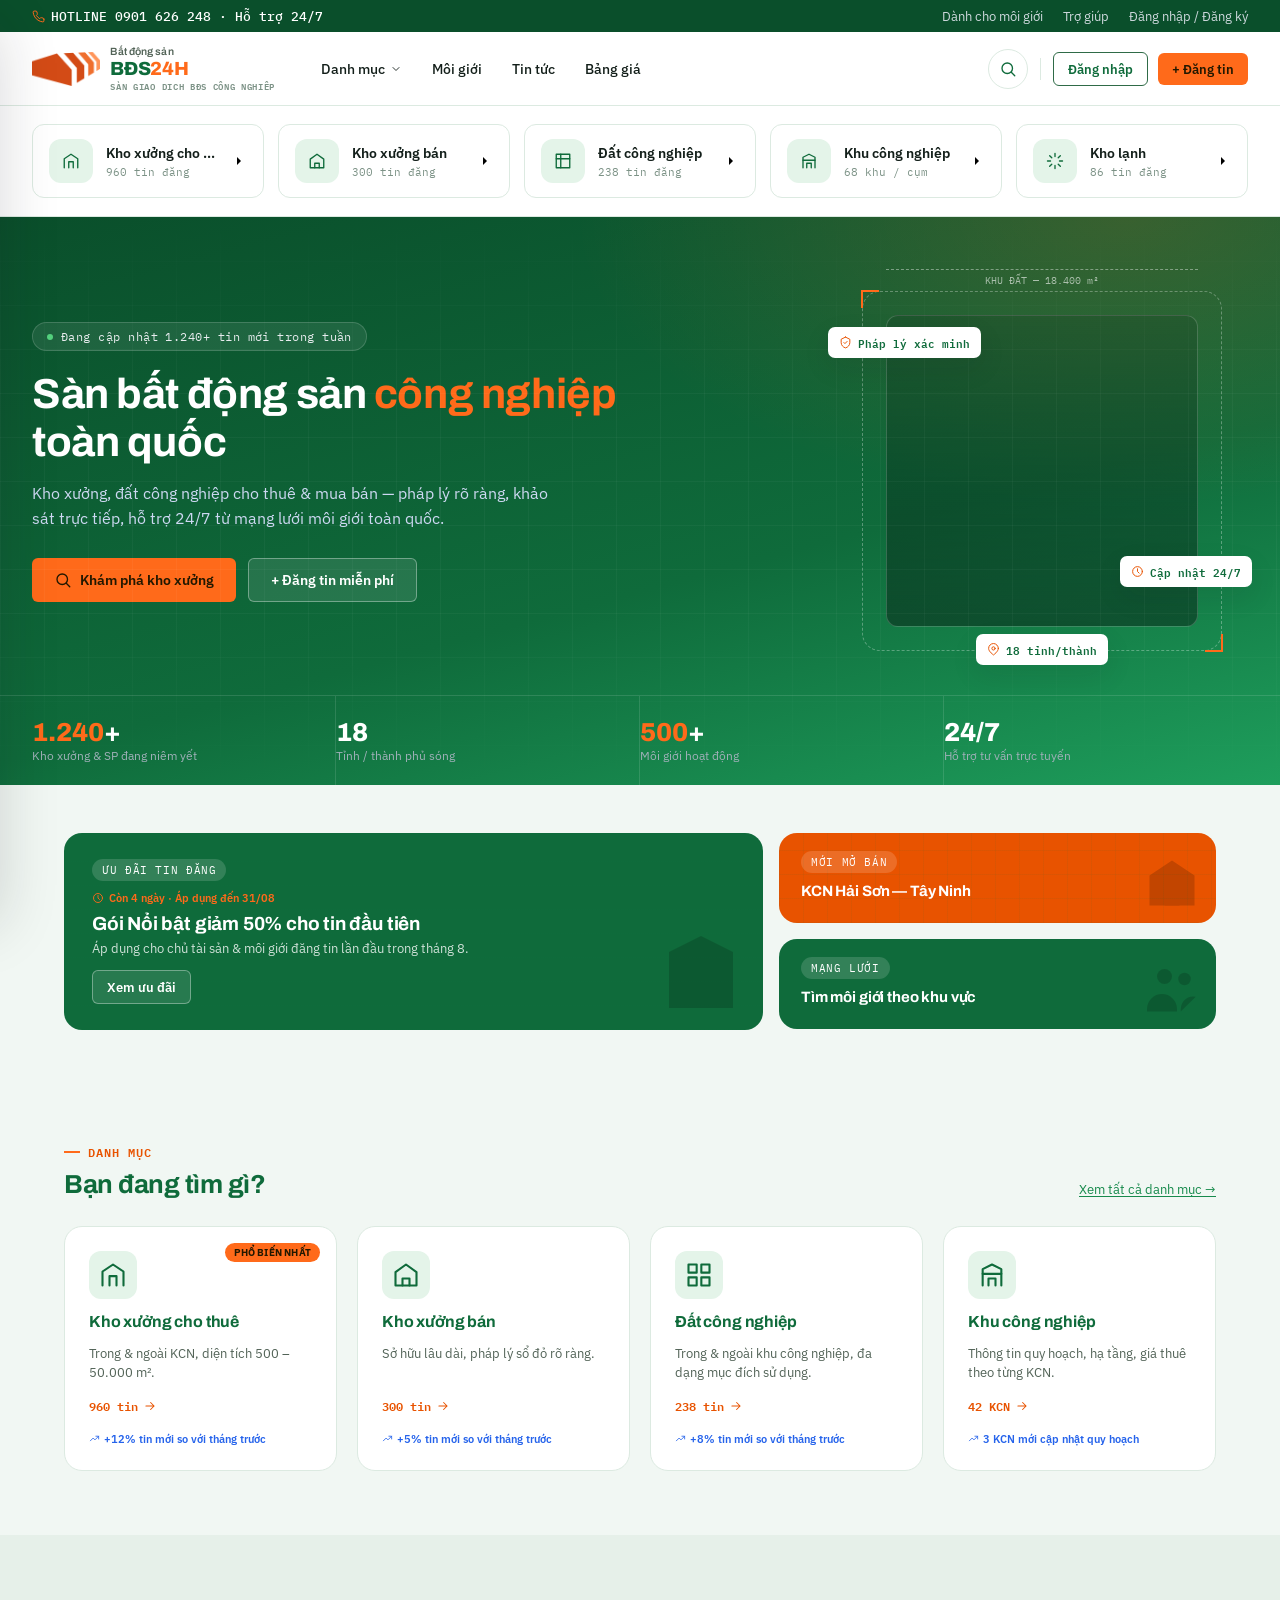
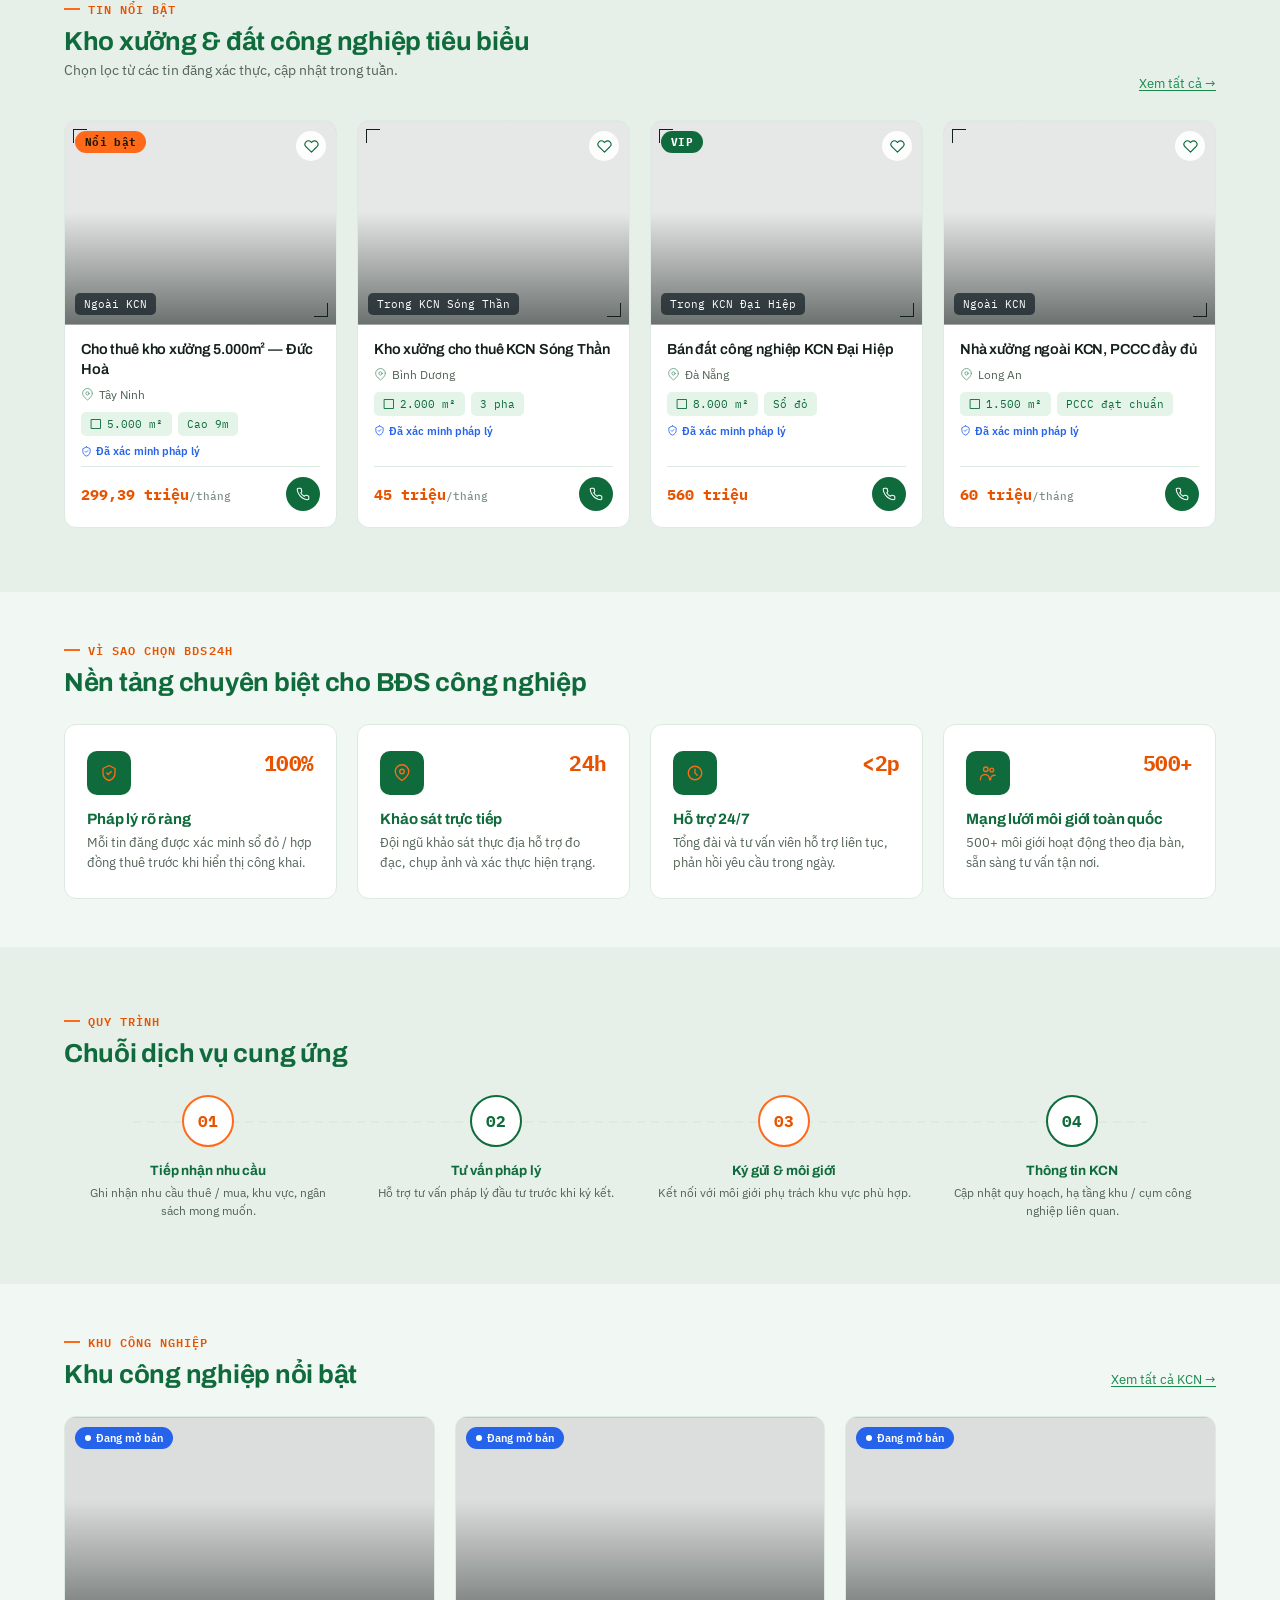
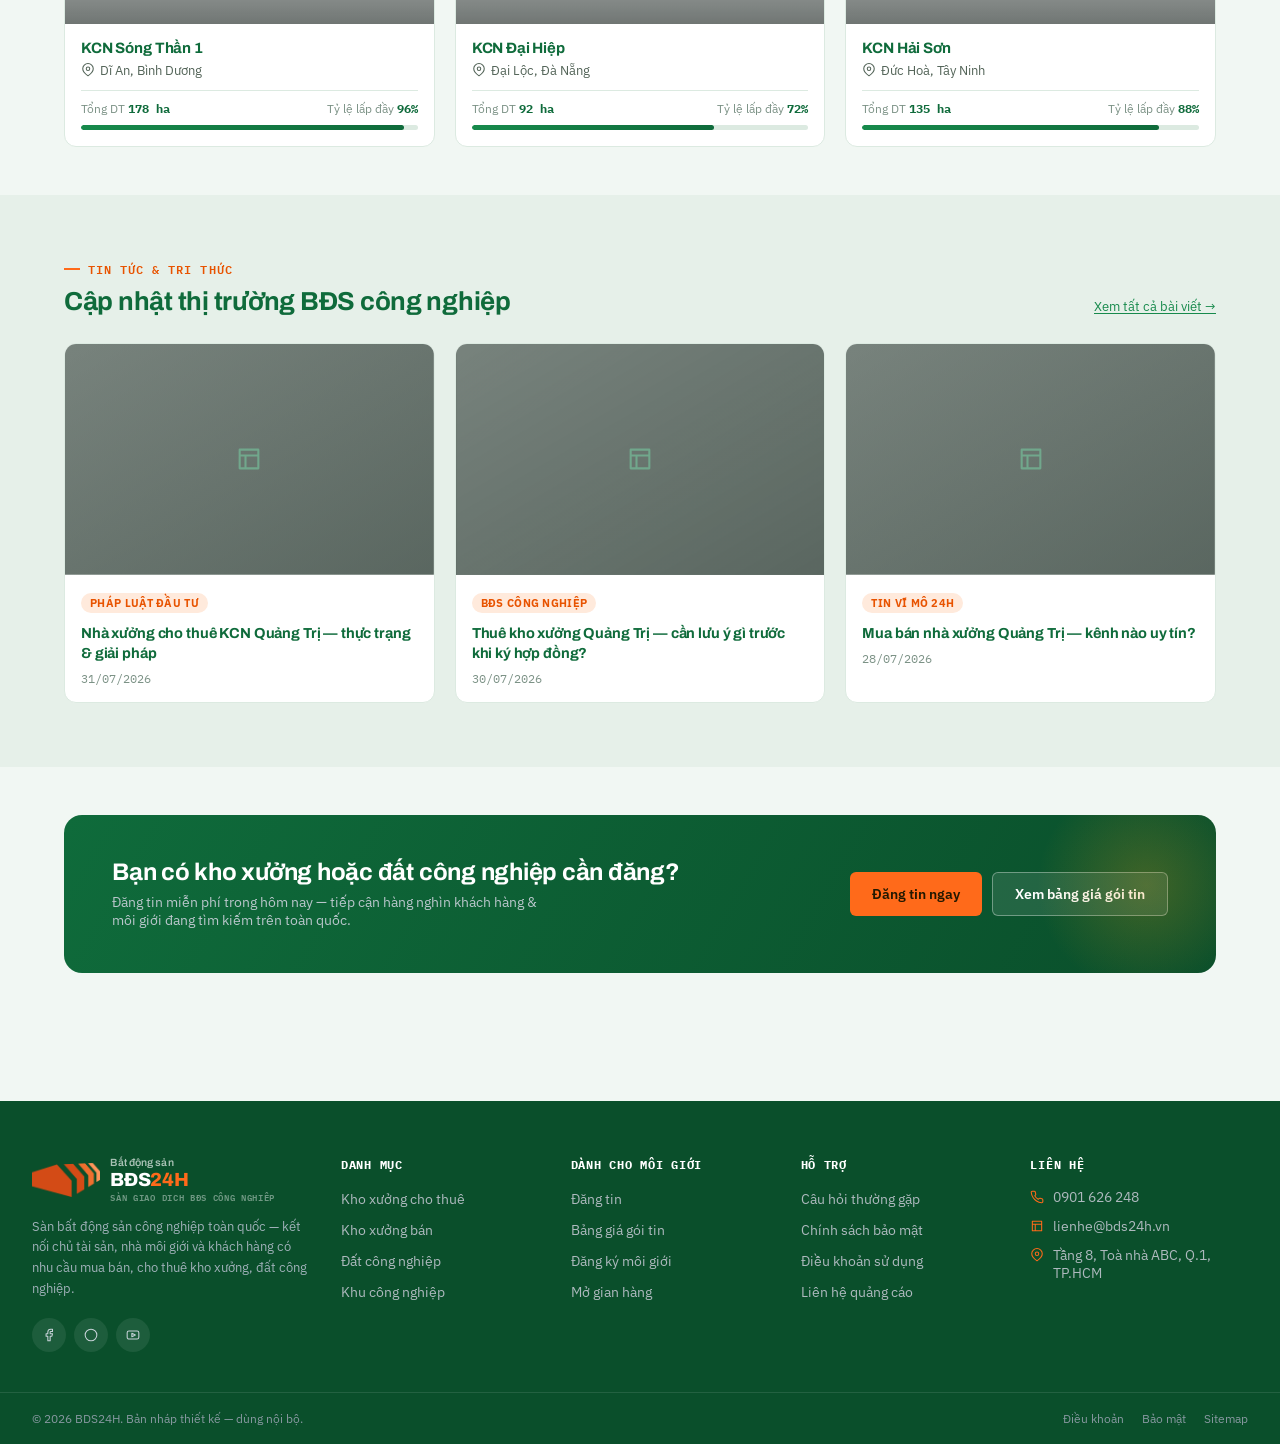
<file: index.html>
<!doctype html>
<html lang="vi">
<head>
<meta charset="UTF-8">
<meta name="viewport" content="width=device-width, initial-scale=1.0">
<title>BDS24H — Sàn bất động sản công nghiệp toàn quốc</title>
<link rel="preconnect" href="https://fonts.googleapis.com">
<link href="https://fonts.googleapis.com/css2?family=Archivo:wght@600;700;800&family=IBM+Plex+Sans:wght@400;500;600&family=IBM+Plex+Mono:wght@400;500;600&display=swap" rel="stylesheet">
<link rel="stylesheet" href="assets/css/styles.css">
</head>
<body>

<!-- ============ HEADER ============ -->
<div class="topbar">
  <div class="container">
    <div class="hotline">
      <svg class="ic" viewBox="0 0 24 24"><path d="M22 16.92v3a2 2 0 0 1-2.18 2 19.79 19.79 0 0 1-8.63-3.07 19.5 19.5 0 0 1-6-6 19.79 19.79 0 0 1-3.07-8.67A2 2 0 0 1 4.11 2h3a2 2 0 0 1 2 1.72c.127.96.361 1.903.7 2.81a2 2 0 0 1-.45 2.11L8.09 9.91a16 16 0 0 0 6 6l1.27-1.27a2 2 0 0 1 2.11-.45c.907.339 1.85.573 2.81.7A2 2 0 0 1 22 16.92z"/></svg>
      HOTLINE 0901 626 248 · Hỗ trợ 24/7
    </div>
    <div class="topbar-links">
      <a href="moi-gioi.html">Dành cho môi giới</a>
      <a href="#">Trợ giúp</a>
      <a href="#">Đăng nhập / Đăng ký</a>
    </div>
  </div>
</div>

<header class="site-header">
  <div class="header-row container">
    <a href="index.html" class="brand">
      <img class="brand-mark" src="assets/img/logo-mark.png" alt="BDS 24H">
      <span class="brand-text">
        <span class="bt-sub">Bất động sản</span>
        <span class="bt-main">BĐS<em>24H</em></span>
        <span class="bt-tag">Sàn giao dịch BĐS công nghiệp</span>
      </span>
    </a>

    <button class="hamburger" aria-label="Menu">
      <svg class="ic" viewBox="0 0 24 24"><path d="M3 6h18M3 12h18M3 18h18"/></svg>
    </button>

    <ul class="main-nav">
      <li>
        <button class="nav-trigger">Danh mục
          <svg class="ic chev" viewBox="0 0 24 24"><path d="M6 9l6 6 6-6"/></svg>
        </button>
        <div class="megamenu">
          <div class="megamenu-col">
            <h4><svg class="ic" viewBox="0 0 24 24"><path d="M3 21V9l9-6 9 6v12"/><path d="M9 21v-8h6v8"/></svg>Kho xưởng cho thuê</h4>
            <a href="danh-sach.html">Trong khu công nghiệp <span class="count">612</span></a>
            <a href="danh-sach.html">Ngoài khu công nghiệp <span class="count">348</span></a>
          </div>
          <div class="megamenu-col">
            <h4><svg class="ic" viewBox="0 0 24 24"><path d="M3 9.5 12 3l9 6.5V21H3z"/><path d="M9 21v-6h6v6"/></svg>Kho xưởng bán</h4>
            <a href="danh-sach.html">Trong khu công nghiệp <span class="count">204</span></a>
            <a href="danh-sach.html">Ngoài khu công nghiệp <span class="count">96</span></a>
          </div>
          <div class="megamenu-col">
            <h4><svg class="ic" viewBox="0 0 24 24"><path d="M3 3h18v18H3z"/><path d="M3 9h18M9 3v18"/></svg>Đất công nghiệp</h4>
            <a href="danh-sach.html">Đất trong KCN <span class="count">150</span></a>
            <a href="danh-sach.html">Đất ngoài KCN <span class="count">88</span></a>
            <a href="khu-cong-nghiep.html">Khu công nghiệp <span class="count">42</span></a>
          </div>
          <div class="megamenu-promo">
            <div class="mp-card">
              <svg class="wm" viewBox="0 0 24 24" fill="none" stroke="currentColor" stroke-width="1.5"><path d="M4 21V7l8-4 8 4v14"/><path d="M4 11h16M9 21v-6h6v6"/></svg>
              <h5>Đăng tin miễn phí</h5>
              <p>Tiếp cận hàng nghìn nhà đầu tư mỗi ngày.</p>
              <a href="dang-tin.html" class="btn sm">+ Đăng tin ngay</a>
            </div>
          </div>
        </div>
      </li>
      <li><a href="moi-gioi.html">Môi giới</a></li>
      <li><a href="tin-tuc.html">Tin tức</a></li>
      <li><a href="goi-tin.html">Bảng giá</a></li>
    </ul>

    <div class="header-actions">
      <button class="header-search-btn" aria-label="Tìm kiếm">
        <svg class="ic" viewBox="0 0 24 24"><circle cx="11" cy="11" r="7"/><path d="m21 21-4.3-4.3"/></svg>
      </button>
      <div class="divider-v"></div>
      <a href="#" class="btn ghost sm">Đăng nhập</a>
      <a href="dang-tin.html" class="btn sm">+ Đăng tin</a>
    </div>
  </div>
</header>

<!-- ============ MOBILE NAV DRAWER ============ -->
<div class="mobile-nav">
  <div class="mn-head">
    <a href="index.html" class="brand">
      <img class="brand-mark" src="assets/img/logo-mark.png" alt="BDS 24H">
      <span class="brand-text">
        <span class="bt-sub">Bất động sản</span>
        <span class="bt-main">BĐS<em>24H</em></span>
        <span class="bt-tag">Sàn giao dịch BĐS công nghiệp</span>
      </span>
    </a>
    <button class="mn-close" aria-label="Đóng menu"><svg class="ic" viewBox="0 0 24 24"><path d="M18 6 6 18M6 6l12 12"/></svg></button>
  </div>
  <div class="mn-search">
    <svg class="ic ic-in" viewBox="0 0 24 24"><circle cx="11" cy="11" r="7"/><path d="m21 21-4.3-4.3"/></svg>
    <input placeholder="Tìm kho xưởng, đất công nghiệp...">
  </div>
  <nav class="mn-links">
    <div class="mn-group-title">Danh mục</div>
    <a href="danh-sach.html"><svg class="ic sm" viewBox="0 0 24 24"><path d="M3 21V9l9-6 9 6v12"/><path d="M9 21v-8h6v8"/></svg>Kho xưởng cho thuê</a>
    <a href="danh-sach.html"><svg class="ic sm" viewBox="0 0 24 24"><path d="M3 9.5 12 3l9 6.5V21H3z"/><path d="M9 21v-6h6v6"/></svg>Kho xưởng bán</a>
    <a href="danh-sach.html"><svg class="ic sm" viewBox="0 0 24 24"><path d="M3 3h18v18H3z"/><path d="M3 9h18M9 3v18"/></svg>Đất công nghiệp</a>
    <a href="khu-cong-nghiep.html"><svg class="ic sm" viewBox="0 0 24 24"><path d="M4 21V7l8-4 8 4v14"/><path d="M4 11h16M9 21v-6h6v6"/></svg>Khu công nghiệp</a>
    <div class="mn-group-title">Khác</div>
    <a href="moi-gioi.html"><svg class="ic sm" viewBox="0 0 24 24"><circle cx="9" cy="7" r="3"/><path d="M2 21v-1a6 6 0 0 1 12 0v1"/><circle cx="17" cy="8" r="2.5"/><path d="M15.5 21v-1a5 5 0 0 1 6-4.9"/></svg>Môi giới</a>
    <a href="tin-tuc.html"><svg class="ic sm" viewBox="0 0 24 24"><path d="M4 4h16v16H4zM4 9h16M9 9v11"/></svg>Tin tức</a>
    <a href="goi-tin.html"><svg class="ic sm" viewBox="0 0 24 24"><path d="M20 12v6a2 2 0 0 1-2 2H6a2 2 0 0 1-2-2v-6M2 7h20v5H2zM12 7v13"/></svg>Bảng giá gói tin</a>
  </nav>
  <div class="mn-foot">
    <div class="mn-actions">
      <a href="#" class="btn ghost block">Đăng nhập</a>
      <a href="dang-tin.html" class="btn block">+ Đăng tin</a>
    </div>
    <div class="mn-hotline"><svg class="ic sm" viewBox="0 0 24 24"><path d="M22 16.92v3a2 2 0 0 1-2.18 2 19.79 19.79 0 0 1-8.63-3.07 19.5 19.5 0 0 1-6-6 19.79 19.79 0 0 1-3.07-8.67A2 2 0 0 1 4.11 2h3a2 2 0 0 1 2 1.72c.127.96.361 1.903.7 2.81a2 2 0 0 1-.45 2.11L8.09 9.91a16 16 0 0 0 6 6l1.27-1.27a2 2 0 0 1 2.11-.45c.907.339 1.85.573 2.81.7A2 2 0 0 1 22 16.92z"/></svg>HOTLINE 0901 626 248</div>
  </div>
</div>
<div class="nav-overlay"></div>

<!-- ============ CATEGORY RAIL (kiểu sàn TMĐT) ============ -->
<nav class="category-rail" aria-label="Danh mục nhanh">
  <div class="crail-list">
    <a class="crail-card" href="danh-sach.html">
      <span class="cc-icon"><svg class="ic" viewBox="0 0 24 24"><path d="M3 21V9l9-6 9 6v12"/><path d="M9 21v-8h6v8"/></svg></span>
      <span class="cc-text"><b>Kho xưởng cho thuê</b><small>960 tin đăng</small></span>
      <svg class="cc-arrow" viewBox="0 0 24 24"><path d="M9 6l6 6-6 6"/></svg>
    </a>
    <a class="crail-card" href="danh-sach.html">
      <span class="cc-icon"><svg class="ic" viewBox="0 0 24 24"><path d="M3 9.5 12 3l9 6.5V21H3z"/><path d="M9 21v-6h6v6"/></svg></span>
      <span class="cc-text"><b>Kho xưởng bán</b><small>300 tin đăng</small></span>
      <svg class="cc-arrow" viewBox="0 0 24 24"><path d="M9 6l6 6-6 6"/></svg>
    </a>
    <a class="crail-card" href="danh-sach.html">
      <span class="cc-icon"><svg class="ic" viewBox="0 0 24 24"><path d="M3 3h18v18H3z"/><path d="M3 9h18M9 3v18"/></svg></span>
      <span class="cc-text"><b>Đất công nghiệp</b><small>238 tin đăng</small></span>
      <svg class="cc-arrow" viewBox="0 0 24 24"><path d="M9 6l6 6-6 6"/></svg>
    </a>
    <a class="crail-card" href="khu-cong-nghiep.html">
      <span class="cc-icon"><svg class="ic" viewBox="0 0 24 24"><path d="M4 21V7l8-4 8 4v14"/><path d="M4 11h16M9 21v-6h6v6"/></svg></span>
      <span class="cc-text"><b>Khu công nghiệp</b><small>68 khu / cụm</small></span>
      <svg class="cc-arrow" viewBox="0 0 24 24"><path d="M9 6l6 6-6 6"/></svg>
    </a>
    <a class="crail-card" href="danh-sach.html">
      <span class="cc-icon"><svg class="ic" viewBox="0 0 24 24"><path d="M12 2v4M12 18v4M4.9 4.9l2.8 2.8M16.3 16.3l2.8 2.8M2 12h4M18 12h4M4.9 19.1l2.8-2.8M16.3 7.7l2.8-2.8"/></svg></span>
      <span class="cc-text"><b>Kho lạnh</b><small>86 tin đăng</small></span>
      <svg class="cc-arrow" viewBox="0 0 24 24"><path d="M9 6l6 6-6 6"/></svg>
    </a>
  </div>
</nav>

<!-- ============ HERO ============ -->
<section class="hero">
  <div class="hero-inner container">
    <div class="hero-copy">
      <span class="hero-eyebrow"><span class="dot"></span> Đang cập nhật 1.240+ tin mới trong tuần</span>
      <h1>Sàn bất động sản <em>công nghiệp</em> toàn quốc</h1>
      <p class="lede">Kho xưởng, đất công nghiệp cho thuê &amp; mua bán — pháp lý rõ ràng, khảo sát trực tiếp, hỗ trợ 24/7 từ mạng lưới môi giới toàn quốc.</p>
      <div class="hero-cta">
        <a href="danh-sach.html" class="btn">
          <svg class="ic" viewBox="0 0 24 24"><circle cx="11" cy="11" r="7"/><path d="m21 21-4.3-4.3"/></svg>
          Khám phá kho xưởng
        </a>
        <a href="dang-tin.html" class="btn on-dark">+ Đăng tin miễn phí</a>
      </div>
    </div>

    <div class="hero-visual">
      <span class="measure-top">KHU ĐẤT — 18.400 m²</span>
      <div class="frame"></div>
      <div class="hero-visual-inner" style="--photo:url('https://images.unsplash.com/photo-1717662292794-51cc6ab54a00?q=80&w=700&auto=format&fit=crop')"></div>
      <span class="tag t1"><svg class="ic" viewBox="0 0 24 24"><path d="M12 2l8 4v6c0 5-3.4 8.6-8 10-4.6-1.4-8-5-8-10V6l8-4z"/><path d="m9 12 2 2 4-4"/></svg>Pháp lý xác minh</span>
      <span class="tag t2"><svg class="ic" viewBox="0 0 24 24"><circle cx="12" cy="12" r="9"/><path d="M12 7v5l3 3"/></svg>Cập nhật 24/7</span>
      <span class="tag t3"><svg class="ic" viewBox="0 0 24 24"><path d="M21 10c0 6-9 12-9 12S3 16 3 10a9 9 0 0 1 18 0z"/><circle cx="12" cy="10" r="3"/></svg>18 tỉnh/thành</span>
    </div>
  </div>

  <div class="hero-stats">
    <div class="container">
      <div class="hstat"><div class="n"><span>1.240</span>+</div><div class="l">Kho xưởng &amp; SP đang niêm yết</div></div>
      <div class="hstat"><div class="n">18</div><div class="l">Tỉnh / thành phủ sóng</div></div>
      <div class="hstat"><div class="n"><span>500</span>+</div><div class="l">Môi giới hoạt động</div></div>
      <div class="hstat"><div class="n">24/7</div><div class="l">Hỗ trợ tư vấn trực tuyến</div></div>
    </div>
  </div>
</section>

<!-- ============ PROMO BANNER (kiểu sàn TMĐT) ============ -->
<section class="section tight">
  <div class="container">
    <div class="promo-grid">
      <div class="promo-card">
        <svg class="promo-ic" viewBox="0 0 24 24"><path d="M4 21V7l8-4 8 4v14"/><path d="M4 11h16M9 21v-6h6v6"/></svg>
        <span class="tag">Ưu đãi tin đăng</span>
        <div class="countdown"><svg class="ic" viewBox="0 0 24 24"><circle cx="12" cy="12" r="9"/><path d="M12 7v5l3 3"/></svg>Còn 4 ngày · Áp dụng đến 31/08</div>
        <h3>Gói Nổi bật giảm 50% cho tin đầu tiên</h3>
        <p>Áp dụng cho chủ tài sản &amp; môi giới đăng tin lần đầu trong tháng 8.</p>
        <a href="#packages" class="btn on-dark sm">Xem ưu đãi</a>
      </div>
      <div class="promo-stack">
        <div class="promo-card orange">
          <svg class="promo-ic" viewBox="0 0 24 24"><path d="M3 21V9l9-6 9 6v12"/><path d="M9 21v-8h6v8"/></svg>
          <span class="tag">Mới mở bán</span>
          <h3 style="font-size:15px">KCN Hải Sơn — Tây Ninh</h3>
        </div>
        <div class="promo-card">
          <svg class="promo-ic" viewBox="0 0 24 24"><circle cx="9" cy="7" r="3"/><path d="M2 21v-1a6 6 0 0 1 12 0v1"/><circle cx="17" cy="8" r="2.5"/><path d="M15.5 21v-1a5 5 0 0 1 6-4.9"/></svg>
          <span class="tag">Mạng lưới</span>
          <h3 style="font-size:15px">Tìm môi giới theo khu vực</h3>
        </div>
      </div>
    </div>
  </div>
</section>

<!-- ============ DANH MỤC NỔI BẬT ============ -->
<section class="section">
  <div class="container">
    <div class="section-head">
      <div>
        <div class="eyebrow">Danh mục</div>
        <h2>Bạn đang tìm gì?</h2>
      </div>
      <a href="danh-sach.html" class="link">Xem tất cả danh mục →</a>
    </div>
    <div class="grid g4">
      <a href="danh-sach.html" class="cat-tile">
        <span class="cat-ribbon">Phổ biến nhất</span>
        <div class="icwrap"><svg class="ic lg" viewBox="0 0 24 24"><path d="M3 21V9l9-6 9 6v12"/><path d="M9 21v-8h6v8"/></svg></div>
        <h3>Kho xưởng cho thuê</h3>
        <p>Trong &amp; ngoài KCN, diện tích 500 – 50.000 m².</p>
        <div class="count">960 tin <svg class="ic sm" viewBox="0 0 24 24"><path d="M5 12h14M13 6l6 6-6 6"/></svg></div>
        <div class="cat-trend"><svg class="ic" viewBox="0 0 24 24"><path d="M3 17l6-6 4 4 8-8"/><path d="M15 7h6v6"/></svg>+12% tin mới so với tháng trước</div>
      </a>
      <a href="danh-sach.html" class="cat-tile">
        <div class="icwrap"><svg class="ic lg" viewBox="0 0 24 24"><path d="M3 9.5 12 3l9 6.5V21H3z"/><path d="M9 21v-6h6v6"/></svg></div>
        <h3>Kho xưởng bán</h3>
        <p>Sở hữu lâu dài, pháp lý sổ đỏ rõ ràng.</p>
        <div class="count">300 tin <svg class="ic sm" viewBox="0 0 24 24"><path d="M5 12h14M13 6l6 6-6 6"/></svg></div>
        <div class="cat-trend"><svg class="ic" viewBox="0 0 24 24"><path d="M3 17l6-6 4 4 8-8"/><path d="M15 7h6v6"/></svg>+5% tin mới so với tháng trước</div>
      </a>
      <a href="danh-sach.html" class="cat-tile">
        <div class="icwrap"><svg class="ic lg" viewBox="0 0 24 24"><path d="M3 3h7v7H3zM14 3h7v7h-7zM14 14h7v7h-7zM3 14h7v7H3z"/></svg></div>
        <h3>Đất công nghiệp</h3>
        <p>Trong &amp; ngoài khu công nghiệp, đa dạng mục đích sử dụng.</p>
        <div class="count">238 tin <svg class="ic sm" viewBox="0 0 24 24"><path d="M5 12h14M13 6l6 6-6 6"/></svg></div>
        <div class="cat-trend"><svg class="ic" viewBox="0 0 24 24"><path d="M3 17l6-6 4 4 8-8"/><path d="M15 7h6v6"/></svg>+8% tin mới so với tháng trước</div>
      </a>
      <a href="danh-sach.html" class="cat-tile">
        <div class="icwrap"><svg class="ic lg" viewBox="0 0 24 24"><path d="M4 21V7l8-4 8 4v14"/><path d="M4 11h16M9 21v-6h6v6"/></svg></div>
        <h3>Khu công nghiệp</h3>
        <p>Thông tin quy hoạch, hạ tầng, giá thuê theo từng KCN.</p>
        <div class="count">42 KCN <svg class="ic sm" viewBox="0 0 24 24"><path d="M5 12h14M13 6l6 6-6 6"/></svg></div>
        <div class="cat-trend"><svg class="ic" viewBox="0 0 24 24"><path d="M3 17l6-6 4 4 8-8"/><path d="M15 7h6v6"/></svg>3 KCN mới cập nhật quy hoạch</div>
      </a>
    </div>
  </div>
</section>

<!-- ============ KHO XƯỞNG TIÊU BIỂU ============ -->
<section class="section alt">
  <div class="container">
    <div class="section-head">
      <div>
        <div class="eyebrow">Tin nổi bật</div>
        <h2>Kho xưởng &amp; đất công nghiệp tiêu biểu</h2>
        <p>Chọn lọc từ các tin đăng xác thực, cập nhật trong tuần.</p>
      </div>
      <a href="danh-sach.html" class="link">Xem tất cả →</a>
    </div>

    <div class="grid g4">
      <a href="chi-tiet.html" class="pcard">
        <div class="pcard-media" style="--photo:url('https://images.unsplash.com/photo-1758789667762-56175fe4601c?q=80&w=1000&auto=format&fit=crop')">
          <span class="ribbon">Nổi bật</span>
          <span class="fav"><svg class="ic" viewBox="0 0 24 24"><path d="M20.8 4.6a5.5 5.5 0 0 0-7.8 0L12 5.6l-1-1a5.5 5.5 0 0 0-7.8 7.8l1 1L12 21l7.8-7.8 1-1a5.5 5.5 0 0 0 0-7.6z"/></svg></span>
          
          <span class="kcn-tag">Ngoài KCN</span>
        </div>
        <div class="pcard-body">
          <h3 class="pcard-title">Cho thuê kho xưởng 5.000m² — Đức Hoà</h3>
          <div class="pcard-loc"><svg class="ic" viewBox="0 0 24 24"><path d="M21 10c0 6-9 12-9 12S3 16 3 10a9 9 0 0 1 18 0z"/><circle cx="12" cy="10" r="3"/></svg>Tây Ninh</div>
          <div class="pcard-specs">
            <span class="spec-pill"><svg class="ic" viewBox="0 0 24 24"><path d="M3 3h18v18H3z"/></svg>5.000 m²</span>
            <span class="spec-pill">Cao 9m</span>
          </div>
          <div class="pcard-verified"><svg class="ic" viewBox="0 0 24 24"><path d="M12 2l8 4v6c0 5-3.4 8.6-8 10-4.6-1.4-8-5-8-10V6l8-4z"/><path d="m9 12 2 2 4-4"/></svg>Đã xác minh pháp lý</div>
          <div class="pcard-foot">
            <div class="price">299,39 triệu<small>/tháng</small></div>
            <span class="call"><svg class="ic sm" viewBox="0 0 24 24"><path d="M22 16.92v3a2 2 0 0 1-2.18 2 19.79 19.79 0 0 1-8.63-3.07 19.5 19.5 0 0 1-6-6 19.79 19.79 0 0 1-3.07-8.67A2 2 0 0 1 4.11 2h3a2 2 0 0 1 2 1.72c.127.96.361 1.903.7 2.81a2 2 0 0 1-.45 2.11L8.09 9.91a16 16 0 0 0 6 6l1.27-1.27a2 2 0 0 1 2.11-.45c.907.339 1.85.573 2.81.7A2 2 0 0 1 22 16.92z"/></svg></span>
          </div>
        </div>
      </a>

      <a href="chi-tiet.html" class="pcard">
        <div class="pcard-media" style="--photo:url('https://images.unsplash.com/photo-1780367261654-45395777b560?q=80&w=1000&auto=format&fit=crop')">
          <span class="fav"><svg class="ic" viewBox="0 0 24 24"><path d="M20.8 4.6a5.5 5.5 0 0 0-7.8 0L12 5.6l-1-1a5.5 5.5 0 0 0-7.8 7.8l1 1L12 21l7.8-7.8 1-1a5.5 5.5 0 0 0 0-7.6z"/></svg></span>
          
          <span class="kcn-tag">Trong KCN Sóng Thần</span>
        </div>
        <div class="pcard-body">
          <h3 class="pcard-title">Kho xưởng cho thuê KCN Sóng Thần</h3>
          <div class="pcard-loc"><svg class="ic" viewBox="0 0 24 24"><path d="M21 10c0 6-9 12-9 12S3 16 3 10a9 9 0 0 1 18 0z"/><circle cx="12" cy="10" r="3"/></svg>Bình Dương</div>
          <div class="pcard-specs">
            <span class="spec-pill"><svg class="ic" viewBox="0 0 24 24"><path d="M3 3h18v18H3z"/></svg>2.000 m²</span>
            <span class="spec-pill">3 pha</span>
          </div>
          <div class="pcard-verified"><svg class="ic" viewBox="0 0 24 24"><path d="M12 2l8 4v6c0 5-3.4 8.6-8 10-4.6-1.4-8-5-8-10V6l8-4z"/><path d="m9 12 2 2 4-4"/></svg>Đã xác minh pháp lý</div>
          <div class="pcard-foot">
            <div class="price">45 triệu<small>/tháng</small></div>
            <span class="call"><svg class="ic sm" viewBox="0 0 24 24"><path d="M22 16.92v3a2 2 0 0 1-2.18 2 19.79 19.79 0 0 1-8.63-3.07 19.5 19.5 0 0 1-6-6 19.79 19.79 0 0 1-3.07-8.67A2 2 0 0 1 4.11 2h3a2 2 0 0 1 2 1.72c.127.96.361 1.903.7 2.81a2 2 0 0 1-.45 2.11L8.09 9.91a16 16 0 0 0 6 6l1.27-1.27a2 2 0 0 1 2.11-.45c.907.339 1.85.573 2.81.7A2 2 0 0 1 22 16.92z"/></svg></span>
          </div>
        </div>
      </a>

      <a href="chi-tiet.html" class="pcard">
        <div class="pcard-media" style="--photo:url('https://images.unsplash.com/photo-1592385456792-dfef3ae5fa87?q=80&w=1000&auto=format&fit=crop')">
          <span class="ribbon vip">VIP</span>
          <span class="fav"><svg class="ic" viewBox="0 0 24 24"><path d="M20.8 4.6a5.5 5.5 0 0 0-7.8 0L12 5.6l-1-1a5.5 5.5 0 0 0-7.8 7.8l1 1L12 21l7.8-7.8 1-1a5.5 5.5 0 0 0 0-7.6z"/></svg></span>
          
          <span class="kcn-tag">Trong KCN Đại Hiệp</span>
        </div>
        <div class="pcard-body">
          <h3 class="pcard-title">Bán đất công nghiệp KCN Đại Hiệp</h3>
          <div class="pcard-loc"><svg class="ic" viewBox="0 0 24 24"><path d="M21 10c0 6-9 12-9 12S3 16 3 10a9 9 0 0 1 18 0z"/><circle cx="12" cy="10" r="3"/></svg>Đà Nẵng</div>
          <div class="pcard-specs">
            <span class="spec-pill"><svg class="ic" viewBox="0 0 24 24"><path d="M3 3h18v18H3z"/></svg>8.000 m²</span>
            <span class="spec-pill">Sổ đỏ</span>
          </div>
          <div class="pcard-verified"><svg class="ic" viewBox="0 0 24 24"><path d="M12 2l8 4v6c0 5-3.4 8.6-8 10-4.6-1.4-8-5-8-10V6l8-4z"/><path d="m9 12 2 2 4-4"/></svg>Đã xác minh pháp lý</div>
          <div class="pcard-foot">
            <div class="price">560 triệu</div>
            <span class="call"><svg class="ic sm" viewBox="0 0 24 24"><path d="M22 16.92v3a2 2 0 0 1-2.18 2 19.79 19.79 0 0 1-8.63-3.07 19.5 19.5 0 0 1-6-6 19.79 19.79 0 0 1-3.07-8.67A2 2 0 0 1 4.11 2h3a2 2 0 0 1 2 1.72c.127.96.361 1.903.7 2.81a2 2 0 0 1-.45 2.11L8.09 9.91a16 16 0 0 0 6 6l1.27-1.27a2 2 0 0 1 2.11-.45c.907.339 1.85.573 2.81.7A2 2 0 0 1 22 16.92z"/></svg></span>
          </div>
        </div>
      </a>

      <a href="chi-tiet.html" class="pcard">
        <div class="pcard-media" style="--photo:url('https://images.unsplash.com/photo-1769441772946-c91a56c00524?q=80&w=1000&auto=format&fit=crop')">
          <span class="fav"><svg class="ic" viewBox="0 0 24 24"><path d="M20.8 4.6a5.5 5.5 0 0 0-7.8 0L12 5.6l-1-1a5.5 5.5 0 0 0-7.8 7.8l1 1L12 21l7.8-7.8 1-1a5.5 5.5 0 0 0 0-7.6z"/></svg></span>
          
          <span class="kcn-tag">Ngoài KCN</span>
        </div>
        <div class="pcard-body">
          <h3 class="pcard-title">Nhà xưởng ngoài KCN, PCCC đầy đủ</h3>
          <div class="pcard-loc"><svg class="ic" viewBox="0 0 24 24"><path d="M21 10c0 6-9 12-9 12S3 16 3 10a9 9 0 0 1 18 0z"/><circle cx="12" cy="10" r="3"/></svg>Long An</div>
          <div class="pcard-specs">
            <span class="spec-pill"><svg class="ic" viewBox="0 0 24 24"><path d="M3 3h18v18H3z"/></svg>1.500 m²</span>
            <span class="spec-pill">PCCC đạt chuẩn</span>
          </div>
          <div class="pcard-verified"><svg class="ic" viewBox="0 0 24 24"><path d="M12 2l8 4v6c0 5-3.4 8.6-8 10-4.6-1.4-8-5-8-10V6l8-4z"/><path d="m9 12 2 2 4-4"/></svg>Đã xác minh pháp lý</div>
          <div class="pcard-foot">
            <div class="price">60 triệu<small>/tháng</small></div>
            <span class="call"><svg class="ic sm" viewBox="0 0 24 24"><path d="M22 16.92v3a2 2 0 0 1-2.18 2 19.79 19.79 0 0 1-8.63-3.07 19.5 19.5 0 0 1-6-6 19.79 19.79 0 0 1-3.07-8.67A2 2 0 0 1 4.11 2h3a2 2 0 0 1 2 1.72c.127.96.361 1.903.7 2.81a2 2 0 0 1-.45 2.11L8.09 9.91a16 16 0 0 0 6 6l1.27-1.27a2 2 0 0 1 2.11-.45c.907.339 1.85.573 2.81.7A2 2 0 0 1 22 16.92z"/></svg></span>
          </div>
        </div>
      </a>
    </div>
  </div>
</section>

<!-- ============ VÌ SAO CHỌN BDS24H ============ -->
<section class="section tight">
  <div class="container">
    <div class="section-head">
      <div>
        <div class="eyebrow">Vì sao chọn BDS24H</div>
        <h2>Nền tảng chuyên biệt cho BĐS công nghiệp</h2>
      </div>
    </div>
    <div class="grid g4">
      <div class="trust-card">
        <span class="stat-badge">100%</span>
        <div class="icwrap"><svg class="ic" viewBox="0 0 24 24"><path d="M12 2l8 4v6c0 5-3.4 8.6-8 10-4.6-1.4-8-5-8-10V6l8-4z"/><path d="m9 12 2 2 4-4"/></svg></div>
        <h3>Pháp lý rõ ràng</h3>
        <p>Mỗi tin đăng được xác minh sổ đỏ / hợp đồng thuê trước khi hiển thị công khai.</p>
      </div>
      <div class="trust-card">
        <span class="stat-badge">24h</span>
        <div class="icwrap"><svg class="ic" viewBox="0 0 24 24"><path d="M21 10c0 6-9 12-9 12S3 16 3 10a9 9 0 0 1 18 0z"/><circle cx="12" cy="10" r="3"/></svg></div>
        <h3>Khảo sát trực tiếp</h3>
        <p>Đội ngũ khảo sát thực địa hỗ trợ đo đạc, chụp ảnh và xác thực hiện trạng.</p>
      </div>
      <div class="trust-card">
        <span class="stat-badge">&lt;2p</span>
        <div class="icwrap"><svg class="ic" viewBox="0 0 24 24"><circle cx="12" cy="12" r="9"/><path d="M12 7v5l3 3"/></svg></div>
        <h3>Hỗ trợ 24/7</h3>
        <p>Tổng đài và tư vấn viên hỗ trợ liên tục, phản hồi yêu cầu trong ngày.</p>
      </div>
      <div class="trust-card">
        <span class="stat-badge">500+</span>
        <div class="icwrap"><svg class="ic" viewBox="0 0 24 24"><circle cx="9" cy="7" r="3"/><path d="M2 21v-1a6 6 0 0 1 12 0v1"/><circle cx="17" cy="8" r="2.5"/><path d="M15.5 21v-1a5 5 0 0 1 6-4.9"/></svg></div>
        <h3>Mạng lưới môi giới toàn quốc</h3>
        <p>500+ môi giới hoạt động theo địa bàn, sẵn sàng tư vấn tận nơi.</p>
      </div>
    </div>
  </div>
</section>

<!-- ============ QUY TRÌNH ============ -->
<section class="section alt">
  <div class="container">
    <div class="section-head">
      <div>
        <div class="eyebrow">Quy trình</div>
        <h2>Chuỗi dịch vụ cung ứng</h2>
      </div>
    </div>
    <div class="process">
      <div class="pstep"><div class="num">01</div><h4>Tiếp nhận nhu cầu</h4><p>Ghi nhận nhu cầu thuê / mua, khu vực, ngân sách mong muốn.</p></div>
      <div class="pstep"><div class="num">02</div><h4>Tư vấn pháp lý</h4><p>Hỗ trợ tư vấn pháp lý đầu tư trước khi ký kết.</p></div>
      <div class="pstep"><div class="num">03</div><h4>Ký gửi &amp; môi giới</h4><p>Kết nối với môi giới phụ trách khu vực phù hợp.</p></div>
      <div class="pstep"><div class="num">04</div><h4>Thông tin KCN</h4><p>Cập nhật quy hoạch, hạ tầng khu / cụm công nghiệp liên quan.</p></div>
    </div>
  </div>
</section>

<!-- ============ KCN NỔI BẬT ============ -->
<section class="section tight">
  <div class="container">
    <div class="section-head">
      <div>
        <div class="eyebrow">Khu công nghiệp</div>
        <h2>Khu công nghiệp nổi bật</h2>
      </div>
      <a href="khu-cong-nghiep.html" class="link">Xem tất cả KCN →</a>
    </div>
    <div class="grid g3">
      <div class="kcn-card">
        <div class="kcn-media" style="--photo:url('https://images.unsplash.com/photo-1670689334799-cdc6777db8cc?q=80&w=1000&auto=format&fit=crop')"><span class="badge-live"><span class="dot"></span>Đang mở bán</span></div>
        <div class="kcn-body">
          <h3>KCN Sóng Thần 1</h3>
          <div class="loc"><svg class="ic sm" viewBox="0 0 24 24"><path d="M21 10c0 6-9 12-9 12S3 16 3 10a9 9 0 0 1 18 0z"/><circle cx="12" cy="10" r="3"/></svg>Dĩ An, Bình Dương</div>
          <div class="kcn-meta"><span>Tổng DT <b>178 ha</b></span><span>Tỷ lệ lấp đầy <b>96%</b></span></div>
          <div class="kcn-fill"><span style="width:96%"></span></div>
        </div>
      </div>
      <div class="kcn-card">
        <div class="kcn-media" style="--photo:url('https://images.unsplash.com/photo-1758304481667-71d545c91241?q=80&w=1000&auto=format&fit=crop')"><span class="badge-live"><span class="dot"></span>Đang mở bán</span></div>
        <div class="kcn-body">
          <h3>KCN Đại Hiệp</h3>
          <div class="loc"><svg class="ic sm" viewBox="0 0 24 24"><path d="M21 10c0 6-9 12-9 12S3 16 3 10a9 9 0 0 1 18 0z"/><circle cx="12" cy="10" r="3"/></svg>Đại Lộc, Đà Nẵng</div>
          <div class="kcn-meta"><span>Tổng DT <b>92 ha</b></span><span>Tỷ lệ lấp đầy <b>72%</b></span></div>
          <div class="kcn-fill"><span style="width:72%"></span></div>
        </div>
      </div>
      <div class="kcn-card">
        <div class="kcn-media" style="--photo:url('https://images.unsplash.com/photo-1554769944-3138b076c38a?q=80&w=1000&auto=format&fit=crop')"><span class="badge-live"><span class="dot"></span>Đang mở bán</span></div>
        <div class="kcn-body">
          <h3>KCN Hải Sơn</h3>
          <div class="loc"><svg class="ic sm" viewBox="0 0 24 24"><path d="M21 10c0 6-9 12-9 12S3 16 3 10a9 9 0 0 1 18 0z"/><circle cx="12" cy="10" r="3"/></svg>Đức Hoà, Tây Ninh</div>
          <div class="kcn-meta"><span>Tổng DT <b>135 ha</b></span><span>Tỷ lệ lấp đầy <b>88%</b></span></div>
          <div class="kcn-fill"><span style="width:88%"></span></div>
        </div>
      </div>
    </div>
  </div>
</section>

<!-- ============ TIN TỨC ============ -->
<section class="section alt" id="news">
  <div class="container">
    <div class="section-head">
      <div>
        <div class="eyebrow">Tin tức &amp; tri thức</div>
        <h2>Cập nhật thị trường BĐS công nghiệp</h2>
      </div>
      <a href="tin-tuc.html" class="link">Xem tất cả bài viết →</a>
    </div>
    <div class="grid g3">
      <a href="tin-tuc.html" class="news-card">
        <div class="news-media"><svg class="ic lg" viewBox="0 0 24 24"><path d="M4 4h16v16H4zM4 9h16M9 9v11"/></svg></div>
        <div class="news-body">
          <span class="news-tag">Pháp luật đầu tư</span>
          <h3>Nhà xưởng cho thuê KCN Quảng Trị — thực trạng &amp; giải pháp</h3>
          <div class="news-date">31/07/2026</div>
        </div>
      </a>
      <a href="tin-tuc.html" class="news-card">
        <div class="news-media"><svg class="ic lg" viewBox="0 0 24 24"><path d="M4 4h16v16H4zM4 9h16M9 9v11"/></svg></div>
        <div class="news-body">
          <span class="news-tag">BĐS công nghiệp</span>
          <h3>Thuê kho xưởng Quảng Trị — cần lưu ý gì trước khi ký hợp đồng?</h3>
          <div class="news-date">30/07/2026</div>
        </div>
      </a>
      <a href="tin-tuc.html" class="news-card">
        <div class="news-media"><svg class="ic lg" viewBox="0 0 24 24"><path d="M4 4h16v16H4zM4 9h16M9 9v11"/></svg></div>
        <div class="news-body">
          <span class="news-tag">Tin vĩ mô 24h</span>
          <h3>Mua bán nhà xưởng Quảng Trị — kênh nào uy tín?</h3>
          <div class="news-date">28/07/2026</div>
        </div>
      </a>
    </div>
  </div>
</section>

<!-- ============ CTA ĐĂNG TIN ============ -->
<section class="section tight" id="packages">
  <div class="container">
    <div class="cta-band">
      <div>
        <h2>Bạn có kho xưởng hoặc đất công nghiệp cần đăng?</h2>
        <p>Đăng tin miễn phí trong hôm nay — tiếp cận hàng nghìn khách hàng &amp; môi giới đang tìm kiếm trên toàn quốc.</p>
      </div>
      <div class="actions">
        <a href="dang-tin.html" class="btn">Đăng tin ngay</a>
        <a href="goi-tin.html" class="btn on-dark">Xem bảng giá gói tin</a>
      </div>
    </div>
  </div>
</section>

<!-- ============ FOOTER ============ -->
<footer class="site-footer">
  <div class="footer-top container">
    <div class="footer-grid">
      <div class="footer-brand">
        <a href="index.html" class="brand">
      <img class="brand-mark" src="assets/img/logo-mark.png" alt="BDS 24H">
      <span class="brand-text">
        <span class="bt-sub">Bất động sản</span>
        <span class="bt-main">BĐS<em>24H</em></span>
        <span class="bt-tag">Sàn giao dịch BĐS công nghiệp</span>
      </span>
    </a>
        <p class="footer-desc">Sàn bất động sản công nghiệp toàn quốc — kết nối chủ tài sản, nhà môi giới và khách hàng có nhu cầu mua bán, cho thuê kho xưởng, đất công nghiệp.</p>
        <div class="footer-social">
          <a href="#" aria-label="Facebook"><svg class="ic sm" viewBox="0 0 24 24"><path d="M18 2h-3a5 5 0 0 0-5 5v3H7v4h3v8h4v-8h3l1-4h-4V7a1 1 0 0 1 1-1h3z"/></svg></a>
          <a href="#" aria-label="Zalo"><svg class="ic sm" viewBox="0 0 24 24"><circle cx="12" cy="12" r="10"/></svg></a>
          <a href="#" aria-label="Youtube"><svg class="ic sm" viewBox="0 0 24 24"><rect x="2" y="5" width="20" height="14" rx="3"/><path d="M10 9l6 3-6 3z"/></svg></a>
        </div>
      </div>
      <div class="footer-col">
        <h4>Danh mục</h4>
        <ul>
          <li><a href="danh-sach.html">Kho xưởng cho thuê</a></li>
          <li><a href="danh-sach.html">Kho xưởng bán</a></li>
          <li><a href="danh-sach.html">Đất công nghiệp</a></li>
          <li><a href="khu-cong-nghiep.html">Khu công nghiệp</a></li>
        </ul>
      </div>
      <div class="footer-col">
        <h4>Dành cho môi giới</h4>
        <ul>
          <li><a href="dang-tin.html">Đăng tin</a></li>
          <li><a href="goi-tin.html">Bảng giá gói tin</a></li>
          <li><a href="moi-gioi.html">Đăng ký môi giới</a></li>
          <li><a href="gian-hang.html">Mở gian hàng</a></li>
        </ul>
      </div>
      <div class="footer-col">
        <h4>Hỗ trợ</h4>
        <ul>
          <li><a href="#">Câu hỏi thường gặp</a></li>
          <li><a href="#">Chính sách bảo mật</a></li>
          <li><a href="#">Điều khoản sử dụng</a></li>
          <li><a href="#">Liên hệ quảng cáo</a></li>
        </ul>
      </div>
      <div class="footer-col">
        <h4>Liên hệ</h4>
        <ul class="footer-contact">
          <li><svg class="ic sm" viewBox="0 0 24 24"><path d="M22 16.92v3a2 2 0 0 1-2.18 2 19.79 19.79 0 0 1-8.63-3.07 19.5 19.5 0 0 1-6-6 19.79 19.79 0 0 1-3.07-8.67A2 2 0 0 1 4.11 2h3a2 2 0 0 1 2 1.72c.127.96.361 1.903.7 2.81a2 2 0 0 1-.45 2.11L8.09 9.91a16 16 0 0 0 6 6l1.27-1.27a2 2 0 0 1 2.11-.45c.907.339 1.85.573 2.81.7A2 2 0 0 1 22 16.92z"/></svg>0901 626 248</li>
          <li><svg class="ic sm" viewBox="0 0 24 24"><path d="M4 4h16v16H4zM4 9h16M9 9v11"/></svg>lienhe@bds24h.vn</li>
          <li><svg class="ic sm" viewBox="0 0 24 24"><path d="M21 10c0 6-9 12-9 12S3 16 3 10a9 9 0 0 1 18 0z"/><circle cx="12" cy="10" r="3"/></svg>Tầng 8, Toà nhà ABC, Q.1, TP.HCM</li>
        </ul>
      </div>
    </div>
  </div>
  <div class="footer-bottom container">
    <span>© 2026 BDS24H. Bản nháp thiết kế — dùng nội bộ.</span>
    <div class="legal"><a href="#">Điều khoản</a><a href="#">Bảo mật</a><a href="#">Sitemap</a></div>
  </div>
</footer>

<script src="assets/js/main.js"></script>
</body>
</html>
</file>
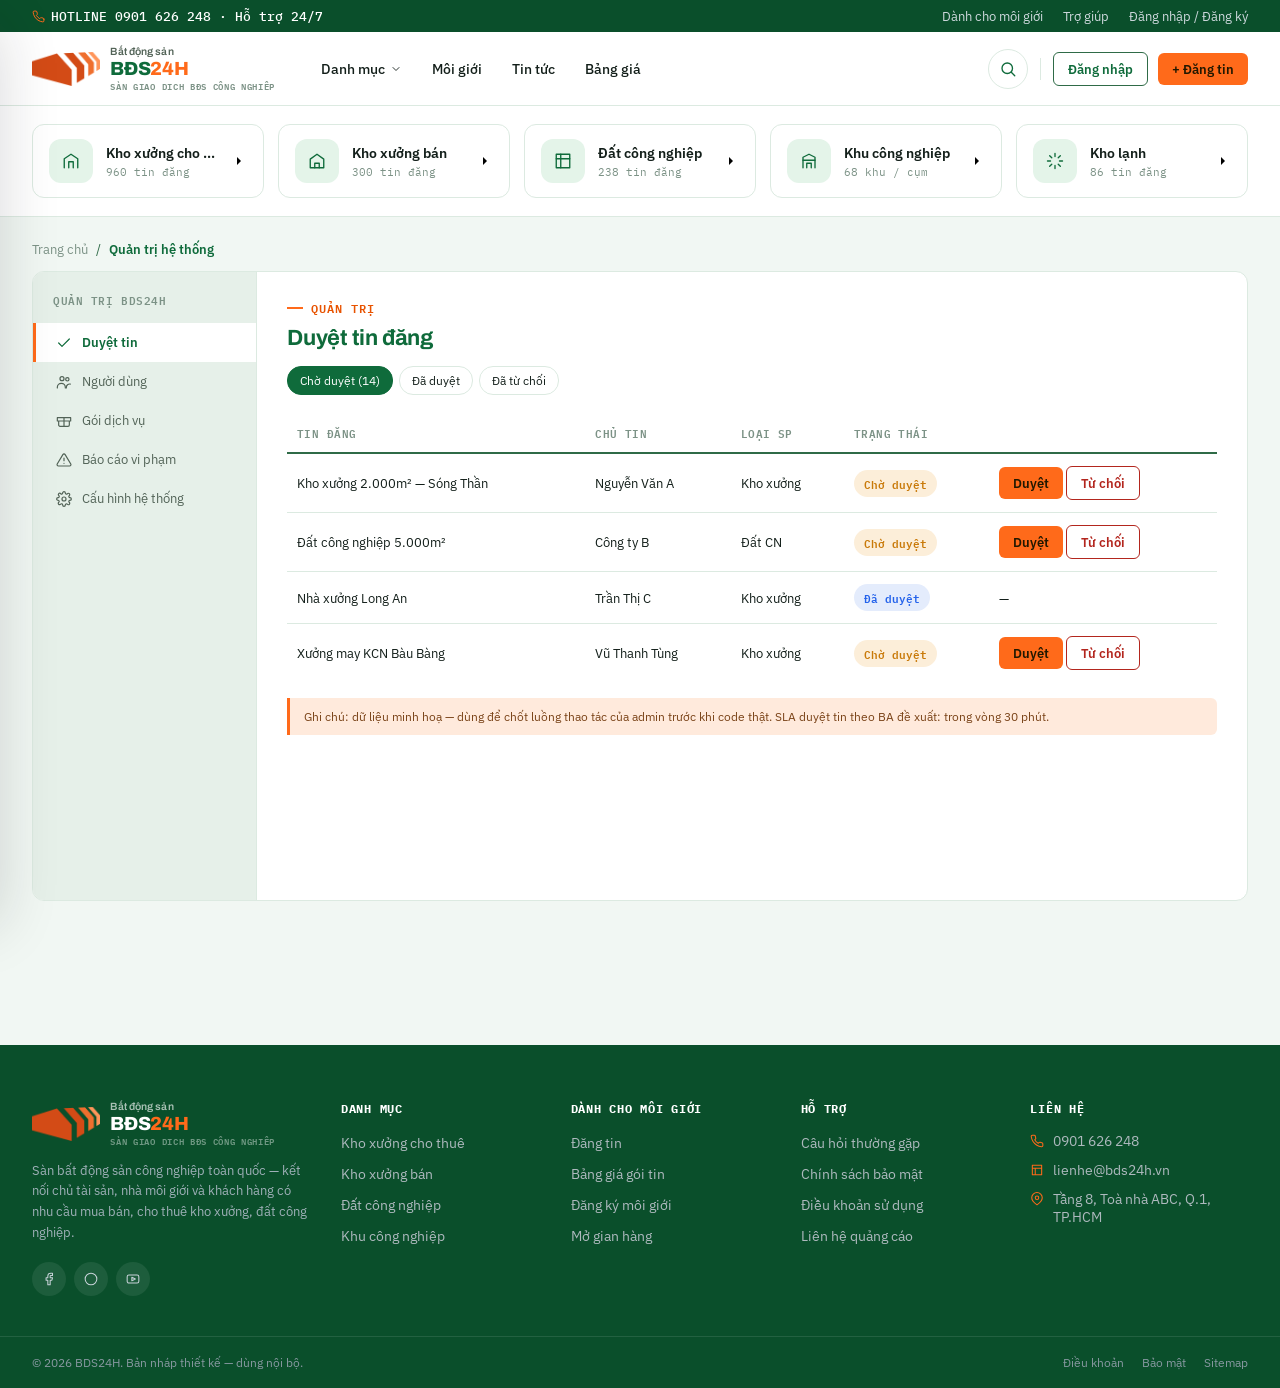
<file: admin.html>
<!doctype html>
<html lang="vi">
<head>
<meta charset="UTF-8">
<meta name="viewport" content="width=device-width, initial-scale=1.0">
<title>Trang quản trị — BDS24H</title>
<link rel="preconnect" href="https://fonts.googleapis.com">
<link href="https://fonts.googleapis.com/css2?family=Archivo:wght@600;700;800&family=IBM+Plex+Sans:wght@400;500;600&family=IBM+Plex+Mono:wght@400;500;600&display=swap" rel="stylesheet">
<link rel="stylesheet" href="assets/css/styles.css">
</head>
<body>

<!-- ============ HEADER (giống trang chủ) ============ -->
<div class="topbar">
  <div class="container">
    <div class="hotline">
      <svg class="ic" viewBox="0 0 24 24"><path d="M22 16.92v3a2 2 0 0 1-2.18 2 19.79 19.79 0 0 1-8.63-3.07 19.5 19.5 0 0 1-6-6 19.79 19.79 0 0 1-3.07-8.67A2 2 0 0 1 4.11 2h3a2 2 0 0 1 2 1.72c.127.96.361 1.903.7 2.81a2 2 0 0 1-.45 2.11L8.09 9.91a16 16 0 0 0 6 6l1.27-1.27a2 2 0 0 1 2.11-.45c.907.339 1.85.573 2.81.7A2 2 0 0 1 22 16.92z"/></svg>
      HOTLINE 0901 626 248 · Hỗ trợ 24/7
    </div>
    <div class="topbar-links">
      <a href="moi-gioi.html">Dành cho môi giới</a>
      <a href="#">Trợ giúp</a>
      <a href="#">Đăng nhập / Đăng ký</a>
    </div>
  </div>
</div>

<header class="site-header">
  <div class="header-row container">
    <a href="index.html" class="brand">
      <img class="brand-mark" src="assets/img/logo-mark.png" alt="BDS 24H">
      <span class="brand-text">
        <span class="bt-sub">Bất động sản</span>
        <span class="bt-main">BĐS<em>24H</em></span>
        <span class="bt-tag">Sàn giao dịch BĐS công nghiệp</span>
      </span>
    </a>

    <button class="hamburger" aria-label="Menu">
      <svg class="ic" viewBox="0 0 24 24"><path d="M3 6h18M3 12h18M3 18h18"/></svg>
    </button>

    <ul class="main-nav">
      <li>
        <button class="nav-trigger">Danh mục
          <svg class="ic chev" viewBox="0 0 24 24"><path d="M6 9l6 6 6-6"/></svg>
        </button>
        <div class="megamenu">
          <div class="megamenu-col">
            <h4><svg class="ic" viewBox="0 0 24 24"><path d="M3 21V9l9-6 9 6v12"/><path d="M9 21v-8h6v8"/></svg>Kho xưởng cho thuê</h4>
            <a href="danh-sach.html">Trong khu công nghiệp <span class="count">612</span></a>
            <a href="danh-sach.html">Ngoài khu công nghiệp <span class="count">348</span></a>
          </div>
          <div class="megamenu-col">
            <h4><svg class="ic" viewBox="0 0 24 24"><path d="M3 9.5 12 3l9 6.5V21H3z"/><path d="M9 21v-6h6v6"/></svg>Kho xưởng bán</h4>
            <a href="danh-sach.html">Trong khu công nghiệp <span class="count">204</span></a>
            <a href="danh-sach.html">Ngoài khu công nghiệp <span class="count">96</span></a>
          </div>
          <div class="megamenu-col">
            <h4><svg class="ic" viewBox="0 0 24 24"><path d="M3 3h18v18H3z"/><path d="M3 9h18M9 3v18"/></svg>Đất công nghiệp</h4>
            <a href="danh-sach.html">Đất trong KCN <span class="count">150</span></a>
            <a href="danh-sach.html">Đất ngoài KCN <span class="count">88</span></a>
            <a href="khu-cong-nghiep.html">Khu công nghiệp <span class="count">42</span></a>
          </div>
          <div class="megamenu-promo">
            <div class="mp-card">
              <svg class="wm" viewBox="0 0 24 24" fill="none" stroke="currentColor" stroke-width="1.5"><path d="M4 21V7l8-4 8 4v14"/><path d="M4 11h16M9 21v-6h6v6"/></svg>
              <h5>Đăng tin miễn phí</h5>
              <p>Tiếp cận hàng nghìn nhà đầu tư mỗi ngày.</p>
              <a href="dang-tin.html" class="btn sm">+ Đăng tin ngay</a>
            </div>
          </div>
        </div>
      </li>
      <li><a href="moi-gioi.html">Môi giới</a></li>
      <li><a href="tin-tuc.html">Tin tức</a></li>
      <li><a href="goi-tin.html">Bảng giá</a></li>
    </ul>

    <div class="header-actions">
      <button class="header-search-btn" aria-label="Tìm kiếm">
        <svg class="ic" viewBox="0 0 24 24"><circle cx="11" cy="11" r="7"/><path d="m21 21-4.3-4.3"/></svg>
      </button>
      <div class="divider-v"></div>
      <a href="#" class="btn ghost sm">Đăng nhập</a>
      <a href="dang-tin.html" class="btn sm">+ Đăng tin</a>
    </div>
  </div>
</header>

<!-- ============ MOBILE NAV DRAWER ============ -->
<div class="mobile-nav">
  <div class="mn-head">
    <a href="index.html" class="brand">
      <img class="brand-mark" src="assets/img/logo-mark.png" alt="BDS 24H">
      <span class="brand-text">
        <span class="bt-sub">Bất động sản</span>
        <span class="bt-main">BĐS<em>24H</em></span>
        <span class="bt-tag">Sàn giao dịch BĐS công nghiệp</span>
      </span>
    </a>
    <button class="mn-close" aria-label="Đóng menu"><svg class="ic" viewBox="0 0 24 24"><path d="M18 6 6 18M6 6l12 12"/></svg></button>
  </div>
  <div class="mn-search">
    <svg class="ic ic-in" viewBox="0 0 24 24"><circle cx="11" cy="11" r="7"/><path d="m21 21-4.3-4.3"/></svg>
    <input placeholder="Tìm kho xưởng, đất công nghiệp...">
  </div>
  <nav class="mn-links">
    <div class="mn-group-title">Danh mục</div>
    <a href="danh-sach.html"><svg class="ic sm" viewBox="0 0 24 24"><path d="M3 21V9l9-6 9 6v12"/><path d="M9 21v-8h6v8"/></svg>Kho xưởng cho thuê</a>
    <a href="danh-sach.html"><svg class="ic sm" viewBox="0 0 24 24"><path d="M3 9.5 12 3l9 6.5V21H3z"/><path d="M9 21v-6h6v6"/></svg>Kho xưởng bán</a>
    <a href="danh-sach.html"><svg class="ic sm" viewBox="0 0 24 24"><path d="M3 3h18v18H3z"/><path d="M3 9h18M9 3v18"/></svg>Đất công nghiệp</a>
    <a href="khu-cong-nghiep.html"><svg class="ic sm" viewBox="0 0 24 24"><path d="M4 21V7l8-4 8 4v14"/><path d="M4 11h16M9 21v-6h6v6"/></svg>Khu công nghiệp</a>
    <div class="mn-group-title">Khác</div>
    <a href="moi-gioi.html"><svg class="ic sm" viewBox="0 0 24 24"><circle cx="9" cy="7" r="3"/><path d="M2 21v-1a6 6 0 0 1 12 0v1"/><circle cx="17" cy="8" r="2.5"/><path d="M15.5 21v-1a5 5 0 0 1 6-4.9"/></svg>Môi giới</a>
    <a href="tin-tuc.html"><svg class="ic sm" viewBox="0 0 24 24"><path d="M4 4h16v16H4zM4 9h16M9 9v11"/></svg>Tin tức</a>
    <a href="goi-tin.html"><svg class="ic sm" viewBox="0 0 24 24"><path d="M20 12v6a2 2 0 0 1-2 2H6a2 2 0 0 1-2-2v-6M2 7h20v5H2zM12 7v13"/></svg>Bảng giá gói tin</a>
  </nav>
  <div class="mn-foot">
    <div class="mn-actions">
      <a href="#" class="btn ghost block">Đăng nhập</a>
      <a href="dang-tin.html" class="btn block">+ Đăng tin</a>
    </div>
    <div class="mn-hotline"><svg class="ic sm" viewBox="0 0 24 24"><path d="M22 16.92v3a2 2 0 0 1-2.18 2 19.79 19.79 0 0 1-8.63-3.07 19.5 19.5 0 0 1-6-6 19.79 19.79 0 0 1-3.07-8.67A2 2 0 0 1 4.11 2h3a2 2 0 0 1 2 1.72c.127.96.361 1.903.7 2.81a2 2 0 0 1-.45 2.11L8.09 9.91a16 16 0 0 0 6 6l1.27-1.27a2 2 0 0 1 2.11-.45c.907.339 1.85.573 2.81.7A2 2 0 0 1 22 16.92z"/></svg>HOTLINE 0901 626 248</div>
  </div>
</div>
<div class="nav-overlay"></div>

<!-- ============ CATEGORY RAIL (kiểu sàn TMĐT) ============ -->
<nav class="category-rail" aria-label="Danh mục nhanh">
  <div class="crail-list">
    <a class="crail-card" href="danh-sach.html">
      <span class="cc-icon"><svg class="ic" viewBox="0 0 24 24"><path d="M3 21V9l9-6 9 6v12"/><path d="M9 21v-8h6v8"/></svg></span>
      <span class="cc-text"><b>Kho xưởng cho thuê</b><small>960 tin đăng</small></span>
      <svg class="cc-arrow" viewBox="0 0 24 24"><path d="M9 6l6 6-6 6"/></svg>
    </a>
    <a class="crail-card" href="danh-sach.html">
      <span class="cc-icon"><svg class="ic" viewBox="0 0 24 24"><path d="M3 9.5 12 3l9 6.5V21H3z"/><path d="M9 21v-6h6v6"/></svg></span>
      <span class="cc-text"><b>Kho xưởng bán</b><small>300 tin đăng</small></span>
      <svg class="cc-arrow" viewBox="0 0 24 24"><path d="M9 6l6 6-6 6"/></svg>
    </a>
    <a class="crail-card" href="danh-sach.html">
      <span class="cc-icon"><svg class="ic" viewBox="0 0 24 24"><path d="M3 3h18v18H3z"/><path d="M3 9h18M9 3v18"/></svg></span>
      <span class="cc-text"><b>Đất công nghiệp</b><small>238 tin đăng</small></span>
      <svg class="cc-arrow" viewBox="0 0 24 24"><path d="M9 6l6 6-6 6"/></svg>
    </a>
    <a class="crail-card" href="khu-cong-nghiep.html">
      <span class="cc-icon"><svg class="ic" viewBox="0 0 24 24"><path d="M4 21V7l8-4 8 4v14"/><path d="M4 11h16M9 21v-6h6v6"/></svg></span>
      <span class="cc-text"><b>Khu công nghiệp</b><small>68 khu / cụm</small></span>
      <svg class="cc-arrow" viewBox="0 0 24 24"><path d="M9 6l6 6-6 6"/></svg>
    </a>
    <a class="crail-card" href="danh-sach.html">
      <span class="cc-icon"><svg class="ic" viewBox="0 0 24 24"><path d="M12 2v4M12 18v4M4.9 4.9l2.8 2.8M16.3 16.3l2.8 2.8M2 12h4M18 12h4M4.9 19.1l2.8-2.8M16.3 7.7l2.8-2.8"/></svg></span>
      <span class="cc-text"><b>Kho lạnh</b><small>86 tin đăng</small></span>
      <svg class="cc-arrow" viewBox="0 0 24 24"><path d="M9 6l6 6-6 6"/></svg>
    </a>
  </div>
</nav>


<!-- ============ TRANG QUẢN TRỊ ============ -->
<div class="container" style="padding-top:24px;padding-bottom:64px">
  <div class="breadcrumb">
    <a href="index.html">Trang chủ</a><span class="sep">/</span>
    <span class="curr">Quản trị hệ thống</span>
  </div>

  <div class="appgrid">
    <div class="sidenav">
      <div class="sn-head">Quản trị BDS24H</div>
      <a class="on" data-panel="duyet"><svg class="ic" viewBox="0 0 24 24"><path d="M20 6 9 17l-5-5"/></svg>Duyệt tin</a>
      <a data-panel="user"><svg class="ic" viewBox="0 0 24 24"><circle cx="9" cy="7" r="3"/><path d="M2 21v-1a6 6 0 0 1 12 0v1"/><circle cx="17" cy="8" r="2.5"/><path d="M15.5 21v-1a5 5 0 0 1 6-4.9"/></svg>Người dùng</a>
      <a data-panel="goi"><svg class="ic" viewBox="0 0 24 24"><path d="M20 12v6a2 2 0 0 1-2 2H6a2 2 0 0 1-2-2v-6M2 7h20v5H2zM12 7v13"/></svg>Gói dịch vụ</a>
      <a data-panel="baocao"><svg class="ic" viewBox="0 0 24 24"><path d="M12 9v4M12 17h.01"/><path d="M10.29 3.86 1.82 18a2 2 0 0 0 1.71 3h16.94a2 2 0 0 0 1.71-3L13.71 3.86a2 2 0 0 0-3.42 0z"/></svg>Báo cáo vi phạm</a>
      <a data-panel="config"><svg class="ic" viewBox="0 0 24 24"><circle cx="12" cy="12" r="3"/><path d="M19.4 15a1.7 1.7 0 0 0 .3 1.9l.1.1a2 2 0 1 1-2.8 2.8l-.1-.1a1.7 1.7 0 0 0-1.9-.3 1.7 1.7 0 0 0-1 1.5V21a2 2 0 1 1-4 0v-.1a1.7 1.7 0 0 0-1-1.6 1.7 1.7 0 0 0-1.9.3l-.1.1a2 2 0 1 1-2.8-2.8l.1-.1a1.7 1.7 0 0 0 .3-1.9 1.7 1.7 0 0 0-1.5-1H3a2 2 0 1 1 0-4h.1a1.7 1.7 0 0 0 1.6-1 1.7 1.7 0 0 0-.3-1.9l-.1-.1a2 2 0 1 1 2.8-2.8l.1.1a1.7 1.7 0 0 0 1.9.3H9a1.7 1.7 0 0 0 1-1.5V3a2 2 0 1 1 4 0v.1a1.7 1.7 0 0 0 1 1.5 1.7 1.7 0 0 0 1.9-.3l.1-.1a2 2 0 1 1 2.8 2.8l-.1.1a1.7 1.7 0 0 0-.3 1.9V9a1.7 1.7 0 0 0 1.5 1H21a2 2 0 1 1 0 4h-.1a1.7 1.7 0 0 0-1.5 1z"/></svg>Cấu hình hệ thống</a>
    </div>

    <div class="appmain">
      <!-- PANEL: DUYỆT TIN -->
      <div class="panel on" data-panel="duyet">
        <div class="eyebrow">Quản trị</div>
        <h1 style="font-size:22px;margin-bottom:16px">Duyệt tin đăng</h1>
        <div class="chiprow" style="margin-bottom:18px"><span class="chip on">Chờ duyệt (14)</span><span class="chip">Đã duyệt</span><span class="chip">Đã từ chối</span></div>
        <table>
          <tr><th>Tin đăng</th><th>Chủ tin</th><th>Loại SP</th><th>Trạng thái</th><th></th></tr>
          <tr><td>Kho xưởng 2.000m² — Sóng Thần</td><td>Nguyễn Văn A</td><td>Kho xưởng</td><td><span class="badge warn">Chờ duyệt</span></td><td><button class="btn sm">Duyệt</button> <button class="btn danger sm">Từ chối</button></td></tr>
          <tr><td>Đất công nghiệp 5.000m²</td><td>Công ty B</td><td>Đất CN</td><td><span class="badge warn">Chờ duyệt</span></td><td><button class="btn sm">Duyệt</button> <button class="btn danger sm">Từ chối</button></td></tr>
          <tr><td>Nhà xưởng Long An</td><td>Trần Thị C</td><td>Kho xưởng</td><td><span class="badge ok">Đã duyệt</span></td><td class="sub">—</td></tr>
          <tr><td>Xưởng may KCN Bàu Bàng</td><td>Vũ Thanh Tùng</td><td>Kho xưởng</td><td><span class="badge warn">Chờ duyệt</span></td><td><button class="btn sm">Duyệt</button> <button class="btn danger sm">Từ chối</button></td></tr>
        </table>
        <div class="note">Ghi chú: dữ liệu minh hoạ — dùng để chốt luồng thao tác của admin trước khi code thật. SLA duyệt tin theo BA đề xuất: trong vòng 30 phút.</div>
      </div>

      <!-- PANEL: NGƯỜI DÙNG -->
      <div class="panel" data-panel="user">
        <div class="eyebrow">Quản trị</div>
        <h1 style="font-size:22px;margin-bottom:16px">Quản lý người dùng</h1>
        <div class="chiprow" style="margin-bottom:18px"><span class="chip on">Tất cả</span><span class="chip">Chủ tài sản</span><span class="chip">Môi giới</span><span class="chip">Khách hàng</span></div>
        <table>
          <tr><th>Họ tên</th><th>Loại tài khoản</th><th>SĐT</th><th>Trạng thái</th><th></th></tr>
          <tr><td>Nguyễn Văn A</td><td>Môi giới</td><td class="mono">0901 xxx 248</td><td><span class="badge ok">Hoạt động</span></td><td><button class="btn ghost sm">Xem</button></td></tr>
          <tr><td>Trần Thị B</td><td>Chủ tài sản</td><td class="mono">0912 xxx 552</td><td><span class="badge ok">Hoạt động</span></td><td><button class="btn ghost sm">Xem</button></td></tr>
          <tr><td>Công ty Phát Đạt</td><td>Môi giới</td><td class="mono">0933 xxx 110</td><td><span class="badge ok">Hoạt động</span></td><td><button class="btn ghost sm">Xem</button></td></tr>
          <tr><td>Lê Văn D</td><td>Khách hàng</td><td class="mono">0977 xxx 883</td><td><span class="badge off">Chưa xác minh</span></td><td><button class="btn ghost sm">Xem</button></td></tr>
        </table>
      </div>

      <!-- PANEL: GÓI DỊCH VỤ -->
      <div class="panel" data-panel="goi">
        <div class="eyebrow">Quản trị</div>
        <h1 style="font-size:22px;margin-bottom:16px">Quản lý gói dịch vụ</h1>
        <table>
          <tr><th>Gói</th><th>Giá</th><th>Thời hạn</th><th>Trạng thái</th><th></th></tr>
          <tr><td>Cơ bản</td><td class="mono">Miễn phí</td><td class="mono">7 ngày</td><td><span class="badge ok">Đang bật</span></td><td><button class="btn ghost sm">Sửa</button></td></tr>
          <tr><td>Nổi bật</td><td class="mono">99.000đ</td><td class="mono">15 ngày</td><td><span class="badge ok">Đang bật</span></td><td><button class="btn ghost sm">Sửa</button></td></tr>
          <tr><td>VIP</td><td class="mono">299.000đ</td><td class="mono">30 ngày</td><td><span class="badge ok">Đang bật</span></td><td><button class="btn ghost sm">Sửa</button></td></tr>
        </table>
        <button class="btn dark" style="margin-top:16px">+ Tạo gói mới</button>
      </div>

      <!-- PANEL: BÁO CÁO VI PHẠM -->
      <div class="panel" data-panel="baocao">
        <div class="eyebrow">Quản trị</div>
        <h1 style="font-size:22px;margin-bottom:16px">Báo cáo vi phạm</h1>
        <table>
          <tr><th>Tin bị báo cáo</th><th>Lý do</th><th>Người báo cáo</th><th>Trạng thái</th><th></th></tr>
          <tr><td>Kho xưởng giá rẻ bất thường</td><td>Nghi ngờ lừa đảo</td><td>Khách ẩn danh</td><td><span class="badge warn">Chờ xử lý</span></td><td><button class="btn ghost sm">Xem xét</button></td></tr>
          <tr><td>Đất công nghiệp — sai vị trí</td><td>Thông tin sai lệch</td><td>user_88213</td><td><span class="badge warn">Chờ xử lý</span></td><td><button class="btn ghost sm">Xem xét</button></td></tr>
        </table>
      </div>

      <!-- PANEL: CẤU HÌNH -->
      <div class="panel" data-panel="config">
        <div class="eyebrow">Quản trị</div>
        <h1 style="font-size:22px;margin-bottom:16px">Cấu hình hệ thống</h1>
        <div class="block-card">
          <div class="block-title">Điều kiện hội viên</div>
          <div class="grid g2">
            <div class="fld"><label>Hoạt động tối thiểu (tháng)</label><input value="3"></div>
            <div class="fld"><label>Số lần up tối thiểu</label><input value="3"></div>
            <div class="fld"><label>Mua trước tối thiểu (đ)</label><input value="1.000.000"></div>
            <div class="fld"><label>Duyệt tự động</label><select><option>Thủ công (admin duyệt)</option><option>Tự động</option></select></div>
          </div>
        </div>
        <button class="btn dark" style="margin-top:16px">Lưu cấu hình</button>
      </div>
    </div>
  </div>
</div>

<script>
document.querySelectorAll('.sidenav a[data-panel]').forEach(a=>{
  a.addEventListener('click', ()=>{
    document.querySelectorAll('.sidenav a').forEach(x=>x.classList.remove('on'));
    document.querySelectorAll('.panel').forEach(x=>x.classList.remove('on'));
    a.classList.add('on');
    document.querySelector('.panel[data-panel="'+a.dataset.panel+'"]').classList.add('on');
  });
});
</script>
<style>.panel{display:none}.panel.on{display:block}</style>


<!-- ============ FOOTER (giống trang chủ) ============ -->
<footer class="site-footer">
  <div class="footer-top container">
    <div class="footer-grid">
      <div class="footer-brand">
        <a href="index.html" class="brand">
      <img class="brand-mark" src="assets/img/logo-mark.png" alt="BDS 24H">
      <span class="brand-text">
        <span class="bt-sub">Bất động sản</span>
        <span class="bt-main">BĐS<em>24H</em></span>
        <span class="bt-tag">Sàn giao dịch BĐS công nghiệp</span>
      </span>
    </a>
        <p class="footer-desc">Sàn bất động sản công nghiệp toàn quốc — kết nối chủ tài sản, nhà môi giới và khách hàng có nhu cầu mua bán, cho thuê kho xưởng, đất công nghiệp.</p>
        <div class="footer-social">
          <a href="#" aria-label="Facebook"><svg class="ic sm" viewBox="0 0 24 24"><path d="M18 2h-3a5 5 0 0 0-5 5v3H7v4h3v8h4v-8h3l1-4h-4V7a1 1 0 0 1 1-1h3z"/></svg></a>
          <a href="#" aria-label="Zalo"><svg class="ic sm" viewBox="0 0 24 24"><circle cx="12" cy="12" r="10"/></svg></a>
          <a href="#" aria-label="Youtube"><svg class="ic sm" viewBox="0 0 24 24"><rect x="2" y="5" width="20" height="14" rx="3"/><path d="M10 9l6 3-6 3z"/></svg></a>
        </div>
      </div>
      <div class="footer-col">
        <h4>Danh mục</h4>
        <ul>
          <li><a href="danh-sach.html">Kho xưởng cho thuê</a></li>
          <li><a href="danh-sach.html">Kho xưởng bán</a></li>
          <li><a href="danh-sach.html">Đất công nghiệp</a></li>
          <li><a href="khu-cong-nghiep.html">Khu công nghiệp</a></li>
        </ul>
      </div>
      <div class="footer-col">
        <h4>Dành cho môi giới</h4>
        <ul>
          <li><a href="dang-tin.html">Đăng tin</a></li>
          <li><a href="goi-tin.html">Bảng giá gói tin</a></li>
          <li><a href="moi-gioi.html">Đăng ký môi giới</a></li>
          <li><a href="gian-hang.html">Mở gian hàng</a></li>
        </ul>
      </div>
      <div class="footer-col">
        <h4>Hỗ trợ</h4>
        <ul>
          <li><a href="#">Câu hỏi thường gặp</a></li>
          <li><a href="#">Chính sách bảo mật</a></li>
          <li><a href="#">Điều khoản sử dụng</a></li>
          <li><a href="#">Liên hệ quảng cáo</a></li>
        </ul>
      </div>
      <div class="footer-col">
        <h4>Liên hệ</h4>
        <ul class="footer-contact">
          <li><svg class="ic sm" viewBox="0 0 24 24"><path d="M22 16.92v3a2 2 0 0 1-2.18 2 19.79 19.79 0 0 1-8.63-3.07 19.5 19.5 0 0 1-6-6 19.79 19.79 0 0 1-3.07-8.67A2 2 0 0 1 4.11 2h3a2 2 0 0 1 2 1.72c.127.96.361 1.903.7 2.81a2 2 0 0 1-.45 2.11L8.09 9.91a16 16 0 0 0 6 6l1.27-1.27a2 2 0 0 1 2.11-.45c.907.339 1.85.573 2.81.7A2 2 0 0 1 22 16.92z"/></svg>0901 626 248</li>
          <li><svg class="ic sm" viewBox="0 0 24 24"><path d="M4 4h16v16H4zM4 9h16M9 9v11"/></svg>lienhe@bds24h.vn</li>
          <li><svg class="ic sm" viewBox="0 0 24 24"><path d="M21 10c0 6-9 12-9 12S3 16 3 10a9 9 0 0 1 18 0z"/><circle cx="12" cy="10" r="3"/></svg>Tầng 8, Toà nhà ABC, Q.1, TP.HCM</li>
        </ul>
      </div>
    </div>
  </div>
  <div class="footer-bottom container">
    <span>© 2026 BDS24H. Bản nháp thiết kế — dùng nội bộ.</span>
    <div class="legal"><a href="#">Điều khoản</a><a href="#">Bảo mật</a><a href="#">Sitemap</a></div>
  </div>
</footer>

<script src="assets/js/main.js"></script>
<script src="assets/js/main.js"></script>
</body>
</html>
</file>
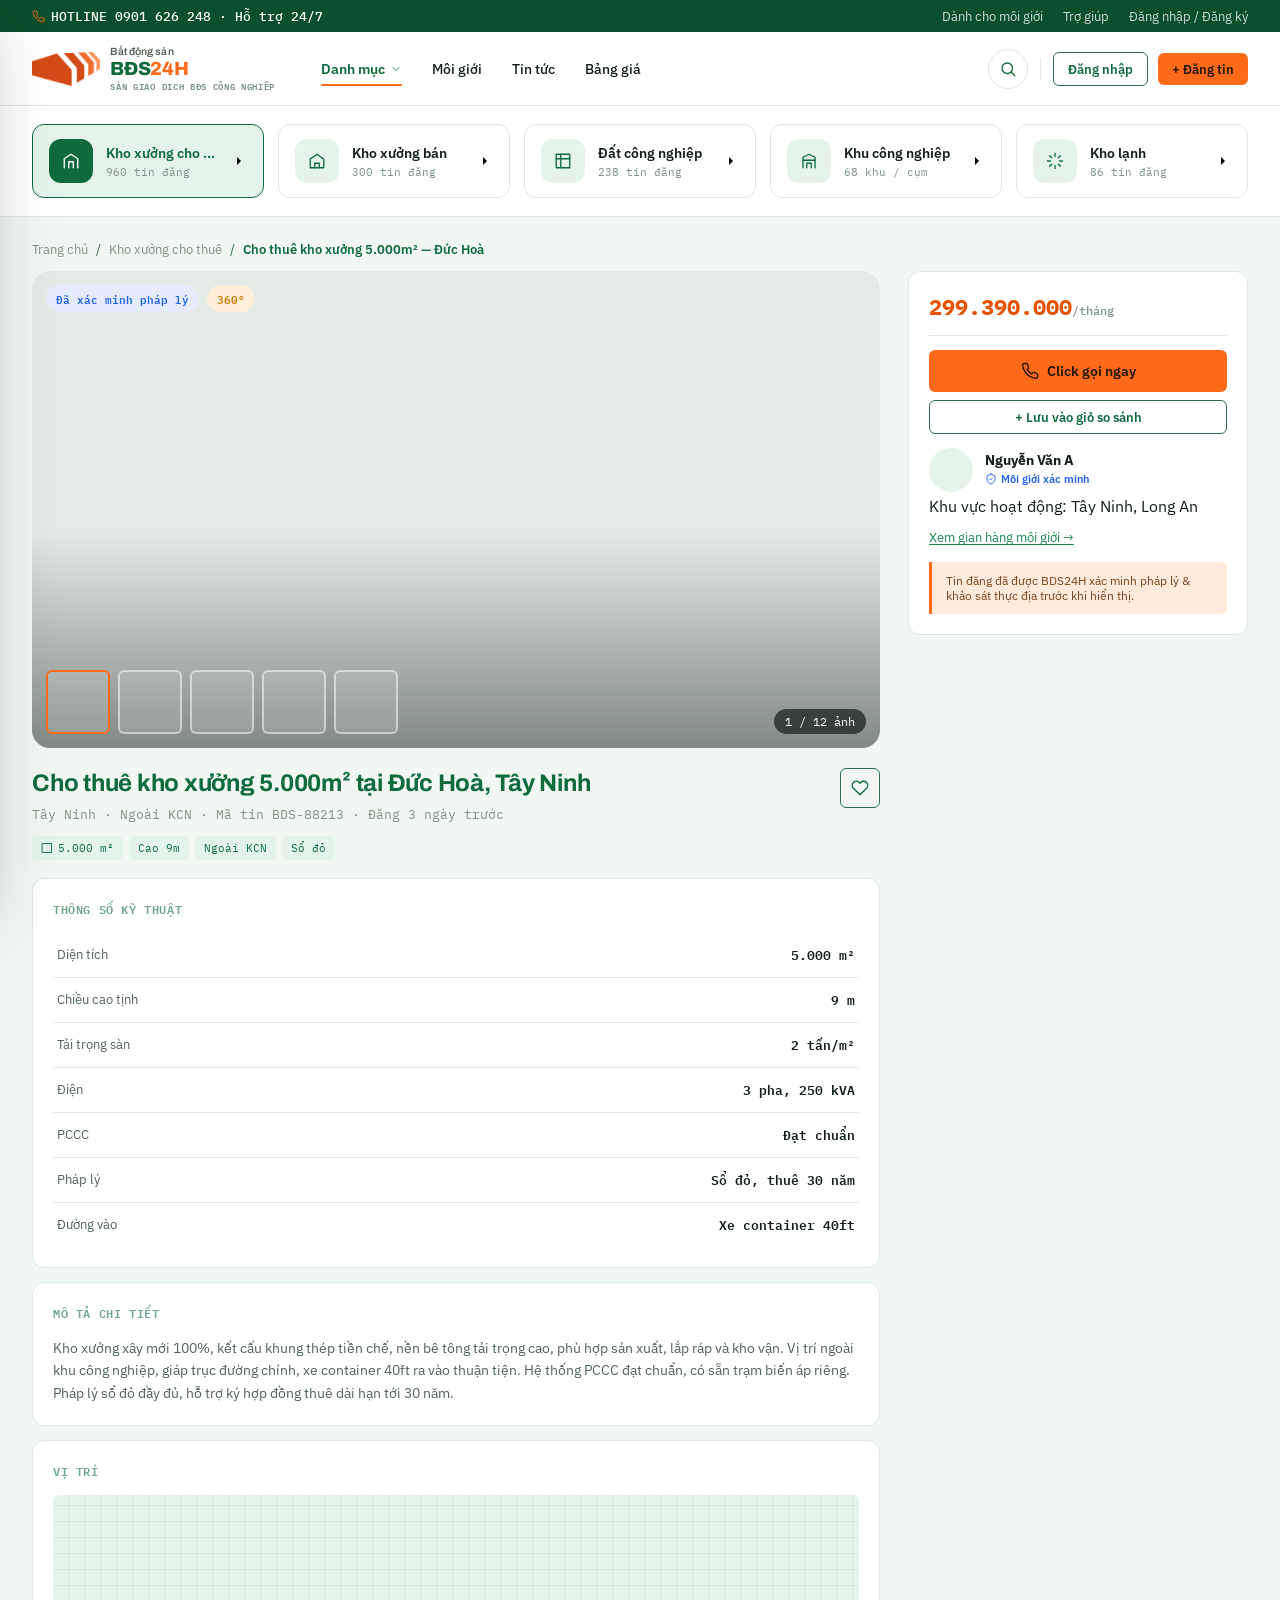
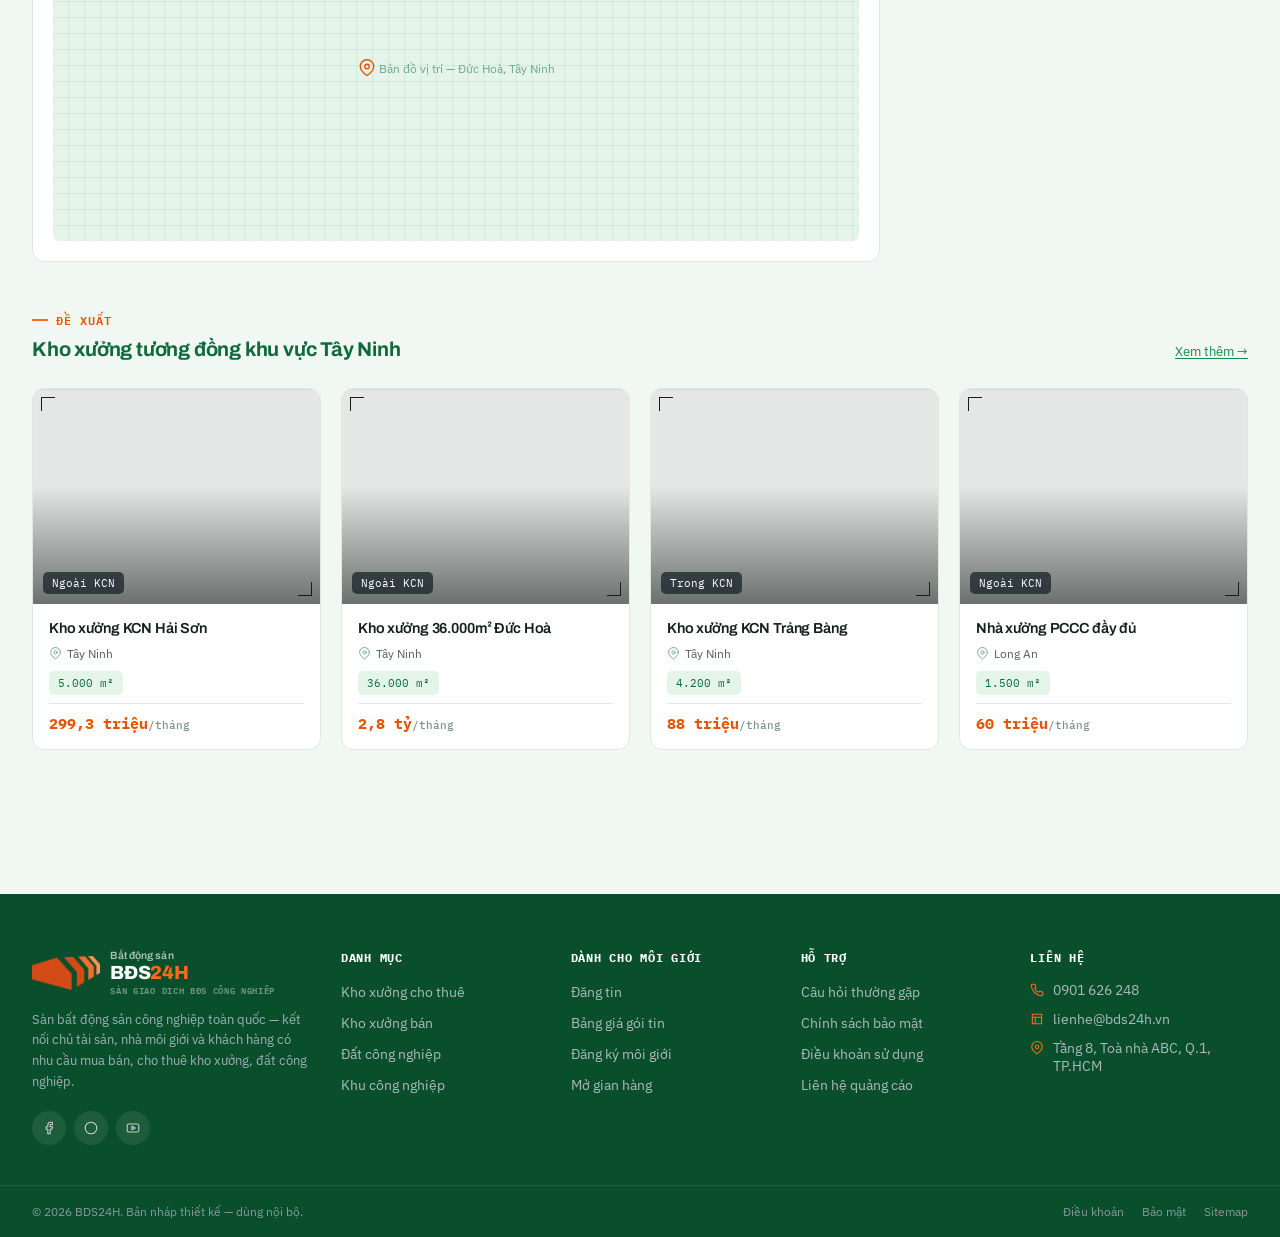
<file: chi-tiet.html>
<!doctype html>
<html lang="vi">
<head>
<meta charset="UTF-8">
<meta name="viewport" content="width=device-width, initial-scale=1.0">
<title>Cho thuê kho xưởng 5.000m² — Đức Hoà, Tây Ninh — BDS24H</title>
<link rel="preconnect" href="https://fonts.googleapis.com">
<link href="https://fonts.googleapis.com/css2?family=Archivo:wght@600;700;800&family=IBM+Plex+Sans:wght@400;500;600&family=IBM+Plex+Mono:wght@400;500;600&display=swap" rel="stylesheet">
<link rel="stylesheet" href="assets/css/styles.css">
</head>
<body>

<!-- ============ HEADER (giống trang chủ) ============ -->
<div class="topbar">
  <div class="container">
    <div class="hotline">
      <svg class="ic" viewBox="0 0 24 24"><path d="M22 16.92v3a2 2 0 0 1-2.18 2 19.79 19.79 0 0 1-8.63-3.07 19.5 19.5 0 0 1-6-6 19.79 19.79 0 0 1-3.07-8.67A2 2 0 0 1 4.11 2h3a2 2 0 0 1 2 1.72c.127.96.361 1.903.7 2.81a2 2 0 0 1-.45 2.11L8.09 9.91a16 16 0 0 0 6 6l1.27-1.27a2 2 0 0 1 2.11-.45c.907.339 1.85.573 2.81.7A2 2 0 0 1 22 16.92z"/></svg>
      HOTLINE 0901 626 248 · Hỗ trợ 24/7
    </div>
    <div class="topbar-links">
      <a href="moi-gioi.html">Dành cho môi giới</a>
      <a href="#">Trợ giúp</a>
      <a href="#">Đăng nhập / Đăng ký</a>
    </div>
  </div>
</div>

<header class="site-header">
  <div class="header-row container">
    <a href="index.html" class="brand">
      <img class="brand-mark" src="assets/img/logo-mark.png" alt="BDS 24H">
      <span class="brand-text">
        <span class="bt-sub">Bất động sản</span>
        <span class="bt-main">BĐS<em>24H</em></span>
        <span class="bt-tag">Sàn giao dịch BĐS công nghiệp</span>
      </span>
    </a>

    <button class="hamburger" aria-label="Menu">
      <svg class="ic" viewBox="0 0 24 24"><path d="M3 6h18M3 12h18M3 18h18"/></svg>
    </button>

    <ul class="main-nav">
      <li>
        <button class="nav-trigger active">Danh mục
          <svg class="ic chev" viewBox="0 0 24 24"><path d="M6 9l6 6 6-6"/></svg>
        </button>
        <div class="megamenu">
          <div class="megamenu-col">
            <h4><svg class="ic" viewBox="0 0 24 24"><path d="M3 21V9l9-6 9 6v12"/><path d="M9 21v-8h6v8"/></svg>Kho xưởng cho thuê</h4>
            <a href="danh-sach.html">Trong khu công nghiệp <span class="count">612</span></a>
            <a href="danh-sach.html">Ngoài khu công nghiệp <span class="count">348</span></a>
          </div>
          <div class="megamenu-col">
            <h4><svg class="ic" viewBox="0 0 24 24"><path d="M3 9.5 12 3l9 6.5V21H3z"/><path d="M9 21v-6h6v6"/></svg>Kho xưởng bán</h4>
            <a href="danh-sach.html">Trong khu công nghiệp <span class="count">204</span></a>
            <a href="danh-sach.html">Ngoài khu công nghiệp <span class="count">96</span></a>
          </div>
          <div class="megamenu-col">
            <h4><svg class="ic" viewBox="0 0 24 24"><path d="M3 3h18v18H3z"/><path d="M3 9h18M9 3v18"/></svg>Đất công nghiệp</h4>
            <a href="danh-sach.html">Đất trong KCN <span class="count">150</span></a>
            <a href="danh-sach.html">Đất ngoài KCN <span class="count">88</span></a>
            <a href="khu-cong-nghiep.html">Khu công nghiệp <span class="count">42</span></a>
          </div>
          <div class="megamenu-promo">
            <div class="mp-card">
              <svg class="wm" viewBox="0 0 24 24" fill="none" stroke="currentColor" stroke-width="1.5"><path d="M4 21V7l8-4 8 4v14"/><path d="M4 11h16M9 21v-6h6v6"/></svg>
              <h5>Đăng tin miễn phí</h5>
              <p>Tiếp cận hàng nghìn nhà đầu tư mỗi ngày.</p>
              <a href="dang-tin.html" class="btn sm">+ Đăng tin ngay</a>
            </div>
          </div>
        </div>
      </li>
      <li><a href="moi-gioi.html">Môi giới</a></li>
      <li><a href="tin-tuc.html">Tin tức</a></li>
      <li><a href="goi-tin.html">Bảng giá</a></li>
    </ul>

    <div class="header-actions">
      <button class="header-search-btn" aria-label="Tìm kiếm">
        <svg class="ic" viewBox="0 0 24 24"><circle cx="11" cy="11" r="7"/><path d="m21 21-4.3-4.3"/></svg>
      </button>
      <div class="divider-v"></div>
      <a href="#" class="btn ghost sm">Đăng nhập</a>
      <a href="dang-tin.html" class="btn sm">+ Đăng tin</a>
    </div>
  </div>
</header>

<!-- ============ MOBILE NAV DRAWER ============ -->
<div class="mobile-nav">
  <div class="mn-head">
    <a href="index.html" class="brand">
      <img class="brand-mark" src="assets/img/logo-mark.png" alt="BDS 24H">
      <span class="brand-text">
        <span class="bt-sub">Bất động sản</span>
        <span class="bt-main">BĐS<em>24H</em></span>
        <span class="bt-tag">Sàn giao dịch BĐS công nghiệp</span>
      </span>
    </a>
    <button class="mn-close" aria-label="Đóng menu"><svg class="ic" viewBox="0 0 24 24"><path d="M18 6 6 18M6 6l12 12"/></svg></button>
  </div>
  <div class="mn-search">
    <svg class="ic ic-in" viewBox="0 0 24 24"><circle cx="11" cy="11" r="7"/><path d="m21 21-4.3-4.3"/></svg>
    <input placeholder="Tìm kho xưởng, đất công nghiệp...">
  </div>
  <nav class="mn-links">
    <div class="mn-group-title">Danh mục</div>
    <a href="danh-sach.html"><svg class="ic sm" viewBox="0 0 24 24"><path d="M3 21V9l9-6 9 6v12"/><path d="M9 21v-8h6v8"/></svg>Kho xưởng cho thuê</a>
    <a href="danh-sach.html"><svg class="ic sm" viewBox="0 0 24 24"><path d="M3 9.5 12 3l9 6.5V21H3z"/><path d="M9 21v-6h6v6"/></svg>Kho xưởng bán</a>
    <a href="danh-sach.html"><svg class="ic sm" viewBox="0 0 24 24"><path d="M3 3h18v18H3z"/><path d="M3 9h18M9 3v18"/></svg>Đất công nghiệp</a>
    <a href="khu-cong-nghiep.html"><svg class="ic sm" viewBox="0 0 24 24"><path d="M4 21V7l8-4 8 4v14"/><path d="M4 11h16M9 21v-6h6v6"/></svg>Khu công nghiệp</a>
    <div class="mn-group-title">Khác</div>
    <a href="moi-gioi.html"><svg class="ic sm" viewBox="0 0 24 24"><circle cx="9" cy="7" r="3"/><path d="M2 21v-1a6 6 0 0 1 12 0v1"/><circle cx="17" cy="8" r="2.5"/><path d="M15.5 21v-1a5 5 0 0 1 6-4.9"/></svg>Môi giới</a>
    <a href="tin-tuc.html"><svg class="ic sm" viewBox="0 0 24 24"><path d="M4 4h16v16H4zM4 9h16M9 9v11"/></svg>Tin tức</a>
    <a href="goi-tin.html"><svg class="ic sm" viewBox="0 0 24 24"><path d="M20 12v6a2 2 0 0 1-2 2H6a2 2 0 0 1-2-2v-6M2 7h20v5H2zM12 7v13"/></svg>Bảng giá gói tin</a>
  </nav>
  <div class="mn-foot">
    <div class="mn-actions">
      <a href="#" class="btn ghost block">Đăng nhập</a>
      <a href="dang-tin.html" class="btn block">+ Đăng tin</a>
    </div>
    <div class="mn-hotline"><svg class="ic sm" viewBox="0 0 24 24"><path d="M22 16.92v3a2 2 0 0 1-2.18 2 19.79 19.79 0 0 1-8.63-3.07 19.5 19.5 0 0 1-6-6 19.79 19.79 0 0 1-3.07-8.67A2 2 0 0 1 4.11 2h3a2 2 0 0 1 2 1.72c.127.96.361 1.903.7 2.81a2 2 0 0 1-.45 2.11L8.09 9.91a16 16 0 0 0 6 6l1.27-1.27a2 2 0 0 1 2.11-.45c.907.339 1.85.573 2.81.7A2 2 0 0 1 22 16.92z"/></svg>HOTLINE 0901 626 248</div>
  </div>
</div>
<div class="nav-overlay"></div>

<!-- ============ CATEGORY RAIL (kiểu sàn TMĐT) ============ -->
<nav class="category-rail" aria-label="Danh mục nhanh">
  <div class="crail-list">
    <a class="crail-card active" href="danh-sach.html">
      <span class="cc-icon"><svg class="ic" viewBox="0 0 24 24"><path d="M3 21V9l9-6 9 6v12"/><path d="M9 21v-8h6v8"/></svg></span>
      <span class="cc-text"><b>Kho xưởng cho thuê</b><small>960 tin đăng</small></span>
      <svg class="cc-arrow" viewBox="0 0 24 24"><path d="M9 6l6 6-6 6"/></svg>
    </a>
    <a class="crail-card" href="danh-sach.html">
      <span class="cc-icon"><svg class="ic" viewBox="0 0 24 24"><path d="M3 9.5 12 3l9 6.5V21H3z"/><path d="M9 21v-6h6v6"/></svg></span>
      <span class="cc-text"><b>Kho xưởng bán</b><small>300 tin đăng</small></span>
      <svg class="cc-arrow" viewBox="0 0 24 24"><path d="M9 6l6 6-6 6"/></svg>
    </a>
    <a class="crail-card" href="danh-sach.html">
      <span class="cc-icon"><svg class="ic" viewBox="0 0 24 24"><path d="M3 3h18v18H3z"/><path d="M3 9h18M9 3v18"/></svg></span>
      <span class="cc-text"><b>Đất công nghiệp</b><small>238 tin đăng</small></span>
      <svg class="cc-arrow" viewBox="0 0 24 24"><path d="M9 6l6 6-6 6"/></svg>
    </a>
    <a class="crail-card" href="khu-cong-nghiep.html">
      <span class="cc-icon"><svg class="ic" viewBox="0 0 24 24"><path d="M4 21V7l8-4 8 4v14"/><path d="M4 11h16M9 21v-6h6v6"/></svg></span>
      <span class="cc-text"><b>Khu công nghiệp</b><small>68 khu / cụm</small></span>
      <svg class="cc-arrow" viewBox="0 0 24 24"><path d="M9 6l6 6-6 6"/></svg>
    </a>
    <a class="crail-card" href="danh-sach.html">
      <span class="cc-icon"><svg class="ic" viewBox="0 0 24 24"><path d="M12 2v4M12 18v4M4.9 4.9l2.8 2.8M16.3 16.3l2.8 2.8M2 12h4M18 12h4M4.9 19.1l2.8-2.8M16.3 7.7l2.8-2.8"/></svg></span>
      <span class="cc-text"><b>Kho lạnh</b><small>86 tin đăng</small></span>
      <svg class="cc-arrow" viewBox="0 0 24 24"><path d="M9 6l6 6-6 6"/></svg>
    </a>
  </div>
</nav>


<!-- ============ NỘI DUNG CHI TIẾT SP ============ -->
<div class="container" style="padding-top:24px;padding-bottom:64px">

  <div class="breadcrumb">
    <a href="index.html">Trang chủ</a><span class="sep">/</span>
    <a href="danh-sach.html">Kho xưởng cho thuê</a><span class="sep">/</span>
    <span class="curr">Cho thuê kho xưởng 5.000m² — Đức Hoà</span>
  </div>

  <div class="detail-layout">
    <div>
      <!-- gallery -->
      <div class="gallery" style="--photo:url('https://images.unsplash.com/photo-1553413077-190dd305871c?q=80&w=1400&auto=format&fit=crop')">
        <div class="gallery-badge">
          <span class="badge ok">Đã xác minh pháp lý</span>
          <span class="badge warn">360°</span>
        </div>
        <span class="count-badge">1 / 12 ảnh</span>
        <div class="thumbs">
          <span class="on" style="--photo:url('https://images.unsplash.com/photo-1684695749267-233af13276d0?q=80&w=200&auto=format&fit=crop')"></span><span style="--photo:url('https://images.unsplash.com/photo-1627309366653-2dedc084cdf1?q=80&w=200&auto=format&fit=crop')"></span><span style="--photo:url('https://images.unsplash.com/photo-1586528116022-aeda1613c63d?q=80&w=200&auto=format&fit=crop')"></span><span style="--photo:url('https://images.unsplash.com/photo-1644079446600-219068676743?q=80&w=200&auto=format&fit=crop')"></span><span style="--photo:url('https://images.unsplash.com/photo-1689942010216-dc412bb1e7a9?q=80&w=200&auto=format&fit=crop')"></span>
        </div>
      </div>

      <div class="detail-title-row">
        <div>
          <h1>Cho thuê kho xưởng 5.000m² tại Đức Hoà, Tây Ninh</h1>
          <div class="detail-code">Tây Ninh · Ngoài KCN · Mã tin BDS-88213 · Đăng 3 ngày trước</div>
        </div>
        <button class="btn ghost sm icon-only" aria-label="Lưu tin">
          <svg class="ic" viewBox="0 0 24 24"><path d="M20.8 4.6a5.5 5.5 0 0 0-7.8 0L12 5.6l-1-1a5.5 5.5 0 0 0-7.8 7.8l1 1L12 21l7.8-7.8 1-1a5.5 5.5 0 0 0 0-7.6z"/></svg>
        </button>
      </div>

      <div class="pcard-specs" style="margin-top:14px">
        <span class="spec-pill"><svg class="ic" viewBox="0 0 24 24"><path d="M3 3h18v18H3z"/></svg>5.000 m²</span>
        <span class="spec-pill">Cao 9m</span>
        <span class="spec-pill">Ngoài KCN</span>
        <span class="spec-pill">Sổ đỏ</span>
      </div>

      <div class="block-card" style="margin-top:18px">
        <div class="block-title">Thông số kỹ thuật</div>
        <table class="spec-table">
          <tr><td>Diện tích</td><td>5.000 m²</td></tr>
          <tr><td>Chiều cao tịnh</td><td>9 m</td></tr>
          <tr><td>Tải trọng sàn</td><td>2 tấn/m²</td></tr>
          <tr><td>Điện</td><td>3 pha, 250 kVA</td></tr>
          <tr><td>PCCC</td><td>Đạt chuẩn</td></tr>
          <tr><td>Pháp lý</td><td>Sổ đỏ, thuê 30 năm</td></tr>
          <tr><td>Đường vào</td><td>Xe container 40ft</td></tr>
        </table>
      </div>

      <div class="block-card">
        <div class="block-title">Mô tả chi tiết</div>
        <p style="font-size:13.5px;color:var(--text-muted);line-height:1.7;margin:0">
          Kho xưởng xây mới 100%, kết cấu khung thép tiền chế, nền bê tông tải trọng cao, phù hợp sản xuất, lắp ráp và kho vận. Vị trí ngoài khu công nghiệp, giáp trục đường chính, xe container 40ft ra vào thuận tiện. Hệ thống PCCC đạt chuẩn, có sẵn trạm biến áp riêng. Pháp lý sổ đỏ đầy đủ, hỗ trợ ký hợp đồng thuê dài hạn tới 30 năm.
        </p>
      </div>

      <div class="block-card">
        <div class="block-title">Vị trí</div>
        <div class="map-box">
          <svg class="ic pin" viewBox="0 0 24 24"><path d="M21 10c0 6-9 12-9 12S3 16 3 10a9 9 0 0 1 18 0z"/><circle cx="12" cy="10" r="3"/></svg>
          &nbsp;Bản đồ vị trí — Đức Hoà, Tây Ninh
        </div>
      </div>
    </div>

    <!-- sticky sidebar -->
    <div class="sticky-side">
      <div class="block-card">
        <div class="price-box">299.390.000<small>/tháng</small></div>
        <div class="divider" style="margin:14px 0"></div>
        <a href="tel:0901626248" class="btn block">
          <svg class="ic" viewBox="0 0 24 24"><path d="M22 16.92v3a2 2 0 0 1-2.18 2 19.79 19.79 0 0 1-8.63-3.07 19.5 19.5 0 0 1-6-6 19.79 19.79 0 0 1-3.07-8.67A2 2 0 0 1 4.11 2h3a2 2 0 0 1 2 1.72c.127.96.361 1.903.7 2.81a2 2 0 0 1-.45 2.11L8.09 9.91a16 16 0 0 0 6 6l1.27-1.27a2 2 0 0 1 2.11-.45c.907.339 1.85.573 2.81.7A2 2 0 0 1 22 16.92z"/></svg>
          Click gọi ngay
        </a>
        <button class="btn ghost block sm" style="margin-top:8px">+ Lưu vào giỏ so sánh</button>

        <div class="broker-mini">
          <div class="av" style="--photo:url('https://images.unsplash.com/photo-1652471943570-f3590a4e52ed?q=80&w=160&auto=format&fit=crop')"></div>
          <div>
            <b>Nguyễn Văn A</b>
            <span class="verified"><svg class="ic" viewBox="0 0 24 24"><path d="M12 2l8 4v6c0 5-3.4 8.6-8 10-4.6-1.4-8-5-8-10V6l8-4z"/><path d="m9 12 2 2 4-4"/></svg>Môi giới xác minh</span>
          </div>
        </div>
        <div class="sub" style="margin:4px 0 10px">Khu vực hoạt động: Tây Ninh, Long An</div>
        <a href="gian-hang.html" class="link">Xem gian hàng môi giới →</a>

        <div class="note">Tin đăng đã được BDS24H xác minh pháp lý &amp; khảo sát thực địa trước khi hiển thị.</div>
      </div>
    </div>
  </div>

  <!-- SP tương đồng -->
  <div class="section-head" style="margin-top:48px">
    <div>
      <div class="eyebrow">Đề xuất</div>
      <h2 style="font-size:20px">Kho xưởng tương đồng khu vực Tây Ninh</h2>
    </div>
    <a href="danh-sach.html" class="link">Xem thêm →</a>
  </div>
  <div class="grid g4">
    <a href="chi-tiet.html" class="pcard">
      <div class="pcard-media" style="--photo:url('https://images.unsplash.com/photo-1768095522064-fc8a162e5da6?q=80&w=1000&auto=format&fit=crop')"><span class="kcn-tag">Ngoài KCN</span></div>
      <div class="pcard-body"><h3 class="pcard-title">Kho xưởng KCN Hải Sơn</h3><div class="pcard-loc"><svg class="ic" viewBox="0 0 24 24"><path d="M21 10c0 6-9 12-9 12S3 16 3 10a9 9 0 0 1 18 0z"/><circle cx="12" cy="10" r="3"/></svg>Tây Ninh</div><div class="pcard-specs"><span class="spec-pill">5.000 m²</span></div><div class="pcard-foot"><div class="price">299,3 triệu<small>/tháng</small></div></div></div>
    </a>
    <a href="chi-tiet.html" class="pcard">
      <div class="pcard-media" style="--photo:url('https://images.unsplash.com/photo-1758789667762-56175fe4601c?q=80&w=1000&auto=format&fit=crop')"><span class="kcn-tag">Ngoài KCN</span></div>
      <div class="pcard-body"><h3 class="pcard-title">Kho xưởng 36.000m² Đức Hoà</h3><div class="pcard-loc"><svg class="ic" viewBox="0 0 24 24"><path d="M21 10c0 6-9 12-9 12S3 16 3 10a9 9 0 0 1 18 0z"/><circle cx="12" cy="10" r="3"/></svg>Tây Ninh</div><div class="pcard-specs"><span class="spec-pill">36.000 m²</span></div><div class="pcard-foot"><div class="price">2,8 tỷ<small>/tháng</small></div></div></div>
    </a>
    <a href="chi-tiet.html" class="pcard">
      <div class="pcard-media" style="--photo:url('https://images.unsplash.com/photo-1780367261654-45395777b560?q=80&w=1000&auto=format&fit=crop')"><span class="kcn-tag">Trong KCN</span></div>
      <div class="pcard-body"><h3 class="pcard-title">Kho xưởng KCN Trảng Bàng</h3><div class="pcard-loc"><svg class="ic" viewBox="0 0 24 24"><path d="M21 10c0 6-9 12-9 12S3 16 3 10a9 9 0 0 1 18 0z"/><circle cx="12" cy="10" r="3"/></svg>Tây Ninh</div><div class="pcard-specs"><span class="spec-pill">4.200 m²</span></div><div class="pcard-foot"><div class="price">88 triệu<small>/tháng</small></div></div></div>
    </a>
    <a href="chi-tiet.html" class="pcard">
      <div class="pcard-media" style="--photo:url('https://images.unsplash.com/photo-1769441772946-c91a56c00524?q=80&w=1000&auto=format&fit=crop')"><span class="kcn-tag">Ngoài KCN</span></div>
      <div class="pcard-body"><h3 class="pcard-title">Nhà xưởng PCCC đầy đủ</h3><div class="pcard-loc"><svg class="ic" viewBox="0 0 24 24"><path d="M21 10c0 6-9 12-9 12S3 16 3 10a9 9 0 0 1 18 0z"/><circle cx="12" cy="10" r="3"/></svg>Long An</div><div class="pcard-specs"><span class="spec-pill">1.500 m²</span></div><div class="pcard-foot"><div class="price">60 triệu<small>/tháng</small></div></div></div>
    </a>
  </div>
</div>


<!-- ============ FOOTER (giống trang chủ) ============ -->
<footer class="site-footer">
  <div class="footer-top container">
    <div class="footer-grid">
      <div class="footer-brand">
        <a href="index.html" class="brand">
      <img class="brand-mark" src="assets/img/logo-mark.png" alt="BDS 24H">
      <span class="brand-text">
        <span class="bt-sub">Bất động sản</span>
        <span class="bt-main">BĐS<em>24H</em></span>
        <span class="bt-tag">Sàn giao dịch BĐS công nghiệp</span>
      </span>
    </a>
        <p class="footer-desc">Sàn bất động sản công nghiệp toàn quốc — kết nối chủ tài sản, nhà môi giới và khách hàng có nhu cầu mua bán, cho thuê kho xưởng, đất công nghiệp.</p>
        <div class="footer-social">
          <a href="#" aria-label="Facebook"><svg class="ic sm" viewBox="0 0 24 24"><path d="M18 2h-3a5 5 0 0 0-5 5v3H7v4h3v8h4v-8h3l1-4h-4V7a1 1 0 0 1 1-1h3z"/></svg></a>
          <a href="#" aria-label="Zalo"><svg class="ic sm" viewBox="0 0 24 24"><circle cx="12" cy="12" r="10"/></svg></a>
          <a href="#" aria-label="Youtube"><svg class="ic sm" viewBox="0 0 24 24"><rect x="2" y="5" width="20" height="14" rx="3"/><path d="M10 9l6 3-6 3z"/></svg></a>
        </div>
      </div>
      <div class="footer-col">
        <h4>Danh mục</h4>
        <ul>
          <li><a href="danh-sach.html">Kho xưởng cho thuê</a></li>
          <li><a href="danh-sach.html">Kho xưởng bán</a></li>
          <li><a href="danh-sach.html">Đất công nghiệp</a></li>
          <li><a href="khu-cong-nghiep.html">Khu công nghiệp</a></li>
        </ul>
      </div>
      <div class="footer-col">
        <h4>Dành cho môi giới</h4>
        <ul>
          <li><a href="dang-tin.html">Đăng tin</a></li>
          <li><a href="goi-tin.html">Bảng giá gói tin</a></li>
          <li><a href="moi-gioi.html">Đăng ký môi giới</a></li>
          <li><a href="gian-hang.html">Mở gian hàng</a></li>
        </ul>
      </div>
      <div class="footer-col">
        <h4>Hỗ trợ</h4>
        <ul>
          <li><a href="#">Câu hỏi thường gặp</a></li>
          <li><a href="#">Chính sách bảo mật</a></li>
          <li><a href="#">Điều khoản sử dụng</a></li>
          <li><a href="#">Liên hệ quảng cáo</a></li>
        </ul>
      </div>
      <div class="footer-col">
        <h4>Liên hệ</h4>
        <ul class="footer-contact">
          <li><svg class="ic sm" viewBox="0 0 24 24"><path d="M22 16.92v3a2 2 0 0 1-2.18 2 19.79 19.79 0 0 1-8.63-3.07 19.5 19.5 0 0 1-6-6 19.79 19.79 0 0 1-3.07-8.67A2 2 0 0 1 4.11 2h3a2 2 0 0 1 2 1.72c.127.96.361 1.903.7 2.81a2 2 0 0 1-.45 2.11L8.09 9.91a16 16 0 0 0 6 6l1.27-1.27a2 2 0 0 1 2.11-.45c.907.339 1.85.573 2.81.7A2 2 0 0 1 22 16.92z"/></svg>0901 626 248</li>
          <li><svg class="ic sm" viewBox="0 0 24 24"><path d="M4 4h16v16H4zM4 9h16M9 9v11"/></svg>lienhe@bds24h.vn</li>
          <li><svg class="ic sm" viewBox="0 0 24 24"><path d="M21 10c0 6-9 12-9 12S3 16 3 10a9 9 0 0 1 18 0z"/><circle cx="12" cy="10" r="3"/></svg>Tầng 8, Toà nhà ABC, Q.1, TP.HCM</li>
        </ul>
      </div>
    </div>
  </div>
  <div class="footer-bottom container">
    <span>© 2026 BDS24H. Bản nháp thiết kế — dùng nội bộ.</span>
    <div class="legal"><a href="#">Điều khoản</a><a href="#">Bảo mật</a><a href="#">Sitemap</a></div>
  </div>
</footer>

<script src="assets/js/main.js"></script>
<script src="assets/js/main.js"></script>
</body>
</html>
</file>
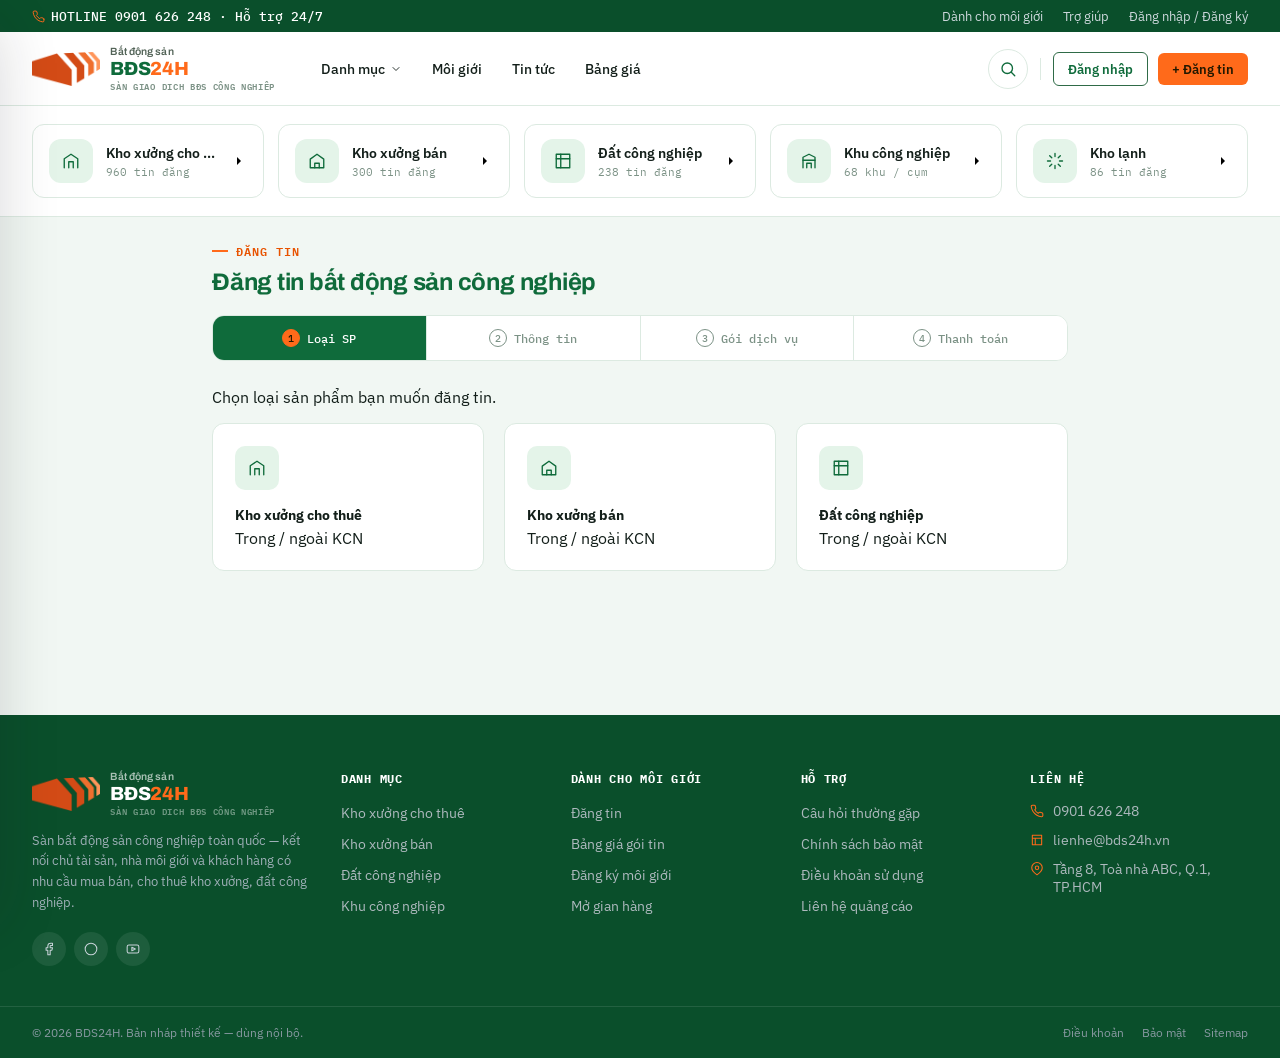
<file: dang-tin.html>
<!doctype html>
<html lang="vi">
<head>
<meta charset="UTF-8">
<meta name="viewport" content="width=device-width, initial-scale=1.0">
<title>Đăng tin bất động sản công nghiệp — BDS24H</title>
<link rel="preconnect" href="https://fonts.googleapis.com">
<link href="https://fonts.googleapis.com/css2?family=Archivo:wght@600;700;800&family=IBM+Plex+Sans:wght@400;500;600&family=IBM+Plex+Mono:wght@400;500;600&display=swap" rel="stylesheet">
<link rel="stylesheet" href="assets/css/styles.css">
</head>
<body>

<!-- ============ HEADER (giống trang chủ) ============ -->
<div class="topbar">
  <div class="container">
    <div class="hotline">
      <svg class="ic" viewBox="0 0 24 24"><path d="M22 16.92v3a2 2 0 0 1-2.18 2 19.79 19.79 0 0 1-8.63-3.07 19.5 19.5 0 0 1-6-6 19.79 19.79 0 0 1-3.07-8.67A2 2 0 0 1 4.11 2h3a2 2 0 0 1 2 1.72c.127.96.361 1.903.7 2.81a2 2 0 0 1-.45 2.11L8.09 9.91a16 16 0 0 0 6 6l1.27-1.27a2 2 0 0 1 2.11-.45c.907.339 1.85.573 2.81.7A2 2 0 0 1 22 16.92z"/></svg>
      HOTLINE 0901 626 248 · Hỗ trợ 24/7
    </div>
    <div class="topbar-links">
      <a href="moi-gioi.html">Dành cho môi giới</a>
      <a href="#">Trợ giúp</a>
      <a href="#">Đăng nhập / Đăng ký</a>
    </div>
  </div>
</div>

<header class="site-header">
  <div class="header-row container">
    <a href="index.html" class="brand">
      <img class="brand-mark" src="assets/img/logo-mark.png" alt="BDS 24H">
      <span class="brand-text">
        <span class="bt-sub">Bất động sản</span>
        <span class="bt-main">BĐS<em>24H</em></span>
        <span class="bt-tag">Sàn giao dịch BĐS công nghiệp</span>
      </span>
    </a>

    <button class="hamburger" aria-label="Menu">
      <svg class="ic" viewBox="0 0 24 24"><path d="M3 6h18M3 12h18M3 18h18"/></svg>
    </button>

    <ul class="main-nav">
      <li>
        <button class="nav-trigger">Danh mục
          <svg class="ic chev" viewBox="0 0 24 24"><path d="M6 9l6 6 6-6"/></svg>
        </button>
        <div class="megamenu">
          <div class="megamenu-col">
            <h4><svg class="ic" viewBox="0 0 24 24"><path d="M3 21V9l9-6 9 6v12"/><path d="M9 21v-8h6v8"/></svg>Kho xưởng cho thuê</h4>
            <a href="danh-sach.html">Trong khu công nghiệp <span class="count">612</span></a>
            <a href="danh-sach.html">Ngoài khu công nghiệp <span class="count">348</span></a>
          </div>
          <div class="megamenu-col">
            <h4><svg class="ic" viewBox="0 0 24 24"><path d="M3 9.5 12 3l9 6.5V21H3z"/><path d="M9 21v-6h6v6"/></svg>Kho xưởng bán</h4>
            <a href="danh-sach.html">Trong khu công nghiệp <span class="count">204</span></a>
            <a href="danh-sach.html">Ngoài khu công nghiệp <span class="count">96</span></a>
          </div>
          <div class="megamenu-col">
            <h4><svg class="ic" viewBox="0 0 24 24"><path d="M3 3h18v18H3z"/><path d="M3 9h18M9 3v18"/></svg>Đất công nghiệp</h4>
            <a href="danh-sach.html">Đất trong KCN <span class="count">150</span></a>
            <a href="danh-sach.html">Đất ngoài KCN <span class="count">88</span></a>
            <a href="khu-cong-nghiep.html">Khu công nghiệp <span class="count">42</span></a>
          </div>
          <div class="megamenu-promo">
            <div class="mp-card">
              <svg class="wm" viewBox="0 0 24 24" fill="none" stroke="currentColor" stroke-width="1.5"><path d="M4 21V7l8-4 8 4v14"/><path d="M4 11h16M9 21v-6h6v6"/></svg>
              <h5>Đăng tin miễn phí</h5>
              <p>Tiếp cận hàng nghìn nhà đầu tư mỗi ngày.</p>
              <a href="dang-tin.html" class="btn sm">+ Đăng tin ngay</a>
            </div>
          </div>
        </div>
      </li>
      <li><a href="moi-gioi.html">Môi giới</a></li>
      <li><a href="tin-tuc.html">Tin tức</a></li>
      <li><a href="goi-tin.html">Bảng giá</a></li>
    </ul>

    <div class="header-actions">
      <button class="header-search-btn" aria-label="Tìm kiếm">
        <svg class="ic" viewBox="0 0 24 24"><circle cx="11" cy="11" r="7"/><path d="m21 21-4.3-4.3"/></svg>
      </button>
      <div class="divider-v"></div>
      <a href="#" class="btn ghost sm">Đăng nhập</a>
      <a href="dang-tin.html" class="btn sm">+ Đăng tin</a>
    </div>
  </div>
</header>

<!-- ============ MOBILE NAV DRAWER ============ -->
<div class="mobile-nav">
  <div class="mn-head">
    <a href="index.html" class="brand">
      <img class="brand-mark" src="assets/img/logo-mark.png" alt="BDS 24H">
      <span class="brand-text">
        <span class="bt-sub">Bất động sản</span>
        <span class="bt-main">BĐS<em>24H</em></span>
        <span class="bt-tag">Sàn giao dịch BĐS công nghiệp</span>
      </span>
    </a>
    <button class="mn-close" aria-label="Đóng menu"><svg class="ic" viewBox="0 0 24 24"><path d="M18 6 6 18M6 6l12 12"/></svg></button>
  </div>
  <div class="mn-search">
    <svg class="ic ic-in" viewBox="0 0 24 24"><circle cx="11" cy="11" r="7"/><path d="m21 21-4.3-4.3"/></svg>
    <input placeholder="Tìm kho xưởng, đất công nghiệp...">
  </div>
  <nav class="mn-links">
    <div class="mn-group-title">Danh mục</div>
    <a href="danh-sach.html"><svg class="ic sm" viewBox="0 0 24 24"><path d="M3 21V9l9-6 9 6v12"/><path d="M9 21v-8h6v8"/></svg>Kho xưởng cho thuê</a>
    <a href="danh-sach.html"><svg class="ic sm" viewBox="0 0 24 24"><path d="M3 9.5 12 3l9 6.5V21H3z"/><path d="M9 21v-6h6v6"/></svg>Kho xưởng bán</a>
    <a href="danh-sach.html"><svg class="ic sm" viewBox="0 0 24 24"><path d="M3 3h18v18H3z"/><path d="M3 9h18M9 3v18"/></svg>Đất công nghiệp</a>
    <a href="khu-cong-nghiep.html"><svg class="ic sm" viewBox="0 0 24 24"><path d="M4 21V7l8-4 8 4v14"/><path d="M4 11h16M9 21v-6h6v6"/></svg>Khu công nghiệp</a>
    <div class="mn-group-title">Khác</div>
    <a href="moi-gioi.html"><svg class="ic sm" viewBox="0 0 24 24"><circle cx="9" cy="7" r="3"/><path d="M2 21v-1a6 6 0 0 1 12 0v1"/><circle cx="17" cy="8" r="2.5"/><path d="M15.5 21v-1a5 5 0 0 1 6-4.9"/></svg>Môi giới</a>
    <a href="tin-tuc.html"><svg class="ic sm" viewBox="0 0 24 24"><path d="M4 4h16v16H4zM4 9h16M9 9v11"/></svg>Tin tức</a>
    <a href="goi-tin.html"><svg class="ic sm" viewBox="0 0 24 24"><path d="M20 12v6a2 2 0 0 1-2 2H6a2 2 0 0 1-2-2v-6M2 7h20v5H2zM12 7v13"/></svg>Bảng giá gói tin</a>
  </nav>
  <div class="mn-foot">
    <div class="mn-actions">
      <a href="#" class="btn ghost block">Đăng nhập</a>
      <a href="dang-tin.html" class="btn block">+ Đăng tin</a>
    </div>
    <div class="mn-hotline"><svg class="ic sm" viewBox="0 0 24 24"><path d="M22 16.92v3a2 2 0 0 1-2.18 2 19.79 19.79 0 0 1-8.63-3.07 19.5 19.5 0 0 1-6-6 19.79 19.79 0 0 1-3.07-8.67A2 2 0 0 1 4.11 2h3a2 2 0 0 1 2 1.72c.127.96.361 1.903.7 2.81a2 2 0 0 1-.45 2.11L8.09 9.91a16 16 0 0 0 6 6l1.27-1.27a2 2 0 0 1 2.11-.45c.907.339 1.85.573 2.81.7A2 2 0 0 1 22 16.92z"/></svg>HOTLINE 0901 626 248</div>
  </div>
</div>
<div class="nav-overlay"></div>

<!-- ============ CATEGORY RAIL (kiểu sàn TMĐT) ============ -->
<nav class="category-rail" aria-label="Danh mục nhanh">
  <div class="crail-list">
    <a class="crail-card" href="danh-sach.html">
      <span class="cc-icon"><svg class="ic" viewBox="0 0 24 24"><path d="M3 21V9l9-6 9 6v12"/><path d="M9 21v-8h6v8"/></svg></span>
      <span class="cc-text"><b>Kho xưởng cho thuê</b><small>960 tin đăng</small></span>
      <svg class="cc-arrow" viewBox="0 0 24 24"><path d="M9 6l6 6-6 6"/></svg>
    </a>
    <a class="crail-card" href="danh-sach.html">
      <span class="cc-icon"><svg class="ic" viewBox="0 0 24 24"><path d="M3 9.5 12 3l9 6.5V21H3z"/><path d="M9 21v-6h6v6"/></svg></span>
      <span class="cc-text"><b>Kho xưởng bán</b><small>300 tin đăng</small></span>
      <svg class="cc-arrow" viewBox="0 0 24 24"><path d="M9 6l6 6-6 6"/></svg>
    </a>
    <a class="crail-card" href="danh-sach.html">
      <span class="cc-icon"><svg class="ic" viewBox="0 0 24 24"><path d="M3 3h18v18H3z"/><path d="M3 9h18M9 3v18"/></svg></span>
      <span class="cc-text"><b>Đất công nghiệp</b><small>238 tin đăng</small></span>
      <svg class="cc-arrow" viewBox="0 0 24 24"><path d="M9 6l6 6-6 6"/></svg>
    </a>
    <a class="crail-card" href="khu-cong-nghiep.html">
      <span class="cc-icon"><svg class="ic" viewBox="0 0 24 24"><path d="M4 21V7l8-4 8 4v14"/><path d="M4 11h16M9 21v-6h6v6"/></svg></span>
      <span class="cc-text"><b>Khu công nghiệp</b><small>68 khu / cụm</small></span>
      <svg class="cc-arrow" viewBox="0 0 24 24"><path d="M9 6l6 6-6 6"/></svg>
    </a>
    <a class="crail-card" href="danh-sach.html">
      <span class="cc-icon"><svg class="ic" viewBox="0 0 24 24"><path d="M12 2v4M12 18v4M4.9 4.9l2.8 2.8M16.3 16.3l2.8 2.8M2 12h4M18 12h4M4.9 19.1l2.8-2.8M16.3 7.7l2.8-2.8"/></svg></span>
      <span class="cc-text"><b>Kho lạnh</b><small>86 tin đăng</small></span>
      <svg class="cc-arrow" viewBox="0 0 24 24"><path d="M9 6l6 6-6 6"/></svg>
    </a>
  </div>
</nav>


<!-- ============ ĐĂNG TIN — FORM NHIỀU BƯỚC ============ -->
<div class="container" style="padding-top:24px;padding-bottom:64px;max-width:920px">

  <div class="eyebrow">Đăng tin</div>
  <h1 style="font-size:24px;margin-bottom:20px">Đăng tin bất động sản công nghiệp</h1>

  <div class="stepper">
    <div class="step on" data-step-label="1"><span class="n">1</span> <span>Loại SP</span></div>
    <div class="step" data-step-label="2"><span class="n">2</span> <span>Thông tin</span></div>
    <div class="step" data-step-label="3"><span class="n">3</span> <span>Gói dịch vụ</span></div>
    <div class="step" data-step-label="4"><span class="n">4</span> <span>Thanh toán</span></div>
  </div>

  <!-- STEP 1 -->
  <section class="form-step on" data-step="1">
    <p class="sub">Chọn loại sản phẩm bạn muốn đăng tin.</p>
    <div class="grid g3">
      <div class="card" style="padding:22px;cursor:pointer" onclick="goStep(2)">
        <div class="icwrap" style="width:44px;height:44px;border-radius:10px;background:var(--steel-pale);color:var(--steel-dk);display:flex;align-items:center;justify-content:center;margin-bottom:14px"><svg class="ic" viewBox="0 0 24 24"><path d="M3 21V9l9-6 9 6v12"/><path d="M9 21v-8h6v8"/></svg></div>
        <b style="font-size:14px">Kho xưởng cho thuê</b><div class="sub" style="margin-top:4px">Trong / ngoài KCN</div>
      </div>
      <div class="card" style="padding:22px;cursor:pointer" onclick="goStep(2)">
        <div class="icwrap" style="width:44px;height:44px;border-radius:10px;background:var(--steel-pale);color:var(--steel-dk);display:flex;align-items:center;justify-content:center;margin-bottom:14px"><svg class="ic" viewBox="0 0 24 24"><path d="M3 9.5 12 3l9 6.5V21H3z"/><path d="M9 21v-6h6v6"/></svg></div>
        <b style="font-size:14px">Kho xưởng bán</b><div class="sub" style="margin-top:4px">Trong / ngoài KCN</div>
      </div>
      <div class="card" style="padding:22px;cursor:pointer" onclick="goStep(2)">
        <div class="icwrap" style="width:44px;height:44px;border-radius:10px;background:var(--steel-pale);color:var(--steel-dk);display:flex;align-items:center;justify-content:center;margin-bottom:14px"><svg class="ic" viewBox="0 0 24 24"><path d="M3 3h18v18H3z"/><path d="M3 9h18M9 3v18"/></svg></div>
        <b style="font-size:14px">Đất công nghiệp</b><div class="sub" style="margin-top:4px">Trong / ngoài KCN</div>
      </div>
    </div>
  </section>

  <!-- STEP 2 -->
  <section class="form-step" data-step="2">
    <p class="sub">Điền thông tin chi tiết về kho xưởng cho thuê.</p>
    <div class="block-card">
      <div class="grid g2">
        <div class="fld" style="grid-column:1/-1"><label>Tiêu đề tin</label><input placeholder="VD: Cho thuê kho xưởng 5.000m² Đức Hoà"></div>
        <div class="fld"><label>Diện tích (m²)</label><input placeholder="VD: 5000" inputmode="numeric"></div>
        <div class="fld"><label>Giá thuê / tháng</label><input placeholder="VD: 299.000.000" inputmode="numeric"></div>
        <div class="fld"><label>Trong / ngoài KCN</label><select><option>Ngoài KCN</option><option>Trong KCN</option></select></div>
        <div class="fld"><label>Tỉnh / thành</label><select><option>Tây Ninh</option><option>Bình Dương</option><option>Đồng Nai</option><option>Long An</option></select></div>
        <div class="fld"><label>Chiều cao tịnh (m)</label><input placeholder="VD: 9"></div>
        <div class="fld"><label>Tải trọng sàn (tấn/m²)</label><input placeholder="VD: 2"></div>
        <div class="fld"><label>Điện</label><input placeholder="VD: 3 pha, 250 kVA"></div>
        <div class="fld"><label>Pháp lý</label><select><option>Sổ đỏ</option><option>Hợp đồng thuê</option><option>Đang chờ cấp phép</option></select></div>
      </div>
      <div class="fld" style="margin-top:14px">
        <label>Mô tả chi tiết</label>
        <textarea rows="4" placeholder="Mô tả kết cấu, hiện trạng, tiện ích xung quanh..." style="width:100%;border:1px solid var(--line);border-radius:6px;padding:11px 12px;font-size:13.5px;font-family:'IBM Plex Sans',sans-serif;background:#fcfcfa;resize:vertical"></textarea>
      </div>
      <div class="fld" style="margin-top:14px">
        <label>Ảnh / video</label>
        <div class="thumb" style="aspect-ratio:5/1;border:1.5px dashed var(--line);border-radius:var(--r-sm);background:var(--steel-pale);display:flex;align-items:center;justify-content:center;color:var(--steel-lt);font-size:12.5px;gap:8px">
          <svg class="ic" viewBox="0 0 24 24"><path d="M12 3v14M5 10l7-7 7 7"/><path d="M4 21h16"/></svg>
          Kéo thả ảnh/video vào đây hoặc bấm để chọn file (tối đa 12 ảnh)
        </div>
      </div>
      <div style="margin-top:20px;display:flex;gap:10px;justify-content:space-between">
        <button class="btn ghost" onclick="goStep(1)">← Quay lại</button>
        <div style="display:flex;gap:10px">
          <button class="btn ghost">Lưu nháp</button>
          <button class="btn" onclick="goStep(3)">Tiếp tục →</button>
        </div>
      </div>
    </div>
  </section>

  <!-- STEP 3 -->
  <section class="form-step" data-step="3">
    <p class="sub">Chọn gói dịch vụ để tăng hiển thị cho tin đăng.</p>
    <div class="grid g3">
      <div class="pricecard">
        <div class="tag">Cơ bản</div>
        <div class="p">Miễn phí</div>
        <ul>
          <li><svg class="ic" viewBox="0 0 24 24"><path d="M20 6 9 17l-5-5"/></svg>7 ngày hiển thị</li>
          <li><svg class="ic" viewBox="0 0 24 24"><path d="M20 6 9 17l-5-5"/></svg>Hiển thị trong kết quả tìm kiếm</li>
        </ul>
        <button class="btn ghost block" onclick="goStep(4)">Chọn gói</button>
      </div>
      <div class="pricecard feat">
        <span class="badge-top">Phổ biến nhất</span>
        <div class="tag">Nổi bật</div>
        <div class="p">99.000<small>đ</small></div>
        <ul>
          <li><svg class="ic" viewBox="0 0 24 24"><path d="M20 6 9 17l-5-5"/></svg>15 ngày hiển thị</li>
          <li><svg class="ic" viewBox="0 0 24 24"><path d="M20 6 9 17l-5-5"/></svg>Đẩy top 3 lần/ngày</li>
          <li><svg class="ic" viewBox="0 0 24 24"><path d="M20 6 9 17l-5-5"/></svg>Gắn nhãn "Nổi bật"</li>
        </ul>
        <button class="btn block" onclick="goStep(4)">Chọn gói</button>
      </div>
      <div class="pricecard">
        <div class="tag">VIP</div>
        <div class="p">299.000<small>đ</small></div>
        <ul>
          <li><svg class="ic" viewBox="0 0 24 24"><path d="M20 6 9 17l-5-5"/></svg>30 ngày hiển thị</li>
          <li><svg class="ic" viewBox="0 0 24 24"><path d="M20 6 9 17l-5-5"/></svg>Ưu tiên tìm kiếm cao nhất</li>
          <li><svg class="ic" viewBox="0 0 24 24"><path d="M20 6 9 17l-5-5"/></svg>Hiện trong gian hàng riêng</li>
        </ul>
        <button class="btn ghost block" onclick="goStep(4)">Chọn gói</button>
      </div>
    </div>
    <div style="margin-top:20px"><button class="btn ghost" onclick="goStep(2)">← Quay lại</button></div>
  </section>

  <!-- STEP 4 -->
  <section class="form-step" data-step="4">
    <p class="sub">Chọn phương thức thanh toán để hoàn tất đăng tin.</p>
    <div class="detail-layout" style="grid-template-columns:1fr 320px">
      <div>
        <div class="block-card">
          <div class="block-title">Phương thức thanh toán</div>
          <div class="grid g2">
            <div class="card" style="padding:14px;cursor:pointer;border-color:var(--amber);background:var(--amber-pale)"><b style="font-size:13px">Ví BDS24H</b><div class="sub">Số dư: 450.000đ</div></div>
            <div class="card" style="padding:14px;cursor:pointer"><b style="font-size:13px">VNPay</b><div class="sub">Thẻ ATM / QR</div></div>
            <div class="card" style="padding:14px;cursor:pointer"><b style="font-size:13px">Momo</b><div class="sub">Ví điện tử</div></div>
            <div class="card" style="padding:14px;cursor:pointer"><b style="font-size:13px">ZaloPay</b><div class="sub">Ví điện tử</div></div>
          </div>
          <div class="fld" style="margin-top:14px"><label>Mã giới thiệu (nếu có)</label><input placeholder="Nhập mã ưu đãi"></div>
        </div>
        <div style="margin-top:16px"><button class="btn ghost" onclick="goStep(3)">← Quay lại</button></div>
      </div>
      <div class="block-card">
        <div class="block-title">Đơn hàng</div>
        <div style="display:flex;justify-content:space-between;font-size:12.5px;margin-bottom:8px"><span>Gói Nổi bật</span><span class="mono">99.000đ</span></div>
        <div style="display:flex;justify-content:space-between;font-size:12.5px;color:var(--ok);margin-bottom:8px"><span>Ưu đãi giới thiệu</span><span class="mono">-0đ</span></div>
        <div class="divider"></div>
        <div style="display:flex;justify-content:space-between;font-weight:700;font-size:14px"><span>Tổng</span><span class="mono">99.000đ</span></div>
        <button class="btn block" style="margin-top:16px" onclick="goStep(5)">Xác nhận thanh toán</button>
      </div>
    </div>
  </section>

  <!-- STEP 5 — thành công -->
  <section class="form-step" data-step="5" style="text-align:center;padding-top:40px">
    <div style="width:64px;height:64px;border-radius:50%;background:var(--ok-bg);color:var(--ok);display:flex;align-items:center;justify-content:center;margin:0 auto 20px">
      <svg class="ic lg" viewBox="0 0 24 24"><path d="M20 6 9 17l-5-5"/></svg>
    </div>
    <h1 style="font-size:22px">Đăng tin thành công</h1>
    <p class="sub">Tin của bạn đang chờ admin duyệt, thường trong vòng 30 phút. Bạn sẽ nhận thông báo qua email/SMS khi tin được duyệt.</p>
    <a href="quan-ly-tin.html" class="btn dark" style="margin-top:8px">Xem trang quản lý tin →</a>
  </section>

</div>

<script>
function goStep(n){
  document.querySelectorAll('.form-step').forEach(s=>s.classList.remove('on'));
  document.querySelector('.form-step[data-step="'+n+'"]').classList.add('on');
  document.querySelectorAll('.stepper .step').forEach((s,i)=>{
    s.classList.remove('on','done');
    if(i+1<n) s.classList.add('done');
    if(i+1===n) s.classList.add('on');
  });
  if(n===5) document.querySelector('.stepper').style.display='none';
  else document.querySelector('.stepper').style.display='flex';
  window.scrollTo({top:0,behavior:'smooth'});
}
</script>
<style>.form-step{display:none}.form-step.on{display:block}</style>


<!-- ============ FOOTER (giống trang chủ) ============ -->
<footer class="site-footer">
  <div class="footer-top container">
    <div class="footer-grid">
      <div class="footer-brand">
        <a href="index.html" class="brand">
      <img class="brand-mark" src="assets/img/logo-mark.png" alt="BDS 24H">
      <span class="brand-text">
        <span class="bt-sub">Bất động sản</span>
        <span class="bt-main">BĐS<em>24H</em></span>
        <span class="bt-tag">Sàn giao dịch BĐS công nghiệp</span>
      </span>
    </a>
        <p class="footer-desc">Sàn bất động sản công nghiệp toàn quốc — kết nối chủ tài sản, nhà môi giới và khách hàng có nhu cầu mua bán, cho thuê kho xưởng, đất công nghiệp.</p>
        <div class="footer-social">
          <a href="#" aria-label="Facebook"><svg class="ic sm" viewBox="0 0 24 24"><path d="M18 2h-3a5 5 0 0 0-5 5v3H7v4h3v8h4v-8h3l1-4h-4V7a1 1 0 0 1 1-1h3z"/></svg></a>
          <a href="#" aria-label="Zalo"><svg class="ic sm" viewBox="0 0 24 24"><circle cx="12" cy="12" r="10"/></svg></a>
          <a href="#" aria-label="Youtube"><svg class="ic sm" viewBox="0 0 24 24"><rect x="2" y="5" width="20" height="14" rx="3"/><path d="M10 9l6 3-6 3z"/></svg></a>
        </div>
      </div>
      <div class="footer-col">
        <h4>Danh mục</h4>
        <ul>
          <li><a href="danh-sach.html">Kho xưởng cho thuê</a></li>
          <li><a href="danh-sach.html">Kho xưởng bán</a></li>
          <li><a href="danh-sach.html">Đất công nghiệp</a></li>
          <li><a href="khu-cong-nghiep.html">Khu công nghiệp</a></li>
        </ul>
      </div>
      <div class="footer-col">
        <h4>Dành cho môi giới</h4>
        <ul>
          <li><a href="dang-tin.html">Đăng tin</a></li>
          <li><a href="goi-tin.html">Bảng giá gói tin</a></li>
          <li><a href="moi-gioi.html">Đăng ký môi giới</a></li>
          <li><a href="gian-hang.html">Mở gian hàng</a></li>
        </ul>
      </div>
      <div class="footer-col">
        <h4>Hỗ trợ</h4>
        <ul>
          <li><a href="#">Câu hỏi thường gặp</a></li>
          <li><a href="#">Chính sách bảo mật</a></li>
          <li><a href="#">Điều khoản sử dụng</a></li>
          <li><a href="#">Liên hệ quảng cáo</a></li>
        </ul>
      </div>
      <div class="footer-col">
        <h4>Liên hệ</h4>
        <ul class="footer-contact">
          <li><svg class="ic sm" viewBox="0 0 24 24"><path d="M22 16.92v3a2 2 0 0 1-2.18 2 19.79 19.79 0 0 1-8.63-3.07 19.5 19.5 0 0 1-6-6 19.79 19.79 0 0 1-3.07-8.67A2 2 0 0 1 4.11 2h3a2 2 0 0 1 2 1.72c.127.96.361 1.903.7 2.81a2 2 0 0 1-.45 2.11L8.09 9.91a16 16 0 0 0 6 6l1.27-1.27a2 2 0 0 1 2.11-.45c.907.339 1.85.573 2.81.7A2 2 0 0 1 22 16.92z"/></svg>0901 626 248</li>
          <li><svg class="ic sm" viewBox="0 0 24 24"><path d="M4 4h16v16H4zM4 9h16M9 9v11"/></svg>lienhe@bds24h.vn</li>
          <li><svg class="ic sm" viewBox="0 0 24 24"><path d="M21 10c0 6-9 12-9 12S3 16 3 10a9 9 0 0 1 18 0z"/><circle cx="12" cy="10" r="3"/></svg>Tầng 8, Toà nhà ABC, Q.1, TP.HCM</li>
        </ul>
      </div>
    </div>
  </div>
  <div class="footer-bottom container">
    <span>© 2026 BDS24H. Bản nháp thiết kế — dùng nội bộ.</span>
    <div class="legal"><a href="#">Điều khoản</a><a href="#">Bảo mật</a><a href="#">Sitemap</a></div>
  </div>
</footer>

<script src="assets/js/main.js"></script>
<script src="assets/js/main.js"></script>
</body>
</html>
</file>
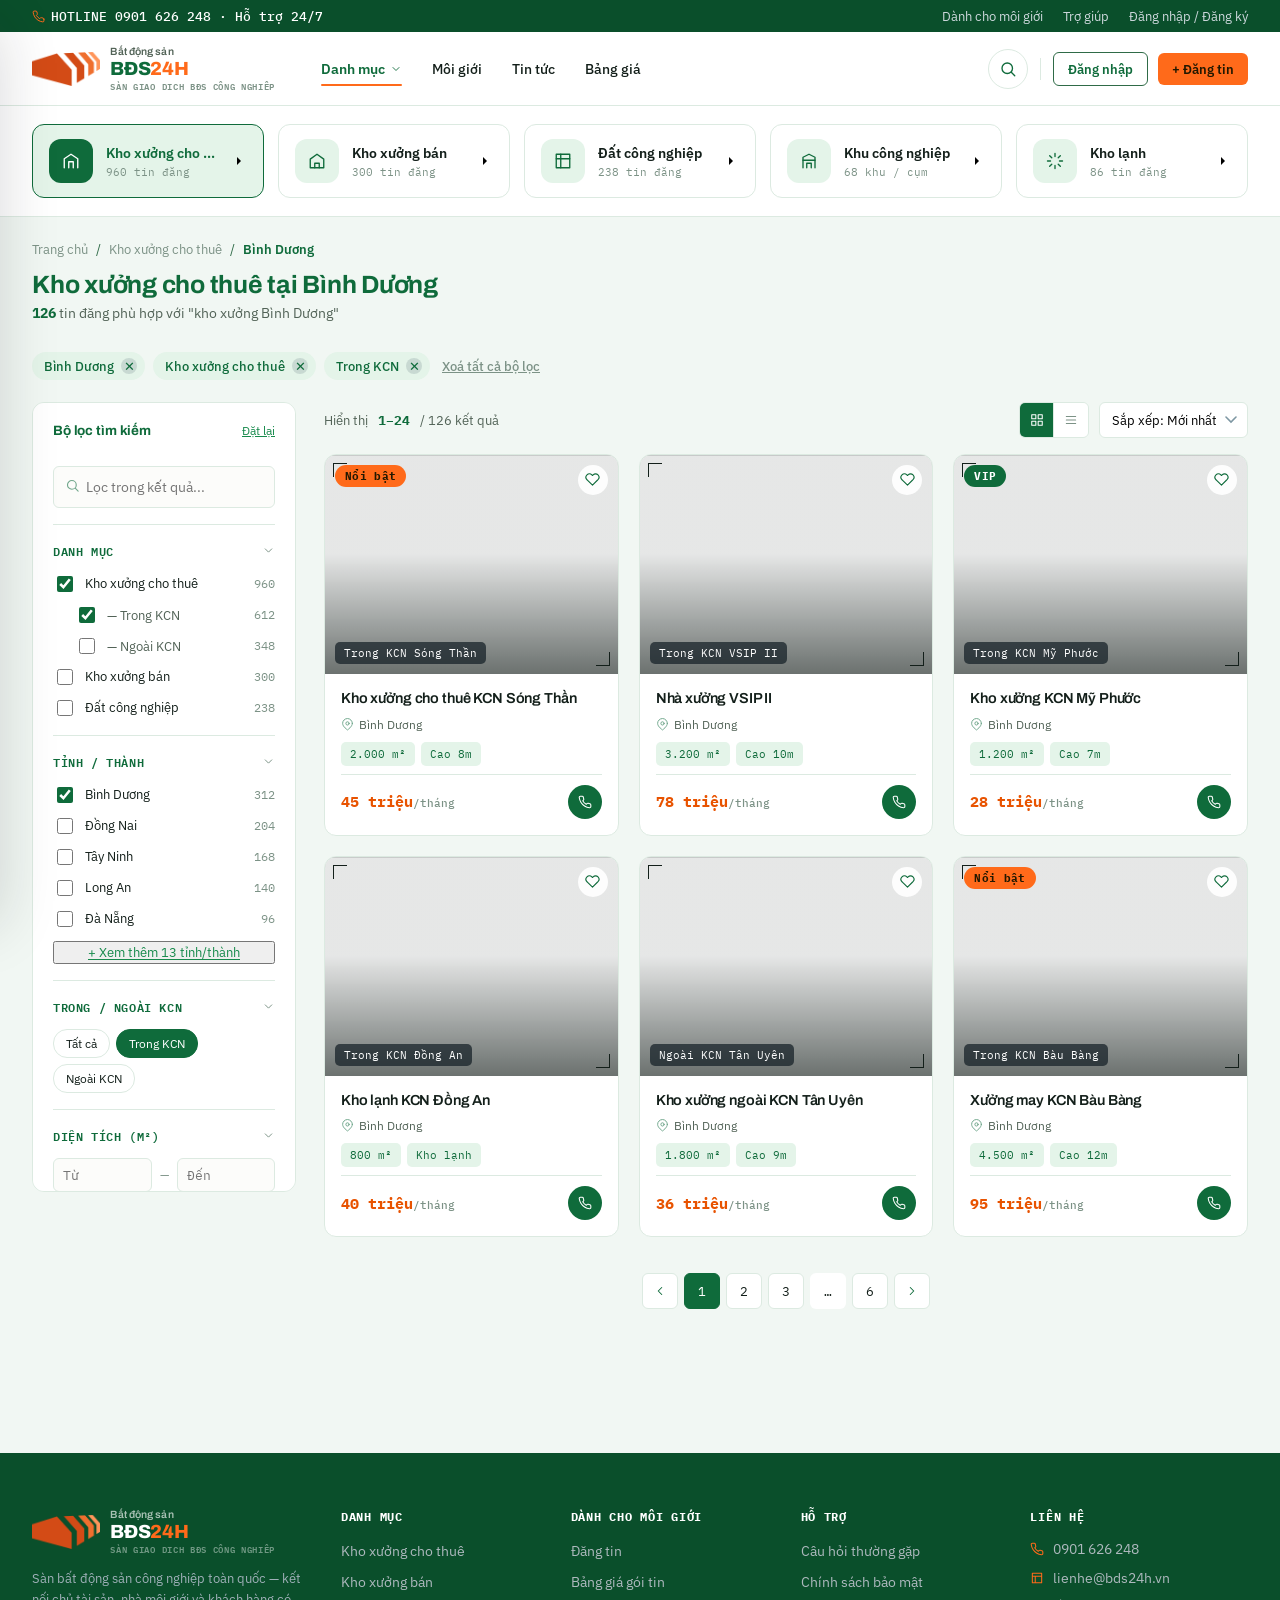
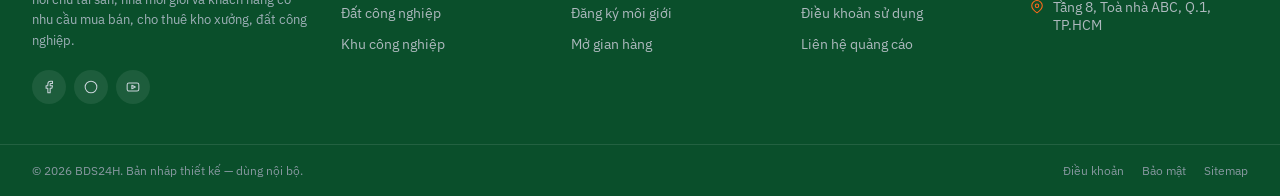
<file: danh-sach.html>
<!doctype html>
<html lang="vi">
<head>
<meta charset="UTF-8">
<meta name="viewport" content="width=device-width, initial-scale=1.0">
<title>Kho xưởng cho thuê Bình Dương — BDS24H</title>
<link rel="preconnect" href="https://fonts.googleapis.com">
<link href="https://fonts.googleapis.com/css2?family=Archivo:wght@600;700;800&family=IBM+Plex+Sans:wght@400;500;600&family=IBM+Plex+Mono:wght@400;500;600&display=swap" rel="stylesheet">
<link rel="stylesheet" href="assets/css/styles.css">
</head>
<body>

<!-- ============ HEADER (giống trang chủ) ============ -->
<div class="topbar">
  <div class="container">
    <div class="hotline">
      <svg class="ic" viewBox="0 0 24 24"><path d="M22 16.92v3a2 2 0 0 1-2.18 2 19.79 19.79 0 0 1-8.63-3.07 19.5 19.5 0 0 1-6-6 19.79 19.79 0 0 1-3.07-8.67A2 2 0 0 1 4.11 2h3a2 2 0 0 1 2 1.72c.127.96.361 1.903.7 2.81a2 2 0 0 1-.45 2.11L8.09 9.91a16 16 0 0 0 6 6l1.27-1.27a2 2 0 0 1 2.11-.45c.907.339 1.85.573 2.81.7A2 2 0 0 1 22 16.92z"/></svg>
      HOTLINE 0901 626 248 · Hỗ trợ 24/7
    </div>
    <div class="topbar-links">
      <a href="moi-gioi.html">Dành cho môi giới</a>
      <a href="#">Trợ giúp</a>
      <a href="#">Đăng nhập / Đăng ký</a>
    </div>
  </div>
</div>

<header class="site-header">
  <div class="header-row container">
    <a href="index.html" class="brand">
      <img class="brand-mark" src="assets/img/logo-mark.png" alt="BDS 24H">
      <span class="brand-text">
        <span class="bt-sub">Bất động sản</span>
        <span class="bt-main">BĐS<em>24H</em></span>
        <span class="bt-tag">Sàn giao dịch BĐS công nghiệp</span>
      </span>
    </a>

    <button class="hamburger" aria-label="Menu">
      <svg class="ic" viewBox="0 0 24 24"><path d="M3 6h18M3 12h18M3 18h18"/></svg>
    </button>

    <ul class="main-nav">
      <li>
        <button class="nav-trigger active">Danh mục
          <svg class="ic chev" viewBox="0 0 24 24"><path d="M6 9l6 6 6-6"/></svg>
        </button>
        <div class="megamenu">
          <div class="megamenu-col">
            <h4><svg class="ic" viewBox="0 0 24 24"><path d="M3 21V9l9-6 9 6v12"/><path d="M9 21v-8h6v8"/></svg>Kho xưởng cho thuê</h4>
            <a href="danh-sach.html">Trong khu công nghiệp <span class="count">612</span></a>
            <a href="danh-sach.html">Ngoài khu công nghiệp <span class="count">348</span></a>
          </div>
          <div class="megamenu-col">
            <h4><svg class="ic" viewBox="0 0 24 24"><path d="M3 9.5 12 3l9 6.5V21H3z"/><path d="M9 21v-6h6v6"/></svg>Kho xưởng bán</h4>
            <a href="danh-sach.html">Trong khu công nghiệp <span class="count">204</span></a>
            <a href="danh-sach.html">Ngoài khu công nghiệp <span class="count">96</span></a>
          </div>
          <div class="megamenu-col">
            <h4><svg class="ic" viewBox="0 0 24 24"><path d="M3 3h18v18H3z"/><path d="M3 9h18M9 3v18"/></svg>Đất công nghiệp</h4>
            <a href="danh-sach.html">Đất trong KCN <span class="count">150</span></a>
            <a href="danh-sach.html">Đất ngoài KCN <span class="count">88</span></a>
            <a href="khu-cong-nghiep.html">Khu công nghiệp <span class="count">42</span></a>
          </div>
          <div class="megamenu-promo">
            <div class="mp-card">
              <svg class="wm" viewBox="0 0 24 24" fill="none" stroke="currentColor" stroke-width="1.5"><path d="M4 21V7l8-4 8 4v14"/><path d="M4 11h16M9 21v-6h6v6"/></svg>
              <h5>Đăng tin miễn phí</h5>
              <p>Tiếp cận hàng nghìn nhà đầu tư mỗi ngày.</p>
              <a href="dang-tin.html" class="btn sm">+ Đăng tin ngay</a>
            </div>
          </div>
        </div>
      </li>
      <li><a href="moi-gioi.html">Môi giới</a></li>
      <li><a href="tin-tuc.html">Tin tức</a></li>
      <li><a href="goi-tin.html">Bảng giá</a></li>
    </ul>

    <div class="header-actions">
      <button class="header-search-btn" aria-label="Tìm kiếm">
        <svg class="ic" viewBox="0 0 24 24"><circle cx="11" cy="11" r="7"/><path d="m21 21-4.3-4.3"/></svg>
      </button>
      <div class="divider-v"></div>
      <a href="#" class="btn ghost sm">Đăng nhập</a>
      <a href="dang-tin.html" class="btn sm">+ Đăng tin</a>
    </div>
  </div>
</header>

<!-- ============ MOBILE NAV DRAWER ============ -->
<div class="mobile-nav">
  <div class="mn-head">
    <a href="index.html" class="brand">
      <img class="brand-mark" src="assets/img/logo-mark.png" alt="BDS 24H">
      <span class="brand-text">
        <span class="bt-sub">Bất động sản</span>
        <span class="bt-main">BĐS<em>24H</em></span>
        <span class="bt-tag">Sàn giao dịch BĐS công nghiệp</span>
      </span>
    </a>
    <button class="mn-close" aria-label="Đóng menu"><svg class="ic" viewBox="0 0 24 24"><path d="M18 6 6 18M6 6l12 12"/></svg></button>
  </div>
  <div class="mn-search">
    <svg class="ic ic-in" viewBox="0 0 24 24"><circle cx="11" cy="11" r="7"/><path d="m21 21-4.3-4.3"/></svg>
    <input placeholder="Tìm kho xưởng, đất công nghiệp...">
  </div>
  <nav class="mn-links">
    <div class="mn-group-title">Danh mục</div>
    <a href="danh-sach.html"><svg class="ic sm" viewBox="0 0 24 24"><path d="M3 21V9l9-6 9 6v12"/><path d="M9 21v-8h6v8"/></svg>Kho xưởng cho thuê</a>
    <a href="danh-sach.html"><svg class="ic sm" viewBox="0 0 24 24"><path d="M3 9.5 12 3l9 6.5V21H3z"/><path d="M9 21v-6h6v6"/></svg>Kho xưởng bán</a>
    <a href="danh-sach.html"><svg class="ic sm" viewBox="0 0 24 24"><path d="M3 3h18v18H3z"/><path d="M3 9h18M9 3v18"/></svg>Đất công nghiệp</a>
    <a href="khu-cong-nghiep.html"><svg class="ic sm" viewBox="0 0 24 24"><path d="M4 21V7l8-4 8 4v14"/><path d="M4 11h16M9 21v-6h6v6"/></svg>Khu công nghiệp</a>
    <div class="mn-group-title">Khác</div>
    <a href="moi-gioi.html"><svg class="ic sm" viewBox="0 0 24 24"><circle cx="9" cy="7" r="3"/><path d="M2 21v-1a6 6 0 0 1 12 0v1"/><circle cx="17" cy="8" r="2.5"/><path d="M15.5 21v-1a5 5 0 0 1 6-4.9"/></svg>Môi giới</a>
    <a href="tin-tuc.html"><svg class="ic sm" viewBox="0 0 24 24"><path d="M4 4h16v16H4zM4 9h16M9 9v11"/></svg>Tin tức</a>
    <a href="goi-tin.html"><svg class="ic sm" viewBox="0 0 24 24"><path d="M20 12v6a2 2 0 0 1-2 2H6a2 2 0 0 1-2-2v-6M2 7h20v5H2zM12 7v13"/></svg>Bảng giá gói tin</a>
  </nav>
  <div class="mn-foot">
    <div class="mn-actions">
      <a href="#" class="btn ghost block">Đăng nhập</a>
      <a href="dang-tin.html" class="btn block">+ Đăng tin</a>
    </div>
    <div class="mn-hotline"><svg class="ic sm" viewBox="0 0 24 24"><path d="M22 16.92v3a2 2 0 0 1-2.18 2 19.79 19.79 0 0 1-8.63-3.07 19.5 19.5 0 0 1-6-6 19.79 19.79 0 0 1-3.07-8.67A2 2 0 0 1 4.11 2h3a2 2 0 0 1 2 1.72c.127.96.361 1.903.7 2.81a2 2 0 0 1-.45 2.11L8.09 9.91a16 16 0 0 0 6 6l1.27-1.27a2 2 0 0 1 2.11-.45c.907.339 1.85.573 2.81.7A2 2 0 0 1 22 16.92z"/></svg>HOTLINE 0901 626 248</div>
  </div>
</div>
<div class="nav-overlay"></div>

<!-- ============ CATEGORY RAIL (kiểu sàn TMĐT) ============ -->
<nav class="category-rail" aria-label="Danh mục nhanh">
  <div class="crail-list">
    <a class="crail-card active" href="danh-sach.html">
      <span class="cc-icon"><svg class="ic" viewBox="0 0 24 24"><path d="M3 21V9l9-6 9 6v12"/><path d="M9 21v-8h6v8"/></svg></span>
      <span class="cc-text"><b>Kho xưởng cho thuê</b><small>960 tin đăng</small></span>
      <svg class="cc-arrow" viewBox="0 0 24 24"><path d="M9 6l6 6-6 6"/></svg>
    </a>
    <a class="crail-card" href="danh-sach.html">
      <span class="cc-icon"><svg class="ic" viewBox="0 0 24 24"><path d="M3 9.5 12 3l9 6.5V21H3z"/><path d="M9 21v-6h6v6"/></svg></span>
      <span class="cc-text"><b>Kho xưởng bán</b><small>300 tin đăng</small></span>
      <svg class="cc-arrow" viewBox="0 0 24 24"><path d="M9 6l6 6-6 6"/></svg>
    </a>
    <a class="crail-card" href="danh-sach.html">
      <span class="cc-icon"><svg class="ic" viewBox="0 0 24 24"><path d="M3 3h18v18H3z"/><path d="M3 9h18M9 3v18"/></svg></span>
      <span class="cc-text"><b>Đất công nghiệp</b><small>238 tin đăng</small></span>
      <svg class="cc-arrow" viewBox="0 0 24 24"><path d="M9 6l6 6-6 6"/></svg>
    </a>
    <a class="crail-card" href="khu-cong-nghiep.html">
      <span class="cc-icon"><svg class="ic" viewBox="0 0 24 24"><path d="M4 21V7l8-4 8 4v14"/><path d="M4 11h16M9 21v-6h6v6"/></svg></span>
      <span class="cc-text"><b>Khu công nghiệp</b><small>68 khu / cụm</small></span>
      <svg class="cc-arrow" viewBox="0 0 24 24"><path d="M9 6l6 6-6 6"/></svg>
    </a>
    <a class="crail-card" href="danh-sach.html">
      <span class="cc-icon"><svg class="ic" viewBox="0 0 24 24"><path d="M12 2v4M12 18v4M4.9 4.9l2.8 2.8M16.3 16.3l2.8 2.8M2 12h4M18 12h4M4.9 19.1l2.8-2.8M16.3 7.7l2.8-2.8"/></svg></span>
      <span class="cc-text"><b>Kho lạnh</b><small>86 tin đăng</small></span>
      <svg class="cc-arrow" viewBox="0 0 24 24"><path d="M9 6l6 6-6 6"/></svg>
    </a>
  </div>
</nav>

<!-- ============ NỘI DUNG DANH SÁCH ============ -->
<div class="container" style="padding-top:24px;padding-bottom:64px">

  <div class="breadcrumb">
    <a href="index.html">Trang chủ</a><span class="sep">/</span>
    <a href="danh-sach.html">Kho xưởng cho thuê</a><span class="sep">/</span>
    <span class="curr">Bình Dương</span>
  </div>

  <div class="listing-head">
    <div>
      <h1>Kho xưởng cho thuê tại Bình Dương</h1>
      <p class="result-count"><b>126</b> tin đăng phù hợp với "kho xưởng Bình Dương"</p>
    </div>
    <button class="btn ghost sm mobile-filter-btn">
      <svg class="ic sm" viewBox="0 0 24 24"><path d="M4 6h16M7 12h10M10 18h4"/></svg>
      Bộ lọc
    </button>
  </div>

  <div class="filter-chips">
    <span class="fchip">Bình Dương <button aria-label="Xoá">✕</button></span>
    <span class="fchip">Kho xưởng cho thuê <button aria-label="Xoá">✕</button></span>
    <span class="fchip">Trong KCN <button aria-label="Xoá">✕</button></span>
    <span class="fchip clear">Xoá tất cả bộ lọc</span>
  </div>

  <div class="listing-layout">

    <!-- SIDEBAR FILTER -->
    <aside class="filterbox">
      <div class="filterbox-head">
        <h3>Bộ lọc tìm kiếm</h3>
        <button type="button">Đặt lại</button>
      </div>

      <div class="fgroup">
        <div class="fld" style="margin-top:6px">
          <svg class="ic ic-in" style="top:12px" viewBox="0 0 24 24"><circle cx="11" cy="11" r="7"/><path d="m21 21-4.3-4.3"/></svg>
          <input style="padding-left:32px" placeholder="Lọc trong kết quả...">
        </div>
      </div>

      <div class="fgroup">
        <div class="fgroup-title"><h4>Danh mục</h4><svg class="ic chev" viewBox="0 0 24 24"><path d="M6 9l6 6 6-6"/></svg></div>
        <div class="fgroup-body">
          <label class="ck"><input type="checkbox" checked> Kho xưởng cho thuê <span class="n">960</span></label>
          <label class="ck sub"><input type="checkbox" checked> — Trong KCN <span class="n">612</span></label>
          <label class="ck sub"><input type="checkbox"> — Ngoài KCN <span class="n">348</span></label>
          <label class="ck"><input type="checkbox"> Kho xưởng bán <span class="n">300</span></label>
          <label class="ck"><input type="checkbox"> Đất công nghiệp <span class="n">238</span></label>
        </div>
      </div>

      <div class="fgroup">
        <div class="fgroup-title"><h4>Tỉnh / thành</h4><svg class="ic chev" viewBox="0 0 24 24"><path d="M6 9l6 6 6-6"/></svg></div>
        <div class="fgroup-body">
          <label class="ck"><input type="checkbox" checked> Bình Dương <span class="n">312</span></label>
          <label class="ck"><input type="checkbox"> Đồng Nai <span class="n">204</span></label>
          <label class="ck"><input type="checkbox"> Tây Ninh <span class="n">168</span></label>
          <label class="ck"><input type="checkbox"> Long An <span class="n">140</span></label>
          <label class="ck"><input type="checkbox"> Đà Nẵng <span class="n">96</span></label>
          <button type="button" class="link" style="margin-top:2px">+ Xem thêm 13 tỉnh/thành</button>
        </div>
      </div>

      <div class="fgroup">
        <div class="fgroup-title"><h4>Trong / ngoài KCN</h4><svg class="ic chev" viewBox="0 0 24 24"><path d="M6 9l6 6 6-6"/></svg></div>
        <div class="fgroup-body">
          <div class="chiprow">
            <span class="chip">Tất cả</span>
            <span class="chip on">Trong KCN</span>
            <span class="chip">Ngoài KCN</span>
          </div>
        </div>
      </div>

      <div class="fgroup">
        <div class="fgroup-title"><h4>Diện tích (m²)</h4><svg class="ic chev" viewBox="0 0 24 24"><path d="M6 9l6 6 6-6"/></svg></div>
        <div class="fgroup-body">
          <div class="range-row">
            <input placeholder="Từ" inputmode="numeric"><span>—</span><input placeholder="Đến" inputmode="numeric">
          </div>
          <div class="chiprow">
            <span class="chip">&lt; 500</span>
            <span class="chip">500 – 1.000</span>
            <span class="chip on">1.000 – 3.000</span>
            <span class="chip">&gt; 3.000</span>
          </div>
        </div>
      </div>

      <div class="fgroup">
        <div class="fgroup-title"><h4>Khoảng giá (triệu/tháng)</h4><svg class="ic chev" viewBox="0 0 24 24"><path d="M6 9l6 6 6-6"/></svg></div>
        <div class="fgroup-body">
          <div class="range-row">
            <input placeholder="Từ" inputmode="numeric"><span>—</span><input placeholder="Đến" inputmode="numeric">
          </div>
          <div class="chiprow">
            <span class="chip">&lt; 30tr</span>
            <span class="chip on">30 – 60tr</span>
            <span class="chip">60 – 100tr</span>
            <span class="chip">&gt; 100tr</span>
          </div>
        </div>
      </div>

      <button class="btn dark block" style="margin-top:6px">Áp dụng bộ lọc</button>
    </aside>

    <!-- MAIN LISTING -->
    <div>
      <div class="toolbar">
        <div class="toolbar-left">
          Hiển thị <b class="mono" style="color:var(--steel-dk)">1–24</b> / 126 kết quả
        </div>
        <div style="display:flex;gap:10px;align-items:center">
          <div class="view-toggle">
            <button class="on" aria-label="Xem dạng lưới"><svg class="ic sm" viewBox="0 0 24 24"><rect x="3" y="3" width="7" height="7"/><rect x="14" y="3" width="7" height="7"/><rect x="3" y="14" width="7" height="7"/><rect x="14" y="14" width="7" height="7"/></svg></button>
            <button aria-label="Xem dạng danh sách"><svg class="ic sm" viewBox="0 0 24 24"><path d="M4 6h16M4 12h16M4 18h16"/></svg></button>
          </div>
          <select class="sortsel">
            <option>Sắp xếp: Mới nhất</option>
            <option>Giá tăng dần</option>
            <option>Giá giảm dần</option>
            <option>Diện tích lớn nhất</option>
          </select>
        </div>
      </div>

      <div class="grid g3">

        <a href="chi-tiet.html" class="pcard">
          <div class="pcard-media" style="--photo:url('https://images.unsplash.com/photo-1768095522082-db65d7255b62?q=80&w=1000&auto=format&fit=crop')">
            <span class="ribbon">Nổi bật</span>
            <span class="fav"><svg class="ic" viewBox="0 0 24 24"><path d="M20.8 4.6a5.5 5.5 0 0 0-7.8 0L12 5.6l-1-1a5.5 5.5 0 0 0-7.8 7.8l1 1L12 21l7.8-7.8 1-1a5.5 5.5 0 0 0 0-7.6z"/></svg></span>
            
            <span class="kcn-tag">Trong KCN Sóng Thần</span>
          </div>
          <div class="pcard-body">
            <h3 class="pcard-title">Kho xưởng cho thuê KCN Sóng Thần</h3>
            <div class="pcard-loc"><svg class="ic" viewBox="0 0 24 24"><path d="M21 10c0 6-9 12-9 12S3 16 3 10a9 9 0 0 1 18 0z"/><circle cx="12" cy="10" r="3"/></svg>Bình Dương</div>
            <div class="pcard-specs">
              <span class="spec-pill">2.000 m²</span><span class="spec-pill">Cao 8m</span>
            </div>
            <div class="pcard-foot"><div class="price">45 triệu<small>/tháng</small></div><span class="call"><svg class="ic sm" viewBox="0 0 24 24"><path d="M22 16.92v3a2 2 0 0 1-2.18 2 19.79 19.79 0 0 1-8.63-3.07 19.5 19.5 0 0 1-6-6 19.79 19.79 0 0 1-3.07-8.67A2 2 0 0 1 4.11 2h3a2 2 0 0 1 2 1.72c.127.96.361 1.903.7 2.81a2 2 0 0 1-.45 2.11L8.09 9.91a16 16 0 0 0 6 6l1.27-1.27a2 2 0 0 1 2.11-.45c.907.339 1.85.573 2.81.7A2 2 0 0 1 22 16.92z"/></svg></span></div>
          </div>
        </a>

        <a href="chi-tiet.html" class="pcard">
          <div class="pcard-media" style="--photo:url('https://images.unsplash.com/photo-1656120199083-eff40d26bd0c?q=80&w=1000&auto=format&fit=crop')">
            <span class="fav"><svg class="ic" viewBox="0 0 24 24"><path d="M20.8 4.6a5.5 5.5 0 0 0-7.8 0L12 5.6l-1-1a5.5 5.5 0 0 0-7.8 7.8l1 1L12 21l7.8-7.8 1-1a5.5 5.5 0 0 0 0-7.6z"/></svg></span>
            
            <span class="kcn-tag">Trong KCN VSIP II</span>
          </div>
          <div class="pcard-body">
            <h3 class="pcard-title">Nhà xưởng VSIP II</h3>
            <div class="pcard-loc"><svg class="ic" viewBox="0 0 24 24"><path d="M21 10c0 6-9 12-9 12S3 16 3 10a9 9 0 0 1 18 0z"/><circle cx="12" cy="10" r="3"/></svg>Bình Dương</div>
            <div class="pcard-specs">
              <span class="spec-pill">3.200 m²</span><span class="spec-pill">Cao 10m</span>
            </div>
            <div class="pcard-foot"><div class="price">78 triệu<small>/tháng</small></div><span class="call"><svg class="ic sm" viewBox="0 0 24 24"><path d="M22 16.92v3a2 2 0 0 1-2.18 2 19.79 19.79 0 0 1-8.63-3.07 19.5 19.5 0 0 1-6-6 19.79 19.79 0 0 1-3.07-8.67A2 2 0 0 1 4.11 2h3a2 2 0 0 1 2 1.72c.127.96.361 1.903.7 2.81a2 2 0 0 1-.45 2.11L8.09 9.91a16 16 0 0 0 6 6l1.27-1.27a2 2 0 0 1 2.11-.45c.907.339 1.85.573 2.81.7A2 2 0 0 1 22 16.92z"/></svg></span></div>
          </div>
        </a>

        <a href="chi-tiet.html" class="pcard">
          <div class="pcard-media" style="--photo:url('https://images.unsplash.com/photo-1717662292789-e97dfb7d3c88?q=80&w=1000&auto=format&fit=crop')">
            <span class="ribbon vip">VIP</span>
            <span class="fav"><svg class="ic" viewBox="0 0 24 24"><path d="M20.8 4.6a5.5 5.5 0 0 0-7.8 0L12 5.6l-1-1a5.5 5.5 0 0 0-7.8 7.8l1 1L12 21l7.8-7.8 1-1a5.5 5.5 0 0 0 0-7.6z"/></svg></span>
            
            <span class="kcn-tag">Trong KCN Mỹ Phước</span>
          </div>
          <div class="pcard-body">
            <h3 class="pcard-title">Kho xưởng KCN Mỹ Phước</h3>
            <div class="pcard-loc"><svg class="ic" viewBox="0 0 24 24"><path d="M21 10c0 6-9 12-9 12S3 16 3 10a9 9 0 0 1 18 0z"/><circle cx="12" cy="10" r="3"/></svg>Bình Dương</div>
            <div class="pcard-specs">
              <span class="spec-pill">1.200 m²</span><span class="spec-pill">Cao 7m</span>
            </div>
            <div class="pcard-foot"><div class="price">28 triệu<small>/tháng</small></div><span class="call"><svg class="ic sm" viewBox="0 0 24 24"><path d="M22 16.92v3a2 2 0 0 1-2.18 2 19.79 19.79 0 0 1-8.63-3.07 19.5 19.5 0 0 1-6-6 19.79 19.79 0 0 1-3.07-8.67A2 2 0 0 1 4.11 2h3a2 2 0 0 1 2 1.72c.127.96.361 1.903.7 2.81a2 2 0 0 1-.45 2.11L8.09 9.91a16 16 0 0 0 6 6l1.27-1.27a2 2 0 0 1 2.11-.45c.907.339 1.85.573 2.81.7A2 2 0 0 1 22 16.92z"/></svg></span></div>
          </div>
        </a>

        <a href="chi-tiet.html" class="pcard">
          <div class="pcard-media" style="--photo:url('https://images.unsplash.com/photo-1627309366653-2dedc084cdf1?q=80&w=1000&auto=format&fit=crop')">
            <span class="fav"><svg class="ic" viewBox="0 0 24 24"><path d="M20.8 4.6a5.5 5.5 0 0 0-7.8 0L12 5.6l-1-1a5.5 5.5 0 0 0-7.8 7.8l1 1L12 21l7.8-7.8 1-1a5.5 5.5 0 0 0 0-7.6z"/></svg></span>
            
            <span class="kcn-tag">Trong KCN Đồng An</span>
          </div>
          <div class="pcard-body">
            <h3 class="pcard-title">Kho lạnh KCN Đồng An</h3>
            <div class="pcard-loc"><svg class="ic" viewBox="0 0 24 24"><path d="M21 10c0 6-9 12-9 12S3 16 3 10a9 9 0 0 1 18 0z"/><circle cx="12" cy="10" r="3"/></svg>Bình Dương</div>
            <div class="pcard-specs">
              <span class="spec-pill">800 m²</span><span class="spec-pill">Kho lạnh</span>
            </div>
            <div class="pcard-foot"><div class="price">40 triệu<small>/tháng</small></div><span class="call"><svg class="ic sm" viewBox="0 0 24 24"><path d="M22 16.92v3a2 2 0 0 1-2.18 2 19.79 19.79 0 0 1-8.63-3.07 19.5 19.5 0 0 1-6-6 19.79 19.79 0 0 1-3.07-8.67A2 2 0 0 1 4.11 2h3a2 2 0 0 1 2 1.72c.127.96.361 1.903.7 2.81a2 2 0 0 1-.45 2.11L8.09 9.91a16 16 0 0 0 6 6l1.27-1.27a2 2 0 0 1 2.11-.45c.907.339 1.85.573 2.81.7A2 2 0 0 1 22 16.92z"/></svg></span></div>
          </div>
        </a>

        <a href="chi-tiet.html" class="pcard">
          <div class="pcard-media" style="--photo:url('https://images.unsplash.com/photo-1768095522064-fc8a162e5da6?q=80&w=1000&auto=format&fit=crop')">
            <span class="fav"><svg class="ic" viewBox="0 0 24 24"><path d="M20.8 4.6a5.5 5.5 0 0 0-7.8 0L12 5.6l-1-1a5.5 5.5 0 0 0-7.8 7.8l1 1L12 21l7.8-7.8 1-1a5.5 5.5 0 0 0 0-7.6z"/></svg></span>
            
            <span class="kcn-tag">Ngoài KCN Tân Uyên</span>
          </div>
          <div class="pcard-body">
            <h3 class="pcard-title">Kho xưởng ngoài KCN Tân Uyên</h3>
            <div class="pcard-loc"><svg class="ic" viewBox="0 0 24 24"><path d="M21 10c0 6-9 12-9 12S3 16 3 10a9 9 0 0 1 18 0z"/><circle cx="12" cy="10" r="3"/></svg>Bình Dương</div>
            <div class="pcard-specs">
              <span class="spec-pill">1.800 m²</span><span class="spec-pill">Cao 9m</span>
            </div>
            <div class="pcard-foot"><div class="price">36 triệu<small>/tháng</small></div><span class="call"><svg class="ic sm" viewBox="0 0 24 24"><path d="M22 16.92v3a2 2 0 0 1-2.18 2 19.79 19.79 0 0 1-8.63-3.07 19.5 19.5 0 0 1-6-6 19.79 19.79 0 0 1-3.07-8.67A2 2 0 0 1 4.11 2h3a2 2 0 0 1 2 1.72c.127.96.361 1.903.7 2.81a2 2 0 0 1-.45 2.11L8.09 9.91a16 16 0 0 0 6 6l1.27-1.27a2 2 0 0 1 2.11-.45c.907.339 1.85.573 2.81.7A2 2 0 0 1 22 16.92z"/></svg></span></div>
          </div>
        </a>

        <a href="chi-tiet.html" class="pcard">
          <div class="pcard-media" style="--photo:url('https://images.unsplash.com/photo-1714504904786-b6732390b206?q=80&w=1000&auto=format&fit=crop')">
            <span class="ribbon">Nổi bật</span>
            <span class="fav"><svg class="ic" viewBox="0 0 24 24"><path d="M20.8 4.6a5.5 5.5 0 0 0-7.8 0L12 5.6l-1-1a5.5 5.5 0 0 0-7.8 7.8l1 1L12 21l7.8-7.8 1-1a5.5 5.5 0 0 0 0-7.6z"/></svg></span>
            
            <span class="kcn-tag">Trong KCN Bàu Bàng</span>
          </div>
          <div class="pcard-body">
            <h3 class="pcard-title">Xưởng may KCN Bàu Bàng</h3>
            <div class="pcard-loc"><svg class="ic" viewBox="0 0 24 24"><path d="M21 10c0 6-9 12-9 12S3 16 3 10a9 9 0 0 1 18 0z"/><circle cx="12" cy="10" r="3"/></svg>Bình Dương</div>
            <div class="pcard-specs">
              <span class="spec-pill">4.500 m²</span><span class="spec-pill">Cao 12m</span>
            </div>
            <div class="pcard-foot"><div class="price">95 triệu<small>/tháng</small></div><span class="call"><svg class="ic sm" viewBox="0 0 24 24"><path d="M22 16.92v3a2 2 0 0 1-2.18 2 19.79 19.79 0 0 1-8.63-3.07 19.5 19.5 0 0 1-6-6 19.79 19.79 0 0 1-3.07-8.67A2 2 0 0 1 4.11 2h3a2 2 0 0 1 2 1.72c.127.96.361 1.903.7 2.81a2 2 0 0 1-.45 2.11L8.09 9.91a16 16 0 0 0 6 6l1.27-1.27a2 2 0 0 1 2.11-.45c.907.339 1.85.573 2.81.7A2 2 0 0 1 22 16.92z"/></svg></span></div>
          </div>
        </a>

      </div>

      <div class="pagination">
        <button class="nav-btn" aria-label="Trang trước"><svg class="ic sm" viewBox="0 0 24 24"><path d="M15 6l-6 6 6 6"/></svg></button>
        <button class="on">1</button>
        <button>2</button>
        <button>3</button>
        <span class="dots">…</span>
        <button>6</button>
        <button class="nav-btn" aria-label="Trang sau"><svg class="ic sm" viewBox="0 0 24 24"><path d="M9 6l6 6-6 6"/></svg></button>
      </div>
    </div>
  </div>
</div>

<div class="filter-overlay"></div>

<!-- ============ FOOTER (giống trang chủ) ============ -->
<footer class="site-footer">
  <div class="footer-top container">
    <div class="footer-grid">
      <div class="footer-brand">
        <a href="index.html" class="brand">
      <img class="brand-mark" src="assets/img/logo-mark.png" alt="BDS 24H">
      <span class="brand-text">
        <span class="bt-sub">Bất động sản</span>
        <span class="bt-main">BĐS<em>24H</em></span>
        <span class="bt-tag">Sàn giao dịch BĐS công nghiệp</span>
      </span>
    </a>
        <p class="footer-desc">Sàn bất động sản công nghiệp toàn quốc — kết nối chủ tài sản, nhà môi giới và khách hàng có nhu cầu mua bán, cho thuê kho xưởng, đất công nghiệp.</p>
        <div class="footer-social">
          <a href="#" aria-label="Facebook"><svg class="ic sm" viewBox="0 0 24 24"><path d="M18 2h-3a5 5 0 0 0-5 5v3H7v4h3v8h4v-8h3l1-4h-4V7a1 1 0 0 1 1-1h3z"/></svg></a>
          <a href="#" aria-label="Zalo"><svg class="ic sm" viewBox="0 0 24 24"><circle cx="12" cy="12" r="10"/></svg></a>
          <a href="#" aria-label="Youtube"><svg class="ic sm" viewBox="0 0 24 24"><rect x="2" y="5" width="20" height="14" rx="3"/><path d="M10 9l6 3-6 3z"/></svg></a>
        </div>
      </div>
      <div class="footer-col">
        <h4>Danh mục</h4>
        <ul>
          <li><a href="danh-sach.html">Kho xưởng cho thuê</a></li>
          <li><a href="danh-sach.html">Kho xưởng bán</a></li>
          <li><a href="danh-sach.html">Đất công nghiệp</a></li>
          <li><a href="khu-cong-nghiep.html">Khu công nghiệp</a></li>
        </ul>
      </div>
      <div class="footer-col">
        <h4>Dành cho môi giới</h4>
        <ul>
          <li><a href="dang-tin.html">Đăng tin</a></li>
          <li><a href="goi-tin.html">Bảng giá gói tin</a></li>
          <li><a href="moi-gioi.html">Đăng ký môi giới</a></li>
          <li><a href="gian-hang.html">Mở gian hàng</a></li>
        </ul>
      </div>
      <div class="footer-col">
        <h4>Hỗ trợ</h4>
        <ul>
          <li><a href="#">Câu hỏi thường gặp</a></li>
          <li><a href="#">Chính sách bảo mật</a></li>
          <li><a href="#">Điều khoản sử dụng</a></li>
          <li><a href="#">Liên hệ quảng cáo</a></li>
        </ul>
      </div>
      <div class="footer-col">
        <h4>Liên hệ</h4>
        <ul class="footer-contact">
          <li><svg class="ic sm" viewBox="0 0 24 24"><path d="M22 16.92v3a2 2 0 0 1-2.18 2 19.79 19.79 0 0 1-8.63-3.07 19.5 19.5 0 0 1-6-6 19.79 19.79 0 0 1-3.07-8.67A2 2 0 0 1 4.11 2h3a2 2 0 0 1 2 1.72c.127.96.361 1.903.7 2.81a2 2 0 0 1-.45 2.11L8.09 9.91a16 16 0 0 0 6 6l1.27-1.27a2 2 0 0 1 2.11-.45c.907.339 1.85.573 2.81.7A2 2 0 0 1 22 16.92z"/></svg>0901 626 248</li>
          <li><svg class="ic sm" viewBox="0 0 24 24"><path d="M4 4h16v16H4zM4 9h16M9 9v11"/></svg>lienhe@bds24h.vn</li>
          <li><svg class="ic sm" viewBox="0 0 24 24"><path d="M21 10c0 6-9 12-9 12S3 16 3 10a9 9 0 0 1 18 0z"/><circle cx="12" cy="10" r="3"/></svg>Tầng 8, Toà nhà ABC, Q.1, TP.HCM</li>
        </ul>
      </div>
    </div>
  </div>
  <div class="footer-bottom container">
    <span>© 2026 BDS24H. Bản nháp thiết kế — dùng nội bộ.</span>
    <div class="legal"><a href="#">Điều khoản</a><a href="#">Bảo mật</a><a href="#">Sitemap</a></div>
  </div>
</footer>

<script src="assets/js/main.js"></script>
</body>
</html>
</file>
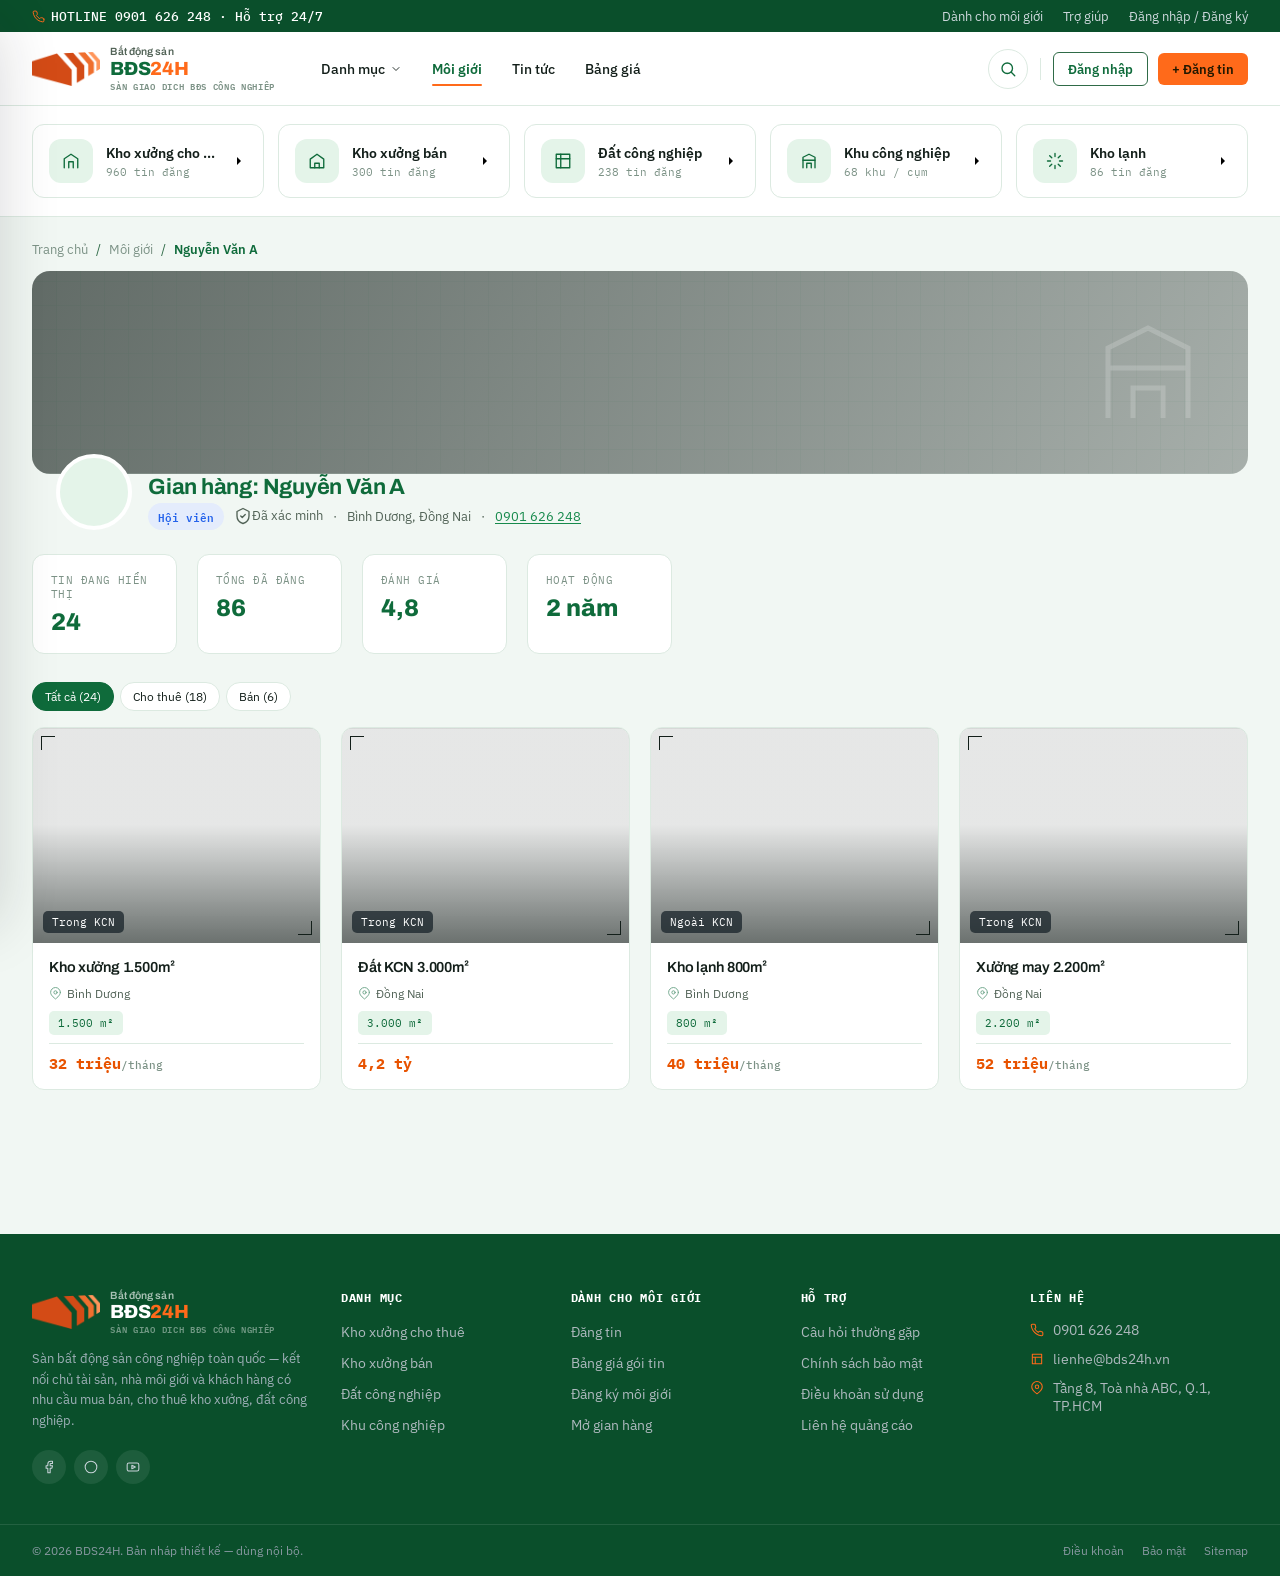
<file: gian-hang.html>
<!doctype html>
<html lang="vi">
<head>
<meta charset="UTF-8">
<meta name="viewport" content="width=device-width, initial-scale=1.0">
<title>Gian hàng Nguyễn Văn A — BDS24H</title>
<link rel="preconnect" href="https://fonts.googleapis.com">
<link href="https://fonts.googleapis.com/css2?family=Archivo:wght@600;700;800&family=IBM+Plex+Sans:wght@400;500;600&family=IBM+Plex+Mono:wght@400;500;600&display=swap" rel="stylesheet">
<link rel="stylesheet" href="assets/css/styles.css">
</head>
<body>

<!-- ============ HEADER (giống trang chủ) ============ -->
<div class="topbar">
  <div class="container">
    <div class="hotline">
      <svg class="ic" viewBox="0 0 24 24"><path d="M22 16.92v3a2 2 0 0 1-2.18 2 19.79 19.79 0 0 1-8.63-3.07 19.5 19.5 0 0 1-6-6 19.79 19.79 0 0 1-3.07-8.67A2 2 0 0 1 4.11 2h3a2 2 0 0 1 2 1.72c.127.96.361 1.903.7 2.81a2 2 0 0 1-.45 2.11L8.09 9.91a16 16 0 0 0 6 6l1.27-1.27a2 2 0 0 1 2.11-.45c.907.339 1.85.573 2.81.7A2 2 0 0 1 22 16.92z"/></svg>
      HOTLINE 0901 626 248 · Hỗ trợ 24/7
    </div>
    <div class="topbar-links">
      <a href="moi-gioi.html">Dành cho môi giới</a>
      <a href="#">Trợ giúp</a>
      <a href="#">Đăng nhập / Đăng ký</a>
    </div>
  </div>
</div>

<header class="site-header">
  <div class="header-row container">
    <a href="index.html" class="brand">
      <img class="brand-mark" src="assets/img/logo-mark.png" alt="BDS 24H">
      <span class="brand-text">
        <span class="bt-sub">Bất động sản</span>
        <span class="bt-main">BĐS<em>24H</em></span>
        <span class="bt-tag">Sàn giao dịch BĐS công nghiệp</span>
      </span>
    </a>

    <button class="hamburger" aria-label="Menu">
      <svg class="ic" viewBox="0 0 24 24"><path d="M3 6h18M3 12h18M3 18h18"/></svg>
    </button>

    <ul class="main-nav">
      <li>
        <button class="nav-trigger">Danh mục
          <svg class="ic chev" viewBox="0 0 24 24"><path d="M6 9l6 6 6-6"/></svg>
        </button>
        <div class="megamenu">
          <div class="megamenu-col">
            <h4><svg class="ic" viewBox="0 0 24 24"><path d="M3 21V9l9-6 9 6v12"/><path d="M9 21v-8h6v8"/></svg>Kho xưởng cho thuê</h4>
            <a href="danh-sach.html">Trong khu công nghiệp <span class="count">612</span></a>
            <a href="danh-sach.html">Ngoài khu công nghiệp <span class="count">348</span></a>
          </div>
          <div class="megamenu-col">
            <h4><svg class="ic" viewBox="0 0 24 24"><path d="M3 9.5 12 3l9 6.5V21H3z"/><path d="M9 21v-6h6v6"/></svg>Kho xưởng bán</h4>
            <a href="danh-sach.html">Trong khu công nghiệp <span class="count">204</span></a>
            <a href="danh-sach.html">Ngoài khu công nghiệp <span class="count">96</span></a>
          </div>
          <div class="megamenu-col">
            <h4><svg class="ic" viewBox="0 0 24 24"><path d="M3 3h18v18H3z"/><path d="M3 9h18M9 3v18"/></svg>Đất công nghiệp</h4>
            <a href="danh-sach.html">Đất trong KCN <span class="count">150</span></a>
            <a href="danh-sach.html">Đất ngoài KCN <span class="count">88</span></a>
            <a href="khu-cong-nghiep.html">Khu công nghiệp <span class="count">42</span></a>
          </div>
          <div class="megamenu-promo">
            <div class="mp-card">
              <svg class="wm" viewBox="0 0 24 24" fill="none" stroke="currentColor" stroke-width="1.5"><path d="M4 21V7l8-4 8 4v14"/><path d="M4 11h16M9 21v-6h6v6"/></svg>
              <h5>Đăng tin miễn phí</h5>
              <p>Tiếp cận hàng nghìn nhà đầu tư mỗi ngày.</p>
              <a href="dang-tin.html" class="btn sm">+ Đăng tin ngay</a>
            </div>
          </div>
        </div>
      </li>
      <li><a href="moi-gioi.html" class="active">Môi giới</a></li>
      <li><a href="tin-tuc.html">Tin tức</a></li>
      <li><a href="goi-tin.html">Bảng giá</a></li>
    </ul>

    <div class="header-actions">
      <button class="header-search-btn" aria-label="Tìm kiếm">
        <svg class="ic" viewBox="0 0 24 24"><circle cx="11" cy="11" r="7"/><path d="m21 21-4.3-4.3"/></svg>
      </button>
      <div class="divider-v"></div>
      <a href="#" class="btn ghost sm">Đăng nhập</a>
      <a href="dang-tin.html" class="btn sm">+ Đăng tin</a>
    </div>
  </div>
</header>

<!-- ============ MOBILE NAV DRAWER ============ -->
<div class="mobile-nav">
  <div class="mn-head">
    <a href="index.html" class="brand">
      <img class="brand-mark" src="assets/img/logo-mark.png" alt="BDS 24H">
      <span class="brand-text">
        <span class="bt-sub">Bất động sản</span>
        <span class="bt-main">BĐS<em>24H</em></span>
        <span class="bt-tag">Sàn giao dịch BĐS công nghiệp</span>
      </span>
    </a>
    <button class="mn-close" aria-label="Đóng menu"><svg class="ic" viewBox="0 0 24 24"><path d="M18 6 6 18M6 6l12 12"/></svg></button>
  </div>
  <div class="mn-search">
    <svg class="ic ic-in" viewBox="0 0 24 24"><circle cx="11" cy="11" r="7"/><path d="m21 21-4.3-4.3"/></svg>
    <input placeholder="Tìm kho xưởng, đất công nghiệp...">
  </div>
  <nav class="mn-links">
    <div class="mn-group-title">Danh mục</div>
    <a href="danh-sach.html"><svg class="ic sm" viewBox="0 0 24 24"><path d="M3 21V9l9-6 9 6v12"/><path d="M9 21v-8h6v8"/></svg>Kho xưởng cho thuê</a>
    <a href="danh-sach.html"><svg class="ic sm" viewBox="0 0 24 24"><path d="M3 9.5 12 3l9 6.5V21H3z"/><path d="M9 21v-6h6v6"/></svg>Kho xưởng bán</a>
    <a href="danh-sach.html"><svg class="ic sm" viewBox="0 0 24 24"><path d="M3 3h18v18H3z"/><path d="M3 9h18M9 3v18"/></svg>Đất công nghiệp</a>
    <a href="khu-cong-nghiep.html"><svg class="ic sm" viewBox="0 0 24 24"><path d="M4 21V7l8-4 8 4v14"/><path d="M4 11h16M9 21v-6h6v6"/></svg>Khu công nghiệp</a>
    <div class="mn-group-title">Khác</div>
    <a href="moi-gioi.html"><svg class="ic sm" viewBox="0 0 24 24"><circle cx="9" cy="7" r="3"/><path d="M2 21v-1a6 6 0 0 1 12 0v1"/><circle cx="17" cy="8" r="2.5"/><path d="M15.5 21v-1a5 5 0 0 1 6-4.9"/></svg>Môi giới</a>
    <a href="tin-tuc.html"><svg class="ic sm" viewBox="0 0 24 24"><path d="M4 4h16v16H4zM4 9h16M9 9v11"/></svg>Tin tức</a>
    <a href="goi-tin.html"><svg class="ic sm" viewBox="0 0 24 24"><path d="M20 12v6a2 2 0 0 1-2 2H6a2 2 0 0 1-2-2v-6M2 7h20v5H2zM12 7v13"/></svg>Bảng giá gói tin</a>
  </nav>
  <div class="mn-foot">
    <div class="mn-actions">
      <a href="#" class="btn ghost block">Đăng nhập</a>
      <a href="dang-tin.html" class="btn block">+ Đăng tin</a>
    </div>
    <div class="mn-hotline"><svg class="ic sm" viewBox="0 0 24 24"><path d="M22 16.92v3a2 2 0 0 1-2.18 2 19.79 19.79 0 0 1-8.63-3.07 19.5 19.5 0 0 1-6-6 19.79 19.79 0 0 1-3.07-8.67A2 2 0 0 1 4.11 2h3a2 2 0 0 1 2 1.72c.127.96.361 1.903.7 2.81a2 2 0 0 1-.45 2.11L8.09 9.91a16 16 0 0 0 6 6l1.27-1.27a2 2 0 0 1 2.11-.45c.907.339 1.85.573 2.81.7A2 2 0 0 1 22 16.92z"/></svg>HOTLINE 0901 626 248</div>
  </div>
</div>
<div class="nav-overlay"></div>

<!-- ============ CATEGORY RAIL (kiểu sàn TMĐT) ============ -->
<nav class="category-rail" aria-label="Danh mục nhanh">
  <div class="crail-list">
    <a class="crail-card" href="danh-sach.html">
      <span class="cc-icon"><svg class="ic" viewBox="0 0 24 24"><path d="M3 21V9l9-6 9 6v12"/><path d="M9 21v-8h6v8"/></svg></span>
      <span class="cc-text"><b>Kho xưởng cho thuê</b><small>960 tin đăng</small></span>
      <svg class="cc-arrow" viewBox="0 0 24 24"><path d="M9 6l6 6-6 6"/></svg>
    </a>
    <a class="crail-card" href="danh-sach.html">
      <span class="cc-icon"><svg class="ic" viewBox="0 0 24 24"><path d="M3 9.5 12 3l9 6.5V21H3z"/><path d="M9 21v-6h6v6"/></svg></span>
      <span class="cc-text"><b>Kho xưởng bán</b><small>300 tin đăng</small></span>
      <svg class="cc-arrow" viewBox="0 0 24 24"><path d="M9 6l6 6-6 6"/></svg>
    </a>
    <a class="crail-card" href="danh-sach.html">
      <span class="cc-icon"><svg class="ic" viewBox="0 0 24 24"><path d="M3 3h18v18H3z"/><path d="M3 9h18M9 3v18"/></svg></span>
      <span class="cc-text"><b>Đất công nghiệp</b><small>238 tin đăng</small></span>
      <svg class="cc-arrow" viewBox="0 0 24 24"><path d="M9 6l6 6-6 6"/></svg>
    </a>
    <a class="crail-card" href="khu-cong-nghiep.html">
      <span class="cc-icon"><svg class="ic" viewBox="0 0 24 24"><path d="M4 21V7l8-4 8 4v14"/><path d="M4 11h16M9 21v-6h6v6"/></svg></span>
      <span class="cc-text"><b>Khu công nghiệp</b><small>68 khu / cụm</small></span>
      <svg class="cc-arrow" viewBox="0 0 24 24"><path d="M9 6l6 6-6 6"/></svg>
    </a>
    <a class="crail-card" href="danh-sach.html">
      <span class="cc-icon"><svg class="ic" viewBox="0 0 24 24"><path d="M12 2v4M12 18v4M4.9 4.9l2.8 2.8M16.3 16.3l2.8 2.8M2 12h4M18 12h4M4.9 19.1l2.8-2.8M16.3 7.7l2.8-2.8"/></svg></span>
      <span class="cc-text"><b>Kho lạnh</b><small>86 tin đăng</small></span>
      <svg class="cc-arrow" viewBox="0 0 24 24"><path d="M9 6l6 6-6 6"/></svg>
    </a>
  </div>
</nav>


<!-- ============ TRANG GIAN HÀNG ============ -->
<div class="container" style="padding-top:24px;padding-bottom:64px">
  <div class="breadcrumb">
    <a href="index.html">Trang chủ</a><span class="sep">/</span>
    <a href="moi-gioi.html">Môi giới</a><span class="sep">/</span>
    <span class="curr">Nguyễn Văn A</span>
  </div>

  <div class="shop-banner" style="--photo:url('https://images.unsplash.com/photo-1632517706646-ed11355d0392?q=80&w=1400&auto=format&fit=crop')">
    <svg class="wm" viewBox="0 0 24 24" style="position:absolute;right:40px;top:50%;transform:translateY(-50%);width:120px;opacity:.18;color:#fff" fill="none" stroke="currentColor" stroke-width="1"><path d="M4 21V7l8-4 8 4v14"/><path d="M4 11h16M9 21v-6h6v6"/></svg>
  </div>
  <div class="shop-head">
    <div class="av" style="--photo:url('https://images.unsplash.com/photo-1652471943570-f3590a4e52ed?q=80&w=160&auto=format&fit=crop')"></div>
    <div class="info">
      <h1>Gian hàng: Nguyễn Văn A</h1>
      <div class="meta">
        <span class="badge ok">Hội viên</span>
        <span class="verified" style="display:inline-flex"><svg class="ic" viewBox="0 0 24 24"><path d="M12 2l8 4v6c0 5-3.4 8.6-8 10-4.6-1.4-8-5-8-10V6l8-4z"/><path d="m9 12 2 2 4-4"/></svg>Đã xác minh</span>
        <span>·</span>
        <span>Bình Dương, Đồng Nai</span>
        <span>·</span>
        <a href="tel:0901626248" class="link">0901 626 248</a>
      </div>
    </div>
  </div>

  <div class="grid g4" style="margin-top:24px;max-width:640px">
    <div class="stat"><div class="l">Tin đang hiển thị</div><div class="n">24</div></div>
    <div class="stat"><div class="l">Tổng đã đăng</div><div class="n">86</div></div>
    <div class="stat"><div class="l">Đánh giá</div><div class="n">4,8</div></div>
    <div class="stat"><div class="l">Hoạt động</div><div class="n">2 năm</div></div>
  </div>

  <div class="chiprow" style="margin-top:28px"><span class="chip on">Tất cả (24)</span><span class="chip">Cho thuê (18)</span><span class="chip">Bán (6)</span></div>
  <div class="grid g4" style="margin-top:16px">
    <a href="chi-tiet.html" class="pcard">
      <div class="pcard-media" style="--photo:url('https://images.unsplash.com/photo-1780367261654-45395777b560?q=80&w=1000&auto=format&fit=crop')"><span class="kcn-tag">Trong KCN</span></div>
      <div class="pcard-body"><h3 class="pcard-title">Kho xưởng 1.500m²</h3><div class="pcard-loc"><svg class="ic" viewBox="0 0 24 24"><path d="M21 10c0 6-9 12-9 12S3 16 3 10a9 9 0 0 1 18 0z"/><circle cx="12" cy="10" r="3"/></svg>Bình Dương</div><div class="pcard-specs"><span class="spec-pill">1.500 m²</span></div><div class="pcard-foot"><div class="price">32 triệu<small>/tháng</small></div></div></div>
    </a>
    <a href="chi-tiet.html" class="pcard">
      <div class="pcard-media" style="--photo:url('https://images.unsplash.com/photo-1586528321409-9c7853d54ff1?q=80&w=1000&auto=format&fit=crop')"><span class="kcn-tag">Trong KCN</span></div>
      <div class="pcard-body"><h3 class="pcard-title">Đất KCN 3.000m²</h3><div class="pcard-loc"><svg class="ic" viewBox="0 0 24 24"><path d="M21 10c0 6-9 12-9 12S3 16 3 10a9 9 0 0 1 18 0z"/><circle cx="12" cy="10" r="3"/></svg>Đồng Nai</div><div class="pcard-specs"><span class="spec-pill">3.000 m²</span></div><div class="pcard-foot"><div class="price">4,2 tỷ</div></div></div>
    </a>
    <a href="chi-tiet.html" class="pcard">
      <div class="pcard-media" style="--photo:url('https://images.unsplash.com/photo-1684695749267-233af13276d0?q=80&w=1000&auto=format&fit=crop')"><span class="kcn-tag">Ngoài KCN</span></div>
      <div class="pcard-body"><h3 class="pcard-title">Kho lạnh 800m²</h3><div class="pcard-loc"><svg class="ic" viewBox="0 0 24 24"><path d="M21 10c0 6-9 12-9 12S3 16 3 10a9 9 0 0 1 18 0z"/><circle cx="12" cy="10" r="3"/></svg>Bình Dương</div><div class="pcard-specs"><span class="spec-pill">800 m²</span></div><div class="pcard-foot"><div class="price">40 triệu<small>/tháng</small></div></div></div>
    </a>
    <a href="chi-tiet.html" class="pcard">
      <div class="pcard-media" style="--photo:url('https://images.unsplash.com/photo-1717662292794-51cc6ab54a00?q=80&w=1000&auto=format&fit=crop')"><span class="kcn-tag">Trong KCN</span></div>
      <div class="pcard-body"><h3 class="pcard-title">Xưởng may 2.200m²</h3><div class="pcard-loc"><svg class="ic" viewBox="0 0 24 24"><path d="M21 10c0 6-9 12-9 12S3 16 3 10a9 9 0 0 1 18 0z"/><circle cx="12" cy="10" r="3"/></svg>Đồng Nai</div><div class="pcard-specs"><span class="spec-pill">2.200 m²</span></div><div class="pcard-foot"><div class="price">52 triệu<small>/tháng</small></div></div></div>
    </a>
  </div>
</div>


<!-- ============ FOOTER (giống trang chủ) ============ -->
<footer class="site-footer">
  <div class="footer-top container">
    <div class="footer-grid">
      <div class="footer-brand">
        <a href="index.html" class="brand">
      <img class="brand-mark" src="assets/img/logo-mark.png" alt="BDS 24H">
      <span class="brand-text">
        <span class="bt-sub">Bất động sản</span>
        <span class="bt-main">BĐS<em>24H</em></span>
        <span class="bt-tag">Sàn giao dịch BĐS công nghiệp</span>
      </span>
    </a>
        <p class="footer-desc">Sàn bất động sản công nghiệp toàn quốc — kết nối chủ tài sản, nhà môi giới và khách hàng có nhu cầu mua bán, cho thuê kho xưởng, đất công nghiệp.</p>
        <div class="footer-social">
          <a href="#" aria-label="Facebook"><svg class="ic sm" viewBox="0 0 24 24"><path d="M18 2h-3a5 5 0 0 0-5 5v3H7v4h3v8h4v-8h3l1-4h-4V7a1 1 0 0 1 1-1h3z"/></svg></a>
          <a href="#" aria-label="Zalo"><svg class="ic sm" viewBox="0 0 24 24"><circle cx="12" cy="12" r="10"/></svg></a>
          <a href="#" aria-label="Youtube"><svg class="ic sm" viewBox="0 0 24 24"><rect x="2" y="5" width="20" height="14" rx="3"/><path d="M10 9l6 3-6 3z"/></svg></a>
        </div>
      </div>
      <div class="footer-col">
        <h4>Danh mục</h4>
        <ul>
          <li><a href="danh-sach.html">Kho xưởng cho thuê</a></li>
          <li><a href="danh-sach.html">Kho xưởng bán</a></li>
          <li><a href="danh-sach.html">Đất công nghiệp</a></li>
          <li><a href="khu-cong-nghiep.html">Khu công nghiệp</a></li>
        </ul>
      </div>
      <div class="footer-col">
        <h4>Dành cho môi giới</h4>
        <ul>
          <li><a href="dang-tin.html">Đăng tin</a></li>
          <li><a href="goi-tin.html">Bảng giá gói tin</a></li>
          <li><a href="moi-gioi.html">Đăng ký môi giới</a></li>
          <li><a href="gian-hang.html">Mở gian hàng</a></li>
        </ul>
      </div>
      <div class="footer-col">
        <h4>Hỗ trợ</h4>
        <ul>
          <li><a href="#">Câu hỏi thường gặp</a></li>
          <li><a href="#">Chính sách bảo mật</a></li>
          <li><a href="#">Điều khoản sử dụng</a></li>
          <li><a href="#">Liên hệ quảng cáo</a></li>
        </ul>
      </div>
      <div class="footer-col">
        <h4>Liên hệ</h4>
        <ul class="footer-contact">
          <li><svg class="ic sm" viewBox="0 0 24 24"><path d="M22 16.92v3a2 2 0 0 1-2.18 2 19.79 19.79 0 0 1-8.63-3.07 19.5 19.5 0 0 1-6-6 19.79 19.79 0 0 1-3.07-8.67A2 2 0 0 1 4.11 2h3a2 2 0 0 1 2 1.72c.127.96.361 1.903.7 2.81a2 2 0 0 1-.45 2.11L8.09 9.91a16 16 0 0 0 6 6l1.27-1.27a2 2 0 0 1 2.11-.45c.907.339 1.85.573 2.81.7A2 2 0 0 1 22 16.92z"/></svg>0901 626 248</li>
          <li><svg class="ic sm" viewBox="0 0 24 24"><path d="M4 4h16v16H4zM4 9h16M9 9v11"/></svg>lienhe@bds24h.vn</li>
          <li><svg class="ic sm" viewBox="0 0 24 24"><path d="M21 10c0 6-9 12-9 12S3 16 3 10a9 9 0 0 1 18 0z"/><circle cx="12" cy="10" r="3"/></svg>Tầng 8, Toà nhà ABC, Q.1, TP.HCM</li>
        </ul>
      </div>
    </div>
  </div>
  <div class="footer-bottom container">
    <span>© 2026 BDS24H. Bản nháp thiết kế — dùng nội bộ.</span>
    <div class="legal"><a href="#">Điều khoản</a><a href="#">Bảo mật</a><a href="#">Sitemap</a></div>
  </div>
</footer>

<script src="assets/js/main.js"></script>
<script src="assets/js/main.js"></script>
</body>
</html>
</file>
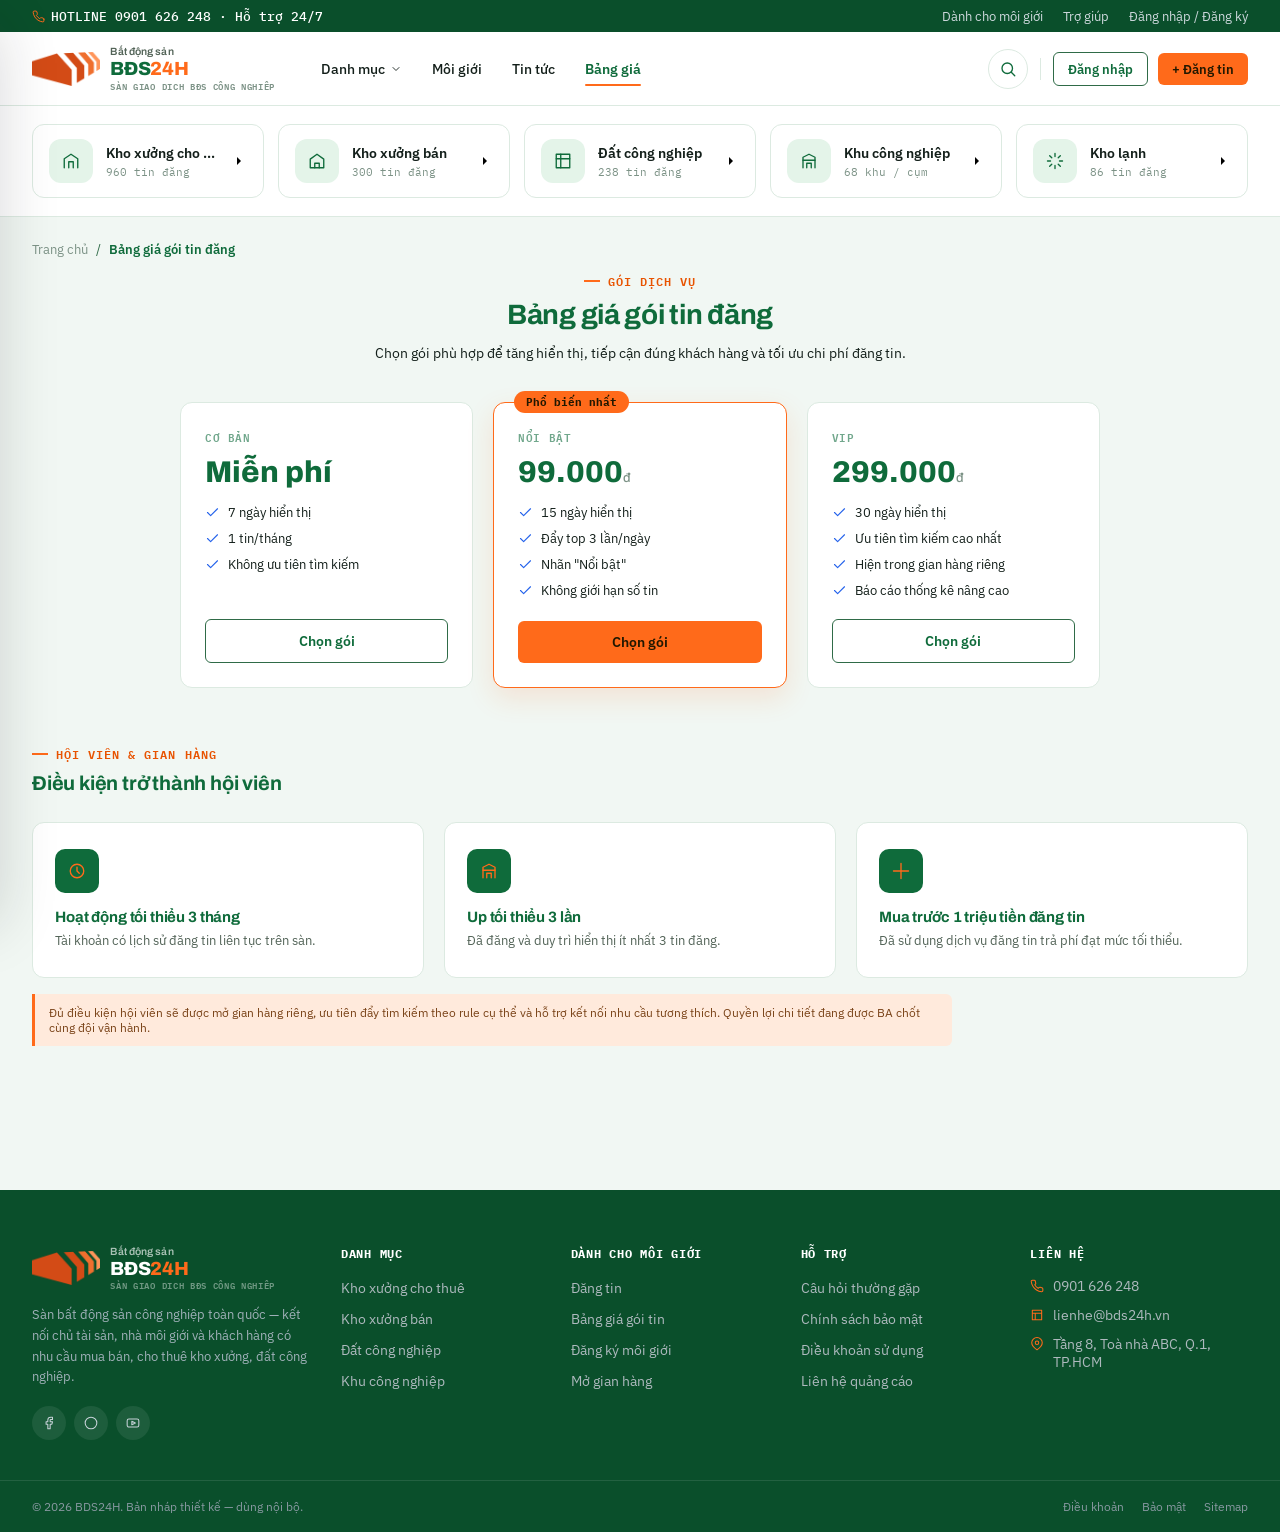
<file: goi-tin.html>
<!doctype html>
<html lang="vi">
<head>
<meta charset="UTF-8">
<meta name="viewport" content="width=device-width, initial-scale=1.0">
<title>Bảng giá gói tin đăng — BDS24H</title>
<link rel="preconnect" href="https://fonts.googleapis.com">
<link href="https://fonts.googleapis.com/css2?family=Archivo:wght@600;700;800&family=IBM+Plex+Sans:wght@400;500;600&family=IBM+Plex+Mono:wght@400;500;600&display=swap" rel="stylesheet">
<link rel="stylesheet" href="assets/css/styles.css">
</head>
<body>

<!-- ============ HEADER (giống trang chủ) ============ -->
<div class="topbar">
  <div class="container">
    <div class="hotline">
      <svg class="ic" viewBox="0 0 24 24"><path d="M22 16.92v3a2 2 0 0 1-2.18 2 19.79 19.79 0 0 1-8.63-3.07 19.5 19.5 0 0 1-6-6 19.79 19.79 0 0 1-3.07-8.67A2 2 0 0 1 4.11 2h3a2 2 0 0 1 2 1.72c.127.96.361 1.903.7 2.81a2 2 0 0 1-.45 2.11L8.09 9.91a16 16 0 0 0 6 6l1.27-1.27a2 2 0 0 1 2.11-.45c.907.339 1.85.573 2.81.7A2 2 0 0 1 22 16.92z"/></svg>
      HOTLINE 0901 626 248 · Hỗ trợ 24/7
    </div>
    <div class="topbar-links">
      <a href="moi-gioi.html">Dành cho môi giới</a>
      <a href="#">Trợ giúp</a>
      <a href="#">Đăng nhập / Đăng ký</a>
    </div>
  </div>
</div>

<header class="site-header">
  <div class="header-row container">
    <a href="index.html" class="brand">
      <img class="brand-mark" src="assets/img/logo-mark.png" alt="BDS 24H">
      <span class="brand-text">
        <span class="bt-sub">Bất động sản</span>
        <span class="bt-main">BĐS<em>24H</em></span>
        <span class="bt-tag">Sàn giao dịch BĐS công nghiệp</span>
      </span>
    </a>

    <button class="hamburger" aria-label="Menu">
      <svg class="ic" viewBox="0 0 24 24"><path d="M3 6h18M3 12h18M3 18h18"/></svg>
    </button>

    <ul class="main-nav">
      <li>
        <button class="nav-trigger">Danh mục
          <svg class="ic chev" viewBox="0 0 24 24"><path d="M6 9l6 6 6-6"/></svg>
        </button>
        <div class="megamenu">
          <div class="megamenu-col">
            <h4><svg class="ic" viewBox="0 0 24 24"><path d="M3 21V9l9-6 9 6v12"/><path d="M9 21v-8h6v8"/></svg>Kho xưởng cho thuê</h4>
            <a href="danh-sach.html">Trong khu công nghiệp <span class="count">612</span></a>
            <a href="danh-sach.html">Ngoài khu công nghiệp <span class="count">348</span></a>
          </div>
          <div class="megamenu-col">
            <h4><svg class="ic" viewBox="0 0 24 24"><path d="M3 9.5 12 3l9 6.5V21H3z"/><path d="M9 21v-6h6v6"/></svg>Kho xưởng bán</h4>
            <a href="danh-sach.html">Trong khu công nghiệp <span class="count">204</span></a>
            <a href="danh-sach.html">Ngoài khu công nghiệp <span class="count">96</span></a>
          </div>
          <div class="megamenu-col">
            <h4><svg class="ic" viewBox="0 0 24 24"><path d="M3 3h18v18H3z"/><path d="M3 9h18M9 3v18"/></svg>Đất công nghiệp</h4>
            <a href="danh-sach.html">Đất trong KCN <span class="count">150</span></a>
            <a href="danh-sach.html">Đất ngoài KCN <span class="count">88</span></a>
            <a href="khu-cong-nghiep.html">Khu công nghiệp <span class="count">42</span></a>
          </div>
          <div class="megamenu-promo">
            <div class="mp-card">
              <svg class="wm" viewBox="0 0 24 24" fill="none" stroke="currentColor" stroke-width="1.5"><path d="M4 21V7l8-4 8 4v14"/><path d="M4 11h16M9 21v-6h6v6"/></svg>
              <h5>Đăng tin miễn phí</h5>
              <p>Tiếp cận hàng nghìn nhà đầu tư mỗi ngày.</p>
              <a href="dang-tin.html" class="btn sm">+ Đăng tin ngay</a>
            </div>
          </div>
        </div>
      </li>
      <li><a href="moi-gioi.html">Môi giới</a></li>
      <li><a href="tin-tuc.html">Tin tức</a></li>
      <li><a href="goi-tin.html" class="active">Bảng giá</a></li>
    </ul>

    <div class="header-actions">
      <button class="header-search-btn" aria-label="Tìm kiếm">
        <svg class="ic" viewBox="0 0 24 24"><circle cx="11" cy="11" r="7"/><path d="m21 21-4.3-4.3"/></svg>
      </button>
      <div class="divider-v"></div>
      <a href="#" class="btn ghost sm">Đăng nhập</a>
      <a href="dang-tin.html" class="btn sm">+ Đăng tin</a>
    </div>
  </div>
</header>

<!-- ============ MOBILE NAV DRAWER ============ -->
<div class="mobile-nav">
  <div class="mn-head">
    <a href="index.html" class="brand">
      <img class="brand-mark" src="assets/img/logo-mark.png" alt="BDS 24H">
      <span class="brand-text">
        <span class="bt-sub">Bất động sản</span>
        <span class="bt-main">BĐS<em>24H</em></span>
        <span class="bt-tag">Sàn giao dịch BĐS công nghiệp</span>
      </span>
    </a>
    <button class="mn-close" aria-label="Đóng menu"><svg class="ic" viewBox="0 0 24 24"><path d="M18 6 6 18M6 6l12 12"/></svg></button>
  </div>
  <div class="mn-search">
    <svg class="ic ic-in" viewBox="0 0 24 24"><circle cx="11" cy="11" r="7"/><path d="m21 21-4.3-4.3"/></svg>
    <input placeholder="Tìm kho xưởng, đất công nghiệp...">
  </div>
  <nav class="mn-links">
    <div class="mn-group-title">Danh mục</div>
    <a href="danh-sach.html"><svg class="ic sm" viewBox="0 0 24 24"><path d="M3 21V9l9-6 9 6v12"/><path d="M9 21v-8h6v8"/></svg>Kho xưởng cho thuê</a>
    <a href="danh-sach.html"><svg class="ic sm" viewBox="0 0 24 24"><path d="M3 9.5 12 3l9 6.5V21H3z"/><path d="M9 21v-6h6v6"/></svg>Kho xưởng bán</a>
    <a href="danh-sach.html"><svg class="ic sm" viewBox="0 0 24 24"><path d="M3 3h18v18H3z"/><path d="M3 9h18M9 3v18"/></svg>Đất công nghiệp</a>
    <a href="khu-cong-nghiep.html"><svg class="ic sm" viewBox="0 0 24 24"><path d="M4 21V7l8-4 8 4v14"/><path d="M4 11h16M9 21v-6h6v6"/></svg>Khu công nghiệp</a>
    <div class="mn-group-title">Khác</div>
    <a href="moi-gioi.html"><svg class="ic sm" viewBox="0 0 24 24"><circle cx="9" cy="7" r="3"/><path d="M2 21v-1a6 6 0 0 1 12 0v1"/><circle cx="17" cy="8" r="2.5"/><path d="M15.5 21v-1a5 5 0 0 1 6-4.9"/></svg>Môi giới</a>
    <a href="tin-tuc.html"><svg class="ic sm" viewBox="0 0 24 24"><path d="M4 4h16v16H4zM4 9h16M9 9v11"/></svg>Tin tức</a>
    <a href="goi-tin.html"><svg class="ic sm" viewBox="0 0 24 24"><path d="M20 12v6a2 2 0 0 1-2 2H6a2 2 0 0 1-2-2v-6M2 7h20v5H2zM12 7v13"/></svg>Bảng giá gói tin</a>
  </nav>
  <div class="mn-foot">
    <div class="mn-actions">
      <a href="#" class="btn ghost block">Đăng nhập</a>
      <a href="dang-tin.html" class="btn block">+ Đăng tin</a>
    </div>
    <div class="mn-hotline"><svg class="ic sm" viewBox="0 0 24 24"><path d="M22 16.92v3a2 2 0 0 1-2.18 2 19.79 19.79 0 0 1-8.63-3.07 19.5 19.5 0 0 1-6-6 19.79 19.79 0 0 1-3.07-8.67A2 2 0 0 1 4.11 2h3a2 2 0 0 1 2 1.72c.127.96.361 1.903.7 2.81a2 2 0 0 1-.45 2.11L8.09 9.91a16 16 0 0 0 6 6l1.27-1.27a2 2 0 0 1 2.11-.45c.907.339 1.85.573 2.81.7A2 2 0 0 1 22 16.92z"/></svg>HOTLINE 0901 626 248</div>
  </div>
</div>
<div class="nav-overlay"></div>

<!-- ============ CATEGORY RAIL (kiểu sàn TMĐT) ============ -->
<nav class="category-rail" aria-label="Danh mục nhanh">
  <div class="crail-list">
    <a class="crail-card" href="danh-sach.html">
      <span class="cc-icon"><svg class="ic" viewBox="0 0 24 24"><path d="M3 21V9l9-6 9 6v12"/><path d="M9 21v-8h6v8"/></svg></span>
      <span class="cc-text"><b>Kho xưởng cho thuê</b><small>960 tin đăng</small></span>
      <svg class="cc-arrow" viewBox="0 0 24 24"><path d="M9 6l6 6-6 6"/></svg>
    </a>
    <a class="crail-card" href="danh-sach.html">
      <span class="cc-icon"><svg class="ic" viewBox="0 0 24 24"><path d="M3 9.5 12 3l9 6.5V21H3z"/><path d="M9 21v-6h6v6"/></svg></span>
      <span class="cc-text"><b>Kho xưởng bán</b><small>300 tin đăng</small></span>
      <svg class="cc-arrow" viewBox="0 0 24 24"><path d="M9 6l6 6-6 6"/></svg>
    </a>
    <a class="crail-card" href="danh-sach.html">
      <span class="cc-icon"><svg class="ic" viewBox="0 0 24 24"><path d="M3 3h18v18H3z"/><path d="M3 9h18M9 3v18"/></svg></span>
      <span class="cc-text"><b>Đất công nghiệp</b><small>238 tin đăng</small></span>
      <svg class="cc-arrow" viewBox="0 0 24 24"><path d="M9 6l6 6-6 6"/></svg>
    </a>
    <a class="crail-card" href="khu-cong-nghiep.html">
      <span class="cc-icon"><svg class="ic" viewBox="0 0 24 24"><path d="M4 21V7l8-4 8 4v14"/><path d="M4 11h16M9 21v-6h6v6"/></svg></span>
      <span class="cc-text"><b>Khu công nghiệp</b><small>68 khu / cụm</small></span>
      <svg class="cc-arrow" viewBox="0 0 24 24"><path d="M9 6l6 6-6 6"/></svg>
    </a>
    <a class="crail-card" href="danh-sach.html">
      <span class="cc-icon"><svg class="ic" viewBox="0 0 24 24"><path d="M12 2v4M12 18v4M4.9 4.9l2.8 2.8M16.3 16.3l2.8 2.8M2 12h4M18 12h4M4.9 19.1l2.8-2.8M16.3 7.7l2.8-2.8"/></svg></span>
      <span class="cc-text"><b>Kho lạnh</b><small>86 tin đăng</small></span>
      <svg class="cc-arrow" viewBox="0 0 24 24"><path d="M9 6l6 6-6 6"/></svg>
    </a>
  </div>
</nav>


<!-- ============ BẢNG GIÁ GÓI TIN ============ -->
<div class="container" style="padding-top:24px;padding-bottom:64px">
  <div class="breadcrumb">
    <a href="index.html">Trang chủ</a><span class="sep">/</span>
    <span class="curr">Bảng giá gói tin đăng</span>
  </div>

  <div style="max-width:640px;margin:0 auto 40px;text-align:center">
    <div class="eyebrow" style="justify-content:center">Gói dịch vụ</div>
    <h1 style="font-size:28px">Bảng giá gói tin đăng</h1>
    <p class="sub" style="font-size:14px">Chọn gói phù hợp để tăng hiển thị, tiếp cận đúng khách hàng và tối ưu chi phí đăng tin.</p>
  </div>

  <div class="grid g3" style="max-width:920px;margin:0 auto">
    <div class="pricecard">
      <div class="tag">Cơ bản</div>
      <div class="p">Miễn phí</div>
      <ul>
        <li><svg class="ic" viewBox="0 0 24 24"><path d="M20 6 9 17l-5-5"/></svg>7 ngày hiển thị</li>
        <li><svg class="ic" viewBox="0 0 24 24"><path d="M20 6 9 17l-5-5"/></svg>1 tin/tháng</li>
        <li><svg class="ic" viewBox="0 0 24 24"><path d="M20 6 9 17l-5-5"/></svg>Không ưu tiên tìm kiếm</li>
      </ul>
      <a href="dang-tin.html" class="btn ghost block">Chọn gói</a>
    </div>
    <div class="pricecard feat">
      <span class="badge-top">Phổ biến nhất</span>
      <div class="tag">Nổi bật</div>
      <div class="p">99.000<small>đ</small></div>
      <ul>
        <li><svg class="ic" viewBox="0 0 24 24"><path d="M20 6 9 17l-5-5"/></svg>15 ngày hiển thị</li>
        <li><svg class="ic" viewBox="0 0 24 24"><path d="M20 6 9 17l-5-5"/></svg>Đẩy top 3 lần/ngày</li>
        <li><svg class="ic" viewBox="0 0 24 24"><path d="M20 6 9 17l-5-5"/></svg>Nhãn "Nổi bật"</li>
        <li><svg class="ic" viewBox="0 0 24 24"><path d="M20 6 9 17l-5-5"/></svg>Không giới hạn số tin</li>
      </ul>
      <a href="dang-tin.html" class="btn block">Chọn gói</a>
    </div>
    <div class="pricecard">
      <div class="tag">VIP</div>
      <div class="p">299.000<small>đ</small></div>
      <ul>
        <li><svg class="ic" viewBox="0 0 24 24"><path d="M20 6 9 17l-5-5"/></svg>30 ngày hiển thị</li>
        <li><svg class="ic" viewBox="0 0 24 24"><path d="M20 6 9 17l-5-5"/></svg>Ưu tiên tìm kiếm cao nhất</li>
        <li><svg class="ic" viewBox="0 0 24 24"><path d="M20 6 9 17l-5-5"/></svg>Hiện trong gian hàng riêng</li>
        <li><svg class="ic" viewBox="0 0 24 24"><path d="M20 6 9 17l-5-5"/></svg>Báo cáo thống kê nâng cao</li>
      </ul>
      <a href="dang-tin.html" class="btn ghost block">Chọn gói</a>
    </div>
  </div>

  <!-- so sánh quyền lợi hội viên -->
  <div class="section-head" style="margin-top:56px">
    <div>
      <div class="eyebrow">Hội viên &amp; gian hàng</div>
      <h2 style="font-size:20px">Điều kiện trở thành hội viên</h2>
    </div>
  </div>
  <div class="grid g3">
    <div class="trust-card">
      <div class="icwrap"><svg class="ic" viewBox="0 0 24 24"><circle cx="12" cy="12" r="9"/><path d="M12 7v5l3 3"/></svg></div>
      <h3>Hoạt động tối thiểu 3 tháng</h3>
      <p>Tài khoản có lịch sử đăng tin liên tục trên sàn.</p>
    </div>
    <div class="trust-card">
      <div class="icwrap"><svg class="ic" viewBox="0 0 24 24"><path d="M4 21V7l8-4 8 4v14"/><path d="M4 11h16M9 21v-6h6v6"/></svg></div>
      <h3>Up tối thiểu 3 lần</h3>
      <p>Đã đăng và duy trì hiển thị ít nhất 3 tin đăng.</p>
    </div>
    <div class="trust-card">
      <div class="icwrap"><svg class="ic" viewBox="0 0 24 24"><path d="M12 2v20M2 12h20"/></svg></div>
      <h3>Mua trước 1 triệu tiền đăng tin</h3>
      <p>Đã sử dụng dịch vụ đăng tin trả phí đạt mức tối thiểu.</p>
    </div>
  </div>
  <div class="note" style="max-width:920px">Đủ điều kiện hội viên sẽ được mở gian hàng riêng, ưu tiên đẩy tìm kiếm theo rule cụ thể và hỗ trợ kết nối nhu cầu tương thích. Quyền lợi chi tiết đang được BA chốt cùng đội vận hành.</div>
</div>


<!-- ============ FOOTER (giống trang chủ) ============ -->
<footer class="site-footer">
  <div class="footer-top container">
    <div class="footer-grid">
      <div class="footer-brand">
        <a href="index.html" class="brand">
      <img class="brand-mark" src="assets/img/logo-mark.png" alt="BDS 24H">
      <span class="brand-text">
        <span class="bt-sub">Bất động sản</span>
        <span class="bt-main">BĐS<em>24H</em></span>
        <span class="bt-tag">Sàn giao dịch BĐS công nghiệp</span>
      </span>
    </a>
        <p class="footer-desc">Sàn bất động sản công nghiệp toàn quốc — kết nối chủ tài sản, nhà môi giới và khách hàng có nhu cầu mua bán, cho thuê kho xưởng, đất công nghiệp.</p>
        <div class="footer-social">
          <a href="#" aria-label="Facebook"><svg class="ic sm" viewBox="0 0 24 24"><path d="M18 2h-3a5 5 0 0 0-5 5v3H7v4h3v8h4v-8h3l1-4h-4V7a1 1 0 0 1 1-1h3z"/></svg></a>
          <a href="#" aria-label="Zalo"><svg class="ic sm" viewBox="0 0 24 24"><circle cx="12" cy="12" r="10"/></svg></a>
          <a href="#" aria-label="Youtube"><svg class="ic sm" viewBox="0 0 24 24"><rect x="2" y="5" width="20" height="14" rx="3"/><path d="M10 9l6 3-6 3z"/></svg></a>
        </div>
      </div>
      <div class="footer-col">
        <h4>Danh mục</h4>
        <ul>
          <li><a href="danh-sach.html">Kho xưởng cho thuê</a></li>
          <li><a href="danh-sach.html">Kho xưởng bán</a></li>
          <li><a href="danh-sach.html">Đất công nghiệp</a></li>
          <li><a href="khu-cong-nghiep.html">Khu công nghiệp</a></li>
        </ul>
      </div>
      <div class="footer-col">
        <h4>Dành cho môi giới</h4>
        <ul>
          <li><a href="dang-tin.html">Đăng tin</a></li>
          <li><a href="goi-tin.html">Bảng giá gói tin</a></li>
          <li><a href="moi-gioi.html">Đăng ký môi giới</a></li>
          <li><a href="gian-hang.html">Mở gian hàng</a></li>
        </ul>
      </div>
      <div class="footer-col">
        <h4>Hỗ trợ</h4>
        <ul>
          <li><a href="#">Câu hỏi thường gặp</a></li>
          <li><a href="#">Chính sách bảo mật</a></li>
          <li><a href="#">Điều khoản sử dụng</a></li>
          <li><a href="#">Liên hệ quảng cáo</a></li>
        </ul>
      </div>
      <div class="footer-col">
        <h4>Liên hệ</h4>
        <ul class="footer-contact">
          <li><svg class="ic sm" viewBox="0 0 24 24"><path d="M22 16.92v3a2 2 0 0 1-2.18 2 19.79 19.79 0 0 1-8.63-3.07 19.5 19.5 0 0 1-6-6 19.79 19.79 0 0 1-3.07-8.67A2 2 0 0 1 4.11 2h3a2 2 0 0 1 2 1.72c.127.96.361 1.903.7 2.81a2 2 0 0 1-.45 2.11L8.09 9.91a16 16 0 0 0 6 6l1.27-1.27a2 2 0 0 1 2.11-.45c.907.339 1.85.573 2.81.7A2 2 0 0 1 22 16.92z"/></svg>0901 626 248</li>
          <li><svg class="ic sm" viewBox="0 0 24 24"><path d="M4 4h16v16H4zM4 9h16M9 9v11"/></svg>lienhe@bds24h.vn</li>
          <li><svg class="ic sm" viewBox="0 0 24 24"><path d="M21 10c0 6-9 12-9 12S3 16 3 10a9 9 0 0 1 18 0z"/><circle cx="12" cy="10" r="3"/></svg>Tầng 8, Toà nhà ABC, Q.1, TP.HCM</li>
        </ul>
      </div>
    </div>
  </div>
  <div class="footer-bottom container">
    <span>© 2026 BDS24H. Bản nháp thiết kế — dùng nội bộ.</span>
    <div class="legal"><a href="#">Điều khoản</a><a href="#">Bảo mật</a><a href="#">Sitemap</a></div>
  </div>
</footer>

<script src="assets/js/main.js"></script>
<script src="assets/js/main.js"></script>
</body>
</html>
</file>
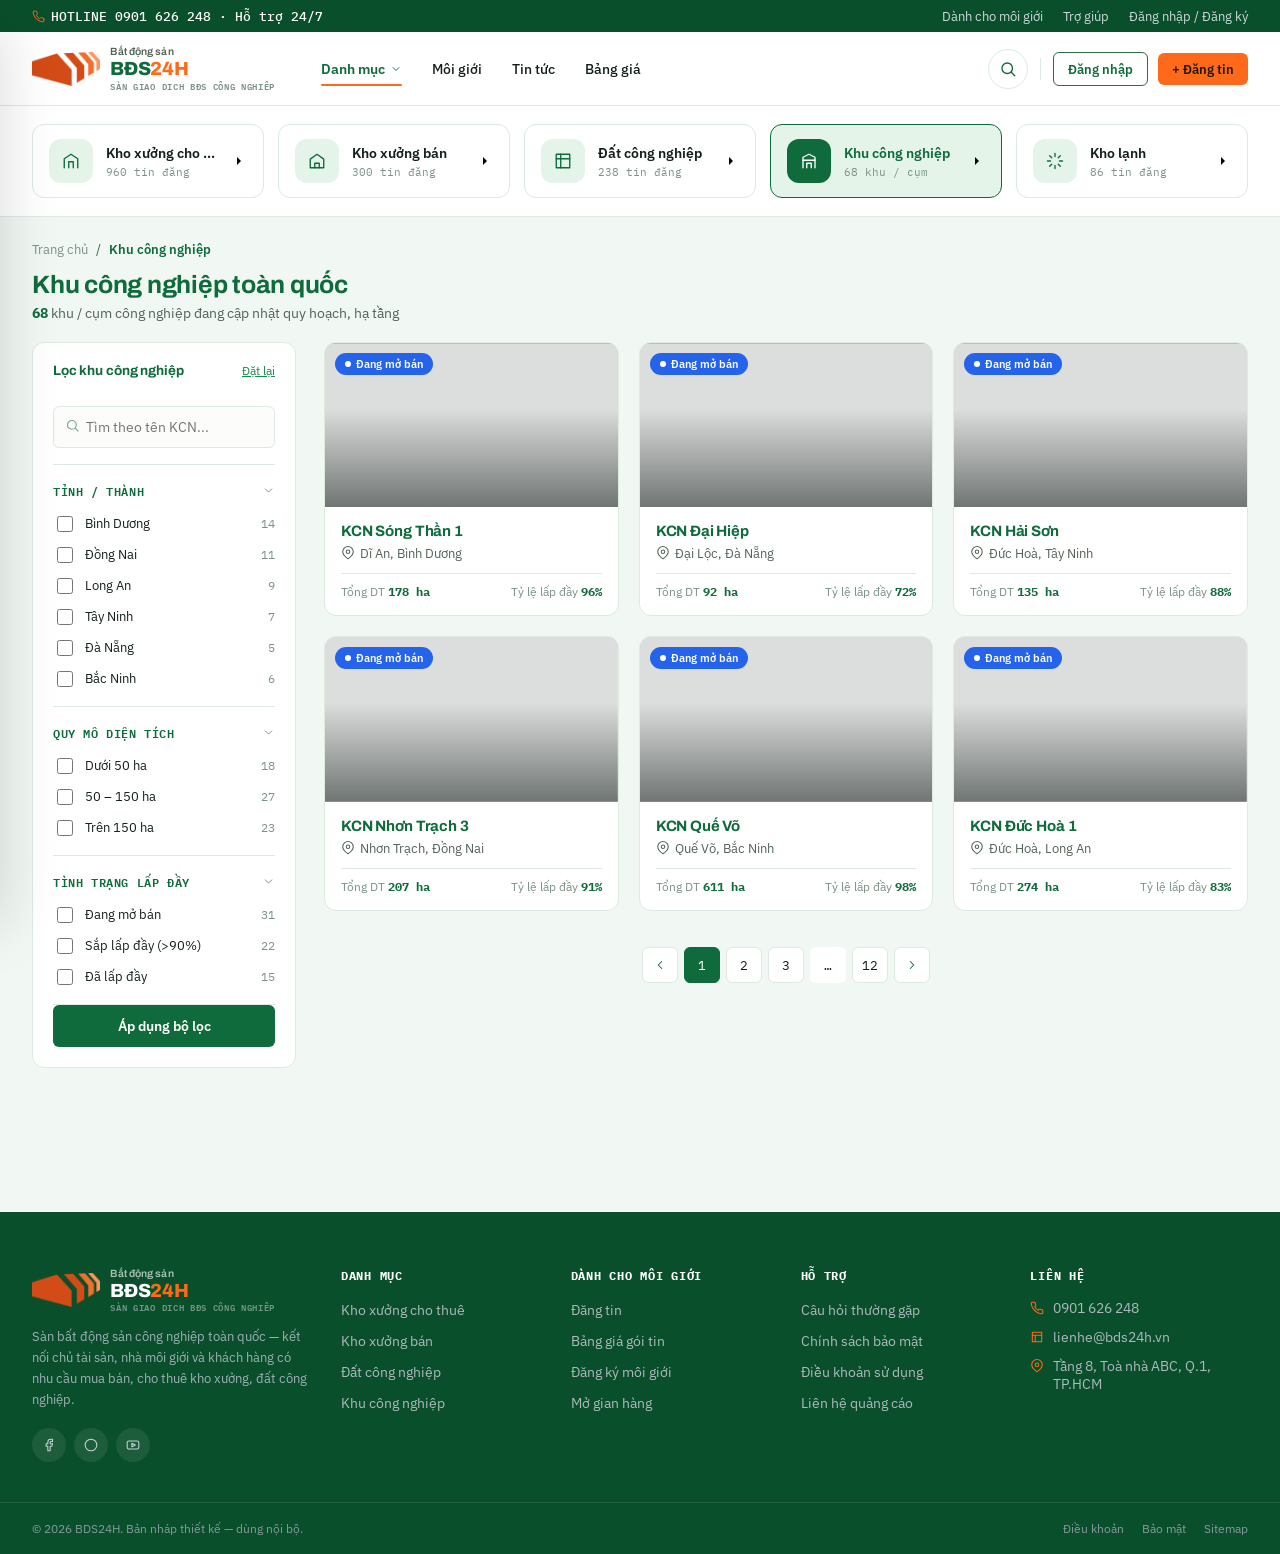
<file: khu-cong-nghiep.html>
<!doctype html>
<html lang="vi">
<head>
<meta charset="UTF-8">
<meta name="viewport" content="width=device-width, initial-scale=1.0">
<title>Khu công nghiệp toàn quốc — BDS24H</title>
<link rel="preconnect" href="https://fonts.googleapis.com">
<link href="https://fonts.googleapis.com/css2?family=Archivo:wght@600;700;800&family=IBM+Plex+Sans:wght@400;500;600&family=IBM+Plex+Mono:wght@400;500;600&display=swap" rel="stylesheet">
<link rel="stylesheet" href="assets/css/styles.css">
</head>
<body>

<!-- ============ HEADER (giống trang chủ) ============ -->
<div class="topbar">
  <div class="container">
    <div class="hotline">
      <svg class="ic" viewBox="0 0 24 24"><path d="M22 16.92v3a2 2 0 0 1-2.18 2 19.79 19.79 0 0 1-8.63-3.07 19.5 19.5 0 0 1-6-6 19.79 19.79 0 0 1-3.07-8.67A2 2 0 0 1 4.11 2h3a2 2 0 0 1 2 1.72c.127.96.361 1.903.7 2.81a2 2 0 0 1-.45 2.11L8.09 9.91a16 16 0 0 0 6 6l1.27-1.27a2 2 0 0 1 2.11-.45c.907.339 1.85.573 2.81.7A2 2 0 0 1 22 16.92z"/></svg>
      HOTLINE 0901 626 248 · Hỗ trợ 24/7
    </div>
    <div class="topbar-links">
      <a href="#">Dành cho môi giới</a>
      <a href="#">Trợ giúp</a>
      <a href="#">Đăng nhập / Đăng ký</a>
    </div>
  </div>
</div>

<header class="site-header">
  <div class="header-row container">
    <a href="index.html" class="brand">
      <img class="brand-mark" src="assets/img/logo-mark.png" alt="BDS 24H">
      <span class="brand-text">
        <span class="bt-sub">Bất động sản</span>
        <span class="bt-main">BĐS<em>24H</em></span>
        <span class="bt-tag">Sàn giao dịch BĐS công nghiệp</span>
      </span>
    </a>

    <button class="hamburger" aria-label="Menu">
      <svg class="ic" viewBox="0 0 24 24"><path d="M3 6h18M3 12h18M3 18h18"/></svg>
    </button>

    <ul class="main-nav">
      <li>
        <button class="nav-trigger active">Danh mục
          <svg class="ic chev" viewBox="0 0 24 24"><path d="M6 9l6 6 6-6"/></svg>
        </button>
        <div class="megamenu">
          <div class="megamenu-col">
            <h4><svg class="ic" viewBox="0 0 24 24"><path d="M3 21V9l9-6 9 6v12"/><path d="M9 21v-8h6v8"/></svg>Kho xưởng cho thuê</h4>
            <a href="danh-sach.html">Trong khu công nghiệp <span class="count">612</span></a>
            <a href="danh-sach.html">Ngoài khu công nghiệp <span class="count">348</span></a>
          </div>
          <div class="megamenu-col">
            <h4><svg class="ic" viewBox="0 0 24 24"><path d="M3 9.5 12 3l9 6.5V21H3z"/><path d="M9 21v-6h6v6"/></svg>Kho xưởng bán</h4>
            <a href="danh-sach.html">Trong khu công nghiệp <span class="count">204</span></a>
            <a href="danh-sach.html">Ngoài khu công nghiệp <span class="count">96</span></a>
          </div>
          <div class="megamenu-col">
            <h4><svg class="ic" viewBox="0 0 24 24"><path d="M3 3h18v18H3z"/><path d="M3 9h18M9 3v18"/></svg>Đất công nghiệp</h4>
            <a href="danh-sach.html">Đất trong KCN <span class="count">150</span></a>
            <a href="danh-sach.html">Đất ngoài KCN <span class="count">88</span></a>
            <a href="khu-cong-nghiep.html">Khu công nghiệp <span class="count">42</span></a>
          </div>
          <div class="megamenu-promo">
            <div class="mp-card">
              <svg class="wm" viewBox="0 0 24 24" fill="none" stroke="currentColor" stroke-width="1.5"><path d="M4 21V7l8-4 8 4v14"/><path d="M4 11h16M9 21v-6h6v6"/></svg>
              <h5>Đăng tin miễn phí</h5>
              <p>Tiếp cận hàng nghìn nhà đầu tư mỗi ngày.</p>
              <a href="dang-tin.html" class="btn sm">+ Đăng tin ngay</a>
            </div>
          </div>
        </div>
      </li>
      <li><a href="moi-gioi.html">Môi giới</a></li>
      <li><a href="tin-tuc.html">Tin tức</a></li>
      <li><a href="goi-tin.html">Bảng giá</a></li>
    </ul>

    <div class="header-actions">
      <button class="header-search-btn" aria-label="Tìm kiếm">
        <svg class="ic" viewBox="0 0 24 24"><circle cx="11" cy="11" r="7"/><path d="m21 21-4.3-4.3"/></svg>
      </button>
      <div class="divider-v"></div>
      <a href="#" class="btn ghost sm">Đăng nhập</a>
      <a href="#" class="btn sm">+ Đăng tin</a>
    </div>
  </div>
</header>

<!-- ============ MOBILE NAV DRAWER ============ -->
<div class="mobile-nav">
  <div class="mn-head">
    <a href="index.html" class="brand">
      <img class="brand-mark" src="assets/img/logo-mark.png" alt="BDS 24H">
      <span class="brand-text">
        <span class="bt-sub">Bất động sản</span>
        <span class="bt-main">BĐS<em>24H</em></span>
        <span class="bt-tag">Sàn giao dịch BĐS công nghiệp</span>
      </span>
    </a>
    <button class="mn-close" aria-label="Đóng menu"><svg class="ic" viewBox="0 0 24 24"><path d="M18 6 6 18M6 6l12 12"/></svg></button>
  </div>
  <div class="mn-search">
    <svg class="ic ic-in" viewBox="0 0 24 24"><circle cx="11" cy="11" r="7"/><path d="m21 21-4.3-4.3"/></svg>
    <input placeholder="Tìm kho xưởng, đất công nghiệp...">
  </div>
  <nav class="mn-links">
    <div class="mn-group-title">Danh mục</div>
    <a href="danh-sach.html"><svg class="ic sm" viewBox="0 0 24 24"><path d="M3 21V9l9-6 9 6v12"/><path d="M9 21v-8h6v8"/></svg>Kho xưởng cho thuê</a>
    <a href="danh-sach.html"><svg class="ic sm" viewBox="0 0 24 24"><path d="M3 9.5 12 3l9 6.5V21H3z"/><path d="M9 21v-6h6v6"/></svg>Kho xưởng bán</a>
    <a href="danh-sach.html"><svg class="ic sm" viewBox="0 0 24 24"><path d="M3 3h18v18H3z"/><path d="M3 9h18M9 3v18"/></svg>Đất công nghiệp</a>
    <a href="khu-cong-nghiep.html"><svg class="ic sm" viewBox="0 0 24 24"><path d="M4 21V7l8-4 8 4v14"/><path d="M4 11h16M9 21v-6h6v6"/></svg>Khu công nghiệp</a>
    <div class="mn-group-title">Khác</div>
    <a href="moi-gioi.html"><svg class="ic sm" viewBox="0 0 24 24"><circle cx="9" cy="7" r="3"/><path d="M2 21v-1a6 6 0 0 1 12 0v1"/><circle cx="17" cy="8" r="2.5"/><path d="M15.5 21v-1a5 5 0 0 1 6-4.9"/></svg>Môi giới</a>
    <a href="tin-tuc.html"><svg class="ic sm" viewBox="0 0 24 24"><path d="M4 4h16v16H4zM4 9h16M9 9v11"/></svg>Tin tức</a>
    <a href="goi-tin.html"><svg class="ic sm" viewBox="0 0 24 24"><path d="M20 12v6a2 2 0 0 1-2 2H6a2 2 0 0 1-2-2v-6M2 7h20v5H2zM12 7v13"/></svg>Bảng giá gói tin</a>
  </nav>
  <div class="mn-foot">
    <div class="mn-actions">
      <a href="#" class="btn ghost block">Đăng nhập</a>
      <a href="dang-tin.html" class="btn block">+ Đăng tin</a>
    </div>
    <div class="mn-hotline"><svg class="ic sm" viewBox="0 0 24 24"><path d="M22 16.92v3a2 2 0 0 1-2.18 2 19.79 19.79 0 0 1-8.63-3.07 19.5 19.5 0 0 1-6-6 19.79 19.79 0 0 1-3.07-8.67A2 2 0 0 1 4.11 2h3a2 2 0 0 1 2 1.72c.127.96.361 1.903.7 2.81a2 2 0 0 1-.45 2.11L8.09 9.91a16 16 0 0 0 6 6l1.27-1.27a2 2 0 0 1 2.11-.45c.907.339 1.85.573 2.81.7A2 2 0 0 1 22 16.92z"/></svg>HOTLINE 0901 626 248</div>
  </div>
</div>
<div class="nav-overlay"></div>

<!-- ============ CATEGORY RAIL (kiểu sàn TMĐT) ============ -->
<nav class="category-rail" aria-label="Danh mục nhanh">
  <div class="crail-list">
    <a class="crail-card" href="danh-sach.html">
      <span class="cc-icon"><svg class="ic" viewBox="0 0 24 24"><path d="M3 21V9l9-6 9 6v12"/><path d="M9 21v-8h6v8"/></svg></span>
      <span class="cc-text"><b>Kho xưởng cho thuê</b><small>960 tin đăng</small></span>
      <svg class="cc-arrow" viewBox="0 0 24 24"><path d="M9 6l6 6-6 6"/></svg>
    </a>
    <a class="crail-card" href="danh-sach.html">
      <span class="cc-icon"><svg class="ic" viewBox="0 0 24 24"><path d="M3 9.5 12 3l9 6.5V21H3z"/><path d="M9 21v-6h6v6"/></svg></span>
      <span class="cc-text"><b>Kho xưởng bán</b><small>300 tin đăng</small></span>
      <svg class="cc-arrow" viewBox="0 0 24 24"><path d="M9 6l6 6-6 6"/></svg>
    </a>
    <a class="crail-card" href="danh-sach.html">
      <span class="cc-icon"><svg class="ic" viewBox="0 0 24 24"><path d="M3 3h18v18H3z"/><path d="M3 9h18M9 3v18"/></svg></span>
      <span class="cc-text"><b>Đất công nghiệp</b><small>238 tin đăng</small></span>
      <svg class="cc-arrow" viewBox="0 0 24 24"><path d="M9 6l6 6-6 6"/></svg>
    </a>
    <a class="crail-card active" href="khu-cong-nghiep.html">
      <span class="cc-icon"><svg class="ic" viewBox="0 0 24 24"><path d="M4 21V7l8-4 8 4v14"/><path d="M4 11h16M9 21v-6h6v6"/></svg></span>
      <span class="cc-text"><b>Khu công nghiệp</b><small>68 khu / cụm</small></span>
      <svg class="cc-arrow" viewBox="0 0 24 24"><path d="M9 6l6 6-6 6"/></svg>
    </a>
    <a class="crail-card" href="danh-sach.html">
      <span class="cc-icon"><svg class="ic" viewBox="0 0 24 24"><path d="M12 2v4M12 18v4M4.9 4.9l2.8 2.8M16.3 16.3l2.8 2.8M2 12h4M18 12h4M4.9 19.1l2.8-2.8M16.3 7.7l2.8-2.8"/></svg></span>
      <span class="cc-text"><b>Kho lạnh</b><small>86 tin đăng</small></span>
      <svg class="cc-arrow" viewBox="0 0 24 24"><path d="M9 6l6 6-6 6"/></svg>
    </a>
  </div>
</nav>


<!-- ============ TRANG KHU CÔNG NGHIỆP ============ -->
<div class="container" style="padding-top:24px;padding-bottom:64px">
  <div class="breadcrumb">
    <a href="index.html">Trang chủ</a><span class="sep">/</span>
    <span class="curr">Khu công nghiệp</span>
  </div>

  <div class="listing-head">
    <div>
      <h1>Khu công nghiệp toàn quốc</h1>
      <p class="result-count"><b>68</b> khu / cụm công nghiệp đang cập nhật quy hoạch, hạ tầng</p>
    </div>
    <button class="btn ghost sm mobile-filter-btn">
      <svg class="ic sm" viewBox="0 0 24 24"><path d="M4 6h16M7 12h10M10 18h4"/></svg>
      Bộ lọc
    </button>
  </div>

  <div class="listing-layout">
    <aside class="filterbox">
      <div class="filterbox-head"><h3>Lọc khu công nghiệp</h3><button type="button">Đặt lại</button></div>
      <div class="fgroup">
        <div class="fld" style="margin-top:6px">
          <svg class="ic ic-in" style="top:12px" viewBox="0 0 24 24"><circle cx="11" cy="11" r="7"/><path d="m21 21-4.3-4.3"/></svg>
          <input style="padding-left:32px" placeholder="Tìm theo tên KCN...">
        </div>
      </div>
      <div class="fgroup">
        <div class="fgroup-title"><h4>Tỉnh / thành</h4><svg class="ic chev" viewBox="0 0 24 24"><path d="M6 9l6 6 6-6"/></svg></div>
        <div class="fgroup-body">
          <label class="ck"><input type="checkbox"> Bình Dương <span class="n">14</span></label>
          <label class="ck"><input type="checkbox"> Đồng Nai <span class="n">11</span></label>
          <label class="ck"><input type="checkbox"> Long An <span class="n">9</span></label>
          <label class="ck"><input type="checkbox"> Tây Ninh <span class="n">7</span></label>
          <label class="ck"><input type="checkbox"> Đà Nẵng <span class="n">5</span></label>
          <label class="ck"><input type="checkbox"> Bắc Ninh <span class="n">6</span></label>
        </div>
      </div>
      <div class="fgroup">
        <div class="fgroup-title"><h4>Quy mô diện tích</h4><svg class="ic chev" viewBox="0 0 24 24"><path d="M6 9l6 6 6-6"/></svg></div>
        <div class="fgroup-body">
          <label class="ck"><input type="checkbox"> Dưới 50 ha <span class="n">18</span></label>
          <label class="ck"><input type="checkbox"> 50 – 150 ha <span class="n">27</span></label>
          <label class="ck"><input type="checkbox"> Trên 150 ha <span class="n">23</span></label>
        </div>
      </div>
      <div class="fgroup">
        <div class="fgroup-title"><h4>Tình trạng lấp đầy</h4><svg class="ic chev" viewBox="0 0 24 24"><path d="M6 9l6 6 6-6"/></svg></div>
        <div class="fgroup-body">
          <label class="ck"><input type="checkbox"> Đang mở bán <span class="n">31</span></label>
          <label class="ck"><input type="checkbox"> Sắp lấp đầy (&gt;90%) <span class="n">22</span></label>
          <label class="ck"><input type="checkbox"> Đã lấp đầy <span class="n">15</span></label>
        </div>
      </div>
      <button class="btn dark block">Áp dụng bộ lọc</button>
    </aside>

    <div>
      <div class="grid g3">
        <a class="kcn-card" href="danh-sach.html">
          <div class="kcn-media" style="--photo:url('https://images.unsplash.com/photo-1670689334799-cdc6777db8cc?q=80&w=1000&auto=format&fit=crop')"><span class="badge-live"><span class="dot"></span>Đang mở bán</span></div>
          <div class="kcn-body">
            <h3>KCN Sóng Thần 1</h3>
            <div class="loc"><svg class="ic sm" viewBox="0 0 24 24"><path d="M21 10c0 6-9 12-9 12S3 16 3 10a9 9 0 0 1 18 0z"/><circle cx="12" cy="10" r="3"/></svg>Dĩ An, Bình Dương</div>
            <div class="kcn-meta"><span>Tổng DT <b>178 ha</b></span><span>Tỷ lệ lấp đầy <b>96%</b></span></div>
          </div>
        </a>
        <a class="kcn-card" href="danh-sach.html">
          <div class="kcn-media" style="--photo:url('https://images.unsplash.com/photo-1670689334024-ad61dd564fe2?q=80&w=1000&auto=format&fit=crop')"><span class="badge-live"><span class="dot"></span>Đang mở bán</span></div>
          <div class="kcn-body">
            <h3>KCN Đại Hiệp</h3>
            <div class="loc"><svg class="ic sm" viewBox="0 0 24 24"><path d="M21 10c0 6-9 12-9 12S3 16 3 10a9 9 0 0 1 18 0z"/><circle cx="12" cy="10" r="3"/></svg>Đại Lộc, Đà Nẵng</div>
            <div class="kcn-meta"><span>Tổng DT <b>92 ha</b></span><span>Tỷ lệ lấp đầy <b>72%</b></span></div>
          </div>
        </a>
        <a class="kcn-card" href="danh-sach.html">
          <div class="kcn-media" style="--photo:url('https://images.unsplash.com/photo-1596961326395-cad749a035d4?q=80&w=1000&auto=format&fit=crop')"><span class="badge-live"><span class="dot"></span>Đang mở bán</span></div>
          <div class="kcn-body">
            <h3>KCN Hải Sơn</h3>
            <div class="loc"><svg class="ic sm" viewBox="0 0 24 24"><path d="M21 10c0 6-9 12-9 12S3 16 3 10a9 9 0 0 1 18 0z"/><circle cx="12" cy="10" r="3"/></svg>Đức Hoà, Tây Ninh</div>
            <div class="kcn-meta"><span>Tổng DT <b>135 ha</b></span><span>Tỷ lệ lấp đầy <b>88%</b></span></div>
          </div>
        </a>
        <a class="kcn-card" href="danh-sach.html">
          <div class="kcn-media" style="--photo:url('https://images.unsplash.com/photo-1758304481667-71d545c91241?q=80&w=1000&auto=format&fit=crop')"><span class="badge-live"><span class="dot"></span>Đang mở bán</span></div>
          <div class="kcn-body">
            <h3>KCN Nhơn Trạch 3</h3>
            <div class="loc"><svg class="ic sm" viewBox="0 0 24 24"><path d="M21 10c0 6-9 12-9 12S3 16 3 10a9 9 0 0 1 18 0z"/><circle cx="12" cy="10" r="3"/></svg>Nhơn Trạch, Đồng Nai</div>
            <div class="kcn-meta"><span>Tổng DT <b>207 ha</b></span><span>Tỷ lệ lấp đầy <b>91%</b></span></div>
          </div>
        </a>
        <a class="kcn-card" href="danh-sach.html">
          <div class="kcn-media" style="--photo:url('https://images.unsplash.com/photo-1554769944-3138b076c38a?q=80&w=1000&auto=format&fit=crop')"><span class="badge-live"><span class="dot"></span>Đang mở bán</span></div>
          <div class="kcn-body">
            <h3>KCN Quế Võ</h3>
            <div class="loc"><svg class="ic sm" viewBox="0 0 24 24"><path d="M21 10c0 6-9 12-9 12S3 16 3 10a9 9 0 0 1 18 0z"/><circle cx="12" cy="10" r="3"/></svg>Quế Võ, Bắc Ninh</div>
            <div class="kcn-meta"><span>Tổng DT <b>611 ha</b></span><span>Tỷ lệ lấp đầy <b>98%</b></span></div>
          </div>
        </a>
        <a class="kcn-card" href="danh-sach.html">
          <div class="kcn-media" style="--photo:url('https://images.unsplash.com/photo-1512302064969-4e1927b463fd?q=80&w=1000&auto=format&fit=crop')"><span class="badge-live"><span class="dot"></span>Đang mở bán</span></div>
          <div class="kcn-body">
            <h3>KCN Đức Hoà 1</h3>
            <div class="loc"><svg class="ic sm" viewBox="0 0 24 24"><path d="M21 10c0 6-9 12-9 12S3 16 3 10a9 9 0 0 1 18 0z"/><circle cx="12" cy="10" r="3"/></svg>Đức Hoà, Long An</div>
            <div class="kcn-meta"><span>Tổng DT <b>274 ha</b></span><span>Tỷ lệ lấp đầy <b>83%</b></span></div>
          </div>
        </a>
      </div>
      <div class="pagination">
        <button class="nav-btn"><svg class="ic sm" viewBox="0 0 24 24"><path d="M15 6l-6 6 6 6"/></svg></button>
        <button class="on">1</button><button>2</button><button>3</button><span class="dots">…</span><button>12</button>
        <button class="nav-btn"><svg class="ic sm" viewBox="0 0 24 24"><path d="M9 6l6 6-6 6"/></svg></button>
      </div>
    </div>
  </div>
</div>
<div class="filter-overlay"></div>


<!-- ============ FOOTER (giống trang chủ) ============ -->
<footer class="site-footer">
  <div class="footer-top container">
    <div class="footer-grid">
      <div class="footer-brand">
        <a href="index.html" class="brand">
      <img class="brand-mark" src="assets/img/logo-mark.png" alt="BDS 24H">
      <span class="brand-text">
        <span class="bt-sub">Bất động sản</span>
        <span class="bt-main">BĐS<em>24H</em></span>
        <span class="bt-tag">Sàn giao dịch BĐS công nghiệp</span>
      </span>
    </a>
        <p class="footer-desc">Sàn bất động sản công nghiệp toàn quốc — kết nối chủ tài sản, nhà môi giới và khách hàng có nhu cầu mua bán, cho thuê kho xưởng, đất công nghiệp.</p>
        <div class="footer-social">
          <a href="#" aria-label="Facebook"><svg class="ic sm" viewBox="0 0 24 24"><path d="M18 2h-3a5 5 0 0 0-5 5v3H7v4h3v8h4v-8h3l1-4h-4V7a1 1 0 0 1 1-1h3z"/></svg></a>
          <a href="#" aria-label="Zalo"><svg class="ic sm" viewBox="0 0 24 24"><circle cx="12" cy="12" r="10"/></svg></a>
          <a href="#" aria-label="Youtube"><svg class="ic sm" viewBox="0 0 24 24"><rect x="2" y="5" width="20" height="14" rx="3"/><path d="M10 9l6 3-6 3z"/></svg></a>
        </div>
      </div>
      <div class="footer-col">
        <h4>Danh mục</h4>
        <ul>
          <li><a href="danh-sach.html">Kho xưởng cho thuê</a></li>
          <li><a href="danh-sach.html">Kho xưởng bán</a></li>
          <li><a href="danh-sach.html">Đất công nghiệp</a></li>
          <li><a href="khu-cong-nghiep.html">Khu công nghiệp</a></li>
        </ul>
      </div>
      <div class="footer-col">
        <h4>Dành cho môi giới</h4>
        <ul>
          <li><a href="#">Đăng tin</a></li>
          <li><a href="#">Bảng giá gói tin</a></li>
          <li><a href="#">Đăng ký môi giới</a></li>
          <li><a href="#">Mở gian hàng</a></li>
        </ul>
      </div>
      <div class="footer-col">
        <h4>Hỗ trợ</h4>
        <ul>
          <li><a href="#">Câu hỏi thường gặp</a></li>
          <li><a href="#">Chính sách bảo mật</a></li>
          <li><a href="#">Điều khoản sử dụng</a></li>
          <li><a href="#">Liên hệ quảng cáo</a></li>
        </ul>
      </div>
      <div class="footer-col">
        <h4>Liên hệ</h4>
        <ul class="footer-contact">
          <li><svg class="ic sm" viewBox="0 0 24 24"><path d="M22 16.92v3a2 2 0 0 1-2.18 2 19.79 19.79 0 0 1-8.63-3.07 19.5 19.5 0 0 1-6-6 19.79 19.79 0 0 1-3.07-8.67A2 2 0 0 1 4.11 2h3a2 2 0 0 1 2 1.72c.127.96.361 1.903.7 2.81a2 2 0 0 1-.45 2.11L8.09 9.91a16 16 0 0 0 6 6l1.27-1.27a2 2 0 0 1 2.11-.45c.907.339 1.85.573 2.81.7A2 2 0 0 1 22 16.92z"/></svg>0901 626 248</li>
          <li><svg class="ic sm" viewBox="0 0 24 24"><path d="M4 4h16v16H4zM4 9h16M9 9v11"/></svg>lienhe@bds24h.vn</li>
          <li><svg class="ic sm" viewBox="0 0 24 24"><path d="M21 10c0 6-9 12-9 12S3 16 3 10a9 9 0 0 1 18 0z"/><circle cx="12" cy="10" r="3"/></svg>Tầng 8, Toà nhà ABC, Q.1, TP.HCM</li>
        </ul>
      </div>
    </div>
  </div>
  <div class="footer-bottom container">
    <span>© 2026 BDS24H. Bản nháp thiết kế — dùng nội bộ.</span>
    <div class="legal"><a href="#">Điều khoản</a><a href="#">Bảo mật</a><a href="#">Sitemap</a></div>
  </div>
</footer>

<script src="assets/js/main.js"></script>
</file>
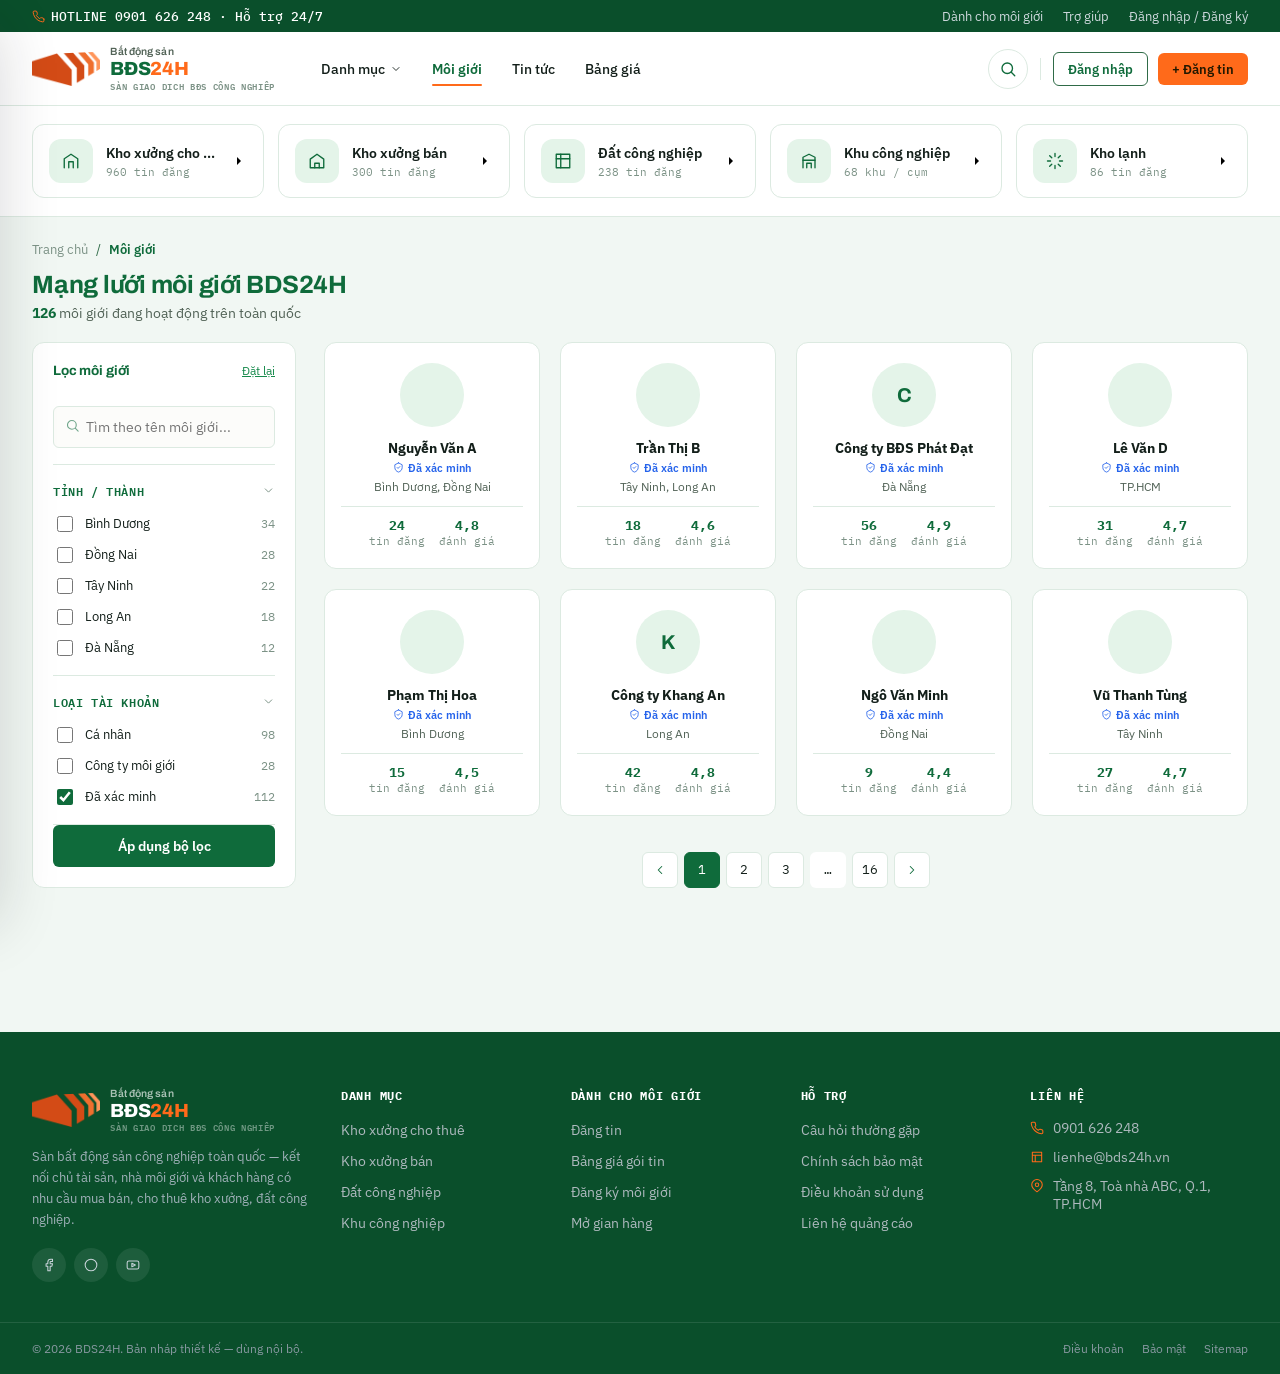
<file: moi-gioi.html>
<!doctype html>
<html lang="vi">
<head>
<meta charset="UTF-8">
<meta name="viewport" content="width=device-width, initial-scale=1.0">
<title>Mạng lưới môi giới toàn quốc — BDS24H</title>
<link rel="preconnect" href="https://fonts.googleapis.com">
<link href="https://fonts.googleapis.com/css2?family=Archivo:wght@600;700;800&family=IBM+Plex+Sans:wght@400;500;600&family=IBM+Plex+Mono:wght@400;500;600&display=swap" rel="stylesheet">
<link rel="stylesheet" href="assets/css/styles.css">
</head>
<body>

<!-- ============ HEADER (giống trang chủ) ============ -->
<div class="topbar">
  <div class="container">
    <div class="hotline">
      <svg class="ic" viewBox="0 0 24 24"><path d="M22 16.92v3a2 2 0 0 1-2.18 2 19.79 19.79 0 0 1-8.63-3.07 19.5 19.5 0 0 1-6-6 19.79 19.79 0 0 1-3.07-8.67A2 2 0 0 1 4.11 2h3a2 2 0 0 1 2 1.72c.127.96.361 1.903.7 2.81a2 2 0 0 1-.45 2.11L8.09 9.91a16 16 0 0 0 6 6l1.27-1.27a2 2 0 0 1 2.11-.45c.907.339 1.85.573 2.81.7A2 2 0 0 1 22 16.92z"/></svg>
      HOTLINE 0901 626 248 · Hỗ trợ 24/7
    </div>
    <div class="topbar-links">
      <a href="moi-gioi.html">Dành cho môi giới</a>
      <a href="#">Trợ giúp</a>
      <a href="#">Đăng nhập / Đăng ký</a>
    </div>
  </div>
</div>

<header class="site-header">
  <div class="header-row container">
    <a href="index.html" class="brand">
      <img class="brand-mark" src="assets/img/logo-mark.png" alt="BDS 24H">
      <span class="brand-text">
        <span class="bt-sub">Bất động sản</span>
        <span class="bt-main">BĐS<em>24H</em></span>
        <span class="bt-tag">Sàn giao dịch BĐS công nghiệp</span>
      </span>
    </a>

    <button class="hamburger" aria-label="Menu">
      <svg class="ic" viewBox="0 0 24 24"><path d="M3 6h18M3 12h18M3 18h18"/></svg>
    </button>

    <ul class="main-nav">
      <li>
        <button class="nav-trigger">Danh mục
          <svg class="ic chev" viewBox="0 0 24 24"><path d="M6 9l6 6 6-6"/></svg>
        </button>
        <div class="megamenu">
          <div class="megamenu-col">
            <h4><svg class="ic" viewBox="0 0 24 24"><path d="M3 21V9l9-6 9 6v12"/><path d="M9 21v-8h6v8"/></svg>Kho xưởng cho thuê</h4>
            <a href="danh-sach.html">Trong khu công nghiệp <span class="count">612</span></a>
            <a href="danh-sach.html">Ngoài khu công nghiệp <span class="count">348</span></a>
          </div>
          <div class="megamenu-col">
            <h4><svg class="ic" viewBox="0 0 24 24"><path d="M3 9.5 12 3l9 6.5V21H3z"/><path d="M9 21v-6h6v6"/></svg>Kho xưởng bán</h4>
            <a href="danh-sach.html">Trong khu công nghiệp <span class="count">204</span></a>
            <a href="danh-sach.html">Ngoài khu công nghiệp <span class="count">96</span></a>
          </div>
          <div class="megamenu-col">
            <h4><svg class="ic" viewBox="0 0 24 24"><path d="M3 3h18v18H3z"/><path d="M3 9h18M9 3v18"/></svg>Đất công nghiệp</h4>
            <a href="danh-sach.html">Đất trong KCN <span class="count">150</span></a>
            <a href="danh-sach.html">Đất ngoài KCN <span class="count">88</span></a>
            <a href="khu-cong-nghiep.html">Khu công nghiệp <span class="count">42</span></a>
          </div>
          <div class="megamenu-promo">
            <div class="mp-card">
              <svg class="wm" viewBox="0 0 24 24" fill="none" stroke="currentColor" stroke-width="1.5"><path d="M4 21V7l8-4 8 4v14"/><path d="M4 11h16M9 21v-6h6v6"/></svg>
              <h5>Đăng tin miễn phí</h5>
              <p>Tiếp cận hàng nghìn nhà đầu tư mỗi ngày.</p>
              <a href="dang-tin.html" class="btn sm">+ Đăng tin ngay</a>
            </div>
          </div>
        </div>
      </li>
      <li><a href="moi-gioi.html" class="active">Môi giới</a></li>
      <li><a href="tin-tuc.html">Tin tức</a></li>
      <li><a href="goi-tin.html">Bảng giá</a></li>
    </ul>

    <div class="header-actions">
      <button class="header-search-btn" aria-label="Tìm kiếm">
        <svg class="ic" viewBox="0 0 24 24"><circle cx="11" cy="11" r="7"/><path d="m21 21-4.3-4.3"/></svg>
      </button>
      <div class="divider-v"></div>
      <a href="#" class="btn ghost sm">Đăng nhập</a>
      <a href="dang-tin.html" class="btn sm">+ Đăng tin</a>
    </div>
  </div>
</header>

<!-- ============ MOBILE NAV DRAWER ============ -->
<div class="mobile-nav">
  <div class="mn-head">
    <a href="index.html" class="brand">
      <img class="brand-mark" src="assets/img/logo-mark.png" alt="BDS 24H">
      <span class="brand-text">
        <span class="bt-sub">Bất động sản</span>
        <span class="bt-main">BĐS<em>24H</em></span>
        <span class="bt-tag">Sàn giao dịch BĐS công nghiệp</span>
      </span>
    </a>
    <button class="mn-close" aria-label="Đóng menu"><svg class="ic" viewBox="0 0 24 24"><path d="M18 6 6 18M6 6l12 12"/></svg></button>
  </div>
  <div class="mn-search">
    <svg class="ic ic-in" viewBox="0 0 24 24"><circle cx="11" cy="11" r="7"/><path d="m21 21-4.3-4.3"/></svg>
    <input placeholder="Tìm kho xưởng, đất công nghiệp...">
  </div>
  <nav class="mn-links">
    <div class="mn-group-title">Danh mục</div>
    <a href="danh-sach.html"><svg class="ic sm" viewBox="0 0 24 24"><path d="M3 21V9l9-6 9 6v12"/><path d="M9 21v-8h6v8"/></svg>Kho xưởng cho thuê</a>
    <a href="danh-sach.html"><svg class="ic sm" viewBox="0 0 24 24"><path d="M3 9.5 12 3l9 6.5V21H3z"/><path d="M9 21v-6h6v6"/></svg>Kho xưởng bán</a>
    <a href="danh-sach.html"><svg class="ic sm" viewBox="0 0 24 24"><path d="M3 3h18v18H3z"/><path d="M3 9h18M9 3v18"/></svg>Đất công nghiệp</a>
    <a href="khu-cong-nghiep.html"><svg class="ic sm" viewBox="0 0 24 24"><path d="M4 21V7l8-4 8 4v14"/><path d="M4 11h16M9 21v-6h6v6"/></svg>Khu công nghiệp</a>
    <div class="mn-group-title">Khác</div>
    <a href="moi-gioi.html"><svg class="ic sm" viewBox="0 0 24 24"><circle cx="9" cy="7" r="3"/><path d="M2 21v-1a6 6 0 0 1 12 0v1"/><circle cx="17" cy="8" r="2.5"/><path d="M15.5 21v-1a5 5 0 0 1 6-4.9"/></svg>Môi giới</a>
    <a href="tin-tuc.html"><svg class="ic sm" viewBox="0 0 24 24"><path d="M4 4h16v16H4zM4 9h16M9 9v11"/></svg>Tin tức</a>
    <a href="goi-tin.html"><svg class="ic sm" viewBox="0 0 24 24"><path d="M20 12v6a2 2 0 0 1-2 2H6a2 2 0 0 1-2-2v-6M2 7h20v5H2zM12 7v13"/></svg>Bảng giá gói tin</a>
  </nav>
  <div class="mn-foot">
    <div class="mn-actions">
      <a href="#" class="btn ghost block">Đăng nhập</a>
      <a href="dang-tin.html" class="btn block">+ Đăng tin</a>
    </div>
    <div class="mn-hotline"><svg class="ic sm" viewBox="0 0 24 24"><path d="M22 16.92v3a2 2 0 0 1-2.18 2 19.79 19.79 0 0 1-8.63-3.07 19.5 19.5 0 0 1-6-6 19.79 19.79 0 0 1-3.07-8.67A2 2 0 0 1 4.11 2h3a2 2 0 0 1 2 1.72c.127.96.361 1.903.7 2.81a2 2 0 0 1-.45 2.11L8.09 9.91a16 16 0 0 0 6 6l1.27-1.27a2 2 0 0 1 2.11-.45c.907.339 1.85.573 2.81.7A2 2 0 0 1 22 16.92z"/></svg>HOTLINE 0901 626 248</div>
  </div>
</div>
<div class="nav-overlay"></div>

<!-- ============ CATEGORY RAIL (kiểu sàn TMĐT) ============ -->
<nav class="category-rail" aria-label="Danh mục nhanh">
  <div class="crail-list">
    <a class="crail-card" href="danh-sach.html">
      <span class="cc-icon"><svg class="ic" viewBox="0 0 24 24"><path d="M3 21V9l9-6 9 6v12"/><path d="M9 21v-8h6v8"/></svg></span>
      <span class="cc-text"><b>Kho xưởng cho thuê</b><small>960 tin đăng</small></span>
      <svg class="cc-arrow" viewBox="0 0 24 24"><path d="M9 6l6 6-6 6"/></svg>
    </a>
    <a class="crail-card" href="danh-sach.html">
      <span class="cc-icon"><svg class="ic" viewBox="0 0 24 24"><path d="M3 9.5 12 3l9 6.5V21H3z"/><path d="M9 21v-6h6v6"/></svg></span>
      <span class="cc-text"><b>Kho xưởng bán</b><small>300 tin đăng</small></span>
      <svg class="cc-arrow" viewBox="0 0 24 24"><path d="M9 6l6 6-6 6"/></svg>
    </a>
    <a class="crail-card" href="danh-sach.html">
      <span class="cc-icon"><svg class="ic" viewBox="0 0 24 24"><path d="M3 3h18v18H3z"/><path d="M3 9h18M9 3v18"/></svg></span>
      <span class="cc-text"><b>Đất công nghiệp</b><small>238 tin đăng</small></span>
      <svg class="cc-arrow" viewBox="0 0 24 24"><path d="M9 6l6 6-6 6"/></svg>
    </a>
    <a class="crail-card" href="khu-cong-nghiep.html">
      <span class="cc-icon"><svg class="ic" viewBox="0 0 24 24"><path d="M4 21V7l8-4 8 4v14"/><path d="M4 11h16M9 21v-6h6v6"/></svg></span>
      <span class="cc-text"><b>Khu công nghiệp</b><small>68 khu / cụm</small></span>
      <svg class="cc-arrow" viewBox="0 0 24 24"><path d="M9 6l6 6-6 6"/></svg>
    </a>
    <a class="crail-card" href="danh-sach.html">
      <span class="cc-icon"><svg class="ic" viewBox="0 0 24 24"><path d="M12 2v4M12 18v4M4.9 4.9l2.8 2.8M16.3 16.3l2.8 2.8M2 12h4M18 12h4M4.9 19.1l2.8-2.8M16.3 7.7l2.8-2.8"/></svg></span>
      <span class="cc-text"><b>Kho lạnh</b><small>86 tin đăng</small></span>
      <svg class="cc-arrow" viewBox="0 0 24 24"><path d="M9 6l6 6-6 6"/></svg>
    </a>
  </div>
</nav>


<!-- ============ TRANG MÔI GIỚI ============ -->
<div class="container" style="padding-top:24px;padding-bottom:64px">
  <div class="breadcrumb">
    <a href="index.html">Trang chủ</a><span class="sep">/</span>
    <span class="curr">Môi giới</span>
  </div>

  <div class="listing-head">
    <div>
      <h1>Mạng lưới môi giới BDS24H</h1>
      <p class="result-count"><b>126</b> môi giới đang hoạt động trên toàn quốc</p>
    </div>
    <button class="btn ghost sm mobile-filter-btn">
      <svg class="ic sm" viewBox="0 0 24 24"><path d="M4 6h16M7 12h10M10 18h4"/></svg>
      Bộ lọc
    </button>
  </div>

  <div class="listing-layout">
    <aside class="filterbox">
      <div class="filterbox-head"><h3>Lọc môi giới</h3><button type="button">Đặt lại</button></div>
      <div class="fgroup">
        <div class="fld" style="margin-top:6px">
          <svg class="ic ic-in" style="top:12px" viewBox="0 0 24 24"><circle cx="11" cy="11" r="7"/><path d="m21 21-4.3-4.3"/></svg>
          <input style="padding-left:32px" placeholder="Tìm theo tên môi giới...">
        </div>
      </div>
      <div class="fgroup">
        <div class="fgroup-title"><h4>Tỉnh / thành</h4><svg class="ic chev" viewBox="0 0 24 24"><path d="M6 9l6 6 6-6"/></svg></div>
        <div class="fgroup-body">
          <label class="ck"><input type="checkbox"> Bình Dương <span class="n">34</span></label>
          <label class="ck"><input type="checkbox"> Đồng Nai <span class="n">28</span></label>
          <label class="ck"><input type="checkbox"> Tây Ninh <span class="n">22</span></label>
          <label class="ck"><input type="checkbox"> Long An <span class="n">18</span></label>
          <label class="ck"><input type="checkbox"> Đà Nẵng <span class="n">12</span></label>
        </div>
      </div>
      <div class="fgroup">
        <div class="fgroup-title"><h4>Loại tài khoản</h4><svg class="ic chev" viewBox="0 0 24 24"><path d="M6 9l6 6 6-6"/></svg></div>
        <div class="fgroup-body">
          <label class="ck"><input type="checkbox"> Cá nhân <span class="n">98</span></label>
          <label class="ck"><input type="checkbox"> Công ty môi giới <span class="n">28</span></label>
          <label class="ck"><input type="checkbox" checked> Đã xác minh <span class="n">112</span></label>
        </div>
      </div>
      <button class="btn dark block">Áp dụng bộ lọc</button>
    </aside>

    <div>
      <div class="grid g4">
        <a class="broker-card" href="gian-hang.html">
          <div class="av" style="--photo:url('https://images.unsplash.com/photo-1652471943570-f3590a4e52ed?q=80&w=160&auto=format&fit=crop')"></div>
          <b>Nguyễn Văn A</b>
          <span class="verified"><svg class="ic" viewBox="0 0 24 24"><path d="M12 2l8 4v6c0 5-3.4 8.6-8 10-4.6-1.4-8-5-8-10V6l8-4z"/><path d="m9 12 2 2 4-4"/></svg>Đã xác minh</span>
          <div class="loc">Bình Dương, Đồng Nai</div>
          <div class="stats-row"><div><b>24</b>tin đăng</div><div><b>4,8</b>đánh giá</div></div>
        </a>
        <a class="broker-card" href="gian-hang.html">
          <div class="av" style="--photo:url('https://images.unsplash.com/photo-1701096374092-bb70915fdc5c?q=80&w=160&auto=format&fit=crop')"></div>
          <b>Trần Thị B</b>
          <span class="verified"><svg class="ic" viewBox="0 0 24 24"><path d="M12 2l8 4v6c0 5-3.4 8.6-8 10-4.6-1.4-8-5-8-10V6l8-4z"/><path d="m9 12 2 2 4-4"/></svg>Đã xác minh</span>
          <div class="loc">Tây Ninh, Long An</div>
          <div class="stats-row"><div><b>18</b>tin đăng</div><div><b>4,6</b>đánh giá</div></div>
        </a>
        <a class="broker-card" href="gian-hang.html">
          <div class="av">C</div>
          <b>Công ty BĐS Phát Đạt</b>
          <span class="verified"><svg class="ic" viewBox="0 0 24 24"><path d="M12 2l8 4v6c0 5-3.4 8.6-8 10-4.6-1.4-8-5-8-10V6l8-4z"/><path d="m9 12 2 2 4-4"/></svg>Đã xác minh</span>
          <div class="loc">Đà Nẵng</div>
          <div class="stats-row"><div><b>56</b>tin đăng</div><div><b>4,9</b>đánh giá</div></div>
        </a>
        <a class="broker-card" href="gian-hang.html">
          <div class="av" style="--photo:url('https://images.unsplash.com/photo-1780733057950-0dc9055ddae9?q=80&w=160&auto=format&fit=crop')"></div>
          <b>Lê Văn D</b>
          <span class="verified"><svg class="ic" viewBox="0 0 24 24"><path d="M12 2l8 4v6c0 5-3.4 8.6-8 10-4.6-1.4-8-5-8-10V6l8-4z"/><path d="m9 12 2 2 4-4"/></svg>Đã xác minh</span>
          <div class="loc">TP.HCM</div>
          <div class="stats-row"><div><b>31</b>tin đăng</div><div><b>4,7</b>đánh giá</div></div>
        </a>
        <a class="broker-card" href="gian-hang.html">
          <div class="av" style="--photo:url('https://images.unsplash.com/photo-1685760259914-ee8d2c92d2e0?q=80&w=160&auto=format&fit=crop')"></div>
          <b>Phạm Thị Hoa</b>
          <span class="verified"><svg class="ic" viewBox="0 0 24 24"><path d="M12 2l8 4v6c0 5-3.4 8.6-8 10-4.6-1.4-8-5-8-10V6l8-4z"/><path d="m9 12 2 2 4-4"/></svg>Đã xác minh</span>
          <div class="loc">Bình Dương</div>
          <div class="stats-row"><div><b>15</b>tin đăng</div><div><b>4,5</b>đánh giá</div></div>
        </a>
        <a class="broker-card" href="gian-hang.html">
          <div class="av">K</div>
          <b>Công ty Khang An</b>
          <span class="verified"><svg class="ic" viewBox="0 0 24 24"><path d="M12 2l8 4v6c0 5-3.4 8.6-8 10-4.6-1.4-8-5-8-10V6l8-4z"/><path d="m9 12 2 2 4-4"/></svg>Đã xác minh</span>
          <div class="loc">Long An</div>
          <div class="stats-row"><div><b>42</b>tin đăng</div><div><b>4,8</b>đánh giá</div></div>
        </a>
        <a class="broker-card" href="gian-hang.html">
          <div class="av" style="--photo:url('https://images.unsplash.com/photo-1780732997580-df3992363434?q=80&w=160&auto=format&fit=crop')"></div>
          <b>Ngô Văn Minh</b>
          <span class="verified"><svg class="ic" viewBox="0 0 24 24"><path d="M12 2l8 4v6c0 5-3.4 8.6-8 10-4.6-1.4-8-5-8-10V6l8-4z"/><path d="m9 12 2 2 4-4"/></svg>Đã xác minh</span>
          <div class="loc">Đồng Nai</div>
          <div class="stats-row"><div><b>9</b>tin đăng</div><div><b>4,4</b>đánh giá</div></div>
        </a>
        <a class="broker-card" href="gian-hang.html">
          <div class="av" style="--photo:url('https://images.unsplash.com/photo-1769636929261-e913ed023c83?q=80&w=160&auto=format&fit=crop')"></div>
          <b>Vũ Thanh Tùng</b>
          <span class="verified"><svg class="ic" viewBox="0 0 24 24"><path d="M12 2l8 4v6c0 5-3.4 8.6-8 10-4.6-1.4-8-5-8-10V6l8-4z"/><path d="m9 12 2 2 4-4"/></svg>Đã xác minh</span>
          <div class="loc">Tây Ninh</div>
          <div class="stats-row"><div><b>27</b>tin đăng</div><div><b>4,7</b>đánh giá</div></div>
        </a>
      </div>
      <div class="pagination">
        <button class="nav-btn"><svg class="ic sm" viewBox="0 0 24 24"><path d="M15 6l-6 6 6 6"/></svg></button>
        <button class="on">1</button><button>2</button><button>3</button><span class="dots">…</span><button>16</button>
        <button class="nav-btn"><svg class="ic sm" viewBox="0 0 24 24"><path d="M9 6l6 6-6 6"/></svg></button>
      </div>
    </div>
  </div>
</div>
<div class="filter-overlay"></div>


<!-- ============ FOOTER (giống trang chủ) ============ -->
<footer class="site-footer">
  <div class="footer-top container">
    <div class="footer-grid">
      <div class="footer-brand">
        <a href="index.html" class="brand">
      <img class="brand-mark" src="assets/img/logo-mark.png" alt="BDS 24H">
      <span class="brand-text">
        <span class="bt-sub">Bất động sản</span>
        <span class="bt-main">BĐS<em>24H</em></span>
        <span class="bt-tag">Sàn giao dịch BĐS công nghiệp</span>
      </span>
    </a>
        <p class="footer-desc">Sàn bất động sản công nghiệp toàn quốc — kết nối chủ tài sản, nhà môi giới và khách hàng có nhu cầu mua bán, cho thuê kho xưởng, đất công nghiệp.</p>
        <div class="footer-social">
          <a href="#" aria-label="Facebook"><svg class="ic sm" viewBox="0 0 24 24"><path d="M18 2h-3a5 5 0 0 0-5 5v3H7v4h3v8h4v-8h3l1-4h-4V7a1 1 0 0 1 1-1h3z"/></svg></a>
          <a href="#" aria-label="Zalo"><svg class="ic sm" viewBox="0 0 24 24"><circle cx="12" cy="12" r="10"/></svg></a>
          <a href="#" aria-label="Youtube"><svg class="ic sm" viewBox="0 0 24 24"><rect x="2" y="5" width="20" height="14" rx="3"/><path d="M10 9l6 3-6 3z"/></svg></a>
        </div>
      </div>
      <div class="footer-col">
        <h4>Danh mục</h4>
        <ul>
          <li><a href="danh-sach.html">Kho xưởng cho thuê</a></li>
          <li><a href="danh-sach.html">Kho xưởng bán</a></li>
          <li><a href="danh-sach.html">Đất công nghiệp</a></li>
          <li><a href="khu-cong-nghiep.html">Khu công nghiệp</a></li>
        </ul>
      </div>
      <div class="footer-col">
        <h4>Dành cho môi giới</h4>
        <ul>
          <li><a href="dang-tin.html">Đăng tin</a></li>
          <li><a href="goi-tin.html">Bảng giá gói tin</a></li>
          <li><a href="moi-gioi.html">Đăng ký môi giới</a></li>
          <li><a href="gian-hang.html">Mở gian hàng</a></li>
        </ul>
      </div>
      <div class="footer-col">
        <h4>Hỗ trợ</h4>
        <ul>
          <li><a href="#">Câu hỏi thường gặp</a></li>
          <li><a href="#">Chính sách bảo mật</a></li>
          <li><a href="#">Điều khoản sử dụng</a></li>
          <li><a href="#">Liên hệ quảng cáo</a></li>
        </ul>
      </div>
      <div class="footer-col">
        <h4>Liên hệ</h4>
        <ul class="footer-contact">
          <li><svg class="ic sm" viewBox="0 0 24 24"><path d="M22 16.92v3a2 2 0 0 1-2.18 2 19.79 19.79 0 0 1-8.63-3.07 19.5 19.5 0 0 1-6-6 19.79 19.79 0 0 1-3.07-8.67A2 2 0 0 1 4.11 2h3a2 2 0 0 1 2 1.72c.127.96.361 1.903.7 2.81a2 2 0 0 1-.45 2.11L8.09 9.91a16 16 0 0 0 6 6l1.27-1.27a2 2 0 0 1 2.11-.45c.907.339 1.85.573 2.81.7A2 2 0 0 1 22 16.92z"/></svg>0901 626 248</li>
          <li><svg class="ic sm" viewBox="0 0 24 24"><path d="M4 4h16v16H4zM4 9h16M9 9v11"/></svg>lienhe@bds24h.vn</li>
          <li><svg class="ic sm" viewBox="0 0 24 24"><path d="M21 10c0 6-9 12-9 12S3 16 3 10a9 9 0 0 1 18 0z"/><circle cx="12" cy="10" r="3"/></svg>Tầng 8, Toà nhà ABC, Q.1, TP.HCM</li>
        </ul>
      </div>
    </div>
  </div>
  <div class="footer-bottom container">
    <span>© 2026 BDS24H. Bản nháp thiết kế — dùng nội bộ.</span>
    <div class="legal"><a href="#">Điều khoản</a><a href="#">Bảo mật</a><a href="#">Sitemap</a></div>
  </div>
</footer>

<script src="assets/js/main.js"></script>
<script src="assets/js/main.js"></script>
</body>
</html>
</file>
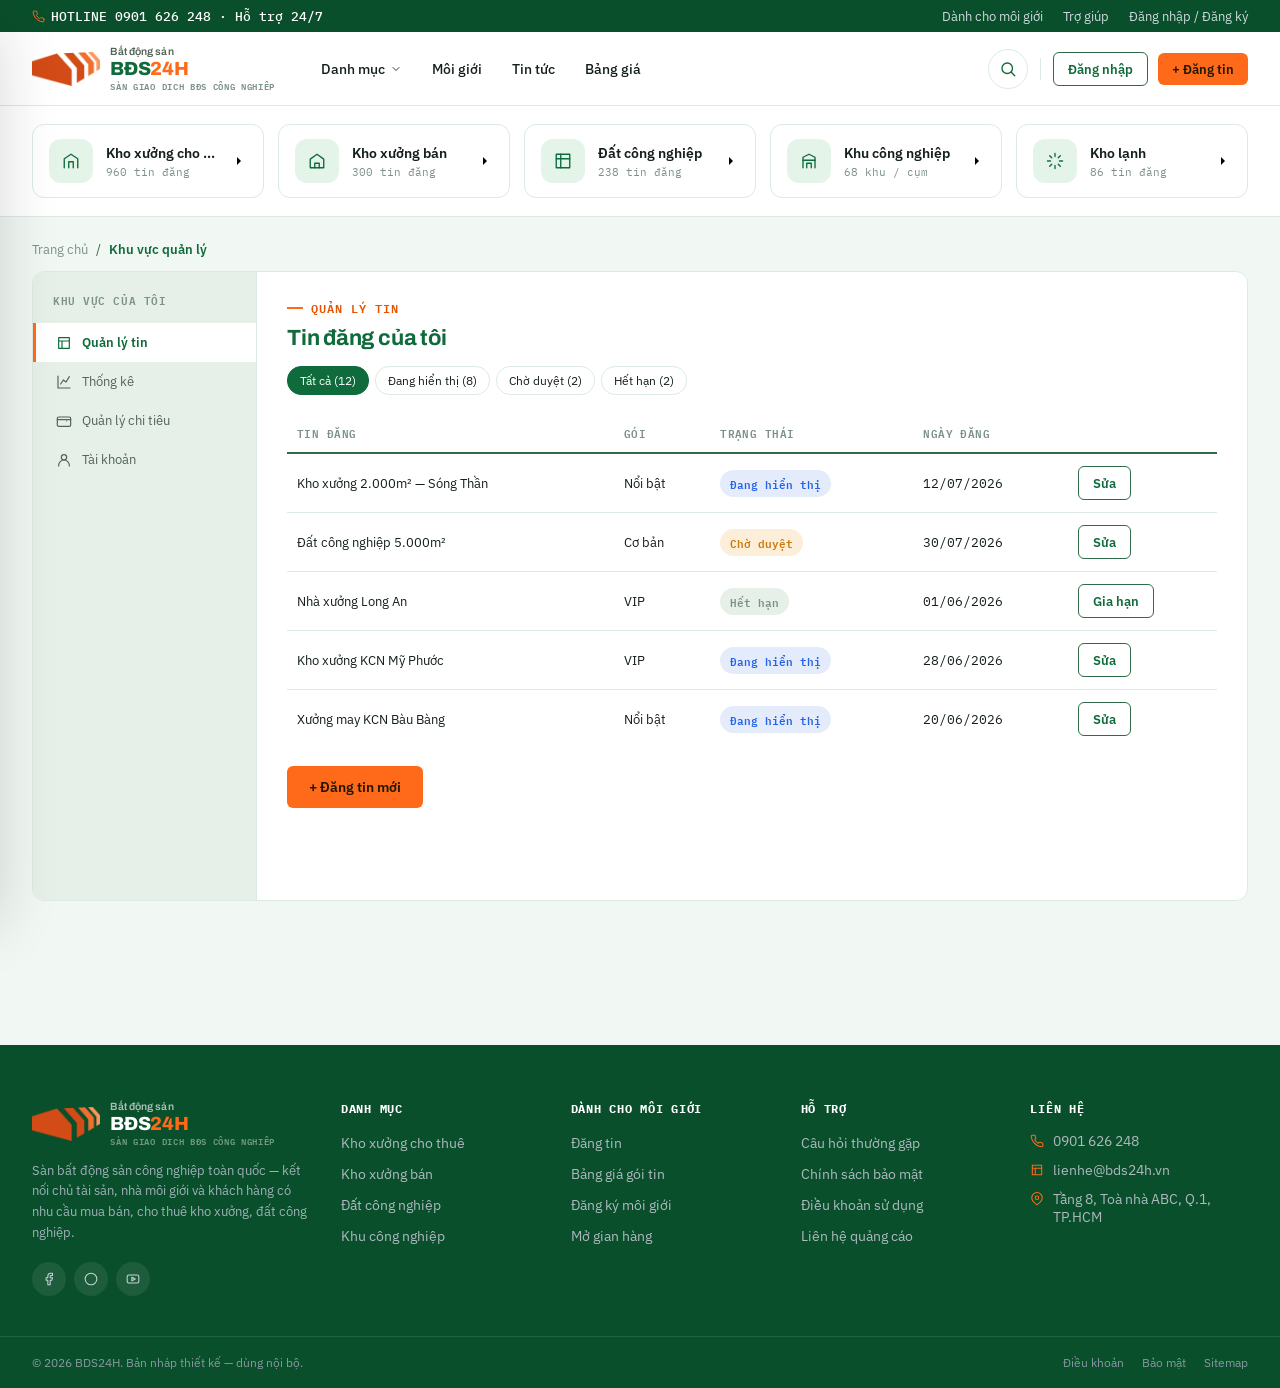
<file: quan-ly-tin.html>
<!doctype html>
<html lang="vi">
<head>
<meta charset="UTF-8">
<meta name="viewport" content="width=device-width, initial-scale=1.0">
<title>Quản lý tin đăng — BDS24H</title>
<link rel="preconnect" href="https://fonts.googleapis.com">
<link href="https://fonts.googleapis.com/css2?family=Archivo:wght@600;700;800&family=IBM+Plex+Sans:wght@400;500;600&family=IBM+Plex+Mono:wght@400;500;600&display=swap" rel="stylesheet">
<link rel="stylesheet" href="assets/css/styles.css">
</head>
<body>

<!-- ============ HEADER (giống trang chủ) ============ -->
<div class="topbar">
  <div class="container">
    <div class="hotline">
      <svg class="ic" viewBox="0 0 24 24"><path d="M22 16.92v3a2 2 0 0 1-2.18 2 19.79 19.79 0 0 1-8.63-3.07 19.5 19.5 0 0 1-6-6 19.79 19.79 0 0 1-3.07-8.67A2 2 0 0 1 4.11 2h3a2 2 0 0 1 2 1.72c.127.96.361 1.903.7 2.81a2 2 0 0 1-.45 2.11L8.09 9.91a16 16 0 0 0 6 6l1.27-1.27a2 2 0 0 1 2.11-.45c.907.339 1.85.573 2.81.7A2 2 0 0 1 22 16.92z"/></svg>
      HOTLINE 0901 626 248 · Hỗ trợ 24/7
    </div>
    <div class="topbar-links">
      <a href="moi-gioi.html">Dành cho môi giới</a>
      <a href="#">Trợ giúp</a>
      <a href="#">Đăng nhập / Đăng ký</a>
    </div>
  </div>
</div>

<header class="site-header">
  <div class="header-row container">
    <a href="index.html" class="brand">
      <img class="brand-mark" src="assets/img/logo-mark.png" alt="BDS 24H">
      <span class="brand-text">
        <span class="bt-sub">Bất động sản</span>
        <span class="bt-main">BĐS<em>24H</em></span>
        <span class="bt-tag">Sàn giao dịch BĐS công nghiệp</span>
      </span>
    </a>

    <button class="hamburger" aria-label="Menu">
      <svg class="ic" viewBox="0 0 24 24"><path d="M3 6h18M3 12h18M3 18h18"/></svg>
    </button>

    <ul class="main-nav">
      <li>
        <button class="nav-trigger">Danh mục
          <svg class="ic chev" viewBox="0 0 24 24"><path d="M6 9l6 6 6-6"/></svg>
        </button>
        <div class="megamenu">
          <div class="megamenu-col">
            <h4><svg class="ic" viewBox="0 0 24 24"><path d="M3 21V9l9-6 9 6v12"/><path d="M9 21v-8h6v8"/></svg>Kho xưởng cho thuê</h4>
            <a href="danh-sach.html">Trong khu công nghiệp <span class="count">612</span></a>
            <a href="danh-sach.html">Ngoài khu công nghiệp <span class="count">348</span></a>
          </div>
          <div class="megamenu-col">
            <h4><svg class="ic" viewBox="0 0 24 24"><path d="M3 9.5 12 3l9 6.5V21H3z"/><path d="M9 21v-6h6v6"/></svg>Kho xưởng bán</h4>
            <a href="danh-sach.html">Trong khu công nghiệp <span class="count">204</span></a>
            <a href="danh-sach.html">Ngoài khu công nghiệp <span class="count">96</span></a>
          </div>
          <div class="megamenu-col">
            <h4><svg class="ic" viewBox="0 0 24 24"><path d="M3 3h18v18H3z"/><path d="M3 9h18M9 3v18"/></svg>Đất công nghiệp</h4>
            <a href="danh-sach.html">Đất trong KCN <span class="count">150</span></a>
            <a href="danh-sach.html">Đất ngoài KCN <span class="count">88</span></a>
            <a href="khu-cong-nghiep.html">Khu công nghiệp <span class="count">42</span></a>
          </div>
          <div class="megamenu-promo">
            <div class="mp-card">
              <svg class="wm" viewBox="0 0 24 24" fill="none" stroke="currentColor" stroke-width="1.5"><path d="M4 21V7l8-4 8 4v14"/><path d="M4 11h16M9 21v-6h6v6"/></svg>
              <h5>Đăng tin miễn phí</h5>
              <p>Tiếp cận hàng nghìn nhà đầu tư mỗi ngày.</p>
              <a href="dang-tin.html" class="btn sm">+ Đăng tin ngay</a>
            </div>
          </div>
        </div>
      </li>
      <li><a href="moi-gioi.html">Môi giới</a></li>
      <li><a href="tin-tuc.html">Tin tức</a></li>
      <li><a href="goi-tin.html">Bảng giá</a></li>
    </ul>

    <div class="header-actions">
      <button class="header-search-btn" aria-label="Tìm kiếm">
        <svg class="ic" viewBox="0 0 24 24"><circle cx="11" cy="11" r="7"/><path d="m21 21-4.3-4.3"/></svg>
      </button>
      <div class="divider-v"></div>
      <a href="#" class="btn ghost sm">Đăng nhập</a>
      <a href="dang-tin.html" class="btn sm">+ Đăng tin</a>
    </div>
  </div>
</header>

<!-- ============ MOBILE NAV DRAWER ============ -->
<div class="mobile-nav">
  <div class="mn-head">
    <a href="index.html" class="brand">
      <img class="brand-mark" src="assets/img/logo-mark.png" alt="BDS 24H">
      <span class="brand-text">
        <span class="bt-sub">Bất động sản</span>
        <span class="bt-main">BĐS<em>24H</em></span>
        <span class="bt-tag">Sàn giao dịch BĐS công nghiệp</span>
      </span>
    </a>
    <button class="mn-close" aria-label="Đóng menu"><svg class="ic" viewBox="0 0 24 24"><path d="M18 6 6 18M6 6l12 12"/></svg></button>
  </div>
  <div class="mn-search">
    <svg class="ic ic-in" viewBox="0 0 24 24"><circle cx="11" cy="11" r="7"/><path d="m21 21-4.3-4.3"/></svg>
    <input placeholder="Tìm kho xưởng, đất công nghiệp...">
  </div>
  <nav class="mn-links">
    <div class="mn-group-title">Danh mục</div>
    <a href="danh-sach.html"><svg class="ic sm" viewBox="0 0 24 24"><path d="M3 21V9l9-6 9 6v12"/><path d="M9 21v-8h6v8"/></svg>Kho xưởng cho thuê</a>
    <a href="danh-sach.html"><svg class="ic sm" viewBox="0 0 24 24"><path d="M3 9.5 12 3l9 6.5V21H3z"/><path d="M9 21v-6h6v6"/></svg>Kho xưởng bán</a>
    <a href="danh-sach.html"><svg class="ic sm" viewBox="0 0 24 24"><path d="M3 3h18v18H3z"/><path d="M3 9h18M9 3v18"/></svg>Đất công nghiệp</a>
    <a href="khu-cong-nghiep.html"><svg class="ic sm" viewBox="0 0 24 24"><path d="M4 21V7l8-4 8 4v14"/><path d="M4 11h16M9 21v-6h6v6"/></svg>Khu công nghiệp</a>
    <div class="mn-group-title">Khác</div>
    <a href="moi-gioi.html"><svg class="ic sm" viewBox="0 0 24 24"><circle cx="9" cy="7" r="3"/><path d="M2 21v-1a6 6 0 0 1 12 0v1"/><circle cx="17" cy="8" r="2.5"/><path d="M15.5 21v-1a5 5 0 0 1 6-4.9"/></svg>Môi giới</a>
    <a href="tin-tuc.html"><svg class="ic sm" viewBox="0 0 24 24"><path d="M4 4h16v16H4zM4 9h16M9 9v11"/></svg>Tin tức</a>
    <a href="goi-tin.html"><svg class="ic sm" viewBox="0 0 24 24"><path d="M20 12v6a2 2 0 0 1-2 2H6a2 2 0 0 1-2-2v-6M2 7h20v5H2zM12 7v13"/></svg>Bảng giá gói tin</a>
  </nav>
  <div class="mn-foot">
    <div class="mn-actions">
      <a href="#" class="btn ghost block">Đăng nhập</a>
      <a href="dang-tin.html" class="btn block">+ Đăng tin</a>
    </div>
    <div class="mn-hotline"><svg class="ic sm" viewBox="0 0 24 24"><path d="M22 16.92v3a2 2 0 0 1-2.18 2 19.79 19.79 0 0 1-8.63-3.07 19.5 19.5 0 0 1-6-6 19.79 19.79 0 0 1-3.07-8.67A2 2 0 0 1 4.11 2h3a2 2 0 0 1 2 1.72c.127.96.361 1.903.7 2.81a2 2 0 0 1-.45 2.11L8.09 9.91a16 16 0 0 0 6 6l1.27-1.27a2 2 0 0 1 2.11-.45c.907.339 1.85.573 2.81.7A2 2 0 0 1 22 16.92z"/></svg>HOTLINE 0901 626 248</div>
  </div>
</div>
<div class="nav-overlay"></div>

<!-- ============ CATEGORY RAIL (kiểu sàn TMĐT) ============ -->
<nav class="category-rail" aria-label="Danh mục nhanh">
  <div class="crail-list">
    <a class="crail-card" href="danh-sach.html">
      <span class="cc-icon"><svg class="ic" viewBox="0 0 24 24"><path d="M3 21V9l9-6 9 6v12"/><path d="M9 21v-8h6v8"/></svg></span>
      <span class="cc-text"><b>Kho xưởng cho thuê</b><small>960 tin đăng</small></span>
      <svg class="cc-arrow" viewBox="0 0 24 24"><path d="M9 6l6 6-6 6"/></svg>
    </a>
    <a class="crail-card" href="danh-sach.html">
      <span class="cc-icon"><svg class="ic" viewBox="0 0 24 24"><path d="M3 9.5 12 3l9 6.5V21H3z"/><path d="M9 21v-6h6v6"/></svg></span>
      <span class="cc-text"><b>Kho xưởng bán</b><small>300 tin đăng</small></span>
      <svg class="cc-arrow" viewBox="0 0 24 24"><path d="M9 6l6 6-6 6"/></svg>
    </a>
    <a class="crail-card" href="danh-sach.html">
      <span class="cc-icon"><svg class="ic" viewBox="0 0 24 24"><path d="M3 3h18v18H3z"/><path d="M3 9h18M9 3v18"/></svg></span>
      <span class="cc-text"><b>Đất công nghiệp</b><small>238 tin đăng</small></span>
      <svg class="cc-arrow" viewBox="0 0 24 24"><path d="M9 6l6 6-6 6"/></svg>
    </a>
    <a class="crail-card" href="khu-cong-nghiep.html">
      <span class="cc-icon"><svg class="ic" viewBox="0 0 24 24"><path d="M4 21V7l8-4 8 4v14"/><path d="M4 11h16M9 21v-6h6v6"/></svg></span>
      <span class="cc-text"><b>Khu công nghiệp</b><small>68 khu / cụm</small></span>
      <svg class="cc-arrow" viewBox="0 0 24 24"><path d="M9 6l6 6-6 6"/></svg>
    </a>
    <a class="crail-card" href="danh-sach.html">
      <span class="cc-icon"><svg class="ic" viewBox="0 0 24 24"><path d="M12 2v4M12 18v4M4.9 4.9l2.8 2.8M16.3 16.3l2.8 2.8M2 12h4M18 12h4M4.9 19.1l2.8-2.8M16.3 7.7l2.8-2.8"/></svg></span>
      <span class="cc-text"><b>Kho lạnh</b><small>86 tin đăng</small></span>
      <svg class="cc-arrow" viewBox="0 0 24 24"><path d="M9 6l6 6-6 6"/></svg>
    </a>
  </div>
</nav>


<!-- ============ DASHBOARD: QUẢN LÝ TIN / THỐNG KÊ / VÍ / TÀI KHOẢN ============ -->
<div class="container" style="padding-top:24px;padding-bottom:64px">
  <div class="breadcrumb">
    <a href="index.html">Trang chủ</a><span class="sep">/</span>
    <span class="curr">Khu vực quản lý</span>
  </div>

  <div class="appgrid">
    <div class="sidenav">
      <div class="sn-head">Khu vực của tôi</div>
      <a class="on" data-panel="tin"><svg class="ic" viewBox="0 0 24 24"><path d="M4 4h16v16H4zM4 9h16M9 9v11"/></svg>Quản lý tin</a>
      <a data-panel="thongke"><svg class="ic" viewBox="0 0 24 24"><path d="M3 3v18h18"/><path d="M7 15l4-6 4 3 5-8"/></svg>Thống kê</a>
      <a data-panel="vi"><svg class="ic" viewBox="0 0 24 24"><rect x="2" y="6" width="20" height="14" rx="2"/><path d="M16 12h.01M2 10h20"/></svg>Quản lý chi tiêu</a>
      <a data-panel="tk"><svg class="ic" viewBox="0 0 24 24"><circle cx="12" cy="8" r="4"/><path d="M4 21v-1a8 8 0 0 1 16 0v1"/></svg>Tài khoản</a>
    </div>

    <div class="appmain">
      <!-- PANEL: TIN ĐĂNG -->
      <div class="panel on" data-panel="tin">
        <div class="eyebrow">Quản lý tin</div>
        <h1 style="font-size:22px;margin-bottom:16px">Tin đăng của tôi</h1>
        <div class="chiprow" style="margin-bottom:18px">
          <span class="chip on">Tất cả (12)</span><span class="chip">Đang hiển thị (8)</span><span class="chip">Chờ duyệt (2)</span><span class="chip">Hết hạn (2)</span>
        </div>
        <table>
          <tr><th>Tin đăng</th><th>Gói</th><th>Trạng thái</th><th>Ngày đăng</th><th></th></tr>
          <tr><td>Kho xưởng 2.000m² — Sóng Thần</td><td>Nổi bật</td><td><span class="badge ok">Đang hiển thị</span></td><td class="mono">12/07/2026</td><td><button class="btn ghost sm">Sửa</button></td></tr>
          <tr><td>Đất công nghiệp 5.000m²</td><td>Cơ bản</td><td><span class="badge warn">Chờ duyệt</span></td><td class="mono">30/07/2026</td><td><button class="btn ghost sm">Sửa</button></td></tr>
          <tr><td>Nhà xưởng Long An</td><td>VIP</td><td><span class="badge off">Hết hạn</span></td><td class="mono">01/06/2026</td><td><button class="btn ghost sm">Gia hạn</button></td></tr>
          <tr><td>Kho xưởng KCN Mỹ Phước</td><td>VIP</td><td><span class="badge ok">Đang hiển thị</span></td><td class="mono">28/06/2026</td><td><button class="btn ghost sm">Sửa</button></td></tr>
          <tr><td>Xưởng may KCN Bàu Bàng</td><td>Nổi bật</td><td><span class="badge ok">Đang hiển thị</span></td><td class="mono">20/06/2026</td><td><button class="btn ghost sm">Sửa</button></td></tr>
        </table>
        <a href="dang-tin.html" class="btn" style="margin-top:18px">+ Đăng tin mới</a>
      </div>

      <!-- PANEL: THỐNG KÊ -->
      <div class="panel" data-panel="thongke">
        <div class="eyebrow">Thống kê</div>
        <h1 style="font-size:22px;margin-bottom:16px">Hiệu quả tin đăng</h1>
        <div class="grid g3" style="margin-bottom:20px">
          <div class="stat"><div class="l">Lượt xem (30 ngày)</div><div class="n">3.482</div><div class="delta">↑ 12% so với tháng trước</div></div>
          <div class="stat"><div class="l">Click gọi</div><div class="n">126</div><div class="delta">↑ 6% so với tháng trước</div></div>
          <div class="stat"><div class="l">Tỷ lệ chuyển đổi</div><div class="n">3,6%</div></div>
        </div>
        <div class="block-card">
          <div class="block-title">Lượt xem theo ngày</div>
          <svg viewBox="0 0 400 100" style="width:100%;height:100px">
            <polyline points="0,80 40,70 80,75 120,50 160,55 200,30 240,40 280,20 320,35 360,15 400,25" fill="none" stroke="var(--amber)" stroke-width="2.5"/>
          </svg>
        </div>
        <table style="margin-top:16px">
          <tr><th>Tin đăng</th><th>View</th><th>Click</th><th>CTR</th></tr>
          <tr><td>Kho xưởng 2.000m² — Sóng Thần</td><td class="mono">820</td><td class="mono">34</td><td class="mono">4,1%</td></tr>
          <tr><td>Nhà xưởng Long An</td><td class="mono">540</td><td class="mono">18</td><td class="mono">3,3%</td></tr>
          <tr><td>Kho xưởng KCN Mỹ Phước</td><td class="mono">610</td><td class="mono">22</td><td class="mono">3,6%</td></tr>
        </table>
      </div>

      <!-- PANEL: VÍ -->
      <div class="panel" data-panel="vi">
        <div class="eyebrow">Quản lý chi tiêu</div>
        <h1 style="font-size:22px;margin-bottom:16px">Ví BDS24H</h1>
        <div class="grid g3" style="margin-bottom:20px">
          <div class="stat"><div class="l">Số dư hiện tại</div><div class="n">450.000đ</div></div>
          <div class="stat"><div class="l">Đã chi tháng này</div><div class="n">1.240.000đ</div></div>
          <div class="stat"><div class="l">Đã nạp tháng này</div><div class="n">2.000.000đ</div></div>
        </div>
        <button class="btn">+ Nạp tiền vào ví</button>
        <h3 style="margin-top:24px;font-size:13.5px">Lịch sử giao dịch</h3>
        <table>
          <tr><th>Ngày</th><th>Nội dung</th><th>Loại</th><th>Số tiền</th></tr>
          <tr><td class="mono">30/07/2026</td><td>Mua gói Nổi bật</td><td><span class="badge off">Trừ</span></td><td class="mono">-99.000đ</td></tr>
          <tr><td class="mono">28/07/2026</td><td>Nạp qua VNPay</td><td><span class="badge ok">Nạp</span></td><td class="mono">+2.000.000đ</td></tr>
          <tr><td class="mono">15/07/2026</td><td>Mua gói VIP</td><td><span class="badge off">Trừ</span></td><td class="mono">-299.000đ</td></tr>
        </table>
      </div>

      <!-- PANEL: TÀI KHOẢN -->
      <div class="panel" data-panel="tk">
        <div class="eyebrow">Tài khoản</div>
        <h1 style="font-size:22px;margin-bottom:16px">Thông tin tài khoản</h1>
        <div class="chiprow" style="margin-bottom:18px">
          <span class="chip on">Thông tin cá nhân</span><span class="chip">Bảo mật</span><span class="chip">Thông báo</span>
        </div>
        <div class="grid g2" style="max-width:600px">
          <div class="fld"><label>Họ và tên</label><input value="Nguyễn Văn A"></div>
          <div class="fld"><label>Số điện thoại</label><input value="0901 xxx 248"></div>
          <div class="fld"><label>Email</label><input value="a.nguyen@email.com"></div>
          <div class="fld"><label>Khu vực hoạt động</label><input value="Bình Dương, Đồng Nai"></div>
        </div>
        <button class="btn dark" style="margin-top:16px">Lưu thay đổi</button>
      </div>
    </div>
  </div>
</div>

<script>
document.querySelectorAll('.sidenav a[data-panel]').forEach(a=>{
  a.addEventListener('click', ()=>{
    document.querySelectorAll('.sidenav a').forEach(x=>x.classList.remove('on'));
    document.querySelectorAll('.panel').forEach(x=>x.classList.remove('on'));
    a.classList.add('on');
    document.querySelector('.panel[data-panel="'+a.dataset.panel+'"]').classList.add('on');
  });
});
</script>
<style>.panel{display:none}.panel.on{display:block}</style>


<!-- ============ FOOTER (giống trang chủ) ============ -->
<footer class="site-footer">
  <div class="footer-top container">
    <div class="footer-grid">
      <div class="footer-brand">
        <a href="index.html" class="brand">
      <img class="brand-mark" src="assets/img/logo-mark.png" alt="BDS 24H">
      <span class="brand-text">
        <span class="bt-sub">Bất động sản</span>
        <span class="bt-main">BĐS<em>24H</em></span>
        <span class="bt-tag">Sàn giao dịch BĐS công nghiệp</span>
      </span>
    </a>
        <p class="footer-desc">Sàn bất động sản công nghiệp toàn quốc — kết nối chủ tài sản, nhà môi giới và khách hàng có nhu cầu mua bán, cho thuê kho xưởng, đất công nghiệp.</p>
        <div class="footer-social">
          <a href="#" aria-label="Facebook"><svg class="ic sm" viewBox="0 0 24 24"><path d="M18 2h-3a5 5 0 0 0-5 5v3H7v4h3v8h4v-8h3l1-4h-4V7a1 1 0 0 1 1-1h3z"/></svg></a>
          <a href="#" aria-label="Zalo"><svg class="ic sm" viewBox="0 0 24 24"><circle cx="12" cy="12" r="10"/></svg></a>
          <a href="#" aria-label="Youtube"><svg class="ic sm" viewBox="0 0 24 24"><rect x="2" y="5" width="20" height="14" rx="3"/><path d="M10 9l6 3-6 3z"/></svg></a>
        </div>
      </div>
      <div class="footer-col">
        <h4>Danh mục</h4>
        <ul>
          <li><a href="danh-sach.html">Kho xưởng cho thuê</a></li>
          <li><a href="danh-sach.html">Kho xưởng bán</a></li>
          <li><a href="danh-sach.html">Đất công nghiệp</a></li>
          <li><a href="khu-cong-nghiep.html">Khu công nghiệp</a></li>
        </ul>
      </div>
      <div class="footer-col">
        <h4>Dành cho môi giới</h4>
        <ul>
          <li><a href="dang-tin.html">Đăng tin</a></li>
          <li><a href="goi-tin.html">Bảng giá gói tin</a></li>
          <li><a href="moi-gioi.html">Đăng ký môi giới</a></li>
          <li><a href="gian-hang.html">Mở gian hàng</a></li>
        </ul>
      </div>
      <div class="footer-col">
        <h4>Hỗ trợ</h4>
        <ul>
          <li><a href="#">Câu hỏi thường gặp</a></li>
          <li><a href="#">Chính sách bảo mật</a></li>
          <li><a href="#">Điều khoản sử dụng</a></li>
          <li><a href="#">Liên hệ quảng cáo</a></li>
        </ul>
      </div>
      <div class="footer-col">
        <h4>Liên hệ</h4>
        <ul class="footer-contact">
          <li><svg class="ic sm" viewBox="0 0 24 24"><path d="M22 16.92v3a2 2 0 0 1-2.18 2 19.79 19.79 0 0 1-8.63-3.07 19.5 19.5 0 0 1-6-6 19.79 19.79 0 0 1-3.07-8.67A2 2 0 0 1 4.11 2h3a2 2 0 0 1 2 1.72c.127.96.361 1.903.7 2.81a2 2 0 0 1-.45 2.11L8.09 9.91a16 16 0 0 0 6 6l1.27-1.27a2 2 0 0 1 2.11-.45c.907.339 1.85.573 2.81.7A2 2 0 0 1 22 16.92z"/></svg>0901 626 248</li>
          <li><svg class="ic sm" viewBox="0 0 24 24"><path d="M4 4h16v16H4zM4 9h16M9 9v11"/></svg>lienhe@bds24h.vn</li>
          <li><svg class="ic sm" viewBox="0 0 24 24"><path d="M21 10c0 6-9 12-9 12S3 16 3 10a9 9 0 0 1 18 0z"/><circle cx="12" cy="10" r="3"/></svg>Tầng 8, Toà nhà ABC, Q.1, TP.HCM</li>
        </ul>
      </div>
    </div>
  </div>
  <div class="footer-bottom container">
    <span>© 2026 BDS24H. Bản nháp thiết kế — dùng nội bộ.</span>
    <div class="legal"><a href="#">Điều khoản</a><a href="#">Bảo mật</a><a href="#">Sitemap</a></div>
  </div>
</footer>

<script src="assets/js/main.js"></script>
<script src="assets/js/main.js"></script>
</body>
</html>
</file>
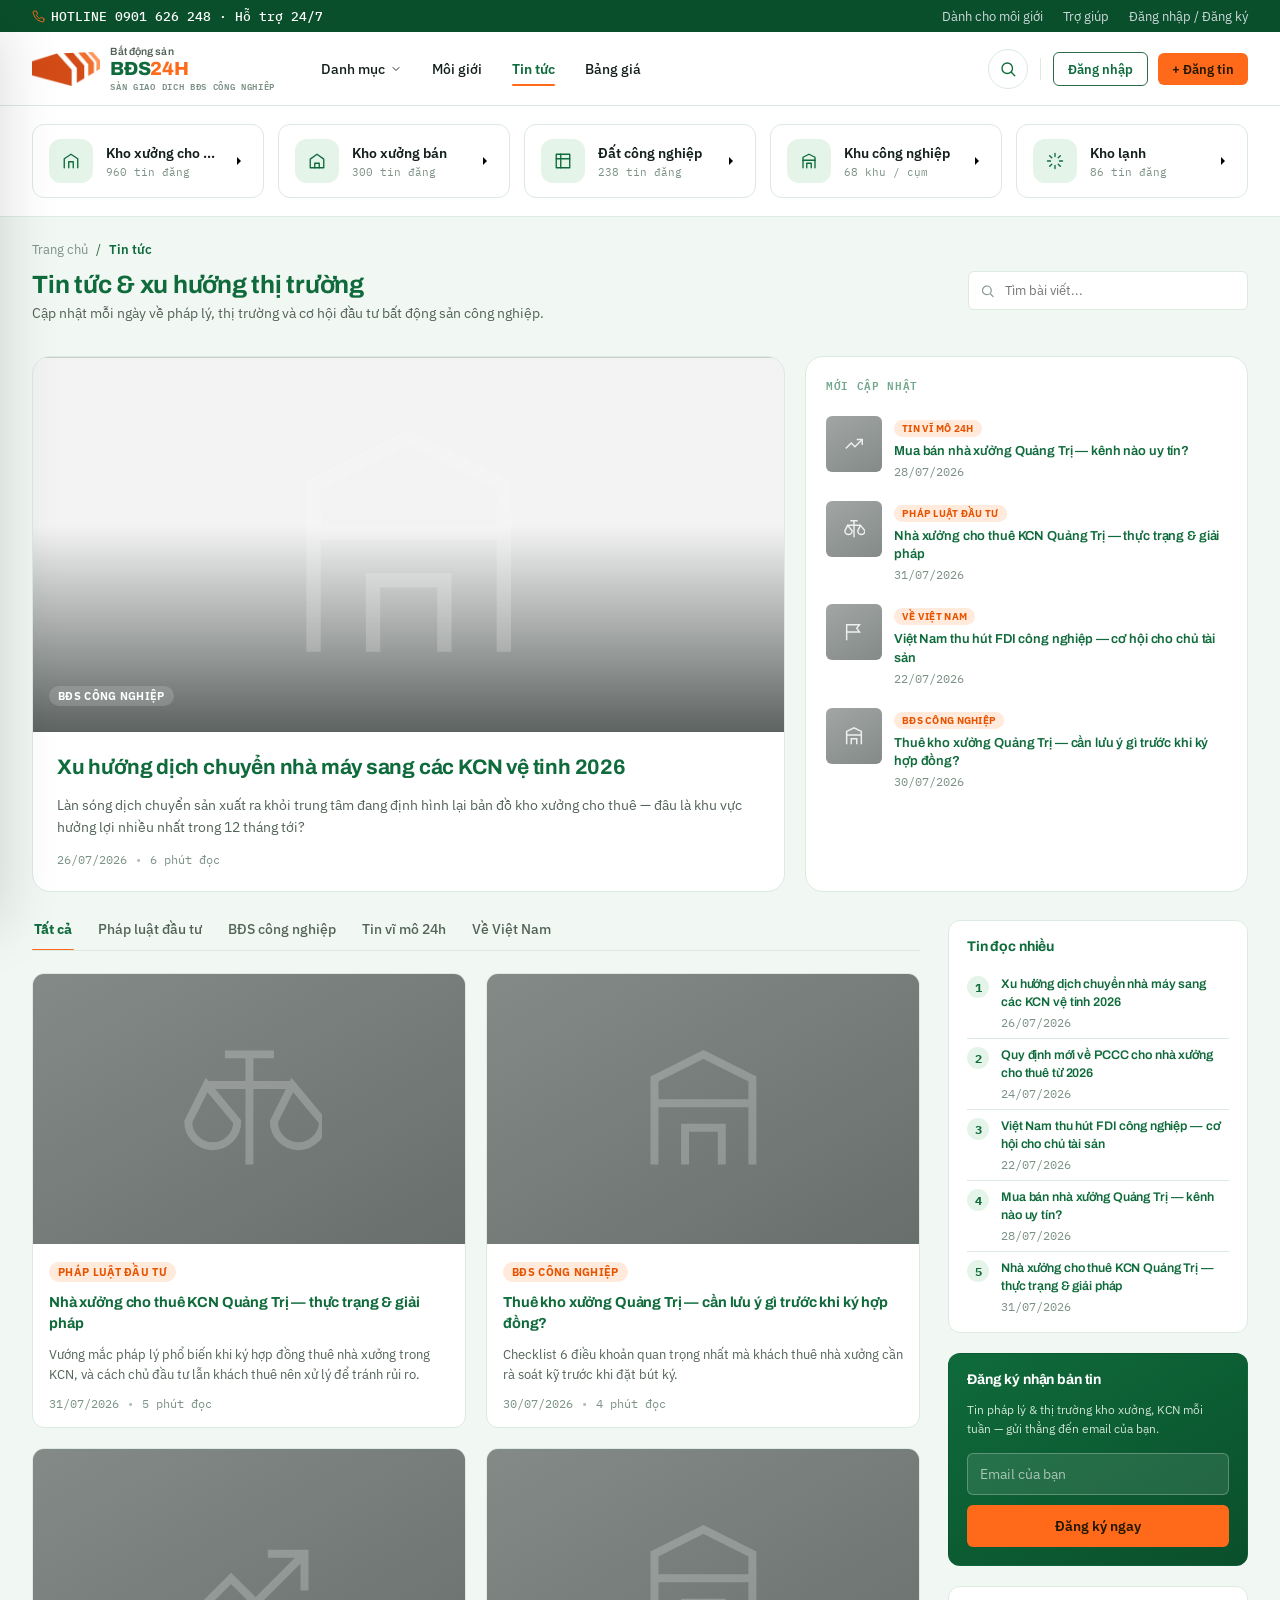
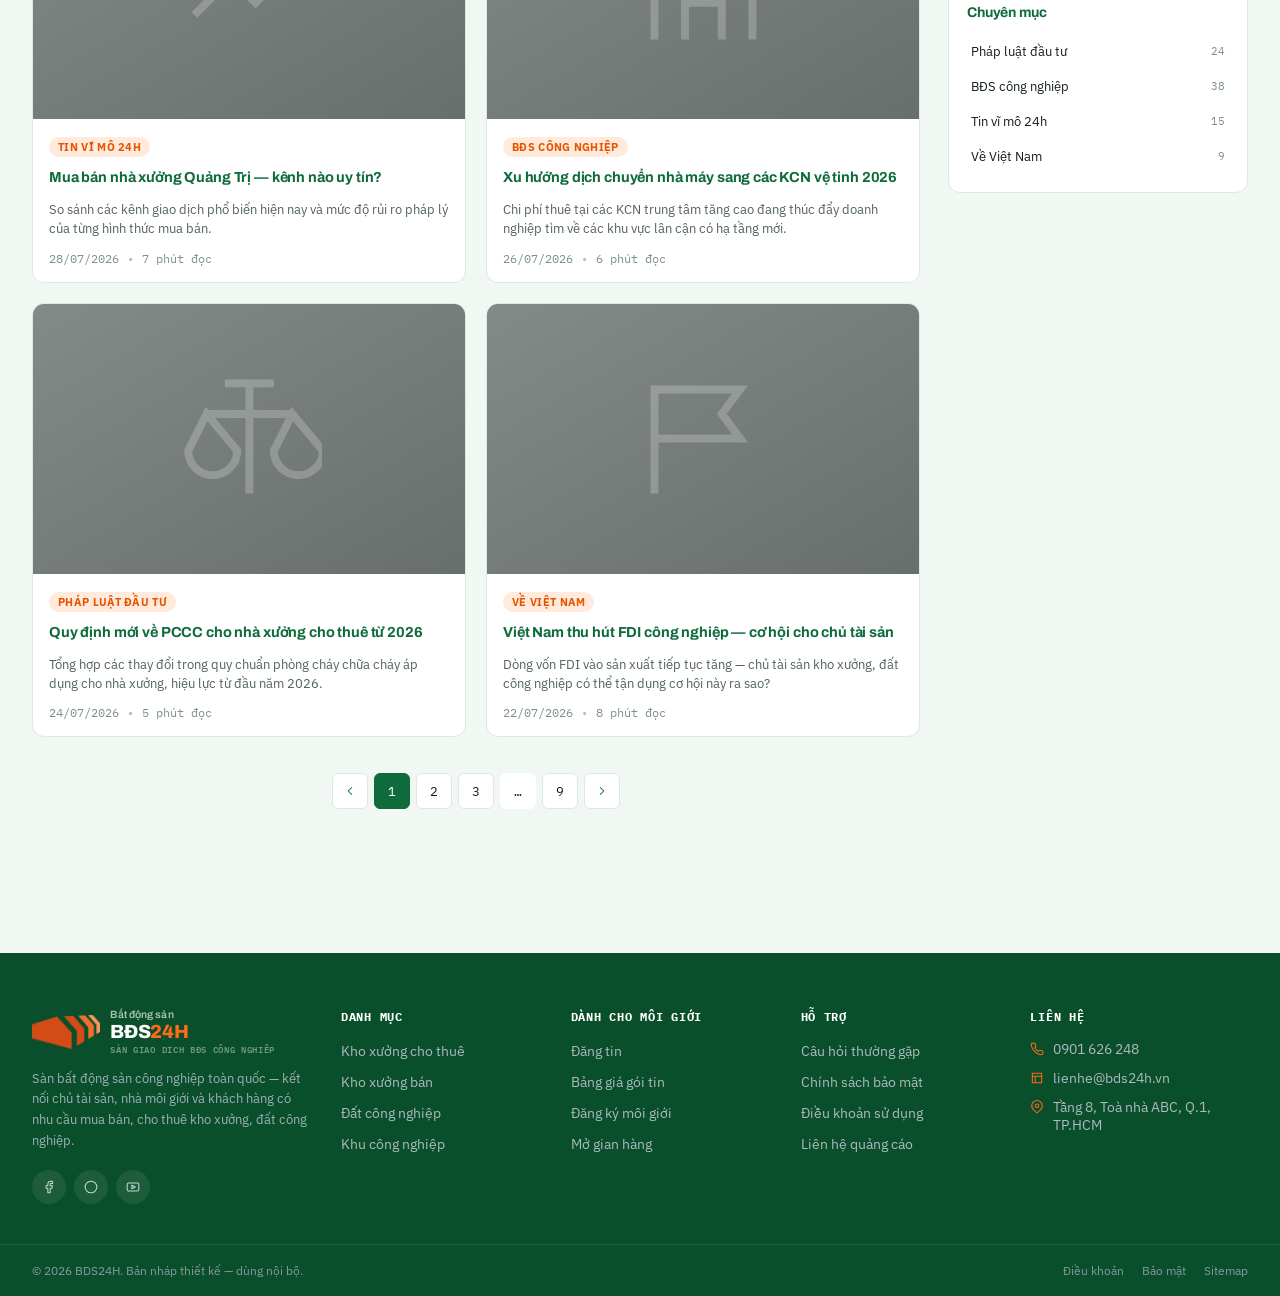
<file: tin-tuc.html>
<!doctype html>
<html lang="vi">
<head>
<meta charset="UTF-8">
<meta name="viewport" content="width=device-width, initial-scale=1.0">
<title>Tin tức &amp; xu hướng thị trường — BDS24H</title>
<link rel="preconnect" href="https://fonts.googleapis.com">
<link href="https://fonts.googleapis.com/css2?family=Archivo:wght@600;700;800&family=IBM+Plex+Sans:wght@400;500;600&family=IBM+Plex+Mono:wght@400;500;600&display=swap" rel="stylesheet">
<link rel="stylesheet" href="assets/css/styles.css">
</head>
<body>

<!-- ============ HEADER (giống trang chủ) ============ -->
<div class="topbar">
  <div class="container">
    <div class="hotline">
      <svg class="ic" viewBox="0 0 24 24"><path d="M22 16.92v3a2 2 0 0 1-2.18 2 19.79 19.79 0 0 1-8.63-3.07 19.5 19.5 0 0 1-6-6 19.79 19.79 0 0 1-3.07-8.67A2 2 0 0 1 4.11 2h3a2 2 0 0 1 2 1.72c.127.96.361 1.903.7 2.81a2 2 0 0 1-.45 2.11L8.09 9.91a16 16 0 0 0 6 6l1.27-1.27a2 2 0 0 1 2.11-.45c.907.339 1.85.573 2.81.7A2 2 0 0 1 22 16.92z"/></svg>
      HOTLINE 0901 626 248 · Hỗ trợ 24/7
    </div>
    <div class="topbar-links">
      <a href="moi-gioi.html">Dành cho môi giới</a>
      <a href="#">Trợ giúp</a>
      <a href="#">Đăng nhập / Đăng ký</a>
    </div>
  </div>
</div>

<header class="site-header">
  <div class="header-row container">
    <a href="index.html" class="brand">
      <img class="brand-mark" src="assets/img/logo-mark.png" alt="BDS 24H">
      <span class="brand-text">
        <span class="bt-sub">Bất động sản</span>
        <span class="bt-main">BĐS<em>24H</em></span>
        <span class="bt-tag">Sàn giao dịch BĐS công nghiệp</span>
      </span>
    </a>

    <button class="hamburger" aria-label="Menu">
      <svg class="ic" viewBox="0 0 24 24"><path d="M3 6h18M3 12h18M3 18h18"/></svg>
    </button>

    <ul class="main-nav">
      <li>
        <button class="nav-trigger">Danh mục
          <svg class="ic chev" viewBox="0 0 24 24"><path d="M6 9l6 6 6-6"/></svg>
        </button>
        <div class="megamenu">
          <div class="megamenu-col">
            <h4><svg class="ic" viewBox="0 0 24 24"><path d="M3 21V9l9-6 9 6v12"/><path d="M9 21v-8h6v8"/></svg>Kho xưởng cho thuê</h4>
            <a href="danh-sach.html">Trong khu công nghiệp <span class="count">612</span></a>
            <a href="danh-sach.html">Ngoài khu công nghiệp <span class="count">348</span></a>
          </div>
          <div class="megamenu-col">
            <h4><svg class="ic" viewBox="0 0 24 24"><path d="M3 9.5 12 3l9 6.5V21H3z"/><path d="M9 21v-6h6v6"/></svg>Kho xưởng bán</h4>
            <a href="danh-sach.html">Trong khu công nghiệp <span class="count">204</span></a>
            <a href="danh-sach.html">Ngoài khu công nghiệp <span class="count">96</span></a>
          </div>
          <div class="megamenu-col">
            <h4><svg class="ic" viewBox="0 0 24 24"><path d="M3 3h18v18H3z"/><path d="M3 9h18M9 3v18"/></svg>Đất công nghiệp</h4>
            <a href="danh-sach.html">Đất trong KCN <span class="count">150</span></a>
            <a href="danh-sach.html">Đất ngoài KCN <span class="count">88</span></a>
            <a href="khu-cong-nghiep.html">Khu công nghiệp <span class="count">42</span></a>
          </div>
          <div class="megamenu-promo">
            <div class="mp-card">
              <svg class="wm" viewBox="0 0 24 24" fill="none" stroke="currentColor" stroke-width="1.5"><path d="M4 21V7l8-4 8 4v14"/><path d="M4 11h16M9 21v-6h6v6"/></svg>
              <h5>Đăng tin miễn phí</h5>
              <p>Tiếp cận hàng nghìn nhà đầu tư mỗi ngày.</p>
              <a href="dang-tin.html" class="btn sm">+ Đăng tin ngay</a>
            </div>
          </div>
        </div>
      </li>
      <li><a href="moi-gioi.html">Môi giới</a></li>
      <li><a href="tin-tuc.html" class="active">Tin tức</a></li>
      <li><a href="goi-tin.html">Bảng giá</a></li>
    </ul>

    <div class="header-actions">
      <button class="header-search-btn" aria-label="Tìm kiếm">
        <svg class="ic" viewBox="0 0 24 24"><circle cx="11" cy="11" r="7"/><path d="m21 21-4.3-4.3"/></svg>
      </button>
      <div class="divider-v"></div>
      <a href="#" class="btn ghost sm">Đăng nhập</a>
      <a href="dang-tin.html" class="btn sm">+ Đăng tin</a>
    </div>
  </div>
</header>

<!-- ============ MOBILE NAV DRAWER ============ -->
<div class="mobile-nav">
  <div class="mn-head">
    <a href="index.html" class="brand">
      <img class="brand-mark" src="assets/img/logo-mark.png" alt="BDS 24H">
      <span class="brand-text">
        <span class="bt-sub">Bất động sản</span>
        <span class="bt-main">BĐS<em>24H</em></span>
        <span class="bt-tag">Sàn giao dịch BĐS công nghiệp</span>
      </span>
    </a>
    <button class="mn-close" aria-label="Đóng menu"><svg class="ic" viewBox="0 0 24 24"><path d="M18 6 6 18M6 6l12 12"/></svg></button>
  </div>
  <div class="mn-search">
    <svg class="ic ic-in" viewBox="0 0 24 24"><circle cx="11" cy="11" r="7"/><path d="m21 21-4.3-4.3"/></svg>
    <input placeholder="Tìm kho xưởng, đất công nghiệp...">
  </div>
  <nav class="mn-links">
    <div class="mn-group-title">Danh mục</div>
    <a href="danh-sach.html"><svg class="ic sm" viewBox="0 0 24 24"><path d="M3 21V9l9-6 9 6v12"/><path d="M9 21v-8h6v8"/></svg>Kho xưởng cho thuê</a>
    <a href="danh-sach.html"><svg class="ic sm" viewBox="0 0 24 24"><path d="M3 9.5 12 3l9 6.5V21H3z"/><path d="M9 21v-6h6v6"/></svg>Kho xưởng bán</a>
    <a href="danh-sach.html"><svg class="ic sm" viewBox="0 0 24 24"><path d="M3 3h18v18H3z"/><path d="M3 9h18M9 3v18"/></svg>Đất công nghiệp</a>
    <a href="khu-cong-nghiep.html"><svg class="ic sm" viewBox="0 0 24 24"><path d="M4 21V7l8-4 8 4v14"/><path d="M4 11h16M9 21v-6h6v6"/></svg>Khu công nghiệp</a>
    <div class="mn-group-title">Khác</div>
    <a href="moi-gioi.html"><svg class="ic sm" viewBox="0 0 24 24"><circle cx="9" cy="7" r="3"/><path d="M2 21v-1a6 6 0 0 1 12 0v1"/><circle cx="17" cy="8" r="2.5"/><path d="M15.5 21v-1a5 5 0 0 1 6-4.9"/></svg>Môi giới</a>
    <a href="tin-tuc.html"><svg class="ic sm" viewBox="0 0 24 24"><path d="M4 4h16v16H4zM4 9h16M9 9v11"/></svg>Tin tức</a>
    <a href="goi-tin.html"><svg class="ic sm" viewBox="0 0 24 24"><path d="M20 12v6a2 2 0 0 1-2 2H6a2 2 0 0 1-2-2v-6M2 7h20v5H2zM12 7v13"/></svg>Bảng giá gói tin</a>
  </nav>
  <div class="mn-foot">
    <div class="mn-actions">
      <a href="#" class="btn ghost block">Đăng nhập</a>
      <a href="dang-tin.html" class="btn block">+ Đăng tin</a>
    </div>
    <div class="mn-hotline"><svg class="ic sm" viewBox="0 0 24 24"><path d="M22 16.92v3a2 2 0 0 1-2.18 2 19.79 19.79 0 0 1-8.63-3.07 19.5 19.5 0 0 1-6-6 19.79 19.79 0 0 1-3.07-8.67A2 2 0 0 1 4.11 2h3a2 2 0 0 1 2 1.72c.127.96.361 1.903.7 2.81a2 2 0 0 1-.45 2.11L8.09 9.91a16 16 0 0 0 6 6l1.27-1.27a2 2 0 0 1 2.11-.45c.907.339 1.85.573 2.81.7A2 2 0 0 1 22 16.92z"/></svg>HOTLINE 0901 626 248</div>
  </div>
</div>
<div class="nav-overlay"></div>

<!-- ============ CATEGORY RAIL (kiểu sàn TMĐT) ============ -->
<nav class="category-rail" aria-label="Danh mục nhanh">
  <div class="crail-list">
    <a class="crail-card" href="danh-sach.html">
      <span class="cc-icon"><svg class="ic" viewBox="0 0 24 24"><path d="M3 21V9l9-6 9 6v12"/><path d="M9 21v-8h6v8"/></svg></span>
      <span class="cc-text"><b>Kho xưởng cho thuê</b><small>960 tin đăng</small></span>
      <svg class="cc-arrow" viewBox="0 0 24 24"><path d="M9 6l6 6-6 6"/></svg>
    </a>
    <a class="crail-card" href="danh-sach.html">
      <span class="cc-icon"><svg class="ic" viewBox="0 0 24 24"><path d="M3 9.5 12 3l9 6.5V21H3z"/><path d="M9 21v-6h6v6"/></svg></span>
      <span class="cc-text"><b>Kho xưởng bán</b><small>300 tin đăng</small></span>
      <svg class="cc-arrow" viewBox="0 0 24 24"><path d="M9 6l6 6-6 6"/></svg>
    </a>
    <a class="crail-card" href="danh-sach.html">
      <span class="cc-icon"><svg class="ic" viewBox="0 0 24 24"><path d="M3 3h18v18H3z"/><path d="M3 9h18M9 3v18"/></svg></span>
      <span class="cc-text"><b>Đất công nghiệp</b><small>238 tin đăng</small></span>
      <svg class="cc-arrow" viewBox="0 0 24 24"><path d="M9 6l6 6-6 6"/></svg>
    </a>
    <a class="crail-card" href="khu-cong-nghiep.html">
      <span class="cc-icon"><svg class="ic" viewBox="0 0 24 24"><path d="M4 21V7l8-4 8 4v14"/><path d="M4 11h16M9 21v-6h6v6"/></svg></span>
      <span class="cc-text"><b>Khu công nghiệp</b><small>68 khu / cụm</small></span>
      <svg class="cc-arrow" viewBox="0 0 24 24"><path d="M9 6l6 6-6 6"/></svg>
    </a>
    <a class="crail-card" href="danh-sach.html">
      <span class="cc-icon"><svg class="ic" viewBox="0 0 24 24"><path d="M12 2v4M12 18v4M4.9 4.9l2.8 2.8M16.3 16.3l2.8 2.8M2 12h4M18 12h4M4.9 19.1l2.8-2.8M16.3 7.7l2.8-2.8"/></svg></span>
      <span class="cc-text"><b>Kho lạnh</b><small>86 tin đăng</small></span>
      <svg class="cc-arrow" viewBox="0 0 24 24"><path d="M9 6l6 6-6 6"/></svg>
    </a>
  </div>
</nav>


<!-- ============ TRANG TIN TỨC ============ -->
<div class="container" style="padding-top:24px;padding-bottom:64px">
  <div class="breadcrumb">
    <a href="index.html">Trang chủ</a><span class="sep">/</span>
    <span class="curr">Tin tức</span>
  </div>

  <div class="listing-head">
    <div>
      <h1>Tin tức &amp; xu hướng thị trường</h1>
      <p class="result-count">Cập nhật mỗi ngày về pháp lý, thị trường và cơ hội đầu tư bất động sản công nghiệp.</p>
    </div>
    <div class="fld news-search">
      <svg class="ic ic-in" viewBox="0 0 24 24"><circle cx="11" cy="11" r="7"/><path d="m21 21-4.3-4.3"/></svg>
      <input placeholder="Tìm bài viết...">
    </div>
  </div>

  <!-- ===== FEATURED HERO ===== -->
  <div class="news-hero">
    <a href="#" class="news-hero-main" style="--photo:url('https://images.unsplash.com/photo-1758789667762-56175fe4601c?q=80&w=1200&auto=format&fit=crop');--grad:var(--steel),var(--steel-dker)">
      <div class="nh-media">
        <svg class="wm" viewBox="0 0 24 24" fill="none" stroke="currentColor" stroke-width="1.2"><path d="M4 21V7l8-4 8 4v14"/><path d="M4 11h16M9 21v-6h6v6"/></svg>
        <span class="news-tag on-dark">BĐS công nghiệp</span>
      </div>
      <div class="nh-body">
        <h2>Xu hướng dịch chuyển nhà máy sang các KCN vệ tinh 2026</h2>
        <p>Làn sóng dịch chuyển sản xuất ra khỏi trung tâm đang định hình lại bản đồ kho xưởng cho thuê — đâu là khu vực hưởng lợi nhiều nhất trong 12 tháng tới?</p>
        <div class="nh-meta"><span>26/07/2026</span><span class="dot">•</span><span>6 phút đọc</span></div>
      </div>
    </a>
    <div class="news-hero-side">
      <div class="nhs-title">Mới cập nhật</div>
      <a href="#" class="nhs-item">
        <div class="nhs-thumb" style="--photo:url('https://images.unsplash.com/photo-1737442528819-5526652236e8?q=80&w=120&auto=format&fit=crop');--grad:var(--amber),var(--amber-dk)"><svg viewBox="0 0 24 24" fill="none" stroke="currentColor" stroke-width="1.6"><path d="M3 17l6-6 4 4 8-8"/><path d="M15 7h6v6"/></svg></div>
        <div><span class="news-tag sm">Tin vĩ mô 24h</span><h4>Mua bán nhà xưởng Quảng Trị — kênh nào uy tín?</h4><div class="news-date">28/07/2026</div></div>
      </a>
      <a href="#" class="nhs-item">
        <div class="nhs-thumb" style="--photo:url('https://images.unsplash.com/photo-1681505531034-8d67054e07f6?q=80&w=120&auto=format&fit=crop');--grad:var(--steel-dk),var(--steel-dker)"><svg viewBox="0 0 24 24" fill="none" stroke="currentColor" stroke-width="1.6"><path d="M12 3v18M5 8l-3 6a4 4 0 0 0 8 0zM19 8l-3 6a4 4 0 0 0 8 0zM5 8h14M8 3h8"/></svg></div>
        <div><span class="news-tag sm">Pháp luật đầu tư</span><h4>Nhà xưởng cho thuê KCN Quảng Trị — thực trạng &amp; giải pháp</h4><div class="news-date">31/07/2026</div></div>
      </a>
      <a href="#" class="nhs-item">
        <div class="nhs-thumb" style="--photo:url('https://images.unsplash.com/photo-1602646994030-464f98de5e5c?q=80&w=120&auto=format&fit=crop');--grad:var(--steel-lt),var(--steel)"><svg viewBox="0 0 24 24" fill="none" stroke="currentColor" stroke-width="1.6"><path d="M4 21V4h14l-3 4 3 4H4"/></svg></div>
        <div><span class="news-tag sm">Về Việt Nam</span><h4>Việt Nam thu hút FDI công nghiệp — cơ hội cho chủ tài sản</h4><div class="news-date">22/07/2026</div></div>
      </a>
      <a href="#" class="nhs-item">
        <div class="nhs-thumb" style="--photo:url('https://images.unsplash.com/photo-1717662292794-51cc6ab54a00?q=80&w=120&auto=format&fit=crop');--grad:var(--steel),var(--steel-dk)"><svg viewBox="0 0 24 24" fill="none" stroke="currentColor" stroke-width="1.6"><path d="M4 21V7l8-4 8 4v14"/><path d="M4 11h16M9 21v-6h6v6"/></svg></div>
        <div><span class="news-tag sm">BĐS công nghiệp</span><h4>Thuê kho xưởng Quảng Trị — cần lưu ý gì trước khi ký hợp đồng?</h4><div class="news-date">30/07/2026</div></div>
      </a>
    </div>
  </div>

  <div class="news-layout">
    <div>
      <div class="news-tabs">
        <span class="on">Tất cả</span>
        <span>Pháp luật đầu tư</span>
        <span>BĐS công nghiệp</span>
        <span>Tin vĩ mô 24h</span>
        <span>Về Việt Nam</span>
      </div>

      <div class="grid g2">
        <a href="#" class="news-card">
          <div class="news-media" style="--photo:url('https://images.unsplash.com/photo-1664463760781-f159dfe3af30?q=80&w=700&auto=format&fit=crop');--grad:var(--steel-dk),var(--steel-dker)"><svg class="wm" viewBox="0 0 24 24" fill="none" stroke="currentColor" stroke-width="1.3"><path d="M12 3v18M5 8l-3 6a4 4 0 0 0 8 0zM19 8l-3 6a4 4 0 0 0 8 0zM5 8h14M8 3h8"/></svg></div>
          <div class="news-body">
            <span class="news-tag">Pháp luật đầu tư</span>
            <h3>Nhà xưởng cho thuê KCN Quảng Trị — thực trạng &amp; giải pháp</h3>
            <p class="news-excerpt">Vướng mắc pháp lý phổ biến khi ký hợp đồng thuê nhà xưởng trong KCN, và cách chủ đầu tư lẫn khách thuê nên xử lý để tránh rủi ro.</p>
            <div class="nh-meta"><span>31/07/2026</span><span class="dot">•</span><span>5 phút đọc</span></div>
          </div>
        </a>
        <a href="#" class="news-card">
          <div class="news-media" style="--photo:url('https://images.unsplash.com/photo-1592385456792-dfef3ae5fa87?q=80&w=700&auto=format&fit=crop');--grad:var(--steel),var(--steel-dk)"><svg class="wm" viewBox="0 0 24 24" fill="none" stroke="currentColor" stroke-width="1.3"><path d="M4 21V7l8-4 8 4v14"/><path d="M4 11h16M9 21v-6h6v6"/></svg></div>
          <div class="news-body">
            <span class="news-tag">BĐS công nghiệp</span>
            <h3>Thuê kho xưởng Quảng Trị — cần lưu ý gì trước khi ký hợp đồng?</h3>
            <p class="news-excerpt">Checklist 6 điều khoản quan trọng nhất mà khách thuê nhà xưởng cần rà soát kỹ trước khi đặt bút ký.</p>
            <div class="nh-meta"><span>30/07/2026</span><span class="dot">•</span><span>4 phút đọc</span></div>
          </div>
        </a>
        <a href="#" class="news-card">
          <div class="news-media" style="--photo:url('https://images.unsplash.com/photo-1611974789855-9c2a0a7236a3?q=80&w=700&auto=format&fit=crop');--grad:var(--amber),var(--amber-dk)"><svg class="wm" viewBox="0 0 24 24" fill="none" stroke="currentColor" stroke-width="1.3"><path d="M3 17l6-6 4 4 8-8"/><path d="M15 7h6v6"/></svg></div>
          <div class="news-body">
            <span class="news-tag">Tin vĩ mô 24h</span>
            <h3>Mua bán nhà xưởng Quảng Trị — kênh nào uy tín?</h3>
            <p class="news-excerpt">So sánh các kênh giao dịch phổ biến hiện nay và mức độ rủi ro pháp lý của từng hình thức mua bán.</p>
            <div class="nh-meta"><span>28/07/2026</span><span class="dot">•</span><span>7 phút đọc</span></div>
          </div>
        </a>
        <a href="#" class="news-card">
          <div class="news-media" style="--photo:url('https://images.unsplash.com/photo-1670689334799-cdc6777db8cc?q=80&w=700&auto=format&fit=crop');--grad:var(--steel),var(--steel-dk)"><svg class="wm" viewBox="0 0 24 24" fill="none" stroke="currentColor" stroke-width="1.3"><path d="M4 21V7l8-4 8 4v14"/><path d="M4 11h16M9 21v-6h6v6"/></svg></div>
          <div class="news-body">
            <span class="news-tag">BĐS công nghiệp</span>
            <h3>Xu hướng dịch chuyển nhà máy sang các KCN vệ tinh 2026</h3>
            <p class="news-excerpt">Chi phí thuê tại các KCN trung tâm tăng cao đang thúc đẩy doanh nghiệp tìm về các khu vực lân cận có hạ tầng mới.</p>
            <div class="nh-meta"><span>26/07/2026</span><span class="dot">•</span><span>6 phút đọc</span></div>
          </div>
        </a>
        <a href="#" class="news-card">
          <div class="news-media" style="--photo:url('https://images.unsplash.com/photo-1681505526188-b05e68c77582?q=80&w=700&auto=format&fit=crop');--grad:var(--steel-dk),var(--steel-dker)"><svg class="wm" viewBox="0 0 24 24" fill="none" stroke="currentColor" stroke-width="1.3"><path d="M12 3v18M5 8l-3 6a4 4 0 0 0 8 0zM19 8l-3 6a4 4 0 0 0 8 0zM5 8h14M8 3h8"/></svg></div>
          <div class="news-body">
            <span class="news-tag">Pháp luật đầu tư</span>
            <h3>Quy định mới về PCCC cho nhà xưởng cho thuê từ 2026</h3>
            <p class="news-excerpt">Tổng hợp các thay đổi trong quy chuẩn phòng cháy chữa cháy áp dụng cho nhà xưởng, hiệu lực từ đầu năm 2026.</p>
            <div class="nh-meta"><span>24/07/2026</span><span class="dot">•</span><span>5 phút đọc</span></div>
          </div>
        </a>
        <a href="#" class="news-card">
          <div class="news-media" style="--photo:url('https://images.unsplash.com/photo-1591269469224-0479a5f956c6?q=80&w=700&auto=format&fit=crop');--grad:var(--steel-lt),var(--steel)"><svg class="wm" viewBox="0 0 24 24" fill="none" stroke="currentColor" stroke-width="1.3"><path d="M4 21V4h14l-3 4 3 4H4"/></svg></div>
          <div class="news-body">
            <span class="news-tag">Về Việt Nam</span>
            <h3>Việt Nam thu hút FDI công nghiệp — cơ hội cho chủ tài sản</h3>
            <p class="news-excerpt">Dòng vốn FDI vào sản xuất tiếp tục tăng — chủ tài sản kho xưởng, đất công nghiệp có thể tận dụng cơ hội này ra sao?</p>
            <div class="nh-meta"><span>22/07/2026</span><span class="dot">•</span><span>8 phút đọc</span></div>
          </div>
        </a>
      </div>

      <div class="pagination">
        <button class="nav-btn"><svg class="ic sm" viewBox="0 0 24 24"><path d="M15 6l-6 6 6 6"/></svg></button>
        <button class="on">1</button><button>2</button><button>3</button><span class="dots">…</span><button>9</button>
        <button class="nav-btn"><svg class="ic sm" viewBox="0 0 24 24"><path d="M9 6l6 6-6 6"/></svg></button>
      </div>
    </div>

    <aside class="news-sidebar">
      <div class="side-card">
        <h3>Tin đọc nhiều</h3>
        <a href="#" class="pop-item"><span class="pop-n">1</span><div><h4>Xu hướng dịch chuyển nhà máy sang các KCN vệ tinh 2026</h4><div class="news-date">26/07/2026</div></div></a>
        <a href="#" class="pop-item"><span class="pop-n">2</span><div><h4>Quy định mới về PCCC cho nhà xưởng cho thuê từ 2026</h4><div class="news-date">24/07/2026</div></div></a>
        <a href="#" class="pop-item"><span class="pop-n">3</span><div><h4>Việt Nam thu hút FDI công nghiệp — cơ hội cho chủ tài sản</h4><div class="news-date">22/07/2026</div></div></a>
        <a href="#" class="pop-item"><span class="pop-n">4</span><div><h4>Mua bán nhà xưởng Quảng Trị — kênh nào uy tín?</h4><div class="news-date">28/07/2026</div></div></a>
        <a href="#" class="pop-item"><span class="pop-n">5</span><div><h4>Nhà xưởng cho thuê KCN Quảng Trị — thực trạng &amp; giải pháp</h4><div class="news-date">31/07/2026</div></div></a>
      </div>

      <div class="side-card newsletter">
        <h3>Đăng ký nhận bản tin</h3>
        <p>Tin pháp lý &amp; thị trường kho xưởng, KCN mỗi tuần — gửi thẳng đến email của bạn.</p>
        <div class="fld"><input placeholder="Email của bạn"></div>
        <button class="btn block">Đăng ký ngay</button>
      </div>

      <div class="side-card">
        <h3>Chuyên mục</h3>
        <a class="cat-link" href="#">Pháp luật đầu tư <span class="count">24</span></a>
        <a class="cat-link" href="#">BĐS công nghiệp <span class="count">38</span></a>
        <a class="cat-link" href="#">Tin vĩ mô 24h <span class="count">15</span></a>
        <a class="cat-link" href="#">Về Việt Nam <span class="count">9</span></a>
      </div>
    </aside>
  </div>
</div>


<!-- ============ FOOTER (giống trang chủ) ============ -->
<footer class="site-footer">
  <div class="footer-top container">
    <div class="footer-grid">
      <div class="footer-brand">
        <a href="index.html" class="brand">
      <img class="brand-mark" src="assets/img/logo-mark.png" alt="BDS 24H">
      <span class="brand-text">
        <span class="bt-sub">Bất động sản</span>
        <span class="bt-main">BĐS<em>24H</em></span>
        <span class="bt-tag">Sàn giao dịch BĐS công nghiệp</span>
      </span>
    </a>
        <p class="footer-desc">Sàn bất động sản công nghiệp toàn quốc — kết nối chủ tài sản, nhà môi giới và khách hàng có nhu cầu mua bán, cho thuê kho xưởng, đất công nghiệp.</p>
        <div class="footer-social">
          <a href="#" aria-label="Facebook"><svg class="ic sm" viewBox="0 0 24 24"><path d="M18 2h-3a5 5 0 0 0-5 5v3H7v4h3v8h4v-8h3l1-4h-4V7a1 1 0 0 1 1-1h3z"/></svg></a>
          <a href="#" aria-label="Zalo"><svg class="ic sm" viewBox="0 0 24 24"><circle cx="12" cy="12" r="10"/></svg></a>
          <a href="#" aria-label="Youtube"><svg class="ic sm" viewBox="0 0 24 24"><rect x="2" y="5" width="20" height="14" rx="3"/><path d="M10 9l6 3-6 3z"/></svg></a>
        </div>
      </div>
      <div class="footer-col">
        <h4>Danh mục</h4>
        <ul>
          <li><a href="danh-sach.html">Kho xưởng cho thuê</a></li>
          <li><a href="danh-sach.html">Kho xưởng bán</a></li>
          <li><a href="danh-sach.html">Đất công nghiệp</a></li>
          <li><a href="khu-cong-nghiep.html">Khu công nghiệp</a></li>
        </ul>
      </div>
      <div class="footer-col">
        <h4>Dành cho môi giới</h4>
        <ul>
          <li><a href="dang-tin.html">Đăng tin</a></li>
          <li><a href="goi-tin.html">Bảng giá gói tin</a></li>
          <li><a href="moi-gioi.html">Đăng ký môi giới</a></li>
          <li><a href="gian-hang.html">Mở gian hàng</a></li>
        </ul>
      </div>
      <div class="footer-col">
        <h4>Hỗ trợ</h4>
        <ul>
          <li><a href="#">Câu hỏi thường gặp</a></li>
          <li><a href="#">Chính sách bảo mật</a></li>
          <li><a href="#">Điều khoản sử dụng</a></li>
          <li><a href="#">Liên hệ quảng cáo</a></li>
        </ul>
      </div>
      <div class="footer-col">
        <h4>Liên hệ</h4>
        <ul class="footer-contact">
          <li><svg class="ic sm" viewBox="0 0 24 24"><path d="M22 16.92v3a2 2 0 0 1-2.18 2 19.79 19.79 0 0 1-8.63-3.07 19.5 19.5 0 0 1-6-6 19.79 19.79 0 0 1-3.07-8.67A2 2 0 0 1 4.11 2h3a2 2 0 0 1 2 1.72c.127.96.361 1.903.7 2.81a2 2 0 0 1-.45 2.11L8.09 9.91a16 16 0 0 0 6 6l1.27-1.27a2 2 0 0 1 2.11-.45c.907.339 1.85.573 2.81.7A2 2 0 0 1 22 16.92z"/></svg>0901 626 248</li>
          <li><svg class="ic sm" viewBox="0 0 24 24"><path d="M4 4h16v16H4zM4 9h16M9 9v11"/></svg>lienhe@bds24h.vn</li>
          <li><svg class="ic sm" viewBox="0 0 24 24"><path d="M21 10c0 6-9 12-9 12S3 16 3 10a9 9 0 0 1 18 0z"/><circle cx="12" cy="10" r="3"/></svg>Tầng 8, Toà nhà ABC, Q.1, TP.HCM</li>
        </ul>
      </div>
    </div>
  </div>
  <div class="footer-bottom container">
    <span>© 2026 BDS24H. Bản nháp thiết kế — dùng nội bộ.</span>
    <div class="legal"><a href="#">Điều khoản</a><a href="#">Bảo mật</a><a href="#">Sitemap</a></div>
  </div>
</footer>

<script src="assets/js/main.js"></script>
<script src="assets/js/main.js"></script>
</body>
</html>
</file>
<file: assets/css/styles.css>
/* =========================================================
   BDS24H — Design tokens & shared styles
   ========================================================= */

:root{
  /* palette v3 — theo tone chủ đạo của khoxuongdep.com.vn: xanh lá (tin cậy,
     công nghiệp/hạ tầng xanh) trên nền trắng, cam làm điểm nhấn CTA */
  --ink:#131F1A;
  --paper:#F1F7F3;
  --paper-dk:#E6F0E9;
  --panel:#FFFFFF;
  --steel:#178A4C;
  --steel-dk:#0F6B3B;
  --steel-dker:#0A4F2B;
  --steel-lt:#71A78C;
  --steel-pale:#E4F4E9;
  --amber:#FF6A1A;
  --amber-dk:#E85300;
  --amber-pale:#FFEADC;
  --line:#DCEAE1;
  --line-dk:#2F6B47;
  --ok:#2563EB;
  --ok-bg:#E4ECFC;
  --warn:#C97A0A;
  --warn-bg:#FCEED9;
  --off:#7C9286;
  --text-muted:#526357;
  --blueprint:repeating-linear-gradient(0deg, rgba(15,107,59,.06) 0 1px, transparent 1px 24px),
              repeating-linear-gradient(90deg, rgba(15,107,59,.06) 0 1px, transparent 1px 24px);

  --r-sm:6px;
  --r:12px;
  --r-lg:18px;
  --shadow-sm:0 2px 8px rgba(23,26,28,.06);
  --shadow-md:0 10px 28px rgba(23,26,28,.09);
  --shadow-lg:0 24px 56px rgba(23,26,28,.16);

  --container:1280px;
}

*,*::before,*::after{box-sizing:border-box;}
html{scroll-behavior:smooth;}
body{
  margin:0;
  font-family:'IBM Plex Sans',Arial,sans-serif;
  background:var(--paper);
  color:var(--ink);
  -webkit-font-smoothing:antialiased;
}
img{max-width:100%;display:block;}
a{color:inherit;text-decoration:none;}
ul{list-style:none;margin:0;padding:0;}
button{font-family:inherit;}
h1,h2,h3,h4,.disp{font-family:'Archivo',sans-serif;letter-spacing:-0.01em;color:var(--steel-dk);margin:0;}
.mono{font-family:'IBM Plex Mono',monospace;}
.container{max-width:var(--container);margin:0 auto;padding:0 32px;}

.eyebrow{
  font-family:'IBM Plex Mono',monospace;font-size:11.5px;text-transform:uppercase;
  letter-spacing:.09em;color:var(--amber-dk);font-weight:600;margin-bottom:8px;
  display:flex;align-items:center;gap:8px;
}
.eyebrow::before{content:'';width:16px;height:2px;background:var(--amber);}

/* =========== buttons =========== */
.btn{
  display:inline-flex;align-items:center;justify-content:center;gap:8px;
  background:var(--amber);color:#221800;border:none;
  padding:12px 22px;border-radius:var(--r-sm);font-weight:600;font-size:14px;
  cursor:pointer;font-family:'IBM Plex Sans',sans-serif;transition:.15s ease;white-space:nowrap;
}
.btn:hover{background:var(--amber-dk);transform:translateY(-1px);}
.btn.dark{background:var(--steel-dk);color:#fff;}
.btn.dark:hover{background:var(--steel-dker);}
.btn.ghost{background:transparent;color:var(--steel-dk);border:1.5px solid var(--line-dk);}
.btn.ghost:hover{background:var(--steel-dk);color:#fff;border-color:var(--steel-dk);}
.btn.on-dark{background:rgba(255,255,255,.1);color:#fff;border:1.5px solid rgba(255,255,255,.35);}
.btn.on-dark:hover{background:rgba(255,255,255,.18);}
.btn.danger{background:#fff;color:#B3261E;border:1.5px solid #B3261E;}
.btn.danger:hover{background:#B3261E;color:#fff;}
.btn.sm{padding:8px 14px;font-size:12.5px;}
.btn.block{width:100%;}
.btn.icon-only{padding:10px;}
.btn:disabled{opacity:.5;cursor:not-allowed;transform:none;}
.link{color:var(--steel);text-decoration:underline;text-underline-offset:2px;font-size:13px;cursor:pointer;}
.link:hover{color:var(--amber-dk);}

/* =========== icon =========== */
.ic{width:18px;height:18px;flex:none;stroke:currentColor;fill:none;stroke-width:1.8;stroke-linecap:round;stroke-linejoin:round;}
.ic.sm{width:14px;height:14px;}
.ic.lg{width:28px;height:28px;}

/* =========================================================
   HEADER
   ========================================================= */
.topbar{background:var(--steel-dker);color:#cfd9de;font-size:12.5px;}
.topbar .container{display:flex;align-items:center;justify-content:space-between;padding:8px 32px;}
.topbar .hotline{display:flex;align-items:center;gap:6px;font-family:'IBM Plex Mono',monospace;color:#fff;font-weight:500;}
.topbar .hotline .ic{width:13px;height:13px;color:var(--amber);}
.topbar-links{display:flex;gap:20px;}
.topbar-links a:hover{color:#fff;}

.site-header{background:#fff;border-bottom:1px solid var(--line);position:sticky;top:0;z-index:50;}
.header-row{display:flex;align-items:center;gap:32px;padding:14px 32px;}
.brand{display:flex;align-items:center;gap:10px;font-family:'Archivo',sans-serif;flex:none;}
.brand-mark{height:34px;width:auto;flex:none;display:block;}
.brand-text{display:flex;flex-direction:column;line-height:1.14;}
.brand-text .bt-sub{font-size:10.5px;font-weight:600;color:var(--text-muted);letter-spacing:.01em;}
.brand-text .bt-main{font-size:19px;font-weight:800;letter-spacing:-0.02em;color:var(--steel-dk);}
.brand-text .bt-main em{font-style:normal;color:var(--amber);}
.brand-text .bt-tag{font-size:8.5px;font-weight:600;color:var(--off);letter-spacing:.08em;text-transform:uppercase;margin-top:2px;font-family:'IBM Plex Mono',monospace;}

.main-nav{display:flex;align-items:center;gap:2px;flex:1;}
.main-nav>li{position:relative;}
.main-nav>li>a,.main-nav>li>button.nav-trigger{
  display:flex;align-items:center;gap:5px;padding:10px 14px;border-radius:var(--r-sm);
  font-size:14px;font-weight:500;color:var(--ink);background:none;border:none;cursor:pointer;
  position:relative;
}
.main-nav>li>a:hover,.main-nav>li>button.nav-trigger:hover,.main-nav>li.open>button.nav-trigger{background:var(--steel-pale);color:var(--steel-dk);}
.main-nav>li>a.active,.main-nav>li>button.nav-trigger.active{color:var(--steel-dk);font-weight:600;}
.main-nav>li>a.active::after,.main-nav>li>button.nav-trigger.active::after{content:'';position:absolute;left:14px;right:14px;bottom:2px;height:2px;border-radius:2px;background:var(--amber);}
.main-nav .chev{width:12px;height:12px;transition:transform .15s;}
.main-nav>li.open .chev{transform:rotate(180deg);}

.megamenu{
  position:absolute;top:calc(100% + 10px);left:0;background:#fff;border:1px solid var(--line);
  border-radius:var(--r);box-shadow:var(--shadow-lg);padding:22px 0;display:none;
  grid-template-columns:repeat(3,208px) 200px;gap:0;z-index:60;border-top:3px solid var(--steel);overflow:hidden;
}
.main-nav li.open .megamenu{display:grid;}
.megamenu-col{padding:0 22px;}
.megamenu-col+.megamenu-col{border-left:1px solid var(--line);}
.megamenu-col h4{display:flex;align-items:center;gap:7px;font-size:11px;text-transform:uppercase;letter-spacing:.06em;color:var(--steel-lt);font-family:'IBM Plex Mono',monospace;margin:0 0 10px;font-weight:600;}
.megamenu-col h4 .ic{width:15px;height:15px;color:var(--steel);flex:none;}
.megamenu-col a{display:flex;align-items:center;justify-content:space-between;padding:8px 10px;border-radius:6px;font-size:13.5px;color:var(--ink);transition:background .12s,padding-left .12s;}
.megamenu-col a:hover{background:var(--steel-pale);color:var(--steel-dk);padding-left:14px;}
.megamenu-col a .count{font-family:'IBM Plex Mono',monospace;font-size:11px;color:var(--off);}
.megamenu-promo{padding:0 22px;border-left:1px solid var(--line);display:flex;align-items:stretch;}
.megamenu-promo .mp-card{background:linear-gradient(150deg,var(--steel-dk),var(--steel-dker));border-radius:var(--r-sm);padding:16px;color:#fff;position:relative;overflow:hidden;width:100%;display:flex;flex-direction:column;}
.megamenu-promo .mp-card svg.wm{position:absolute;right:-12px;bottom:-12px;width:76px;height:76px;opacity:.18;}
.megamenu-promo .mp-card h5{font-size:14px;margin-bottom:5px;font-family:'Archivo',sans-serif;}
.megamenu-promo .mp-card p{font-size:11.5px;color:#cfe4d6;margin-bottom:14px;line-height:1.5;}
.megamenu-promo .mp-card .btn{margin-top:auto;justify-content:center;}

.header-actions{display:flex;align-items:center;gap:10px;flex:none;}
.header-search-btn{width:40px;height:40px;border-radius:50%;border:1px solid var(--line);background:#fff;display:flex;align-items:center;justify-content:center;cursor:pointer;color:var(--steel-dk);transition:.12s;}
.header-search-btn:hover{background:var(--steel-pale);border-color:var(--steel-pale);}
.header-actions .divider-v{width:1px;height:22px;background:var(--line);margin:0 2px;}
.hamburger{display:none;}

/* Mobile nav drawer */
.mobile-nav{
  position:fixed;top:0;left:0;bottom:0;width:320px;max-width:86vw;background:#fff;z-index:220;
  transform:translateX(-100%);transition:.22s ease;display:flex;flex-direction:column;box-shadow:var(--shadow-lg);
}
.mobile-nav.open{transform:translateX(0);}
.mn-head{display:flex;align-items:center;justify-content:space-between;padding:16px 18px;border-bottom:1px solid var(--line);flex:none;}
.mn-close{width:34px;height:34px;border-radius:50%;border:1px solid var(--line);background:#fff;display:flex;align-items:center;justify-content:center;color:var(--ink);cursor:pointer;}
.mn-close:hover{background:var(--steel-pale);}
.mn-search{position:relative;margin:14px 18px;flex:none;}
.mn-search .ic-in{position:absolute;left:12px;top:50%;transform:translateY(-50%);width:16px;height:16px;color:var(--off);}
.mn-search input{width:100%;padding:10px 12px 10px 36px;border:1px solid var(--line);border-radius:var(--r-sm);font-size:13.5px;font-family:inherit;background:var(--paper);}
.mn-links{flex:1;overflow-y:auto;padding:4px 10px 14px;}
.mn-group-title{font-size:10.5px;text-transform:uppercase;letter-spacing:.06em;color:var(--off);font-family:'IBM Plex Mono',monospace;font-weight:600;padding:12px 10px 6px;}
.mn-links a{display:flex;align-items:center;gap:10px;padding:11px 10px;border-radius:var(--r-sm);font-size:14px;color:var(--ink);font-weight:500;}
.mn-links a .ic{color:var(--steel);flex:none;}
.mn-links a:hover{background:var(--steel-pale);color:var(--steel-dk);}
.mn-foot{flex:none;padding:14px 18px;border-top:1px solid var(--line);background:var(--paper);}
.mn-actions{display:flex;gap:8px;margin-bottom:12px;}
.mn-actions .btn{flex:1;text-align:center;justify-content:center;}
.mn-hotline{display:flex;align-items:center;gap:7px;font-size:12.5px;color:var(--steel-dk);font-family:'IBM Plex Mono',monospace;font-weight:600;justify-content:center;}
.mn-hotline .ic{color:var(--amber);}
.nav-overlay{display:none;}
.nav-overlay.open{display:block;position:fixed;inset:0;background:rgba(20,25,25,.5);z-index:210;}

/* =========================================================
   FOOTER
   ========================================================= */
.site-footer{background:var(--steel-dker);color:#c7d2d8;margin-top:80px;}
.footer-top{padding:56px 32px 40px;}
.footer-grid{display:grid;grid-template-columns:1.4fr 1fr 1fr 1fr 1.1fr;gap:32px;}
.footer-brand .brand{color:#fff;}
.footer-brand .brand .bt-sub{color:rgba(255,255,255,.65);}
.footer-brand .brand .bt-main{color:#fff;}
.footer-brand .brand .bt-main em{color:var(--amber);}
.footer-brand .brand .bt-tag{color:rgba(255,255,255,.42);}
.footer-desc{font-size:13px;color:#9fb0b8;line-height:1.6;margin:14px 0 18px;max-width:280px;}
.footer-social{display:flex;gap:8px;}
.footer-social a{width:34px;height:34px;border-radius:50%;background:rgba(255,255,255,.08);display:flex;align-items:center;justify-content:center;}
.footer-social a:hover{background:var(--amber);color:var(--steel-dker);}
.footer-col h4{font-size:12px;text-transform:uppercase;letter-spacing:.06em;color:#fff;margin:0 0 16px;font-family:'IBM Plex Mono',monospace;}
.footer-col ul li{margin-bottom:11px;}
.footer-col a{font-size:13.5px;color:#aeb9be;}
.footer-col a:hover{color:#fff;}
.footer-contact li{display:flex;gap:9px;font-size:13.5px;color:#aeb9be;align-items:flex-start;}
.footer-contact .ic{color:var(--amber);margin-top:2px;}
.footer-bottom{border-top:1px solid rgba(255,255,255,.1);padding:18px 32px;display:flex;justify-content:space-between;align-items:center;font-size:12px;color:#8798a0;}
.footer-bottom .legal{display:flex;gap:18px;}
.footer-bottom .legal a:hover{color:#fff;}

/* =========================================================
   GRID / CARD PRIMITIVES
   ========================================================= */
.grid{display:grid;gap:20px;}
.g2{grid-template-columns:repeat(2,1fr);}
.g3{grid-template-columns:repeat(3,1fr);}
.g4{grid-template-columns:repeat(4,1fr);}
.card{background:var(--panel);border:1px solid var(--line);border-radius:var(--r);overflow:hidden;}

/* =========================================================
   PRODUCT CARD
   ========================================================= */
.pcard{background:var(--panel);border:1px solid var(--line);border-radius:var(--r);overflow:hidden;transition:.18s ease;position:relative;display:flex;flex-direction:column;}
.pcard:hover{box-shadow:var(--shadow-md);transform:translateY(-3px);border-color:var(--steel-lt);}
.pcard-media{aspect-ratio:4/3;position:relative;overflow:hidden;
  background-image:linear-gradient(180deg,rgba(8,18,14,.1) 45%,rgba(8,18,14,.6)),var(--photo,linear-gradient(150deg,var(--steel-dk),var(--steel-dker) 75%));
  background-size:cover;background-position:center;
}
.pcard-media svg.wm{position:absolute;inset:0;margin:auto;width:44%;opacity:.16;color:#fff;}
.pcard-media::before,.pcard-media::after{content:'';position:absolute;width:14px;height:14px;border-color:rgba(255,255,255,.55);z-index:1;pointer-events:none;}
.pcard-media::before{top:8px;left:8px;border-top:1.5px solid;border-left:1.5px solid;}
.pcard-media::after{bottom:8px;right:8px;border-bottom:1.5px solid;border-right:1.5px solid;}
.pcard-media .ribbon{position:absolute;top:10px;left:10px;background:var(--amber);color:#221800;font-size:10.5px;font-weight:700;padding:4px 10px;border-radius:20px;font-family:'IBM Plex Mono',monospace;letter-spacing:.03em;z-index:2;}
.pcard-media .ribbon.vip{background:var(--steel-dk);color:#fff;}
.pcard-media .fav{position:absolute;top:10px;right:10px;width:30px;height:30px;border-radius:50%;background:rgba(255,255,255,.92);display:flex;align-items:center;justify-content:center;cursor:pointer;z-index:2;}
.pcard-media .fav .ic{width:15px;height:15px;color:var(--steel-dk);}
.pcard-media .kcn-tag{position:absolute;bottom:10px;left:10px;background:rgba(20,31,38,.72);color:#fff;font-size:10.5px;padding:4px 9px;border-radius:5px;backdrop-filter:blur(2px);font-family:'IBM Plex Mono',monospace;z-index:2;}
.pcard-body{padding:14px 16px 16px;display:flex;flex-direction:column;gap:8px;flex:1;}
.pcard-title{font-weight:600;font-size:14.5px;line-height:1.4;margin:0;color:var(--ink);}
.pcard:hover .pcard-title{color:var(--steel);}
.pcard-loc{display:flex;align-items:center;gap:5px;font-size:12px;color:var(--text-muted);}
.pcard-loc .ic{width:13px;height:13px;color:var(--steel-lt);}
.pcard-specs{display:flex;flex-wrap:wrap;gap:6px;margin-top:2px;}
.spec-pill{display:inline-flex;align-items:center;gap:5px;background:var(--steel-pale);color:var(--steel-dk);font-family:'IBM Plex Mono',monospace;font-size:11px;padding:5px 9px;border-radius:5px;}
.spec-pill .ic{width:12px;height:12px;}
.pcard-verified{display:flex;align-items:center;gap:4px;font-size:10.5px;color:var(--ok);font-weight:600;}
.pcard-verified .ic{width:11px;height:11px;flex:none;}
.pcard-foot{margin-top:auto;padding-top:10px;border-top:1px solid var(--line);display:flex;align-items:center;justify-content:space-between;}
.price{color:var(--amber-dk);font-weight:700;font-size:15px;font-family:'IBM Plex Mono',monospace;}
.price small{color:var(--off);font-weight:500;font-size:11px;}
.pcard-foot .call{width:34px;height:34px;border-radius:50%;background:var(--steel-dk);color:#fff;display:flex;align-items:center;justify-content:center;}
.pcard-foot .call:hover{background:var(--amber);color:#221800;}

/* =========================================================
   HERO
   ========================================================= */
.hero{
  background:
    radial-gradient(920px 480px at 88% 0%, rgba(255,106,26,.18), transparent 60%),
    linear-gradient(165deg,var(--steel-dker),var(--steel-dk) 60%,#1E9E5C);
  color:#fff;position:relative;overflow:hidden;
}
.hero::after{
  content:'';position:absolute;inset:0;opacity:.6;pointer-events:none;
  background-image:
    linear-gradient(rgba(255,255,255,.06) 1px, transparent 1px),
    linear-gradient(90deg, rgba(255,255,255,.06) 1px, transparent 1px);
  background-size:44px 44px;
  mask-image:linear-gradient(180deg, transparent, #000 30%, #000 70%, transparent);
}
.hero-inner{position:relative;padding:56px 32px 0;display:grid;grid-template-columns:1.2fr 1fr;gap:24px;align-items:center;}
.hero-copy{max-width:600px;}
.hero-eyebrow{display:inline-flex;align-items:center;gap:8px;background:rgba(255,255,255,.08);border:1px solid rgba(255,255,255,.16);padding:6px 14px;border-radius:20px;font-family:'IBM Plex Mono',monospace;font-size:11.5px;letter-spacing:.04em;color:#e7ecee;}
.hero-eyebrow .dot{width:6px;height:6px;border-radius:50%;background:#54D17E;}
.hero h1{font-size:42px;line-height:1.14;margin:20px 0 14px;color:#fff;}
.hero h1 em{font-style:normal;color:var(--amber);}
.hero .lede{font-size:15.5px;color:#cdd8f2;max-width:520px;margin:0 0 28px;line-height:1.6;}
.hero-cta{display:flex;gap:12px;flex-wrap:wrap;}

/* blueprint illustration (thay cho khối search cũ) */
.hero-visual{position:relative;width:360px;height:360px;justify-self:end;margin:18px 26px 0 0;flex:none;}
.hero-visual .frame{position:absolute;inset:0;border:1.5px dashed rgba(255,255,255,.3);border-radius:var(--r-lg);}
.hero-visual .frame::before,.hero-visual .frame::after{content:'';position:absolute;width:18px;height:18px;border:2px solid var(--amber);}
.hero-visual .frame::before{top:-2px;left:-2px;border-right:none;border-bottom:none;}
.hero-visual .frame::after{bottom:-2px;right:-2px;border-left:none;border-top:none;}
.hero-visual-inner{position:absolute;inset:24px;border:1px solid rgba(255,255,255,.18);border-radius:var(--r);overflow:hidden;
  background-image:linear-gradient(180deg,rgba(6,16,13,.12),rgba(6,16,13,.42)),var(--photo,rgba(255,255,255,.07));
  background-size:cover;background-position:center;
}
.hero-visual-inner svg{width:56%;height:56%;color:rgba(255,255,255,.85);}
.hero-visual .measure-top{position:absolute;top:-22px;left:24px;right:24px;border-top:1px dashed rgba(255,255,255,.4);text-align:center;font-family:'IBM Plex Mono',monospace;font-size:10px;color:rgba(255,255,255,.6);padding-top:4px;}
.hero-visual .tag{position:absolute;background:#fff;color:var(--steel-dk);font-family:'IBM Plex Mono',monospace;font-size:10.5px;font-weight:600;padding:6px 11px;border-radius:7px;box-shadow:var(--shadow-md);display:flex;align-items:center;gap:6px;white-space:nowrap;}
.hero-visual .tag .ic{width:13px;height:13px;color:var(--amber-dk);flex:none;}
.hero-visual .tag.t1{top:36px;left:-34px;}
.hero-visual .tag.t2{bottom:64px;right:-30px;}
.hero-visual .tag.t3{bottom:-14px;left:50%;transform:translateX(-50%);}

.searchbar{
  background:var(--panel);border:1px solid var(--line);border-radius:var(--r);padding:18px;
  display:grid;grid-template-columns:1.5fr 1fr 1fr 1fr auto;gap:12px;align-items:end;
  box-shadow:var(--shadow-lg);
}
.fld{position:relative;}
.fld label{display:block;font-size:10.5px;color:var(--off);text-transform:uppercase;letter-spacing:.06em;margin-bottom:6px;font-family:'IBM Plex Mono',monospace;font-weight:600;}
.fld select,.fld input{
  width:100%;border:1px solid var(--line);border-radius:var(--r-sm);padding:11px 12px;font-size:13.5px;
  font-family:'IBM Plex Sans',sans-serif;background:#fcfcfa;color:var(--ink);appearance:none;
}
.fld select{background-image:url("data:image/svg+xml,%3Csvg xmlns='http://www.w3.org/2000/svg' width='12' height='8'%3E%3Cpath d='M1 1l5 5 5-5' stroke='%237E97A3' stroke-width='1.6' fill='none' stroke-linecap='round'/%3E%3C/svg%3E");background-repeat:no-repeat;background-position:right 12px center;padding-right:30px;}
.fld input:focus,.fld select:focus{outline:none;border-color:var(--steel);box-shadow:0 0 0 3px rgba(43,67,83,.12);}
.fld .ic-in{position:absolute;left:12px;top:38px;width:15px;height:15px;color:var(--steel-lt);}
.searchbar .btn{padding:12px 20px;height:42px;}

.hero-quicktags{display:flex;flex-wrap:wrap;gap:8px;margin:16px 0 0;}
.hero-quicktags span{color:#9fb0b8;font-size:12.5px;padding-top:6px;}
.qtag{font-size:12.5px;color:#dfe6e8;border:1px solid rgba(255,255,255,.2);padding:6px 12px;border-radius:20px;}
.qtag:hover{background:rgba(255,255,255,.1);border-color:rgba(255,255,255,.4);}

.hero-stats{margin-top:44px;border-top:1px solid rgba(255,255,255,.12);}
.hero-stats .container{display:grid;grid-template-columns:repeat(4,1fr);}
.hstat{padding:22px 0;border-right:1px solid rgba(255,255,255,.12);}
.hstat:last-child{border-right:none;}
.hstat .n{font-family:'Archivo',sans-serif;font-size:26px;font-weight:800;color:#fff;}
.hstat .n span{color:var(--amber);}
.hstat .l{font-size:12px;color:#9fb0b8;margin-top:2px;}

/* =========================================================
   SECTION helpers
   ========================================================= */
.section{padding:64px 32px;}
.section.tight{padding:48px 32px;}
.section.alt{background:var(--paper-dk);}
.section-head{display:flex;align-items:flex-end;justify-content:space-between;margin-bottom:28px;gap:20px;}
.section-head h2{font-size:26px;}
.section-head p{color:var(--text-muted);font-size:13.5px;margin-top:6px;}

/* category rail — full-width quick-category cards ngay dưới header */
.category-rail{background:var(--panel);border-bottom:1px solid var(--line);}
.crail-list{display:grid;grid-template-columns:repeat(5,1fr);gap:14px;padding:18px 32px;}
.crail-card{display:flex;align-items:center;gap:13px;padding:14px 16px;border:1px solid var(--line);border-radius:var(--r);background:#fff;transition:.15s ease;min-width:0;}
.crail-card:hover{border-color:var(--steel);box-shadow:var(--shadow-md);transform:translateY(-2px);}
.crail-card.active{border-color:var(--steel-dk);background:var(--steel-pale);}
.cc-icon{width:44px;height:44px;border-radius:12px;background:var(--steel-pale);color:var(--steel-dk);display:flex;align-items:center;justify-content:center;flex:none;transition:.15s ease;}
.crail-card:hover .cc-icon,.crail-card.active .cc-icon{background:var(--steel-dk);color:#fff;}
.cc-text{flex:1;display:flex;flex-direction:column;gap:3px;min-width:0;text-align:left;}
.cc-text b{font-size:13.5px;color:var(--ink);font-weight:600;white-space:nowrap;overflow:hidden;text-overflow:ellipsis;}
.cc-text small{font-size:11px;color:var(--off);font-family:'IBM Plex Mono',monospace;}
.crail-card.active .cc-text b{color:var(--steel-dk);}
.cc-arrow{width:16px;height:16px;color:var(--off);flex:none;transition:.15s ease;}
.crail-card:hover .cc-arrow{color:var(--steel-dk);transform:translateX(3px);}

/* promo banner grid (marketplace-style ad banners, mang mô-típ công nghiệp) */
.promo-grid{display:grid;grid-template-columns:1.6fr 1fr;gap:16px;}
.promo-card{position:relative;border-radius:var(--r-lg);overflow:hidden;min-height:150px;display:flex;flex-direction:column;justify-content:center;padding:26px 28px;color:#fff;}
.promo-card::before{content:'';position:absolute;inset:0;background-image:var(--blueprint);background-color:var(--steel-dk);}
.promo-card.orange::before{background-color:var(--amber-dk);}
.promo-card .promo-ic{position:absolute;right:14px;bottom:10px;width:96px;height:96px;opacity:.16;color:#fff;}
.promo-card .tag{position:relative;font-family:'IBM Plex Mono',monospace;font-size:10.5px;text-transform:uppercase;letter-spacing:.06em;background:rgba(255,255,255,.15);width:fit-content;padding:4px 10px;border-radius:20px;margin-bottom:10px;}
.promo-card .countdown{position:relative;display:flex;align-items:center;gap:5px;font-family:'IBM Plex Sans',Arial,sans-serif;font-size:11px;color:var(--amber);font-weight:600;margin-bottom:8px;}
.promo-card .countdown .ic{width:12px;height:12px;flex:none;}
.promo-card h3{position:relative;color:#fff;font-size:19px;margin-bottom:6px;max-width:75%;}
.promo-card p{position:relative;font-size:12.5px;color:rgba(255,255,255,.8);margin:0 0 14px;max-width:75%;}
.promo-card .btn{position:relative;width:fit-content;}
.promo-stack{display:flex;flex-direction:column;gap:16px;}
.promo-stack .promo-card{min-height:67px;padding:18px 22px;}
.promo-stack .promo-card .promo-ic{width:60px;height:60px;}

/* category tiles */
.cat-tile{display:flex;flex-direction:column;gap:14px;padding:24px;background:var(--panel);border:1px solid var(--line);border-radius:var(--r-lg);transition:.18s;position:relative;overflow:hidden;}
.cat-tile:hover{border-color:var(--amber);box-shadow:var(--shadow-md);transform:translateY(-3px);}
.cat-tile .icwrap{width:48px;height:48px;border-radius:12px;background:var(--steel-pale);display:flex;align-items:center;justify-content:center;color:var(--steel-dk);}
.cat-tile:hover .icwrap{background:var(--amber-pale);color:var(--amber-dk);}
.cat-tile h3{font-size:16px;}
.cat-tile p{font-size:12.5px;color:var(--text-muted);margin:0;line-height:1.5;}
.cat-tile .count{font-family:'IBM Plex Mono',monospace;font-size:11.5px;color:var(--amber-dk);font-weight:600;margin-top:auto;display:flex;align-items:center;gap:5px;}
.cat-tile .cat-ribbon{position:absolute;top:16px;right:16px;background:var(--amber);color:#221800;font-size:9.5px;font-weight:700;padding:3px 9px;border-radius:20px;font-family:'IBM Plex Sans',Arial,sans-serif;letter-spacing:.02em;text-transform:uppercase;}
.cat-tile .cat-trend{display:flex;align-items:center;gap:4px;font-size:10.5px;color:var(--ok);font-weight:600;margin-top:2px;}
.cat-tile .cat-trend .ic{width:11px;height:11px;}

/* trust features */
.trust-card{padding:26px 22px;background:var(--panel);border:1px solid var(--line);border-radius:var(--r);position:relative;overflow:hidden;}
.trust-card .icwrap{width:44px;height:44px;border-radius:10px;background:var(--steel-dk);color:var(--amber);display:flex;align-items:center;justify-content:center;margin-bottom:16px;}
.trust-card h3{font-size:15px;margin-bottom:6px;}
.trust-card p{font-size:12.5px;color:var(--text-muted);line-height:1.55;margin:0;}
.trust-card .stat-badge{position:absolute;top:24px;right:22px;font-family:'IBM Plex Mono',monospace;font-weight:800;font-size:21px;color:var(--amber-dk);letter-spacing:-.02em;}

/* process steps */
.process{display:grid;grid-template-columns:repeat(4,1fr);gap:0;position:relative;}
.process::before{content:'';position:absolute;top:26px;left:6%;right:6%;height:2px;background:repeating-linear-gradient(90deg,var(--line) 0 8px, transparent 8px 14px);}
.pstep{position:relative;text-align:center;padding:0 14px;}
.pstep .num{width:52px;height:52px;border-radius:50%;background:var(--panel);border:2px solid var(--steel-dk);color:var(--steel-dk);display:flex;align-items:center;justify-content:center;margin:0 auto 16px;font-family:'IBM Plex Mono',monospace;font-weight:700;font-size:16px;position:relative;z-index:2;}
.pstep:nth-child(odd) .num{border-color:var(--amber);color:var(--amber-dk);}
.pstep h4{font-size:13.5px;margin-bottom:6px;}
.pstep p{font-size:12px;color:var(--text-muted);margin:0;line-height:1.5;}

/* kcn card */
.kcn-card{border:1px solid var(--line);border-radius:var(--r);overflow:hidden;background:var(--panel);}
.kcn-media{aspect-ratio:16/9;position:relative;
  background-image:linear-gradient(180deg,rgba(8,18,14,.14) 40%,rgba(8,18,14,.58)),var(--photo,linear-gradient(150deg,var(--steel-dk),var(--steel-dker) 75%));
  background-size:cover;background-position:center;
}
.kcn-media svg.wm{position:absolute;inset:0;margin:auto;width:36%;opacity:.16;color:#fff;}
.kcn-media .badge-live{position:absolute;top:10px;left:10px;background:var(--ok);color:#fff;font-size:10.5px;padding:4px 10px;border-radius:20px;display:flex;align-items:center;gap:5px;font-weight:600;}
.kcn-media .badge-live .dot{width:6px;height:6px;border-radius:50%;background:#fff;}
.kcn-body{padding:16px;}
.kcn-body h3{font-size:15px;margin-bottom:6px;}
.kcn-body .loc{font-size:12.5px;color:var(--text-muted);display:flex;gap:5px;align-items:center;margin-bottom:12px;}
.kcn-meta{display:flex;justify-content:space-between;font-size:11.5px;color:var(--off);border-top:1px solid var(--line);padding-top:10px;}
.kcn-meta b{color:var(--steel-dk);font-family:'IBM Plex Mono',monospace;}
.kcn-fill{height:5px;border-radius:3px;background:var(--line);overflow:hidden;margin-top:9px;}
.kcn-fill span{display:block;height:100%;background:linear-gradient(90deg,var(--steel),var(--steel-dk));border-radius:3px;}

/* news card */
.news-card{border:1px solid var(--line);border-radius:var(--r);overflow:hidden;background:var(--panel);transition:box-shadow .15s,transform .15s;}
.news-card:hover{box-shadow:var(--shadow-lg);transform:translateY(-2px);}
.news-media{aspect-ratio:16/10;position:relative;display:flex;align-items:center;justify-content:center;color:var(--steel-lt);overflow:hidden;
  background-image:linear-gradient(150deg,rgba(10,22,17,.5),rgba(10,22,17,.62)),var(--photo,linear-gradient(150deg,var(--grad,var(--paper-dk),var(--line))));
  background-size:cover;background-position:center;
}
.news-media svg.wm{position:absolute;inset:0;margin:auto;width:34%;opacity:.22;color:#fff;}
.news-body{padding:16px;}
.news-tag{display:inline-block;background:var(--amber-pale);color:var(--amber-dk);font-size:10.5px;font-weight:700;padding:3px 9px;border-radius:20px;margin-bottom:10px;text-transform:uppercase;letter-spacing:.03em;}
.news-tag.on-dark{background:rgba(255,255,255,.16);color:#fff;backdrop-filter:blur(2px);}
.news-tag.sm{font-size:9.5px;padding:2px 8px;margin-bottom:5px;}
.news-body h3{font-size:14.5px;line-height:1.4;margin-bottom:8px;}
.news-excerpt{font-size:12.5px;line-height:1.55;color:var(--text-muted);margin-bottom:12px;display:-webkit-box;-webkit-line-clamp:2;-webkit-box-orient:vertical;overflow:hidden;}
.news-date{font-size:11.5px;color:var(--off);font-family:'IBM Plex Mono',monospace;}
.nh-meta{display:flex;align-items:center;gap:8px;font-size:11.5px;color:var(--off);font-family:'IBM Plex Mono',monospace;}
.nh-meta .dot{opacity:.6;}

/* news search field in listing-head */
.news-search{width:280px;flex:none;}
.news-search .ic-in{position:absolute;left:12px;top:50%;transform:translateY(-50%);width:15px;height:15px;color:var(--off);}
.news-search input{width:100%;padding:10px 12px 10px 36px;border:1px solid var(--line);border-radius:var(--r-sm);font-size:13px;font-family:inherit;background:#fff;}
.news-search input:focus{outline:none;border-color:var(--steel);box-shadow:0 0 0 3px rgba(23,138,76,.12);}

/* news hero (featured + latest list) */
.news-hero{display:grid;grid-template-columns:1.7fr 1fr;gap:20px;margin:20px 0 28px;}
.news-hero-main{display:flex;flex-direction:column;border:1px solid var(--line);border-radius:var(--r-lg);overflow:hidden;background:var(--panel);transition:box-shadow .15s;}
.news-hero-main:hover{box-shadow:var(--shadow-lg);}
.nh-media{position:relative;aspect-ratio:16/8;display:flex;align-items:flex-end;padding:16px;overflow:hidden;
  background-image:linear-gradient(0deg,rgba(6,15,12,.65),rgba(6,15,12,.05) 55%),var(--photo,linear-gradient(150deg,var(--grad)));
  background-size:cover;background-position:center;
}
.nh-media svg.wm{position:absolute;inset:0;margin:auto;width:38%;opacity:.2;color:#fff;}
.nh-body{padding:22px 24px 24px;}
.nh-body h2{font-size:21px;line-height:1.3;margin-bottom:10px;font-family:'Archivo',sans-serif;}
.nh-body p{font-size:13.5px;line-height:1.6;color:var(--text-muted);margin-bottom:14px;}

.news-hero-side{display:flex;flex-direction:column;gap:2px;border:1px solid var(--line);border-radius:var(--r-lg);background:var(--panel);padding:14px;}
.nhs-title{font-size:11px;text-transform:uppercase;letter-spacing:.06em;color:var(--steel-lt);font-family:'IBM Plex Mono',monospace;font-weight:600;padding:4px 6px 10px;}
.nhs-item{display:flex;gap:12px;padding:10px 6px;border-radius:var(--r-sm);align-items:flex-start;}
.nhs-item:hover{background:var(--steel-pale);}
.nhs-thumb{width:56px;height:56px;flex:none;border-radius:var(--r-sm);display:flex;align-items:center;justify-content:center;
  background-image:linear-gradient(150deg,rgba(10,22,17,.38),rgba(10,22,17,.5)),var(--photo,linear-gradient(150deg,var(--grad)));
  background-size:cover;background-position:center;
}
.nhs-thumb svg{width:22px;height:22px;color:#fff;opacity:.85;}
.nhs-item h4{font-size:13px;line-height:1.4;margin-bottom:4px;font-weight:600;}

/* news layout: main + sidebar */
.news-layout{display:grid;grid-template-columns:1fr 300px;gap:28px;align-items:start;}
.news-tabs{display:flex;gap:22px;border-bottom:1px solid var(--line);margin-bottom:22px;overflow-x:auto;}
.news-tabs span{padding:0 2px 12px;font-size:13.5px;font-weight:500;color:var(--text-muted);cursor:pointer;white-space:nowrap;position:relative;}
.news-tabs span.on{color:var(--steel-dk);font-weight:700;}
.news-tabs span.on::after{content:'';position:absolute;left:0;right:0;bottom:-1px;height:2px;background:var(--amber);border-radius:2px;}
.news-tabs span:hover:not(.on){color:var(--steel-dk);}

.news-sidebar{display:flex;flex-direction:column;gap:20px;position:sticky;top:88px;}
.side-card{background:var(--panel);border:1px solid var(--line);border-radius:var(--r);padding:18px;}
.side-card h3{font-size:14px;margin-bottom:14px;font-family:'Archivo',sans-serif;}
.pop-item{display:flex;gap:12px;align-items:flex-start;padding:8px 0;border-bottom:1px solid var(--line);}
.pop-item:last-child{border-bottom:none;padding-bottom:0;}
.pop-item:first-child{padding-top:0;}
.pop-n{flex:none;width:22px;height:22px;border-radius:50%;background:var(--steel-pale);color:var(--steel-dk);font-family:'IBM Plex Mono',monospace;font-weight:700;font-size:11.5px;display:flex;align-items:center;justify-content:center;}
.pop-item h4{font-size:12.5px;line-height:1.4;margin-bottom:4px;font-weight:600;}
.side-card.newsletter{background:linear-gradient(150deg,var(--steel-dk),var(--steel-dker));border-color:transparent;color:#fff;}
.side-card.newsletter h3{color:#fff;}
.side-card.newsletter p{font-size:12px;color:#cfe4d6;line-height:1.55;margin-bottom:14px;}
.side-card.newsletter .fld{margin-bottom:10px;}
.side-card.newsletter .fld input{background:rgba(255,255,255,.1);border-color:rgba(255,255,255,.25);color:#fff;}
.side-card.newsletter .fld input::placeholder{color:rgba(255,255,255,.6);}
.cat-link{display:flex;justify-content:space-between;align-items:center;padding:9px 4px;font-size:13px;color:var(--ink);border-radius:6px;}
.cat-link:hover{background:var(--steel-pale);color:var(--steel-dk);padding-left:8px;}
.cat-link .count{font-family:'IBM Plex Mono',monospace;font-size:11px;color:var(--off);}

/* CTA band */
.cta-band{background:linear-gradient(120deg,var(--steel-dk),var(--steel-dker));border-radius:var(--r-lg);padding:44px 48px;display:flex;align-items:center;justify-content:space-between;gap:24px;color:#fff;position:relative;overflow:hidden;}
.cta-band::after{content:'';position:absolute;right:-40px;top:-40px;width:220px;height:220px;border-radius:50%;background:radial-gradient(circle,rgba(222,154,22,.25),transparent 70%);}
.cta-band h2{color:#fff;font-size:24px;margin-bottom:8px;}
.cta-band p{color:#b9c6cb;font-size:13.5px;margin:0;max-width:440px;}
.cta-band .actions{display:flex;gap:10px;flex:none;}

/* =========================================================
   LISTING / SEARCH PAGE
   ========================================================= */
.breadcrumb{display:flex;align-items:center;gap:8px;font-size:12.5px;color:var(--off);margin-bottom:14px;flex-wrap:wrap;}
.breadcrumb a:hover{color:var(--steel);}
.breadcrumb .sep{color:var(--line-dk);}
.breadcrumb .curr{color:var(--steel-dk);font-weight:600;}

.listing-head{display:flex;justify-content:space-between;align-items:flex-start;gap:20px;margin-bottom:6px;flex-wrap:wrap;}
.listing-head h1{font-size:25px;}
.result-count{color:var(--text-muted);font-size:13.5px;margin-top:6px;}
.result-count b{color:var(--steel-dk);}

.filter-chips{display:flex;flex-wrap:wrap;gap:8px;margin:16px 0 22px;}
.fchip{display:inline-flex;align-items:center;gap:7px;background:var(--steel-pale);color:var(--steel-dk);font-size:12.5px;padding:6px 8px 6px 12px;border-radius:20px;font-weight:500;}
.fchip button{width:16px;height:16px;border-radius:50%;background:rgba(43,67,83,.15);border:none;display:flex;align-items:center;justify-content:center;cursor:pointer;color:var(--steel-dk);padding:0;}
.fchip button:hover{background:var(--steel-dk);color:#fff;}
.fchip.clear{background:none;color:var(--off);text-decoration:underline;padding:6px 4px;cursor:pointer;}

.listing-layout{display:grid;grid-template-columns:264px 1fr;gap:28px;align-items:start;}

.filterbox{background:var(--panel);border:1px solid var(--line);border-radius:var(--r);padding:20px;position:sticky;top:88px;max-height:calc(100vh - 110px);overflow-y:auto;}
.filterbox-head{display:flex;justify-content:space-between;align-items:center;margin-bottom:6px;}
.filterbox-head h3{font-size:13.5px;}
.filterbox-head button{background:none;border:none;color:var(--steel);font-size:12px;text-decoration:underline;cursor:pointer;padding:0;font-family:inherit;}
.fgroup{border-bottom:1px solid var(--line);padding:16px 0;}
.fgroup:first-of-type{padding-top:12px;}
.fgroup:last-child{border-bottom:none;padding-bottom:4px;}
.fgroup-title{display:flex;justify-content:space-between;align-items:center;cursor:pointer;user-select:none;}
.fgroup-title h4{font-size:12px;text-transform:uppercase;letter-spacing:.05em;margin:0;color:var(--steel-dk);font-family:'IBM Plex Mono',monospace;font-weight:600;}
.fgroup-title .chev{width:13px;height:13px;color:var(--off);transition:transform .15s;}
.fgroup.collapsed .fgroup-title .chev{transform:rotate(-90deg);}
.fgroup.collapsed .fgroup-body{display:none;}
.fgroup-body{margin-top:12px;display:flex;flex-direction:column;gap:9px;}

.ck{display:flex;align-items:center;gap:9px;font-size:13px;color:var(--ink);cursor:pointer;}
.ck input{width:16px;height:16px;accent-color:var(--steel-dk);cursor:pointer;flex:none;}
.ck .n{margin-left:auto;color:var(--off);font-size:11.5px;font-family:'IBM Plex Mono',monospace;}
.ck.sub{padding-left:22px;font-size:12.5px;color:var(--text-muted);}

.chiprow{display:flex;flex-wrap:wrap;gap:6px;}
.chip{border:1px solid var(--line);padding:6px 12px;border-radius:14px;font-size:11.5px;cursor:pointer;background:#fff;color:var(--ink);}
.chip.on{background:var(--steel-dk);color:#fff;border-color:var(--steel-dk);}
.chip:hover:not(.on){border-color:var(--steel-lt);}

.range-row{display:flex;align-items:center;gap:8px;}
.range-row input{width:100%;border:1px solid var(--line);border-radius:6px;padding:8px 9px;font-size:12.5px;font-family:'IBM Plex Mono',monospace;background:#fcfcfa;}
.range-row span{color:var(--off);font-size:12px;flex:none;}

.toolbar{display:flex;justify-content:space-between;align-items:center;margin-bottom:16px;flex-wrap:wrap;gap:12px;}
.toolbar-left{display:flex;align-items:center;gap:10px;font-size:12.5px;color:var(--text-muted);}
.view-toggle{display:flex;border:1px solid var(--line);border-radius:var(--r-sm);overflow:hidden;}
.view-toggle button{width:34px;height:34px;display:flex;align-items:center;justify-content:center;background:#fff;border:none;cursor:pointer;color:var(--off);border-right:1px solid var(--line);}
.view-toggle button:last-child{border-right:none;}
.view-toggle button.on{background:var(--steel-dk);color:#fff;}
.sortsel{border:1px solid var(--line);border-radius:var(--r-sm);padding:9px 30px 9px 12px;font-size:12.5px;background:#fff;font-family:inherit;
  background-image:url("data:image/svg+xml,%3Csvg xmlns='http://www.w3.org/2000/svg' width='12' height='8'%3E%3Cpath d='M1 1l5 5 5-5' stroke='%237E97A3' stroke-width='1.6' fill='none' stroke-linecap='round'/%3E%3C/svg%3E");
  background-repeat:no-repeat;background-position:right 10px center;appearance:none;}

.pagination{display:flex;justify-content:center;align-items:center;gap:6px;margin-top:36px;}
.pagination button,.pagination span.dots{width:36px;height:36px;border-radius:var(--r-sm);border:1px solid var(--line);background:#fff;display:flex;align-items:center;justify-content:center;font-size:13px;cursor:pointer;color:var(--ink);font-family:'IBM Plex Mono',monospace;}
.pagination button.on{background:var(--steel-dk);color:#fff;border-color:var(--steel-dk);}
.pagination button:hover:not(.on){border-color:var(--steel-lt);}
.pagination span.dots{border:none;cursor:default;}
.pagination .nav-btn{color:var(--steel-dk);}

/* mobile filter drawer */
.mobile-filter-btn{display:none;}
.filter-overlay{display:none;}

/* =========================================================
   DETAIL PAGE (Chi tiết SP)
   ========================================================= */
.detail-layout{display:grid;grid-template-columns:1fr 340px;gap:28px;align-items:start;}
.gallery{border-radius:var(--r-lg);overflow:hidden;position:relative;aspect-ratio:16/9;
  background-image:linear-gradient(180deg,rgba(8,18,14,.06) 55%,rgba(8,18,14,.48)),var(--photo,linear-gradient(150deg,var(--steel-dk),var(--steel-dker) 75%));
  background-size:cover;background-position:center;
}
.gallery svg.wm{position:absolute;inset:0;margin:auto;width:26%;opacity:.18;color:#fff;}
.gallery .gallery-badge{position:absolute;top:14px;left:14px;display:flex;gap:8px;}
.gallery .thumbs{position:absolute;bottom:14px;left:14px;right:14px;display:flex;gap:8px;}
.gallery .thumbs span{flex:1;aspect-ratio:1/1;max-width:64px;border-radius:6px;border:2px solid rgba(255,255,255,.5);background-color:rgba(255,255,255,.12);background-image:var(--photo,none);background-size:cover;background-position:center;}
.gallery .thumbs span.on{border-color:var(--amber);}
.gallery .count-badge{position:absolute;bottom:14px;right:14px;background:rgba(10,20,15,.65);color:#fff;font-size:11.5px;padding:5px 11px;border-radius:20px;font-family:'IBM Plex Mono',monospace;}

.detail-title-row{display:flex;justify-content:space-between;align-items:flex-start;gap:16px;margin-top:20px;}
.detail-title-row h1{font-size:24px;line-height:1.3;}
.detail-code{color:var(--off);font-size:12.5px;font-family:'IBM Plex Mono',monospace;margin-top:6px;}

.spec-table{width:100%;border-collapse:collapse;font-size:13px;}
.spec-table tr{border-bottom:1px solid var(--line);}
.spec-table tr:last-child{border-bottom:none;}
.spec-table td{padding:11px 4px;}
.spec-table td:first-child{color:var(--text-muted);width:42%;}
.spec-table td:last-child{font-family:'IBM Plex Mono',monospace;font-weight:600;color:var(--ink);text-align:right;}

.block-card{background:var(--panel);border:1px solid var(--line);border-radius:var(--r);padding:20px;}
.block-card+.block-card{margin-top:14px;}
.block-title{font-size:12px;text-transform:uppercase;letter-spacing:.05em;color:var(--steel-lt);font-family:'IBM Plex Mono',monospace;font-weight:600;margin:0 0 14px;}

.sticky-side{position:sticky;top:88px;}
.price-box{font-size:22px;color:var(--amber-dk);font-weight:700;font-family:'IBM Plex Mono',monospace;}
.price-box small{color:var(--off);font-weight:500;font-size:12px;}
.broker-mini{display:flex;gap:12px;align-items:center;margin-top:14px;}
.broker-mini .av{width:44px;height:44px;border-radius:50%;background:var(--steel-pale);color:var(--steel-dk);display:flex;align-items:center;justify-content:center;font-weight:700;font-family:'Archivo',sans-serif;flex:none;}
.broker-mini b{font-size:13.5px;display:block;}
.broker-mini .verified{display:inline-flex;align-items:center;gap:4px;color:var(--ok);font-size:11px;font-weight:600;margin-top:2px;}
.broker-mini .verified .ic{width:12px;height:12px;}
.map-box{aspect-ratio:21/9;border-radius:var(--r-sm);background:
  repeating-linear-gradient(0deg, transparent, transparent 15px, rgba(15,107,59,.08) 15px, rgba(15,107,59,.08) 16px),
  repeating-linear-gradient(90deg, transparent, transparent 15px, rgba(15,107,59,.08) 15px, rgba(15,107,59,.08) 16px),
  var(--steel-pale);
  display:flex;align-items:center;justify-content:center;color:var(--steel-lt);font-size:12px;position:relative;}
.map-box .pin{color:var(--amber-dk);}

/* =========================================================
   STEPPER (form nhiều bước)
   ========================================================= */
.stepper{display:flex;margin-bottom:26px;border:1px solid var(--line);border-radius:var(--r);overflow:hidden;background:var(--panel);}
.step{flex:1;text-align:center;padding:13px 6px;font-size:12px;background:#fff;color:var(--off);border-right:1px solid var(--line);font-family:'IBM Plex Mono',monospace;font-weight:500;display:flex;align-items:center;justify-content:center;gap:7px;}
.step:last-child{border-right:none;}
.step .n{width:18px;height:18px;border-radius:50%;border:1.5px solid var(--off);display:flex;align-items:center;justify-content:center;font-size:10px;flex:none;}
.step.on{background:var(--steel-dk);color:#fff;}
.step.on .n{border-color:#fff;background:var(--amber);color:#221800;border-color:var(--amber);}
.step.done{color:var(--steel-dk);}
.step.done .n{border-color:var(--ok);background:var(--ok);color:#fff;}

/* =========================================================
   PRICE CARD (gói dịch vụ)
   ========================================================= */
.pricecard{border:1.5px solid var(--line);border-radius:var(--r);padding:24px;background:#fff;position:relative;display:flex;flex-direction:column;}
.pricecard.feat{border-color:var(--amber);box-shadow:0 10px 28px rgba(255,106,26,.14);}
.pricecard .badge-top{position:absolute;top:-12px;left:20px;background:var(--amber);color:#221800;font-size:10.5px;font-weight:700;padding:4px 12px;border-radius:20px;font-family:'IBM Plex Mono',monospace;}
.pricecard .tag{font-family:'IBM Plex Mono',monospace;font-size:11px;color:var(--steel-lt);text-transform:uppercase;letter-spacing:.05em;font-weight:600;}
.pricecard .p{font-family:'Archivo',sans-serif;font-size:30px;font-weight:800;margin:10px 0;color:var(--steel-dk);}
.pricecard .p small{font-size:13px;color:var(--off);font-weight:500;}
.pricecard ul{padding:0;margin:6px 0 20px;display:flex;flex-direction:column;gap:9px;flex:1;}
.pricecard ul li{display:flex;gap:8px;font-size:13px;color:var(--ink);align-items:flex-start;}
.pricecard ul li .ic{width:15px;height:15px;color:var(--ok);flex:none;margin-top:1px;}

/* =========================================================
   APP SHELL (dashboard: quản lý tin / thống kê / ví / tài khoản / admin)
   ========================================================= */
.appgrid{display:grid;grid-template-columns:224px 1fr;gap:0;min-height:70vh;border:1px solid var(--line);border-radius:var(--r);background:var(--panel);overflow:hidden;}
.sidenav{background:var(--paper-dk);border-right:1px solid var(--line);padding:18px 0;}
.sidenav .sn-head{padding:0 20px 14px;font-size:11px;text-transform:uppercase;letter-spacing:.05em;color:var(--off);font-family:'IBM Plex Mono',monospace;font-weight:600;}
.sidenav a{display:flex;align-items:center;gap:10px;padding:11px 20px;font-size:13px;color:var(--text-muted);cursor:pointer;border-left:3px solid transparent;}
.sidenav a .ic{width:16px;height:16px;}
.sidenav a.on{border-color:var(--amber);background:var(--panel);color:var(--steel-dk);font-weight:600;}
.sidenav a:hover:not(.on){color:var(--steel-dk);}
.appmain{padding:26px 30px;}

.stat{background:var(--panel);border:1px solid var(--line);border-radius:var(--r);padding:18px;}
.stat .l{font-size:11px;color:var(--off);text-transform:uppercase;letter-spacing:.04em;margin-bottom:8px;font-family:'IBM Plex Mono',monospace;}
.stat .n{font-family:'Archivo',sans-serif;font-size:24px;font-weight:800;color:var(--steel-dk);}
.stat .n.up{color:var(--ok);}
.stat .delta{font-size:11.5px;color:var(--ok);margin-top:4px;display:flex;align-items:center;gap:3px;}

table{width:100%;border-collapse:collapse;font-size:12.5px;}
th{text-align:left;color:var(--off);font-weight:600;font-size:11px;text-transform:uppercase;letter-spacing:.04em;padding:10px;border-bottom:2px solid var(--line-dk);font-family:'IBM Plex Mono',monospace;}
td{padding:12px 10px;border-bottom:1px solid var(--line);}
tr:last-child td{border-bottom:none;}
.badge{font-size:10.5px;padding:4px 10px;border-radius:20px;font-family:'IBM Plex Mono',monospace;font-weight:600;display:inline-block;}
.badge.ok{background:var(--ok-bg);color:var(--ok);}
.badge.warn{background:var(--warn-bg);color:var(--warn);}
.badge.off{background:var(--paper-dk);color:var(--off);}

.divider{height:1px;background:var(--line);margin:20px 0;}
.note{background:var(--amber-pale);border-left:3px solid var(--amber);padding:11px 14px;font-size:12px;color:#7a4318;margin-top:16px;border-radius:0 6px 6px 0;}

/* =========================================================
   BROKER / SHOP
   ========================================================= */
.broker-card{background:var(--panel);border:1px solid var(--line);border-radius:var(--r);padding:20px 16px;text-align:center;transition:.15s;}
.broker-card:hover{box-shadow:var(--shadow-md);transform:translateY(-3px);border-color:var(--steel-lt);}
.broker-card .av{width:64px;height:64px;border-radius:50%;background-color:var(--steel-pale);color:var(--steel-dk);display:flex;align-items:center;justify-content:center;font-weight:700;font-size:20px;font-family:'Archivo',sans-serif;margin:0 auto 12px;background-image:var(--photo,none);background-size:cover;background-position:center;overflow:hidden;}
.broker-card .av[style*="--photo"]{color:transparent;}
.broker-card b{font-size:13.5px;display:block;}
.broker-card .verified{display:inline-flex;align-items:center;gap:4px;color:var(--ok);font-size:10.5px;font-weight:600;margin:4px 0;}
.broker-card .verified .ic{width:11px;height:11px;}
.broker-card .loc{font-size:12px;color:var(--text-muted);margin-bottom:12px;}
.broker-card .stats-row{display:flex;justify-content:center;gap:14px;font-size:11px;color:var(--off);border-top:1px solid var(--line);padding-top:10px;font-family:'IBM Plex Mono',monospace;}
.broker-card .stats-row b{color:var(--steel-dk);font-size:13px;display:block;}

.shop-banner{aspect-ratio:6/1;border-radius:var(--r-lg);position:relative;overflow:hidden;
  background-image:linear-gradient(120deg,rgba(10,22,17,.62),rgba(10,22,17,.32)),var(--photo,linear-gradient(120deg,var(--steel-dk),var(--steel-dker)));
  background-size:cover;background-position:center;
}
.shop-banner::before{content:'';position:absolute;inset:0;background-image:var(--blueprint);opacity:.55;}
.shop-head{display:flex;gap:16px;align-items:flex-end;margin-top:-20px;padding-left:24px;position:relative;}
.shop-head .av{width:76px;height:76px;border-radius:50%;border:4px solid #fff;background-color:var(--steel-pale);color:var(--steel-dk);display:flex;align-items:center;justify-content:center;font-weight:700;font-size:24px;font-family:'Archivo',sans-serif;flex:none;background-image:var(--photo,none);background-size:cover;background-position:center;overflow:hidden;}
.shop-head .info{padding-bottom:0;}
.shop-head h1{font-size:22px;margin-bottom:4px;}
.shop-head .meta{display:flex;align-items:center;gap:10px;font-size:12.5px;color:var(--text-muted);}

/* =========================================================
   RESPONSIVE
   ========================================================= */
@media (max-width:1080px){
  .footer-grid{grid-template-columns:1fr 1fr;}
  .listing-layout{grid-template-columns:1fr;}
  .crail-list{display:flex;overflow-x:auto;scrollbar-width:none;gap:12px;padding:16px 20px;}
  .crail-list::-webkit-scrollbar{display:none;}
  .crail-card{flex:none;width:240px;}
  .filterbox{position:fixed;top:0;left:0;bottom:0;width:300px;z-index:200;border-radius:0;transform:translateX(-100%);transition:.2s ease;max-height:100vh;}
  .filterbox.open{transform:translateX(0);}
  .mobile-filter-btn{display:inline-flex;}
  .filter-overlay.open{display:block;position:fixed;inset:0;background:rgba(20,25,25,.5);z-index:190;}
  .detail-layout{grid-template-columns:1fr;}
  .sticky-side{position:static;}
  .news-layout{grid-template-columns:1fr;}
  .news-sidebar{position:static;}
  .news-hero{grid-template-columns:1fr;}
}
@media (max-width:860px){
  .main-nav,.header-actions .divider-v,.topbar-links{display:none;}
  .hamburger{display:flex;width:40px;height:40px;border-radius:var(--r-sm);border:1px solid var(--line);align-items:center;justify-content:center;}
  .hero-inner{grid-template-columns:1fr;}
  .hero h1{font-size:32px;}
  .hero-visual{display:none;}
  .hero-stats .container{grid-template-columns:repeat(2,1fr);}
  .hstat:nth-child(2){border-right:none;}
  .g4{grid-template-columns:repeat(2,1fr);}
  .g3{grid-template-columns:repeat(2,1fr);}
  .footer-grid{grid-template-columns:1fr;}
  .cta-band{flex-direction:column;align-items:flex-start;}
  .process{grid-template-columns:1fr 1fr;gap:24px;}
  .process::before{display:none;}
  .promo-grid{grid-template-columns:1fr;}
  .promo-stack{flex-direction:row;}
  .promo-stack .promo-card{flex:1;}
  .appgrid{grid-template-columns:1fr;}
  .sidenav{display:flex;overflow-x:auto;padding:8px 12px;border-right:none;border-bottom:1px solid var(--line);}
  .sidenav .sn-head{display:none;}
  .sidenav a{white-space:nowrap;border-left:none;border-bottom:3px solid transparent;}
  .sidenav a.on{border-color:var(--amber);}
  .stepper{font-size:10.5px;}
  .step span:not(.n){display:none;}
}
@media (max-width:560px){
  .container,.section,.hero-inner,.header-row{padding-left:18px;padding-right:18px;}
  .g4,.g3,.g2{grid-template-columns:1fr;}
  .hero-stats .container{grid-template-columns:1fr 1fr;}
  .header-actions{gap:8px;}
  .header-actions .btn.ghost{display:none;}
  .header-search-btn{width:36px;height:36px;}
  .brand{gap:7px;}
  .brand-mark{height:27px;}
  .brand-text .bt-main{font-size:16px;}
  .brand-text .bt-sub{font-size:9.5px;}
  .brand-text .bt-tag{display:none;}
  .promo-stack{flex-direction:column;}
  .hero-cta .btn{flex:1;}
  .appmain{padding:18px 16px;}
  .news-search{width:100%;}
  .news-hero-side{padding:10px;}
}
</file>
